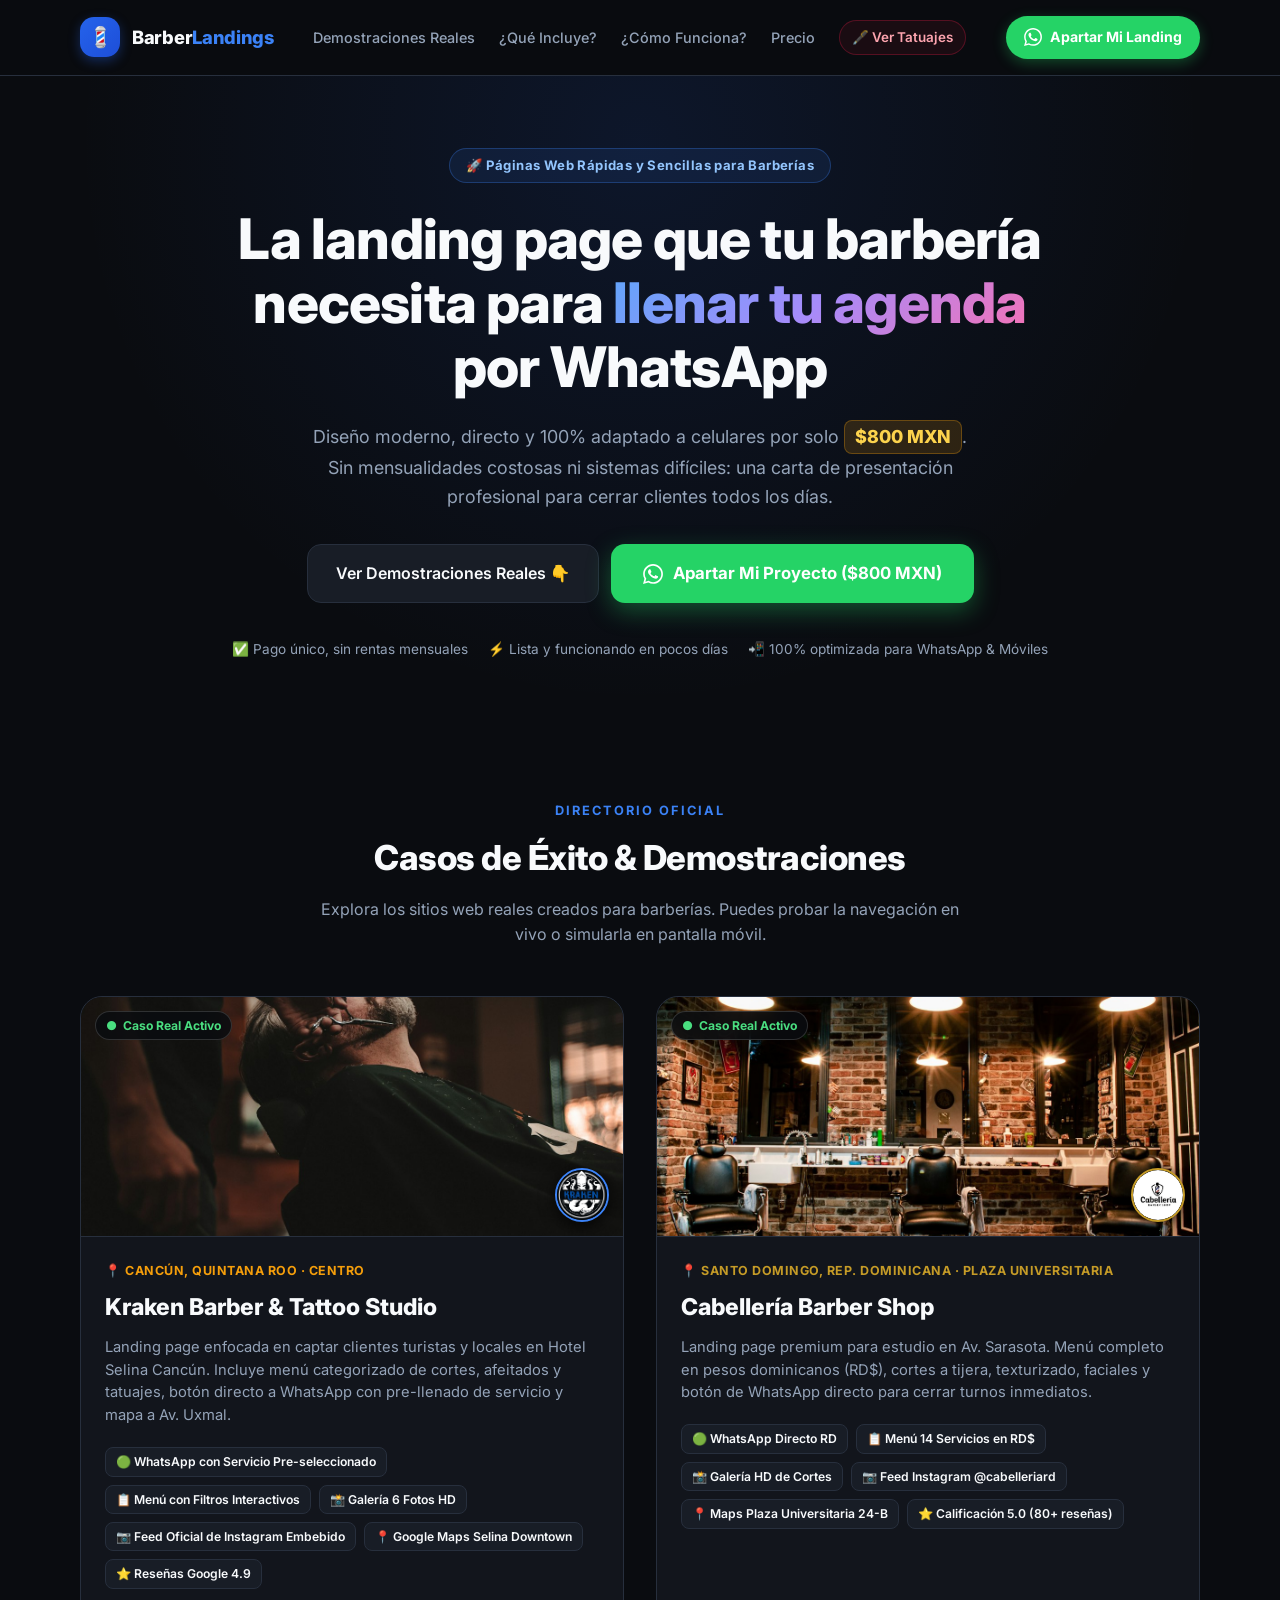
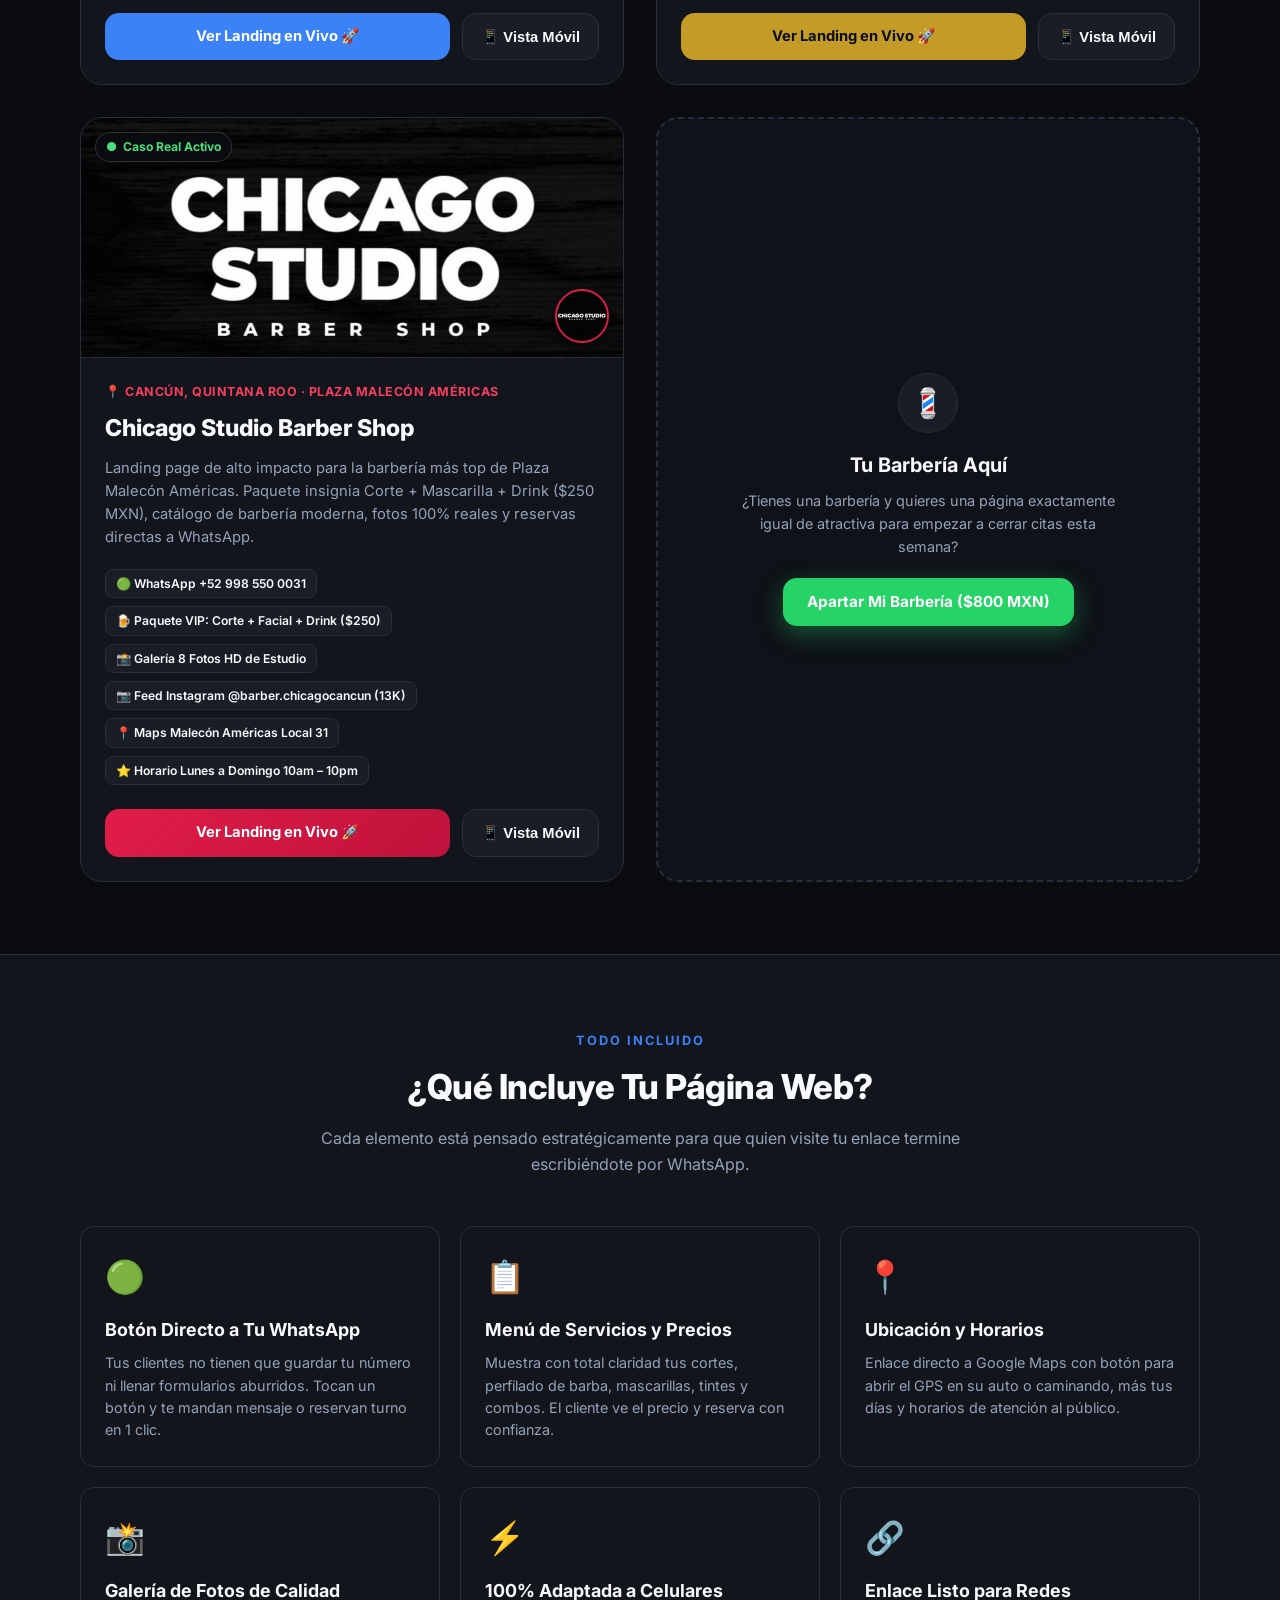
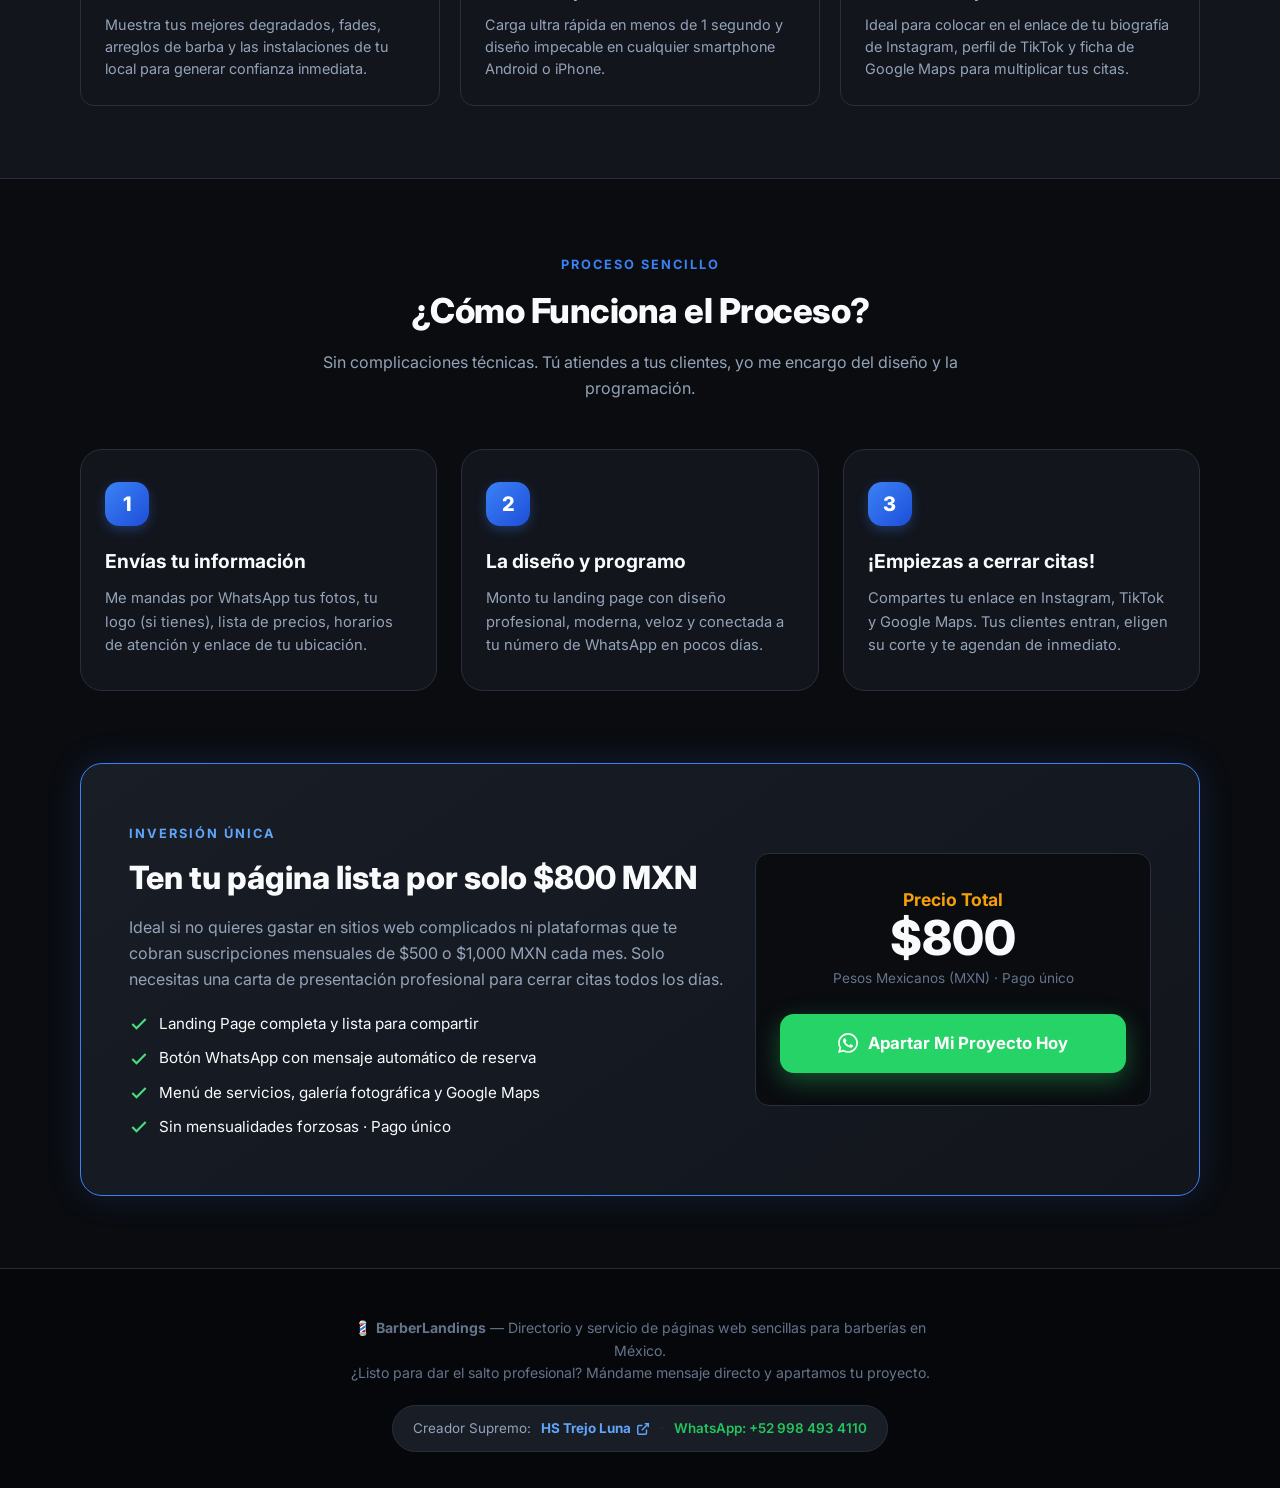
<file: index.html>
<!DOCTYPE html>
<html lang="es">
<head>
  <meta charset="UTF-8">
  <meta name="viewport" content="width=device-width, initial-scale=1.0">
  <title>Landing Pages para Barberías | Directorio de Demostraciones Reales ($800 MXN)</title>
  <meta name="description" content="Directorio de casos reales y servicio de páginas web sencillas, rápidas y modernas para barberías en México por solo $800 MXN. Cierra citas en WhatsApp todos los días.">
  <link rel="canonical" href="https://iwantdeveverything.github.io/landingbarbershops/">

  <!-- Open Graph / Facebook / WhatsApp -->
  <meta property="og:type" content="website">
  <meta property="og:url" content="https://iwantdeveverything.github.io/landingbarbershops/">
  <meta property="og:site_name" content="BarberLandings">
  <meta property="og:title" content="Landing Pages para Barberías | $800 MXN">
  <meta property="og:description" content="Páginas web sencillas y rápidas con botón directo a WhatsApp, menú de precios y Google Maps para barberías. Cierra citas todos los días.">
  <meta property="og:image" content="https://iwantdeveverything.github.io/landingbarbershops/sitios/kraken/assets/hero-barber.jpg">
  <meta property="og:image:secure_url" content="https://iwantdeveverything.github.io/landingbarbershops/sitios/kraken/assets/hero-barber.jpg">
  <meta property="og:image:type" content="image/jpeg">
  <meta property="og:image:width" content="1200">
  <meta property="og:image:height" content="675">
  <meta property="og:image:alt" content="Directorio de Landing Pages para Barberías">
  <meta property="og:locale" content="es_MX">

  <!-- Twitter / X -->
  <meta name="twitter:card" content="summary_large_image">
  <meta name="twitter:url" content="https://iwantdeveverything.github.io/landingbarbershops/">
  <meta name="twitter:title" content="Landing Pages para Barberías | $800 MXN">
  <meta name="twitter:description" content="Páginas web sencillas y rápidas con botón directo a WhatsApp, menú de precios y Google Maps para barberías.">
  <meta name="twitter:image" content="https://iwantdeveverything.github.io/landingbarbershops/sitios/kraken/assets/hero-barber.jpg">

  <!-- Favicon -->
  <link rel="icon" href="data:image/svg+xml,<svg xmlns=%22http://www.w3.org/2000/svg%22 viewBox=%220 0 100 100%22><text y=%22.9em%22 font-size=%2290%22>💈</text></svg>">
  <meta name="theme-color" content="#0a0c10">

  <!-- Google Fonts -->
  <link rel="preconnect" href="https://fonts.googleapis.com">
  <link rel="preconnect" href="https://fonts.gstatic.com" crossorigin>
  <link href="https://fonts.googleapis.com/css2?family=Inter:wght@400;500;600;700;800&family=Plus+Jakarta+Sans:wght@700;800&display=swap" rel="stylesheet">

  <link rel="stylesheet" href="css/style.css">
</head>
<body>

  <!-- Navigation -->
  <header class="site-nav">
    <div class="container nav-inner">
      <a href="#" class="nav-brand">
        <div class="brand-badge-icon">💈</div>
        <div class="nav-brand-title">Barber<span>Landings</span></div>
      </a>

      <nav class="nav-links">
        <a href="#demostraciones" class="nav-link">Demostraciones Reales</a>
        <a href="#que-incluye" class="nav-link">¿Qué Incluye?</a>
        <a href="#como-funciona" class="nav-link">¿Cómo Funciona?</a>
        <a href="#precio" class="nav-link">Precio</a>
        <a href="tatuajes/index.html" class="nav-switch-link">🖋️ Ver Tatuajes</a>
      </nav>

      <div class="nav-actions">
        <a href="https://wa.me/529984934110?text=Hola!%20Vi%20tu%20anuncio%20de%20Landings%20para%20Barber%C3%ADas%20por%20$800%20MXN%20y%20quiero%20hacer%20la%20m%C3%ADa." target="_blank" rel="noopener noreferrer" class="btn-nav-order">
          <svg width="18" height="18" viewBox="0 0 24 24" fill="currentColor">
            <path d="M.057 24l1.687-6.163c-1.041-1.804-1.588-3.849-1.587-5.946.003-6.556 5.338-11.891 11.893-11.891 3.181.001 6.167 1.24 8.413 3.488 2.245 2.248 3.481 5.236 3.48 8.414-.003 6.557-5.338 11.892-11.893 11.892-1.99-.001-3.951-.5-5.688-1.448l-6.305 1.654zm6.597-3.807c1.676.995 3.276 1.591 5.392 1.592 5.448 0 9.886-4.434 9.889-9.885.002-5.462-4.415-9.89-9.881-9.892-5.452 0-9.887 4.434-9.889 9.884-.001 2.225.651 3.891 1.746 5.634l-.999 3.648 3.742-.981zm11.387-5.464c-.074-.124-.272-.198-.57-.347-.297-.149-1.758-.868-2.031-.967-.272-.099-.47-.149-.669.149-.198.297-.768.967-.941 1.165-.173.198-.347.223-.644.074-.297-.149-1.255-.462-2.39-1.475-.883-.788-1.48-1.761-1.653-2.059-.173-.297-.018-.458.13-.606.134-.133.297-.347.446-.521.151-.172.2-.296.3-.495.099-.198.05-.372-.025-.521-.075-.148-.669-1.611-.916-2.206-.242-.579-.487-.501-.669-.51l-.57-.01c-.198 0-.52.074-.792.372s-1.04 1.016-1.04 2.479 1.065 2.876 1.213 3.074c.149.198 2.095 3.2 5.076 4.487.709.306 1.263.489 1.694.626.712.226 1.36.194 1.872.118.571-.085 1.758-.719 2.006-1.413.248-.695.248-1.29.173-1.414z"/>
          </svg>
          <span>Apartar Mi Landing</span>
        </a>
      </div>
    </div>
  </header>

  <!-- Hero Section -->
  <section class="hub-hero">
    <div class="container">
      <div class="hero-pill-badge">
        🚀 Páginas Web Rápidas y Sencillas para Barberías
      </div>

      <h1 class="hub-hero-title">
        La landing page que tu barbería necesita para <span class="gradient-text">llenar tu agenda</span> por WhatsApp
      </h1>

      <p class="hub-hero-desc">
        Diseño moderno, directo y 100% adaptado a celulares por solo <span class="price-callout">$800 MXN</span>. Sin mensualidades costosas ni sistemas difíciles: una carta de presentación profesional para cerrar clientes todos los días.
      </p>

      <div class="hero-btn-group">
        <a href="#demostraciones" class="btn-hero-demo">
          <span>Ver Demostraciones Reales 👇</span>
        </a>
        <a href="https://wa.me/529984934110?text=Hola!%20Quiero%20apartar%20mi%20landing%20page%20para%20barber%C3%ADa%20por%20$800%20MXN.%20%C2%BFMe%20das%20informaci%C3%B3n?" target="_blank" rel="noopener noreferrer" class="btn-hero-cta">
          <svg width="20" height="20" viewBox="0 0 24 24" fill="currentColor">
            <path d="M.057 24l1.687-6.163c-1.041-1.804-1.588-3.849-1.587-5.946.003-6.556 5.338-11.891 11.893-11.891 3.181.001 6.167 1.24 8.413 3.488 2.245 2.248 3.481 5.236 3.48 8.414-.003 6.557-5.338 11.892-11.893 11.892-1.99-.001-3.951-.5-5.688-1.448l-6.305 1.654zm6.597-3.807c1.676.995 3.276 1.591 5.392 1.592 5.448 0 9.886-4.434 9.889-9.885.002-5.462-4.415-9.89-9.881-9.892-5.452 0-9.887 4.434-9.889 9.884-.001 2.225.651 3.891 1.746 5.634l-.999 3.648 3.742-.981zm11.387-5.464c-.074-.124-.272-.198-.57-.347-.297-.149-1.758-.868-2.031-.967-.272-.099-.47-.149-.669.149-.198.297-.768.967-.941 1.165-.173.198-.347.223-.644.074-.297-.149-1.255-.462-2.39-1.475-.883-.788-1.48-1.761-1.653-2.059-.173-.297-.018-.458.13-.606.134-.133.297-.347.446-.521.151-.172.2-.296.3-.495.099-.198.05-.372-.025-.521-.075-.148-.669-1.611-.916-2.206-.242-.579-.487-.501-.669-.51l-.57-.01c-.198 0-.52.074-.792.372s-1.04 1.016-1.04 2.479 1.065 2.876 1.213 3.074c.149.198 2.095 3.2 5.076 4.487.709.306 1.263.489 1.694.626.712.226 1.36.194 1.872.118.571-.085 1.758-.719 2.006-1.413.248-.695.248-1.29.173-1.414z"/>
          </svg>
          <span>Apartar Mi Proyecto ($800 MXN)</span>
        </a>
      </div>

      <div class="hero-guarantees">
        <span>✅ Pago único, sin rentas mensuales</span>
        <span>⚡ Lista y funcionando en pocos días</span>
        <span>📲 100% optimizada para WhatsApp & Móviles</span>
      </div>
    </div>
  </section>

  <!-- Showcase / Demonstrations Section -->
  <section id="demostraciones" class="section">
    <div class="container">
      <div class="section-head">
        <span class="section-tag">Directorio Oficial</span>
        <h2 class="section-headline">Casos de Éxito & Demostraciones</h2>
        <p class="section-subtext">
          Explora los sitios web reales creados para barberías. Puedes probar la navegación en vivo o simularla en pantalla móvil.
        </p>
      </div>

      <div class="showcase-grid">
        <!-- Showcase Card 1: Kraken Barber & Tattoo Studio -->
        <article class="showcase-card">
          <div class="showcase-preview-wrap">
            <img src="sitios/kraken/assets/hero-barber.jpg" alt="Kraken Barber Studio en Cancún" class="showcase-preview-img">
            <div class="showcase-status-badge">
              <span>●</span> Caso Real Activo
            </div>
            <div class="showcase-logo-stamp">
              <img src="sitios/kraken/assets/logo.jpg" alt="Logo Oficial Kraken" class="showcase-logo-img">
            </div>
          </div>

          <div class="showcase-body">
            <div class="showcase-meta">
              <span>📍 Cancún, Quintana Roo · Centro</span>
            </div>
            <h3 class="showcase-title">Kraken Barber & Tattoo Studio</h3>
            <p class="showcase-desc">
              Landing page enfocada en captar clientes turistas y locales en Hotel Selina Cancún. Incluye menú categorizado de cortes, afeitados y tatuajes, botón directo a WhatsApp con pre-llenado de servicio y mapa a Av. Uxmal.
            </p>

            <div class="showcase-features-list">
              <span class="feature-tag">🟢 WhatsApp con Servicio Pre-seleccionado</span>
              <span class="feature-tag">📋 Menú con Filtros Interactivos</span>
              <span class="feature-tag">📸 Galería 6 Fotos HD</span>
              <span class="feature-tag">📷 Feed Oficial de Instagram Embebido</span>
              <span class="feature-tag">📍 Google Maps Selina Downtown</span>
              <span class="feature-tag">⭐ Reseñas Google 4.9</span>
            </div>

            <div class="showcase-actions">
              <a href="sitios/kraken/index.html" class="btn-view-demo" target="_blank">
                <span>Ver Landing en Vivo 🚀</span>
              </a>
              <button class="btn-simulate-mobile" data-demo-url="sitios/kraken/index.html" title="Probar en simulador de teléfono">
                <span>📱 Vista Móvil</span>
              </button>
            </div>
          </div>
        </article>

        <!-- Showcase Card 2: Cabellería Barber Shop -->
        <article class="showcase-card">
          <div class="showcase-preview-wrap">
            <img src="sitios/cabelleria/assets/hero-cabelleria.jpg" alt="Cabellería Barber Shop Santo Domingo" class="showcase-preview-img">
            <div class="showcase-status-badge">
              <span>●</span> Caso Real Activo
            </div>
            <div class="showcase-logo-stamp" style="border-color: #c59b27;">
              <img src="sitios/cabelleria/assets/logo.jpg" alt="Logo Cabellería" class="showcase-logo-img">
            </div>
          </div>

          <div class="showcase-body">
            <div class="showcase-meta" style="color: #c59b27;">
              <span>📍 Santo Domingo, Rep. Dominicana · Plaza Universitaria</span>
            </div>
            <h3 class="showcase-title">Cabellería Barber Shop</h3>
            <p class="showcase-desc">
              Landing page premium para estudio en Av. Sarasota. Menú completo en pesos dominicanos (RD$), cortes a tijera, texturizado, faciales y botón de WhatsApp directo para cerrar turnos inmediatos.
            </p>

            <div class="showcase-features-list">
              <span class="feature-tag">🟢 WhatsApp Directo RD</span>
              <span class="feature-tag">📋 Menú 14 Servicios en RD$</span>
              <span class="feature-tag">📸 Galería HD de Cortes</span>
              <span class="feature-tag">📷 Feed Instagram @cabelleriard</span>
              <span class="feature-tag">📍 Maps Plaza Universitaria 24-B</span>
              <span class="feature-tag">⭐ Calificación 5.0 (80+ reseñas)</span>
            </div>

            <div class="showcase-actions">
              <a href="sitios/cabelleria/index.html" class="btn-view-demo" target="_blank" style="background: #c59b27; color: #080e1a;">
                <span>Ver Landing en Vivo 🚀</span>
              </a>
              <button class="btn-simulate-mobile" data-demo-url="sitios/cabelleria/index.html" title="Probar en simulador de teléfono">
                <span>📱 Vista Móvil</span>
              </button>
            </div>
          </div>
        </article>

        <!-- Showcase Card 3: Chicago Studio Barber Shop Cancún -->
        <article class="showcase-card">
          <div class="showcase-preview-wrap">
            <img src="sitios/barberchicago/assets/hero-barber.jpg" alt="Chicago Studio Barber Shop Malecón Américas Cancún" class="showcase-preview-img">
            <div class="showcase-status-badge">
              <span>●</span> Caso Real Activo
            </div>
            <div class="showcase-logo-stamp" style="border-color: #e11d48;">
              <img src="sitios/barberchicago/assets/logo.jpg" alt="Logo Chicago Studio Barber Shop" class="showcase-logo-img">
            </div>
          </div>

          <div class="showcase-body">
            <div class="showcase-meta" style="color: #f43f5e;">
              <span>📍 Cancún, Quintana Roo · Plaza Malecón Américas</span>
            </div>
            <h3 class="showcase-title">Chicago Studio Barber Shop</h3>
            <p class="showcase-desc">
              Landing page de alto impacto para la barbería más top de Plaza Malecón Américas. Paquete insignia Corte + Mascarilla + Drink ($250 MXN), catálogo de barbería moderna, fotos 100% reales y reservas directas a WhatsApp.
            </p>

            <div class="showcase-features-list">
              <span class="feature-tag">🟢 WhatsApp +52 998 550 0031</span>
              <span class="feature-tag">🍺 Paquete VIP: Corte + Facial + Drink ($250)</span>
              <span class="feature-tag">📸 Galería 8 Fotos HD de Estudio</span>
              <span class="feature-tag">📷 Feed Instagram @barber.chicagocancun (13K)</span>
              <span class="feature-tag">📍 Maps Malecón Américas Local 31</span>
              <span class="feature-tag">⭐ Horario Lunes a Domingo 10am – 10pm</span>
            </div>

            <div class="showcase-actions">
              <a href="sitios/barberchicago/index.html" class="btn-view-demo" target="_blank" style="background: linear-gradient(135deg, #e11d48, #be123c); color: #ffffff;">
                <span>Ver Landing en Vivo 🚀</span>
              </a>
              <button class="btn-simulate-mobile" data-demo-url="sitios/barberchicago/index.html" title="Probar en simulador de teléfono">
                <span>📱 Vista Móvil</span>
              </button>
            </div>
          </div>
        </article>

        <!-- Placeholder Card 3: Upcoming Slot -->
        <article class="showcase-card placeholder">
          <div class="placeholder-icon">💈</div>
          <h4>Tu Barbería Aquí</h4>
          <p>
            ¿Tienes una barbería y quieres una página exactamente igual de atractiva para empezar a cerrar citas esta semana?
          </p>
          <a href="https://wa.me/529984934110?text=Hola!%20Quiero%20apartar%20el%20siguiente%20espacio%20para%20la%20landing%20page%20de%20mi%20barber%C3%ADa." target="_blank" rel="noopener noreferrer" class="btn-hero-cta" style="font-size: 0.95rem; padding: 12px 24px;">
            <span>Apartar Mi Barbería ($800 MXN)</span>
          </a>
        </article>
      </div>
    </div>
  </section>

  <!-- What's Included Section -->
  <section id="que-incluye" class="section" style="background: var(--bg-secondary); border-top: 1px solid var(--border-subtle); border-bottom: 1px solid var(--border-subtle);">
    <div class="container">
      <div class="section-head">
        <span class="section-tag">Todo Incluido</span>
        <h2 class="section-headline">¿Qué Incluye Tu Página Web?</h2>
        <p class="section-subtext">
          Cada elemento está pensado estratégicamente para que quien visite tu enlace termine escribiéndote por WhatsApp.
        </p>
      </div>

      <div class="features-grid-5">
        <div class="feature-box">
          <div class="feature-box-icon">🟢</div>
          <h4>Botón Directo a Tu WhatsApp</h4>
          <p>Tus clientes no tienen que guardar tu número ni llenar formularios aburridos. Tocan un botón y te mandan mensaje o reservan turno en 1 clic.</p>
        </div>

        <div class="feature-box">
          <div class="feature-box-icon">📋</div>
          <h4>Menú de Servicios y Precios</h4>
          <p>Muestra con total claridad tus cortes, perfilado de barba, mascarillas, tintes y combos. El cliente ve el precio y reserva con confianza.</p>
        </div>

        <div class="feature-box">
          <div class="feature-box-icon">📍</div>
          <h4>Ubicación y Horarios</h4>
          <p>Enlace directo a Google Maps con botón para abrir el GPS en su auto o caminando, más tus días y horarios de atención al público.</p>
        </div>

        <div class="feature-box">
          <div class="feature-box-icon">📸</div>
          <h4>Galería de Fotos de Calidad</h4>
          <p>Muestra tus mejores degradados, fades, arreglos de barba y las instalaciones de tu local para generar confianza inmediata.</p>
        </div>

        <div class="feature-box">
          <div class="feature-box-icon">⚡</div>
          <h4>100% Adaptada a Celulares</h4>
          <p>Carga ultra rápida en menos de 1 segundo y diseño impecable en cualquier smartphone Android o iPhone.</p>
        </div>

        <div class="feature-box">
          <div class="feature-box-icon">🔗</div>
          <h4>Enlace Listo para Redes</h4>
          <p>Ideal para colocar en el enlace de tu biografía de Instagram, perfil de TikTok y ficha de Google Maps para multiplicar tus citas.</p>
        </div>
      </div>
    </div>
  </section>

  <!-- How It Works Section -->
  <section id="como-funciona" class="section">
    <div class="container">
      <div class="section-head">
        <span class="section-tag">Proceso Sencillo</span>
        <h2 class="section-headline">¿Cómo Funciona el Proceso?</h2>
        <p class="section-subtext">
          Sin complicaciones técnicas. Tú atiendes a tus clientes, yo me encargo del diseño y la programación.
        </p>
      </div>

      <div class="steps-row">
        <div class="step-card">
          <div class="step-num">1</div>
          <h4>Envías tu información</h4>
          <p>Me mandas por WhatsApp tus fotos, tu logo (si tienes), lista de precios, horarios de atención y enlace de tu ubicación.</p>
        </div>

        <div class="step-card">
          <div class="step-num">2</div>
          <h4>La diseño y programo</h4>
          <p>Monto tu landing page con diseño profesional, moderna, veloz y conectada a tu número de WhatsApp en pocos días.</p>
        </div>

        <div class="step-card">
          <div class="step-num">3</div>
          <h4>¡Empiezas a cerrar citas!</h4>
          <p>Compartes tu enlace en Instagram, TikTok y Google Maps. Tus clientes entran, eligen su corte y te agendan de inmediato.</p>
        </div>
      </div>
    </div>
  </section>

  <!-- Pricing Offer Box -->
  <section id="precio" class="section" style="padding-top: 0;">
    <div class="container">
      <div class="pricing-banner">
        <div class="pricing-info">
          <span class="section-tag" style="color: #60a5fa;">Inversión Única</span>
          <h3>Ten tu página lista por solo $800 MXN</h3>
          <p>
            Ideal si no quieres gastar en sitios web complicados ni plataformas que te cobran suscripciones mensuales de $500 o $1,000 MXN cada mes. Solo necesitas una carta de presentación profesional para cerrar citas todos los días.
          </p>

          <ul class="pricing-checklist">
            <li>
              <svg width="20" height="20" viewBox="0 0 24 24" fill="none" stroke="currentColor" stroke-width="2.5">
                <polyline points="20 6 9 17 4 12"></polyline>
              </svg>
              <span>Landing Page completa y lista para compartir</span>
            </li>
            <li>
              <svg width="20" height="20" viewBox="0 0 24 24" fill="none" stroke="currentColor" stroke-width="2.5">
                <polyline points="20 6 9 17 4 12"></polyline>
              </svg>
              <span>Botón WhatsApp con mensaje automático de reserva</span>
            </li>
            <li>
              <svg width="20" height="20" viewBox="0 0 24 24" fill="none" stroke="currentColor" stroke-width="2.5">
                <polyline points="20 6 9 17 4 12"></polyline>
              </svg>
              <span>Menú de servicios, galería fotográfica y Google Maps</span>
            </li>
            <li>
              <svg width="20" height="20" viewBox="0 0 24 24" fill="none" stroke="currentColor" stroke-width="2.5">
                <polyline points="20 6 9 17 4 12"></polyline>
              </svg>
              <span>Sin mensualidades forzosas · Pago único</span>
            </li>
          </ul>
        </div>

        <div class="pricing-card-action">
          <div class="price-currency">Precio Total</div>
          <div class="price-tag-big">$800</div>
          <div class="price-sub">Pesos Mexicanos (MXN) · Pago único</div>

          <a href="https://wa.me/529984934110?text=Hola!%20Quiero%20apartar%20mi%20landing%20page%20para%20barber%C3%ADa%20por%20$800%20MXN." target="_blank" rel="noopener noreferrer" class="btn-hero-cta" style="width: 100%;">
            <svg width="20" height="20" viewBox="0 0 24 24" fill="currentColor">
              <path d="M.057 24l1.687-6.163c-1.041-1.804-1.588-3.849-1.587-5.946.003-6.556 5.338-11.891 11.893-11.891 3.181.001 6.167 1.24 8.413 3.488 2.245 2.248 3.481 5.236 3.48 8.414-.003 6.557-5.338 11.892-11.893 11.892-1.99-.001-3.951-.5-5.688-1.448l-6.305 1.654zm6.597-3.807c1.676.995 3.276 1.591 5.392 1.592 5.448 0 9.886-4.434 9.889-9.885.002-5.462-4.415-9.89-9.881-9.892-5.452 0-9.887 4.434-9.889 9.884-.001 2.225.651 3.891 1.746 5.634l-.999 3.648 3.742-.981zm11.387-5.464c-.074-.124-.272-.198-.57-.347-.297-.149-1.758-.868-2.031-.967-.272-.099-.47-.149-.669.149-.198.297-.768.967-.941 1.165-.173.198-.347.223-.644.074-.297-.149-1.255-.462-2.39-1.475-.883-.788-1.48-1.761-1.653-2.059-.173-.297-.018-.458.13-.606.134-.133.297-.347.446-.521.151-.172.2-.296.3-.495.099-.198.05-.372-.025-.521-.075-.148-.669-1.611-.916-2.206-.242-.579-.487-.501-.669-.51l-.57-.01c-.198 0-.52.074-.792.372s-1.04 1.016-1.04 2.479 1.065 2.876 1.213 3.074c.149.198 2.095 3.2 5.076 4.487.709.306 1.263.489 1.694.626.712.226 1.36.194 1.872.118.571-.085 1.758-.719 2.006-1.413.248-.695.248-1.29.173-1.414z"/>
            </svg>
            <span>Apartar Mi Proyecto Hoy</span>
          </a>
        </div>
      </div>
    </div>
  </section>

  <!-- Footer -->
  <footer class="hub-footer">
    <div class="container">
      <p class="footer-hub-text">
        💈 <strong>BarberLandings</strong> — Directorio y servicio de páginas web sencillas para barberías en México.<br>
        ¿Listo para dar el salto profesional? Mándame mensaje directo y apartamos tu proyecto.
      </p>
      <div class="footer-creator">
        <span>Creador Supremo:</span>
        <a href="https://hstrejoluna-monorepo-portfolio.vercel.app/es" target="_blank" rel="noopener noreferrer" class="creator-link">
          <strong>HS Trejo Luna</strong>
          <svg width="14" height="14" viewBox="0 0 24 24" fill="none" stroke="currentColor" stroke-width="2.5">
            <path d="M18 13v6a2 2 0 0 1-2 2H5a2 2 0 0 1-2-2V8a2 2 0 0 1 2-2h6"></path>
            <polyline points="15 3 21 3 21 9"></polyline>
            <line x1="10" y1="14" x2="21" y2="3"></line>
          </svg>
        </a>
        <span class="creator-sep">·</span>
        <a href="https://wa.me/529984934110" target="_blank" rel="noopener noreferrer" class="creator-whatsapp">
          WhatsApp: +52 998 493 4110
        </a>
      </div>
    </div>
  </footer>

  <!-- Phone Mockup Simulator Modal -->
  <div id="mobileModal" class="modal-overlay">
    <button id="closeModal" class="btn-close-modal" aria-label="Cerrar modal">&times;</button>
    <div class="phone-mockup-frame">
      <div class="phone-notch"></div>
      <iframe id="modalIframe" class="phone-iframe" title="Simulador Móvil de Landing"></iframe>
    </div>
  </div>

  <script src="js/main.js"></script>
</body>
</html>
</file>
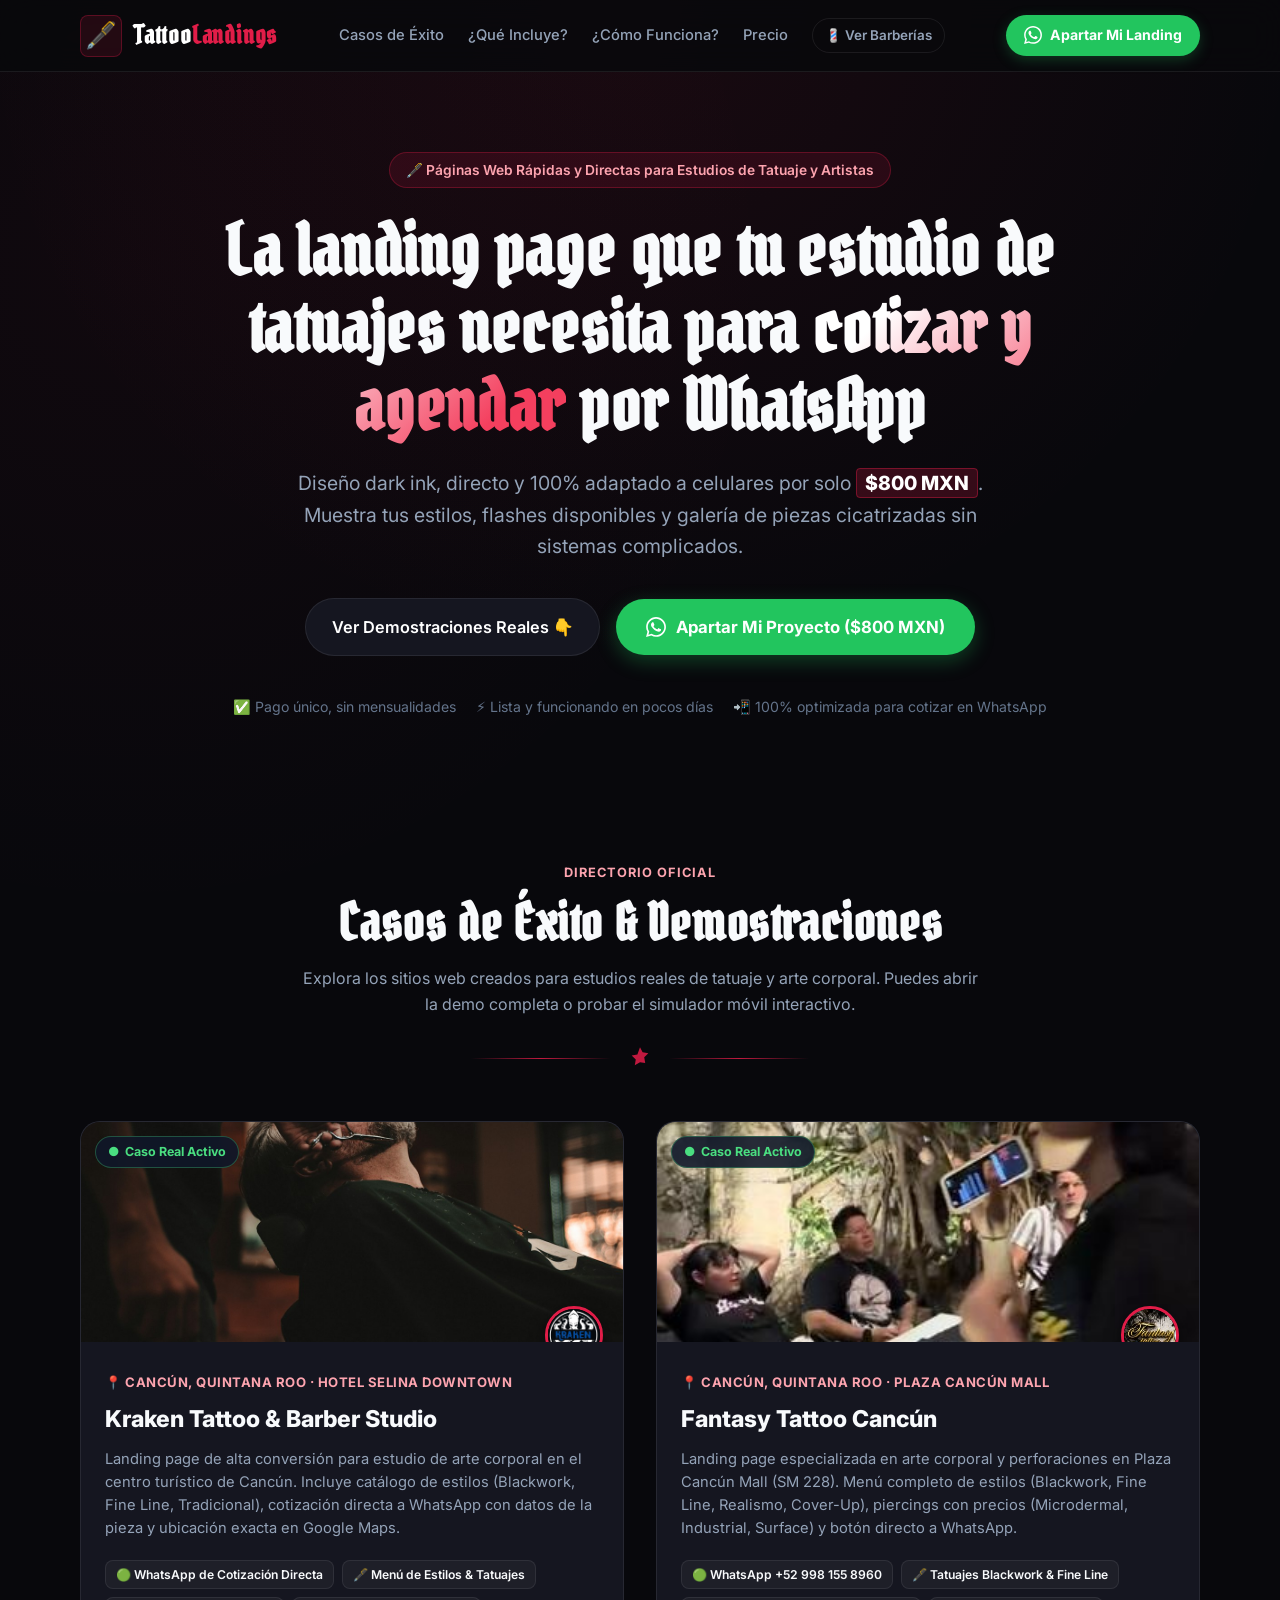
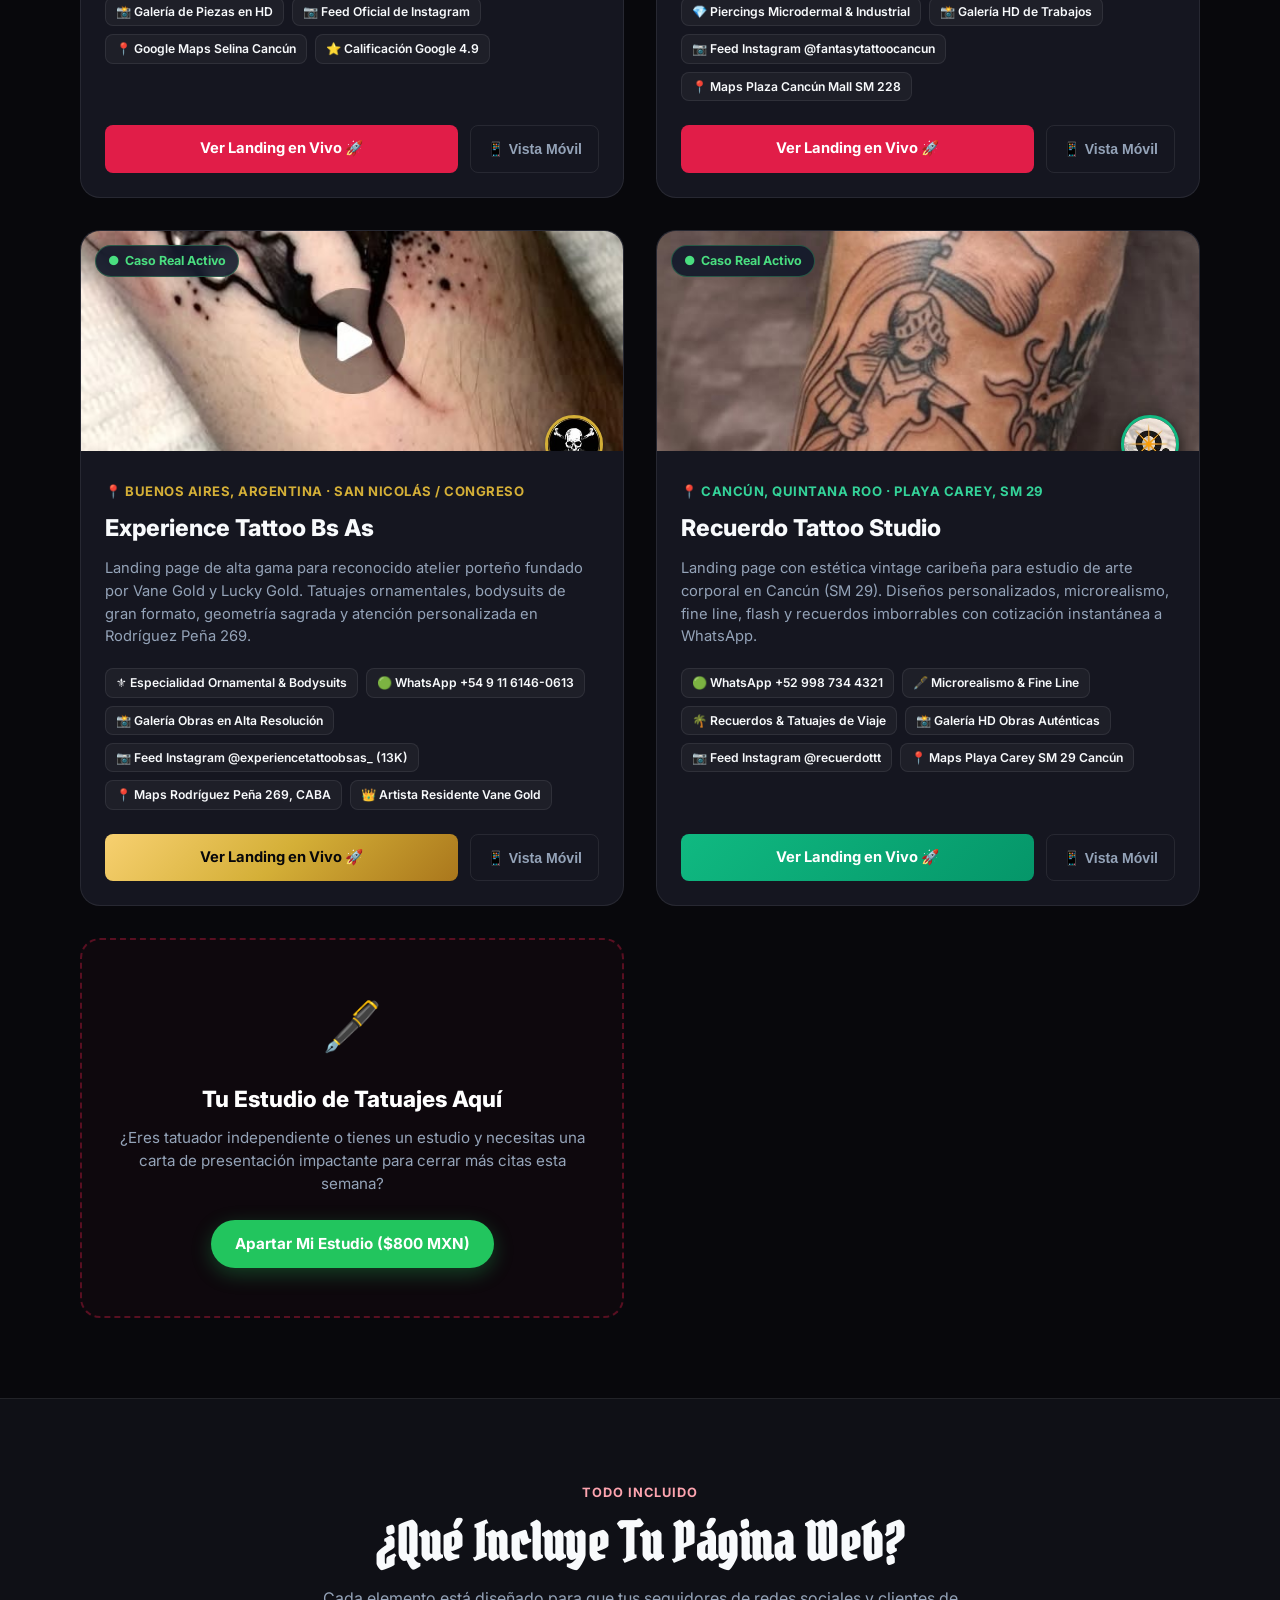
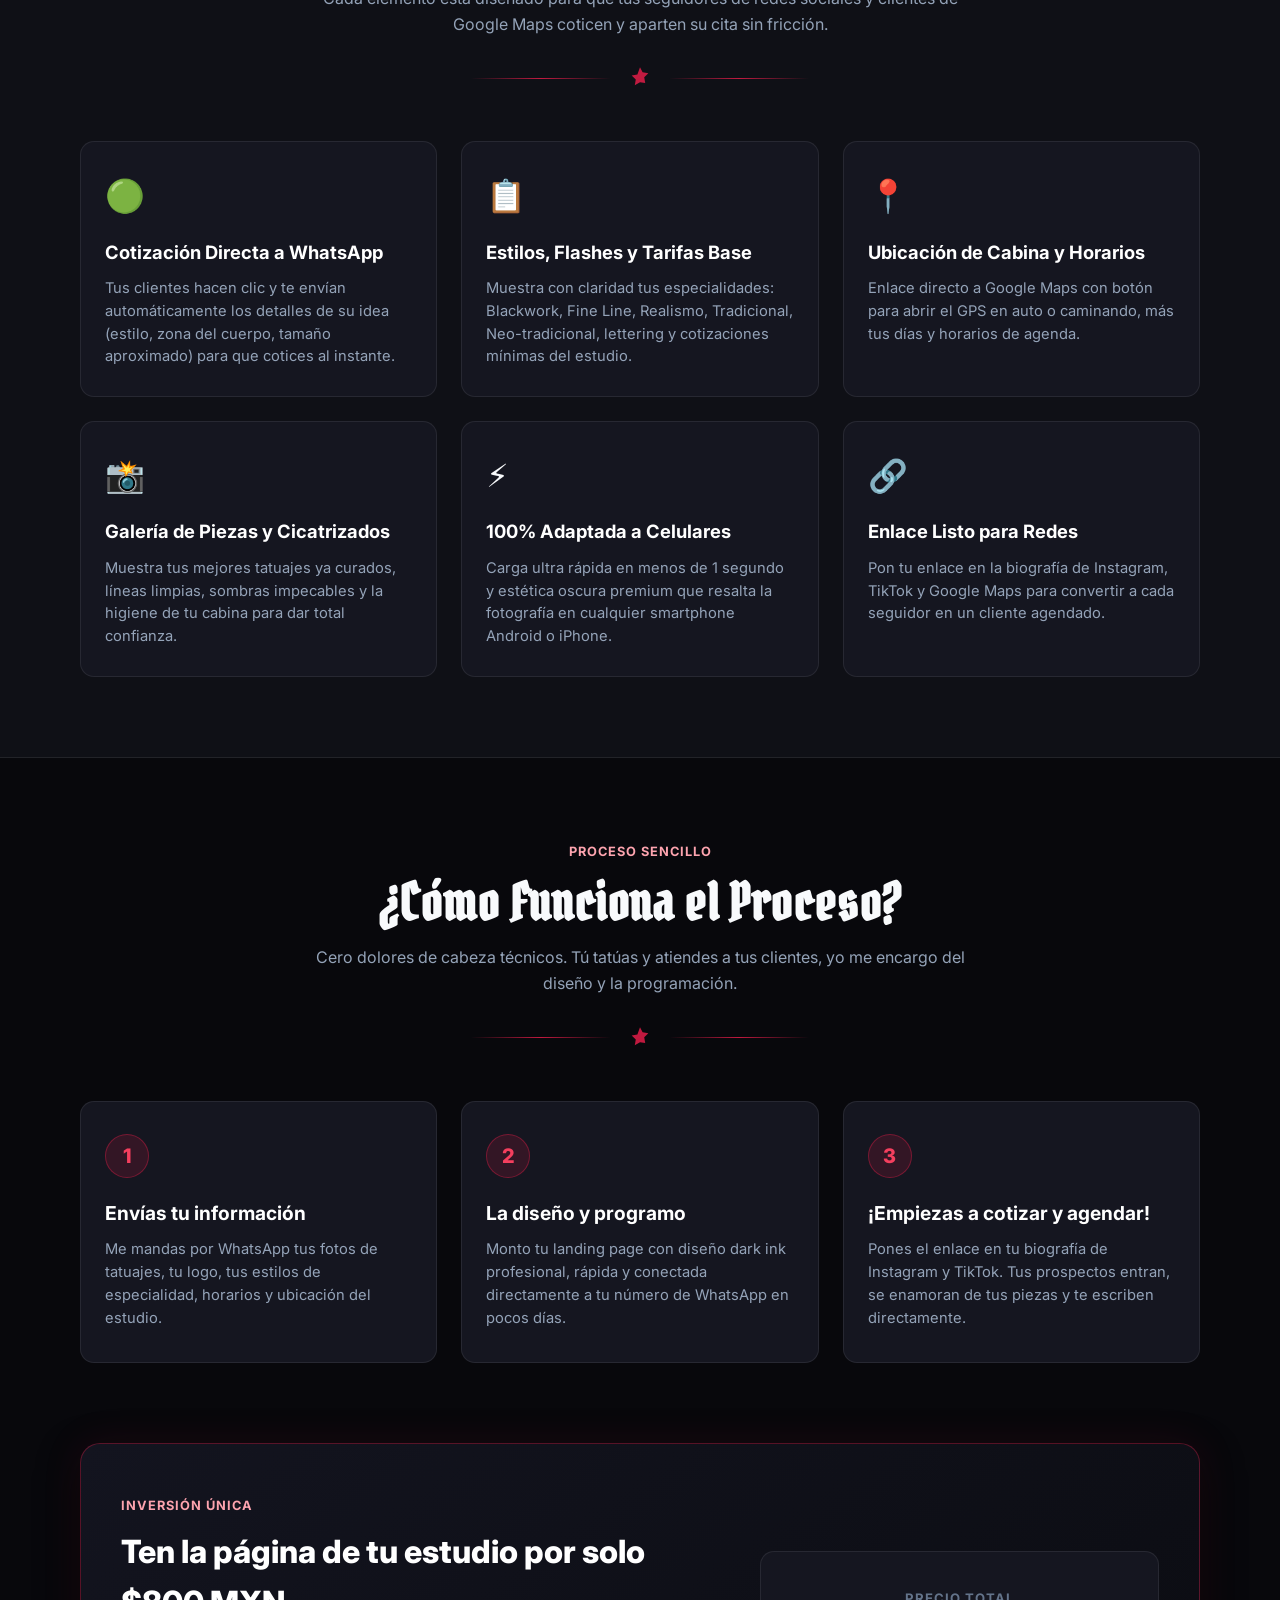
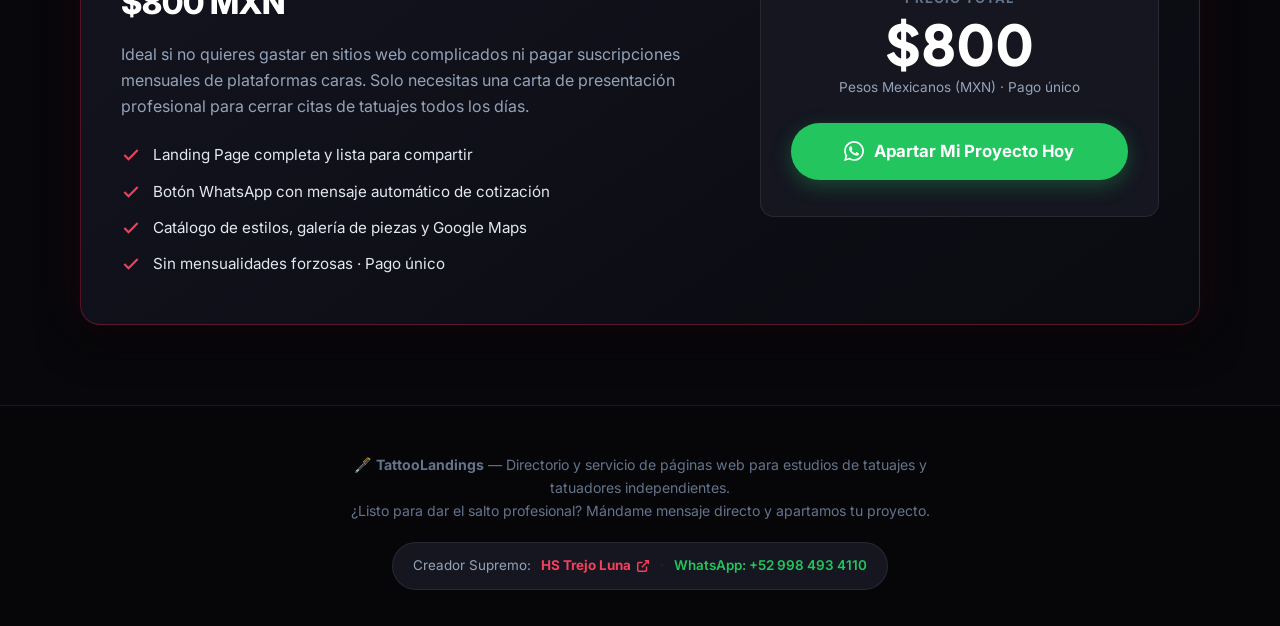
<file: tatuajes/index.html>
<!DOCTYPE html>
<html lang="es">
<head>
  <meta charset="UTF-8">
  <meta name="viewport" content="width=device-width, initial-scale=1.0">
  <title>Landing Pages para Estudios de Tatuaje | Directorio de Demostraciones Reales ($800 MXN)</title>
  <meta name="description" content="Directorio de casos reales y servicio de páginas web sencillas, rápidas y modernas para estudios de tatuajes y tatuadores por solo $800 MXN. Cotiza y cierra citas en WhatsApp todos los días.">
  <link rel="canonical" href="https://iwantdeveverything.github.io/landingbarbershops/tatuajes/">

  <!-- Open Graph / Facebook / WhatsApp -->
  <meta property="og:type" content="website">
  <meta property="og:url" content="https://iwantdeveverything.github.io/landingbarbershops/tatuajes/">
  <meta property="og:site_name" content="TattooLandings">
  <meta property="og:title" content="Landing Pages para Estudios de Tatuaje | $800 MXN">
  <meta property="og:description" content="Páginas web sencillas y rápidas para tatuadores: botón directo a WhatsApp para cotizar piezas, menú de estilos/flashes y Google Maps.">
  <meta property="og:image" content="https://iwantdeveverything.github.io/landingbarbershops/sitios/kraken/assets/hero-barber.jpg">
  <meta property="og:image:secure_url" content="https://iwantdeveverything.github.io/landingbarbershops/sitios/kraken/assets/hero-barber.jpg">
  <meta property="og:image:type" content="image/jpeg">
  <meta property="og:image:width" content="1200">
  <meta property="og:image:height" content="675">
  <meta property="og:image:alt" content="Directorio de Landing Pages para Estudios de Tatuaje">
  <meta property="og:locale" content="es_MX">

  <!-- Twitter / X -->
  <meta name="twitter:card" content="summary_large_image">
  <meta name="twitter:url" content="https://iwantdeveverything.github.io/landingbarbershops/tatuajes/">
  <meta name="twitter:title" content="Landing Pages para Estudios de Tatuaje | $800 MXN">
  <meta name="twitter:description" content="Páginas web sencillas y directas para cerrar citas de tatuajes por WhatsApp. Sin mensualidades.">
  <meta name="twitter:image" content="https://iwantdeveverything.github.io/landingbarbershops/sitios/kraken/assets/hero-barber.jpg">

  <!-- Favicon -->
  <link rel="icon" href="data:image/svg+xml,<svg xmlns=%22http://www.w3.org/2000/svg%22 viewBox=%220 0 100 100%22><text y=%22.9em%22 font-size=%2290%22>🖋️</text></svg>">
  <meta name="theme-color" content="#08080c">

  <!-- Google Fonts -->
  <link rel="preconnect" href="https://fonts.googleapis.com">
  <link rel="preconnect" href="https://fonts.gstatic.com" crossorigin>
  <link href="https://fonts.googleapis.com/css2?family=Cinzel+Decorative:wght@700;900&family=Pirata+One&family=Inter:wght@400;500;600;700;800&family=Plus+Jakarta+Sans:wght@700;800&display=swap" rel="stylesheet">

  <link rel="stylesheet" href="css/style.css">
</head>
<body>

  <!-- Navigation -->
  <header class="site-nav">
    <div class="container nav-inner">
      <a href="#" class="nav-brand">
        <div class="brand-badge-icon">🖋️</div>
        <div class="nav-brand-title">Tattoo<span>Landings</span></div>
      </a>

      <nav class="nav-links">
        <a href="#demostraciones" class="nav-link">Casos de Éxito</a>
        <a href="#que-incluye" class="nav-link">¿Qué Incluye?</a>
        <a href="#como-funciona" class="nav-link">¿Cómo Funciona?</a>
        <a href="#precio" class="nav-link">Precio</a>
        <a href="../index.html" class="nav-switch-link">💈 Ver Barberías</a>
      </nav>

      <div class="nav-actions">
        <a href="https://wa.me/529984934110?text=Hola!%20Vi%20tu%20anuncio%20de%20Landings%20para%20Estudios%20de%20Tatuaje%20por%20$800%20MXN%20y%20quiero%20hacer%20la%20m%C3%ADa." target="_blank" rel="noopener noreferrer" class="btn-nav-order">
          <svg width="18" height="18" viewBox="0 0 24 24" fill="currentColor">
            <path d="M.057 24l1.687-6.163c-1.041-1.804-1.588-3.849-1.587-5.946.003-6.556 5.338-11.891 11.893-11.891 3.181.001 6.167 1.24 8.413 3.488 2.245 2.248 3.481 5.236 3.48 8.414-.003 6.557-5.338 11.892-11.893 11.892-1.99-.001-3.951-.5-5.688-1.448l-6.305 1.654zm6.597-3.807c1.676.995 3.276 1.591 5.392 1.592 5.448 0 9.886-4.434 9.889-9.885.002-5.462-4.415-9.89-9.881-9.892-5.452 0-9.887 4.434-9.889 9.884-.001 2.225.651 3.891 1.746 5.634l-.999 3.648 3.742-.981zm11.387-5.464c-.074-.124-.272-.198-.57-.347-.297-.149-1.758-.868-2.031-.967-.272-.099-.47-.149-.669.149-.198.297-.768.967-.941 1.165-.173.198-.347.223-.644.074-.297-.149-1.255-.462-2.39-1.475-.883-.788-1.48-1.761-1.653-2.059-.173-.297-.018-.458.13-.606.134-.133.297-.347.446-.521.151-.172.2-.296.3-.495.099-.198.05-.372-.025-.521-.075-.148-.669-1.611-.916-2.206-.242-.579-.487-.501-.669-.51l-.57-.01c-.198 0-.52.074-.792.372s-1.04 1.016-1.04 2.479 1.065 2.876 1.213 3.074c.149.198 2.095 3.2 5.076 4.487.709.306 1.263.489 1.694.626.712.226 1.36.194 1.872.118.571-.085 1.758-.719 2.006-1.413.248-.695.248-1.29.173-1.414z"/>
          </svg>
          <span>Apartar Mi Landing</span>
        </a>
      </div>
    </div>
  </header>

  <!-- Hero Section -->
  <section class="hub-hero">
    <div class="container">
      <div class="hero-pill-badge">
        🖋️ Páginas Web Rápidas y Directas para Estudios de Tatuaje y Artistas
      </div>

      <h1 class="hub-hero-title">
        La landing page que tu estudio de tatuajes necesita para <span class="gradient-text">cotizar y agendar</span> por WhatsApp
      </h1>

      <p class="hub-hero-desc">
        Diseño dark ink, directo y 100% adaptado a celulares por solo <span class="price-callout">$800 MXN</span>. Muestra tus estilos, flashes disponibles y galería de piezas cicatrizadas sin sistemas complicados.
      </p>

      <div class="hero-btn-group">
        <a href="#demostraciones" class="btn-hero-demo">
          <span>Ver Demostraciones Reales 👇</span>
        </a>
        <a href="https://wa.me/529984934110?text=Hola!%20Quiero%20apartar%20mi%20landing%20page%20para%20estudio%20de%20tatuajes%20por%20$800%20MXN.%20%C2%BFMe%20das%20informaci%C3%B3n?" target="_blank" rel="noopener noreferrer" class="btn-hero-cta">
          <svg width="20" height="20" viewBox="0 0 24 24" fill="currentColor">
            <path d="M.057 24l1.687-6.163c-1.041-1.804-1.588-3.849-1.587-5.946.003-6.556 5.338-11.891 11.893-11.891 3.181.001 6.167 1.24 8.413 3.488 2.245 2.248 3.481 5.236 3.48 8.414-.003 6.557-5.338 11.892-11.893 11.892-1.99-.001-3.951-.5-5.688-1.448l-6.305 1.654zm6.597-3.807c1.676.995 3.276 1.591 5.392 1.592 5.448 0 9.886-4.434 9.889-9.885.002-5.462-4.415-9.89-9.881-9.892-5.452 0-9.887 4.434-9.889 9.884-.001 2.225.651 3.891 1.746 5.634l-.999 3.648 3.742-.981zm11.387-5.464c-.074-.124-.272-.198-.57-.347-.297-.149-1.758-.868-2.031-.967-.272-.099-.47-.149-.669.149-.198.297-.768.967-.941 1.165-.173.198-.347.223-.644.074-.297-.149-1.255-.462-2.39-1.475-.883-.788-1.48-1.761-1.653-2.059-.173-.297-.018-.458.13-.606.134-.133.297-.347.446-.521.151-.172.2-.296.3-.495.099-.198.05-.372-.025-.521-.075-.148-.669-1.611-.916-2.206-.242-.579-.487-.501-.669-.51l-.57-.01c-.198 0-.52.074-.792.372s-1.04 1.016-1.04 2.479 1.065 2.876 1.213 3.074c.149.198 2.095 3.2 5.076 4.487.709.306 1.263.489 1.694.626.712.226 1.36.194 1.872.118.571-.085 1.758-.719 2.006-1.413.248-.695.248-1.29.173-1.414z"/>
          </svg>
          <span>Apartar Mi Proyecto ($800 MXN)</span>
        </a>
      </div>

      <div class="hero-guarantees">
        <span>✅ Pago único, sin mensualidades</span>
        <span>⚡ Lista y funcionando en pocos días</span>
        <span>📲 100% optimizada para cotizar en WhatsApp</span>
      </div>
    </div>
  </section>

  <!-- Showcase / Demonstrations Section -->
  <section id="demostraciones" class="section">
    <div class="container">
      <div class="section-head">
        <span class="section-tag">Directorio Oficial</span>
        <h2 class="section-headline">Casos de Éxito & Demostraciones</h2>
        <p class="section-subtext">
          Explora los sitios web creados para estudios reales de tatuaje y arte corporal. Puedes abrir la demo completa o probar el simulador móvil interactivo.
        </p>
        <div class="tattoo-divider">
          <span class="tattoo-divider-line"></span>
          <svg class="tattoo-divider-icon" viewBox="0 0 24 24" fill="currentColor">
            <path d="M12 2l2.4 4.8 5.3.8-3.8 3.7.9 5.3L12 16l-4.8 2.6.9-5.3-3.8-3.7 5.3-.8L12 2z"/>
          </svg>
          <span class="tattoo-divider-line"></span>
        </div>
      </div>

      <div class="showcase-grid">
        <!-- Showcase Card 1: Kraken Tattoo & Barber Studio -->
        <article class="showcase-card">
          <div class="showcase-preview-wrap">
            <img src="../sitios/kraken/assets/hero-barber.jpg" alt="Kraken Tattoo Studio en Cancún" class="showcase-preview-img">
            <div class="showcase-status-badge">
              <span>●</span> Caso Real Activo
            </div>
            <div class="showcase-logo-stamp">
              <img src="../sitios/kraken/assets/logo.jpg" alt="Logo Oficial Kraken" class="showcase-logo-img">
            </div>
          </div>

          <div class="showcase-body">
            <div class="showcase-meta">
              <span>📍 Cancún, Quintana Roo · Hotel Selina Downtown</span>
            </div>
            <h3 class="showcase-title">Kraken Tattoo & Barber Studio</h3>
            <p class="showcase-desc">
              Landing page de alta conversión para estudio de arte corporal en el centro turístico de Cancún. Incluye catálogo de estilos (Blackwork, Fine Line, Tradicional), cotización directa a WhatsApp con datos de la pieza y ubicación exacta en Google Maps.
            </p>

            <div class="showcase-features-list">
              <span class="feature-tag">🟢 WhatsApp de Cotización Directa</span>
              <span class="feature-tag">🖋️ Menú de Estilos & Tatuajes</span>
              <span class="feature-tag">📸 Galería de Piezas en HD</span>
              <span class="feature-tag">📷 Feed Oficial de Instagram</span>
              <span class="feature-tag">📍 Google Maps Selina Cancún</span>
              <span class="feature-tag">⭐ Calificación Google 4.9</span>
            </div>

            <div class="showcase-actions">
              <a href="../sitios/kraken/index.html" class="btn-view-demo" target="_blank">
                <span>Ver Landing en Vivo 🚀</span>
              </a>
              <button class="btn-simulate-mobile" data-demo-url="../sitios/kraken/index.html" title="Probar en simulador de teléfono">
                <span>📱 Vista Móvil</span>
              </button>
            </div>
          </div>
        </article>

        <!-- Showcase Card 2: Fantasy Tattoo Cancún -->
        <article class="showcase-card">
          <div class="showcase-preview-wrap">
            <img src="../sitios/fantasytattoo/assets/hero-tattoo.jpg" alt="Fantasy Tattoo Cancún Mall" class="showcase-preview-img">
            <div class="showcase-status-badge">
              <span>●</span> Caso Real Activo
            </div>
            <div class="showcase-logo-stamp">
              <img src="../sitios/fantasytattoo/assets/logo.jpg" alt="Logo Fantasy Tattoo Cancún" class="showcase-logo-img">
            </div>
          </div>

          <div class="showcase-body">
            <div class="showcase-meta">
              <span>📍 Cancún, Quintana Roo · Plaza Cancún Mall</span>
            </div>
            <h3 class="showcase-title">Fantasy Tattoo Cancún</h3>
            <p class="showcase-desc">
              Landing page especializada en arte corporal y perforaciones en Plaza Cancún Mall (SM 228). Menú completo de estilos (Blackwork, Fine Line, Realismo, Cover-Up), piercings con precios (Microdermal, Industrial, Surface) y botón directo a WhatsApp.
            </p>

            <div class="showcase-features-list">
              <span class="feature-tag">🟢 WhatsApp +52 998 155 8960</span>
              <span class="feature-tag">🖋️ Tatuajes Blackwork & Fine Line</span>
              <span class="feature-tag">💎 Piercings Microdermal & Industrial</span>
              <span class="feature-tag">📸 Galería HD de Trabajos</span>
              <span class="feature-tag">📷 Feed Instagram @fantasytattoocancun</span>
              <span class="feature-tag">📍 Maps Plaza Cancún Mall SM 228</span>
            </div>

            <div class="showcase-actions">
              <a href="../sitios/fantasytattoo/index.html" class="btn-view-demo" target="_blank">
                <span>Ver Landing en Vivo 🚀</span>
              </a>
              <button class="btn-simulate-mobile" data-demo-url="../sitios/fantasytattoo/index.html" title="Probar en simulador de teléfono">
                <span>📱 Vista Móvil</span>
              </button>
            </div>
          </div>
        </article>

        <!-- Showcase Card 3: Experience Tattoo Bs As -->
        <article class="showcase-card">
          <div class="showcase-preview-wrap">
            <img src="../sitios/experiencetattoo/assets/hero-tattoo.jpg" alt="Experience Tattoo Bs As" class="showcase-preview-img">
            <div class="showcase-status-badge">
              <span>●</span> Caso Real Activo
            </div>
            <div class="showcase-logo-stamp" style="border-color: #d4af37;">
              <img src="../sitios/experiencetattoo/assets/logo.jpg" alt="Logo Experience Tattoo Bs As" class="showcase-logo-img">
            </div>
          </div>

          <div class="showcase-body">
            <div class="showcase-meta" style="color: #d4af37;">
              <span>📍 Buenos Aires, Argentina · San Nicolás / Congreso</span>
            </div>
            <h3 class="showcase-title">Experience Tattoo Bs As</h3>
            <p class="showcase-desc">
              Landing page de alta gama para reconocido atelier porteño fundado por Vane Gold y Lucky Gold. Tatuajes ornamentales, bodysuits de gran formato, geometría sagrada y atención personalizada en Rodríguez Peña 269.
            </p>

            <div class="showcase-features-list">
              <span class="feature-tag">⚜️ Especialidad Ornamental & Bodysuits</span>
              <span class="feature-tag">🟢 WhatsApp +54 9 11 6146-0613</span>
              <span class="feature-tag">📸 Galería Obras en Alta Resolución</span>
              <span class="feature-tag">📷 Feed Instagram @experiencetattoobsas_ (13K)</span>
              <span class="feature-tag">📍 Maps Rodríguez Peña 269, CABA</span>
              <span class="feature-tag">👑 Artista Residente Vane Gold</span>
            </div>

            <div class="showcase-actions">
              <a href="../sitios/experiencetattoo/index.html" class="btn-view-demo" target="_blank" style="background: linear-gradient(135deg, #f7d070, #d4af37, #aa771c); color: #07070a;">
                <span>Ver Landing en Vivo 🚀</span>
              </a>
              <button class="btn-simulate-mobile" data-demo-url="../sitios/experiencetattoo/index.html" title="Probar en simulador de teléfono">
                <span>📱 Vista Móvil</span>
              </button>
            </div>
          </div>
        </article>

        <!-- Showcase Card 4: Recuerdo Tattoo Studio Cancún -->
        <article class="showcase-card">
          <div class="showcase-preview-wrap">
            <img src="../sitios/recuerdotattoo/assets/hero-tattoo.jpg" alt="Recuerdo Tattoo Studio Cancún" class="showcase-preview-img">
            <div class="showcase-status-badge">
              <span>●</span> Caso Real Activo
            </div>
            <div class="showcase-logo-stamp" style="border-color: #10b981;">
              <img src="../sitios/recuerdotattoo/assets/logo.jpg" alt="Logo Recuerdo Tattoo Studio Cancún" class="showcase-logo-img">
            </div>
          </div>

          <div class="showcase-body">
            <div class="showcase-meta" style="color: #34d399;">
              <span>📍 Cancún, Quintana Roo · Playa Carey, SM 29</span>
            </div>
            <h3 class="showcase-title">Recuerdo Tattoo Studio</h3>
            <p class="showcase-desc">
              Landing page con estética vintage caribeña para estudio de arte corporal en Cancún (SM 29). Diseños personalizados, microrealismo, fine line, flash y recuerdos imborrables con cotización instantánea a WhatsApp.
            </p>

            <div class="showcase-features-list">
              <span class="feature-tag">🟢 WhatsApp +52 998 734 4321</span>
              <span class="feature-tag">🖋️ Microrealismo & Fine Line</span>
              <span class="feature-tag">🌴 Recuerdos & Tatuajes de Viaje</span>
              <span class="feature-tag">📸 Galería HD Obras Auténticas</span>
              <span class="feature-tag">📷 Feed Instagram @recuerdottt</span>
              <span class="feature-tag">📍 Maps Playa Carey SM 29 Cancún</span>
            </div>

            <div class="showcase-actions">
              <a href="../sitios/recuerdotattoo/index.html" class="btn-view-demo" target="_blank" style="background: linear-gradient(135deg, #10b981, #059669); color: #ffffff;">
                <span>Ver Landing en Vivo 🚀</span>
              </a>
              <button class="btn-simulate-mobile" data-demo-url="../sitios/recuerdotattoo/index.html" title="Probar en simulador de teléfono">
                <span>📱 Vista Móvil</span>
              </button>
            </div>
          </div>
        </article>

        <!-- Placeholder Card 4: Upcoming Slot -->
        <article class="showcase-card placeholder">
          <div class="placeholder-icon">🖋️</div>
          <h4>Tu Estudio de Tatuajes Aquí</h4>
          <p>
            ¿Eres tatuador independiente o tienes un estudio y necesitas una carta de presentación impactante para cerrar más citas esta semana?
          </p>
          <a href="https://wa.me/529984934110?text=Hola!%20Quiero%20apartar%20el%20siguiente%20espacio%20para%20la%20landing%20page%20de%20mi%20estudio%20de%20tatuajes." target="_blank" rel="noopener noreferrer" class="btn-hero-cta" style="font-size: 0.95rem; padding: 12px 24px;">
            <span>Apartar Mi Estudio ($800 MXN)</span>
          </a>
        </article>
      </div>
    </div>
  </section>

  <!-- What's Included Section -->
  <section id="que-incluye" class="section" style="background: var(--bg-secondary); border-top: 1px solid var(--border-subtle); border-bottom: 1px solid var(--border-subtle);">
    <div class="container">
      <div class="section-head">
        <span class="section-tag">Todo Incluido</span>
        <h2 class="section-headline">¿Qué Incluye Tu Página Web?</h2>
        <p class="section-subtext">
          Cada elemento está diseñado para que tus seguidores de redes sociales y clientes de Google Maps coticen y aparten su cita sin fricción.
        </p>
        <div class="tattoo-divider">
          <span class="tattoo-divider-line"></span>
          <svg class="tattoo-divider-icon" viewBox="0 0 24 24" fill="currentColor">
            <path d="M12 2l2.4 4.8 5.3.8-3.8 3.7.9 5.3L12 16l-4.8 2.6.9-5.3-3.8-3.7 5.3-.8L12 2z"/>
          </svg>
          <span class="tattoo-divider-line"></span>
        </div>
      </div>

      <div class="features-grid-5">
        <div class="feature-box">
          <div class="feature-box-icon">🟢</div>
          <h4>Cotización Directa a WhatsApp</h4>
          <p>Tus clientes hacen clic y te envían automáticamente los detalles de su idea (estilo, zona del cuerpo, tamaño aproximado) para que cotices al instante.</p>
        </div>

        <div class="feature-box">
          <div class="feature-box-icon">📋</div>
          <h4>Estilos, Flashes y Tarifas Base</h4>
          <p>Muestra con claridad tus especialidades: Blackwork, Fine Line, Realismo, Tradicional, Neo-tradicional, lettering y cotizaciones mínimas del estudio.</p>
        </div>

        <div class="feature-box">
          <div class="feature-box-icon">📍</div>
          <h4>Ubicación de Cabina y Horarios</h4>
          <p>Enlace directo a Google Maps con botón para abrir el GPS en auto o caminando, más tus días y horarios de agenda.</p>
        </div>

        <div class="feature-box">
          <div class="feature-box-icon">📸</div>
          <h4>Galería de Piezas y Cicatrizados</h4>
          <p>Muestra tus mejores tatuajes ya curados, líneas limpias, sombras impecables y la higiene de tu cabina para dar total confianza.</p>
        </div>

        <div class="feature-box">
          <div class="feature-box-icon">⚡</div>
          <h4>100% Adaptada a Celulares</h4>
          <p>Carga ultra rápida en menos de 1 segundo y estética oscura premium que resalta la fotografía en cualquier smartphone Android o iPhone.</p>
        </div>

        <div class="feature-box">
          <div class="feature-box-icon">🔗</div>
          <h4>Enlace Listo para Redes</h4>
          <p>Pon tu enlace en la biografía de Instagram, TikTok y Google Maps para convertir a cada seguidor en un cliente agendado.</p>
        </div>
      </div>
    </div>
  </section>

  <!-- How It Works Section -->
  <section id="como-funciona" class="section">
    <div class="container">
      <div class="section-head">
        <span class="section-tag">Proceso Sencillo</span>
        <h2 class="section-headline">¿Cómo Funciona el Proceso?</h2>
        <p class="section-subtext">
          Cero dolores de cabeza técnicos. Tú tatúas y atiendes a tus clientes, yo me encargo del diseño y la programación.
        </p>
        <div class="tattoo-divider">
          <span class="tattoo-divider-line"></span>
          <svg class="tattoo-divider-icon" viewBox="0 0 24 24" fill="currentColor">
            <path d="M12 2l2.4 4.8 5.3.8-3.8 3.7.9 5.3L12 16l-4.8 2.6.9-5.3-3.8-3.7 5.3-.8L12 2z"/>
          </svg>
          <span class="tattoo-divider-line"></span>
        </div>
      </div>

      <div class="steps-row">
        <div class="step-card">
          <div class="step-num">1</div>
          <h4>Envías tu información</h4>
          <p>Me mandas por WhatsApp tus fotos de tatuajes, tu logo, tus estilos de especialidad, horarios y ubicación del estudio.</p>
        </div>

        <div class="step-card">
          <div class="step-num">2</div>
          <h4>La diseño y programo</h4>
          <p>Monto tu landing page con diseño dark ink profesional, rápida y conectada directamente a tu número de WhatsApp en pocos días.</p>
        </div>

        <div class="step-card">
          <div class="step-num">3</div>
          <h4>¡Empiezas a cotizar y agendar!</h4>
          <p>Pones el enlace en tu biografía de Instagram y TikTok. Tus prospectos entran, se enamoran de tus piezas y te escriben directamente.</p>
        </div>
      </div>
    </div>
  </section>

  <!-- Pricing Offer Box -->
  <section id="precio" class="section" style="padding-top: 0;">
    <div class="container">
      <div class="pricing-banner">
        <div class="pricing-info">
          <span class="section-tag">Inversión Única</span>
          <h3>Ten la página de tu estudio por solo $800 MXN</h3>
          <p>
            Ideal si no quieres gastar en sitios web complicados ni pagar suscripciones mensuales de plataformas caras. Solo necesitas una carta de presentación profesional para cerrar citas de tatuajes todos los días.
          </p>

          <ul class="pricing-checklist">
            <li>
              <svg width="20" height="20" viewBox="0 0 24 24" fill="none" stroke="currentColor" stroke-width="2.5">
                <polyline points="20 6 9 17 4 12"></polyline>
              </svg>
              <span>Landing Page completa y lista para compartir</span>
            </li>
            <li>
              <svg width="20" height="20" viewBox="0 0 24 24" fill="none" stroke="currentColor" stroke-width="2.5">
                <polyline points="20 6 9 17 4 12"></polyline>
              </svg>
              <span>Botón WhatsApp con mensaje automático de cotización</span>
            </li>
            <li>
              <svg width="20" height="20" viewBox="0 0 24 24" fill="none" stroke="currentColor" stroke-width="2.5">
                <polyline points="20 6 9 17 4 12"></polyline>
              </svg>
              <span>Catálogo de estilos, galería de piezas y Google Maps</span>
            </li>
            <li>
              <svg width="20" height="20" viewBox="0 0 24 24" fill="none" stroke="currentColor" stroke-width="2.5">
                <polyline points="20 6 9 17 4 12"></polyline>
              </svg>
              <span>Sin mensualidades forzosas · Pago único</span>
            </li>
          </ul>
        </div>

        <div class="pricing-card-action">
          <div class="price-currency">Precio Total</div>
          <div class="price-tag-big">$800</div>
          <div class="price-sub">Pesos Mexicanos (MXN) · Pago único</div>

          <a href="https://wa.me/529984934110?text=Hola!%20Quiero%20apartar%20mi%20landing%20page%20para%20estudio%20de%20tatuajes%20por%20$800%20MXN." target="_blank" rel="noopener noreferrer" class="btn-hero-cta" style="width: 100%;">
            <svg width="20" height="20" viewBox="0 0 24 24" fill="currentColor">
              <path d="M.057 24l1.687-6.163c-1.041-1.804-1.588-3.849-1.587-5.946.003-6.556 5.338-11.891 11.893-11.891 3.181.001 6.167 1.24 8.413 3.488 2.245 2.248 3.481 5.236 3.48 8.414-.003 6.557-5.338 11.892-11.893 11.892-1.99-.001-3.951-.5-5.688-1.448l-6.305 1.654zm6.597-3.807c1.676.995 3.276 1.591 5.392 1.592 5.448 0 9.886-4.434 9.889-9.885.002-5.462-4.415-9.89-9.881-9.892-5.452 0-9.887 4.434-9.889 9.884-.001 2.225.651 3.891 1.746 5.634l-.999 3.648 3.742-.981zm11.387-5.464c-.074-.124-.272-.198-.57-.347-.297-.149-1.758-.868-2.031-.967-.272-.099-.47-.149-.669.149-.198.297-.768.967-.941 1.165-.173.198-.347.223-.644.074-.297-.149-1.255-.462-2.39-1.475-.883-.788-1.48-1.761-1.653-2.059-.173-.297-.018-.458.13-.606.134-.133.297-.347.446-.521.151-.172.2-.296.3-.495.099-.198.05-.372-.025-.521-.075-.148-.669-1.611-.916-2.206-.242-.579-.487-.501-.669-.51l-.57-.01c-.198 0-.52.074-.792.372s-1.04 1.016-1.04 2.479 1.065 2.876 1.213 3.074c.149.198 2.095 3.2 5.076 4.487.709.306 1.263.489 1.694.626.712.226 1.36.194 1.872.118.571-.085 1.758-.719 2.006-1.413.248-.695.248-1.29.173-1.414z"/>
            </svg>
            <span>Apartar Mi Proyecto Hoy</span>
          </a>
        </div>
      </div>
    </div>
  </section>

  <!-- Footer -->
  <footer class="hub-footer">
    <div class="container">
      <p class="footer-hub-text">
        🖋️ <strong>TattooLandings</strong> — Directorio y servicio de páginas web para estudios de tatuajes y tatuadores independientes.<br>
        ¿Listo para dar el salto profesional? Mándame mensaje directo y apartamos tu proyecto.
      </p>
      <div class="footer-creator">
        <span>Creador Supremo:</span>
        <a href="https://hstrejoluna-monorepo-portfolio.vercel.app/es" target="_blank" rel="noopener noreferrer" class="creator-link">
          <strong>HS Trejo Luna</strong>
          <svg width="14" height="14" viewBox="0 0 24 24" fill="none" stroke="currentColor" stroke-width="2.5">
            <path d="M18 13v6a2 2 0 0 1-2 2H5a2 2 0 0 1-2-2V8a2 2 0 0 1 2-2h6"></path>
            <polyline points="15 3 21 3 21 9"></polyline>
            <line x1="10" y1="14" x2="21" y2="3"></line>
          </svg>
        </a>
        <span class="creator-sep">·</span>
        <a href="https://wa.me/529984934110" target="_blank" rel="noopener noreferrer" class="creator-whatsapp">
          WhatsApp: +52 998 493 4110
        </a>
      </div>
    </div>
  </footer>

  <!-- Phone Mockup Simulator Modal -->
  <div id="mobileModal" class="modal-overlay">
    <button id="closeModal" class="btn-close-modal" aria-label="Cerrar modal">&times;</button>
    <div class="phone-mockup-frame">
      <div class="phone-notch"></div>
      <iframe id="modalIframe" class="phone-iframe" title="Simulador Móvil de Landing"></iframe>
    </div>
  </div>

  <script src="js/main.js"></script>
</body>
</html>
</file>
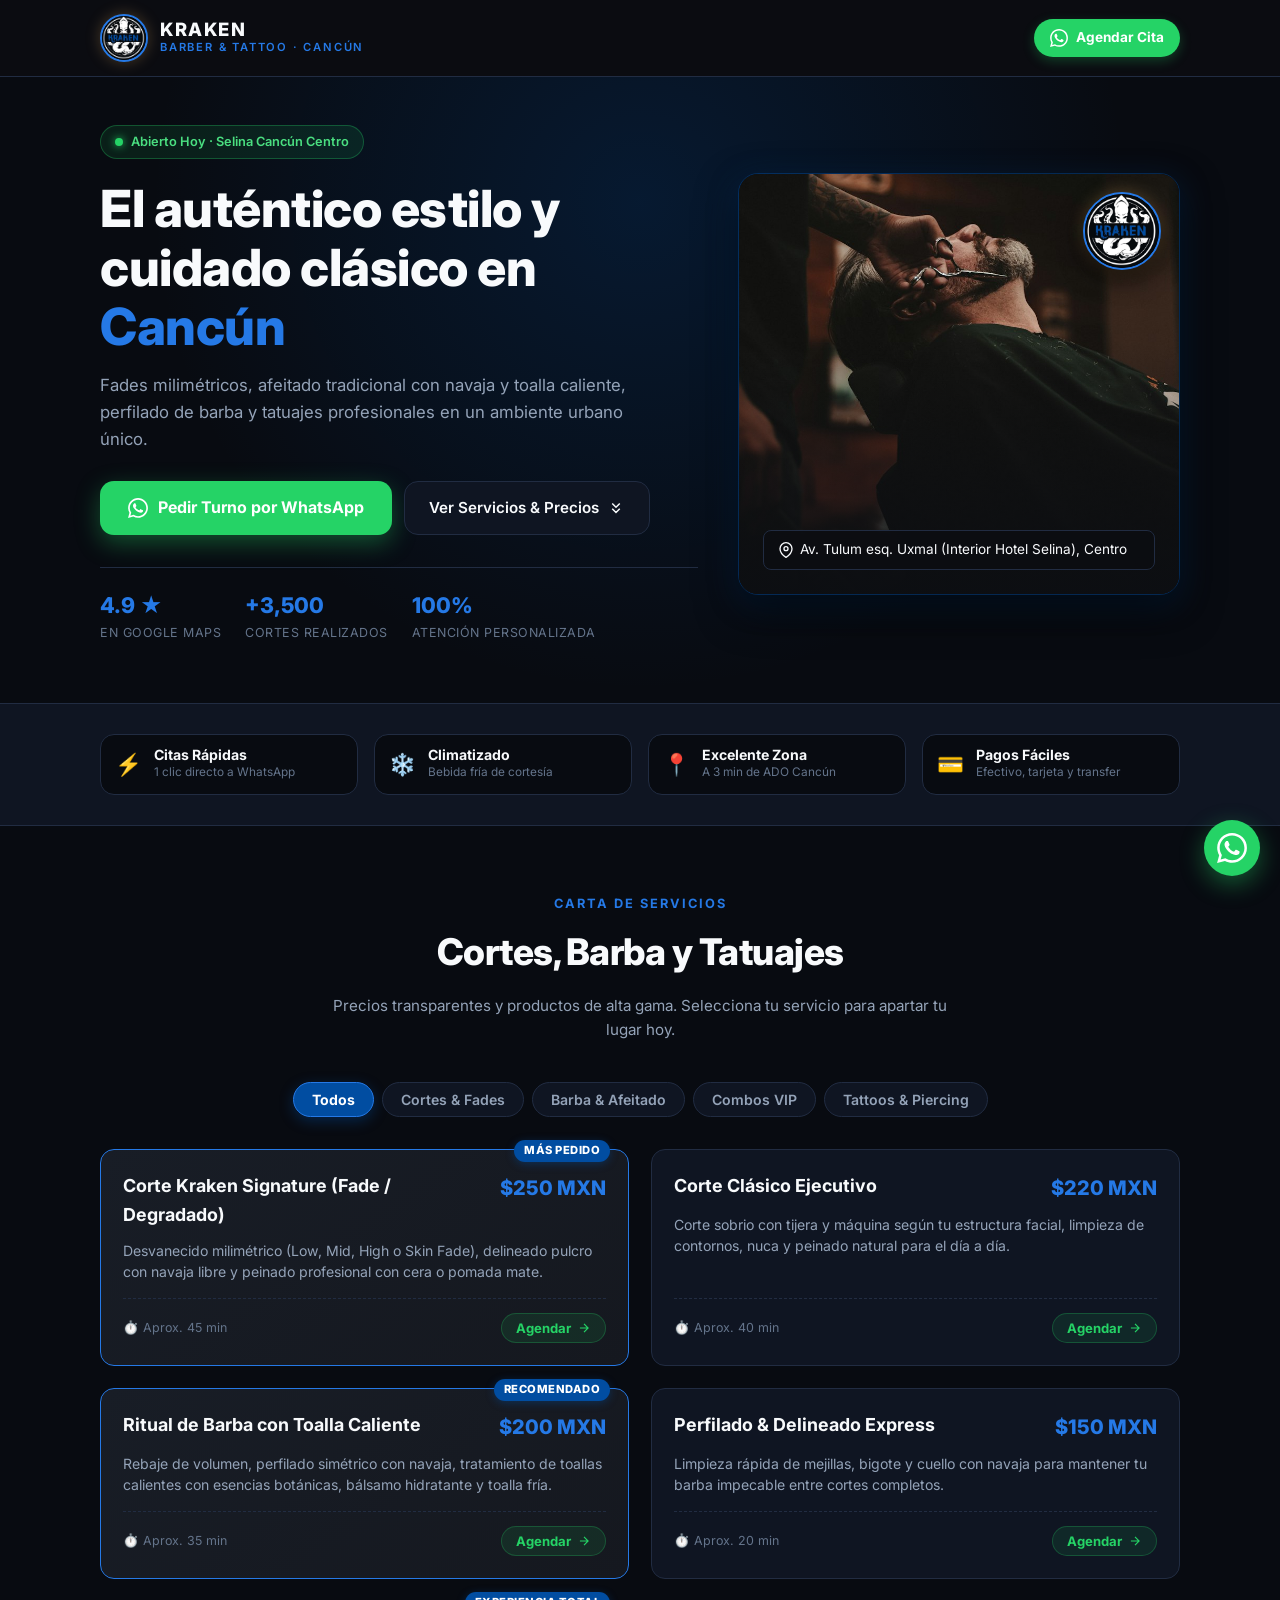
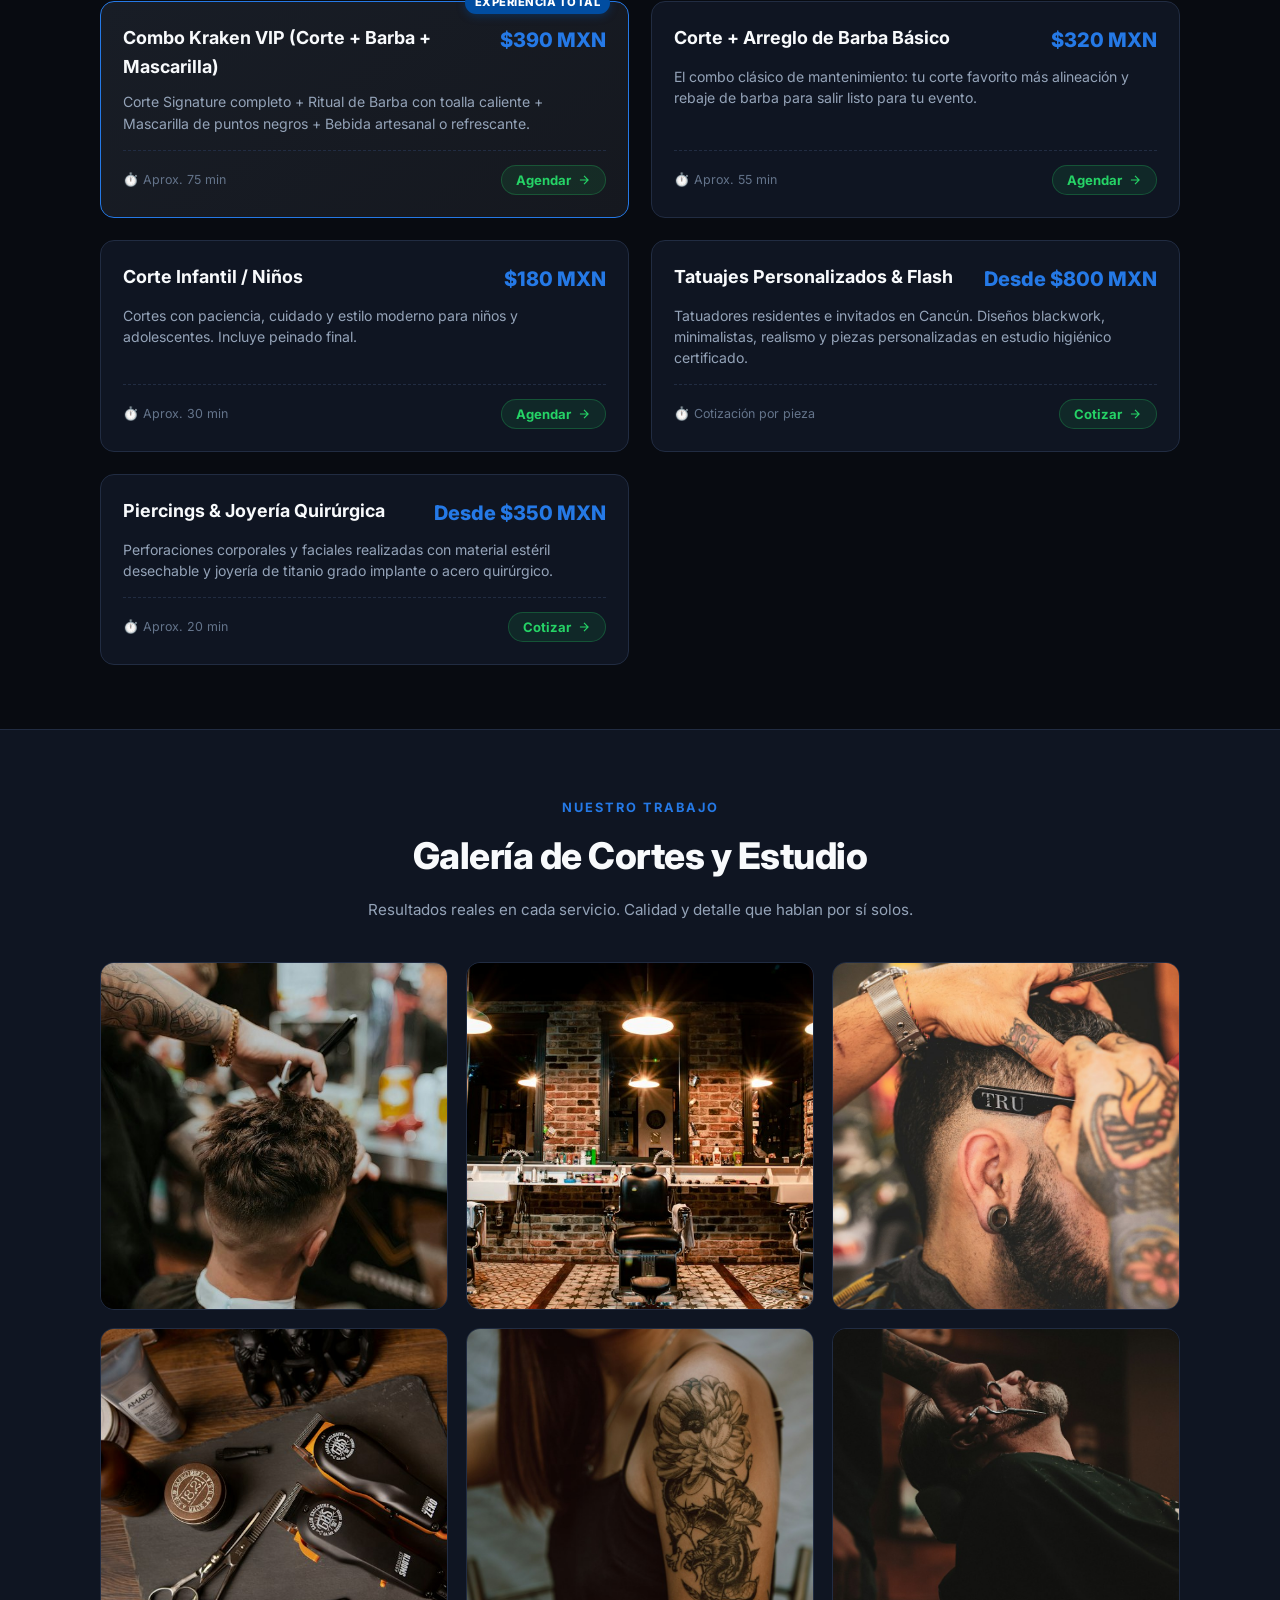
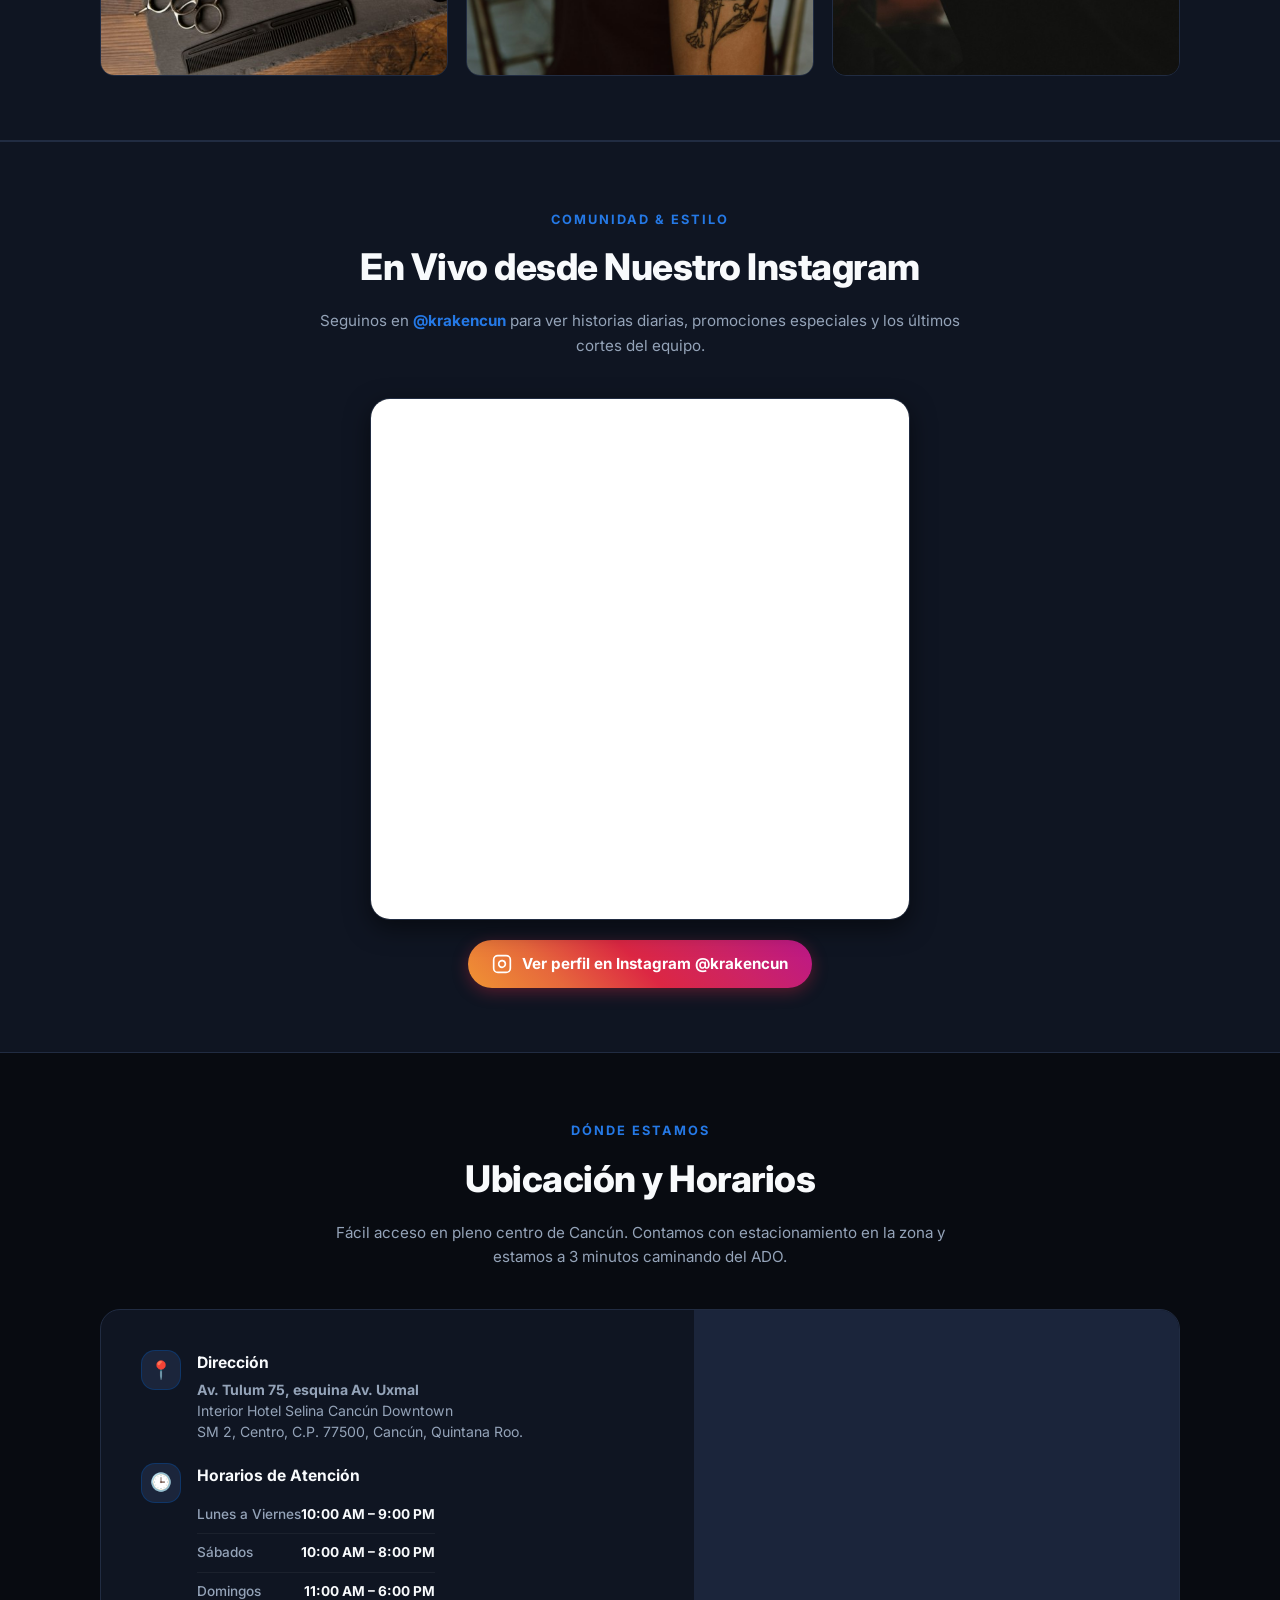
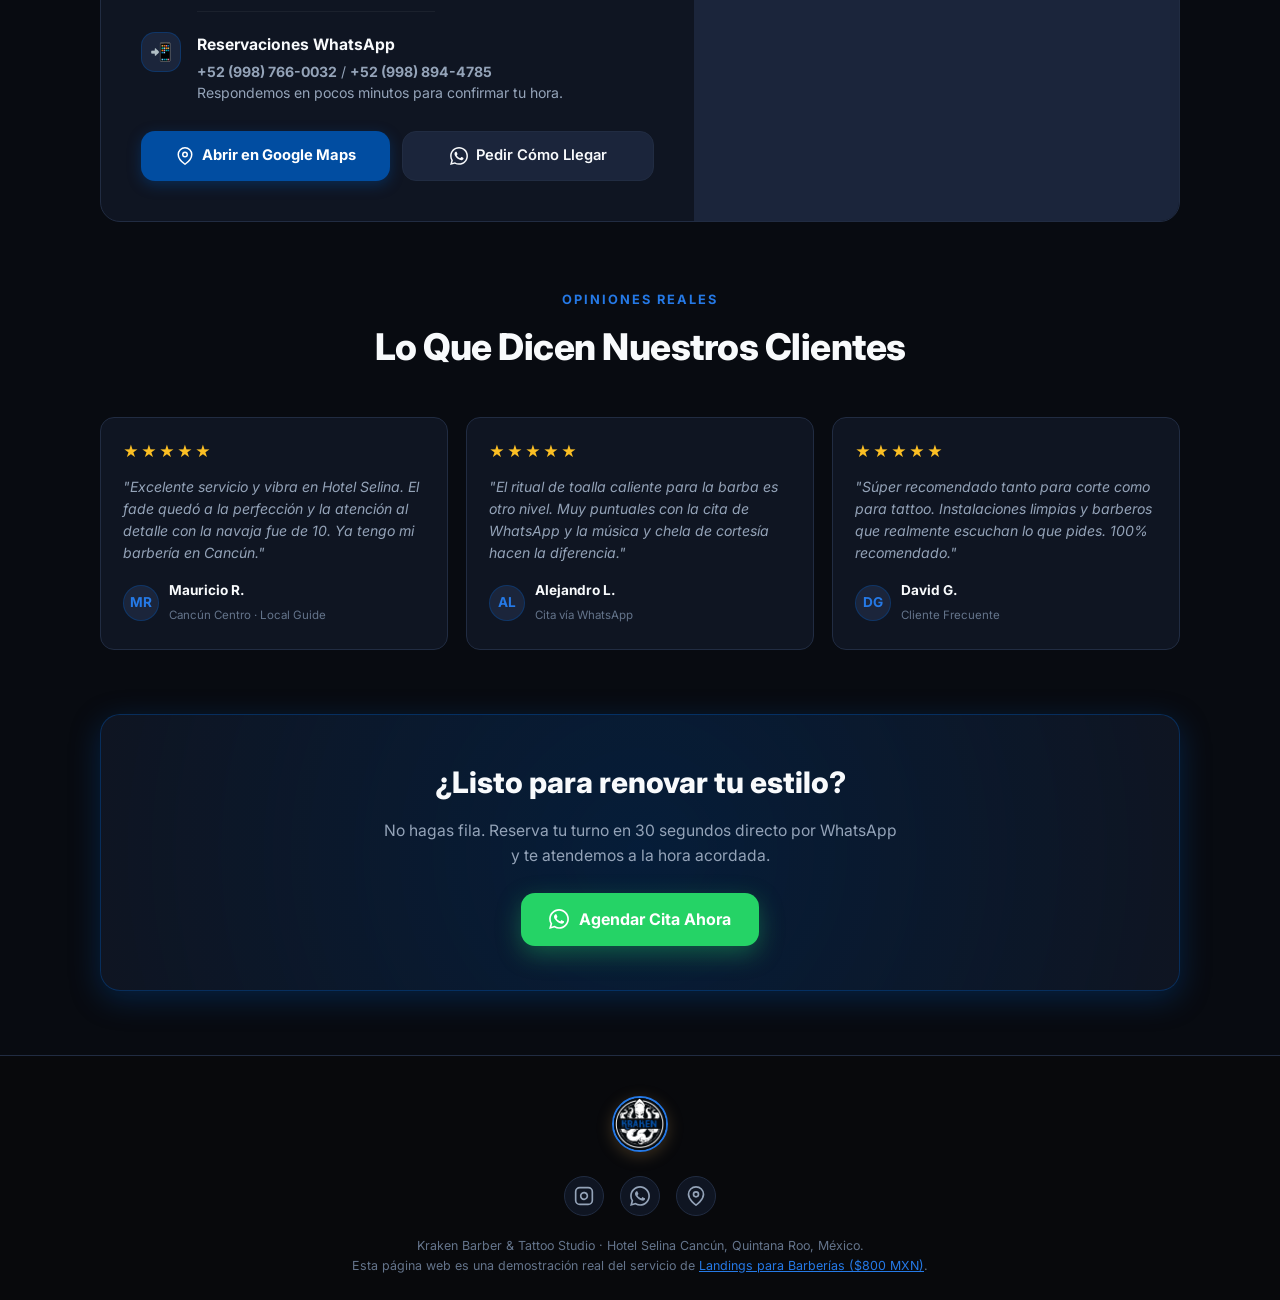
<file: demos/kraken/index.html>
<!DOCTYPE html>
<html lang="es">
<head>
  <meta charset="UTF-8">
  <meta name="viewport" content="width=device-width, initial-scale=1.0, maximum-scale=1.0, user-scalable=no">
  <title>Kraken Barber & Tattoo Studio | Cancún Centro</title>
  <meta name="description" content="Barbería y estudio de tatuajes en Cancún. Cortes de cabello, diseño de barba tradicional y arte corporal en Hotel Selina Cancún. Agenda tu cita por WhatsApp.">
  <meta property="og:title" content="Kraken Barber & Tattoo Studio | Cancún">
  <meta property="og:description" content="Cortes clásicos, fades modernos, perfilado de barba y tatuajes en el corazón de Cancún.">
  <meta property="og:image" content="assets/logo.jpg">
  <link rel="icon" type="image/jpeg" href="assets/logo.jpg">
  <meta name="theme-color" content="#0c0e12">

  <!-- Google Fonts -->
  <link rel="preconnect" href="https://fonts.googleapis.com">
  <link rel="preconnect" href="https://fonts.gstatic.com" crossorigin>
  <link href="https://fonts.googleapis.com/css2?family=Inter:wght@400;500;600;700;800&family=Plus+Jakarta+Sans:wght@700;800&display=swap" rel="stylesheet">

  <link rel="stylesheet" href="css/style.css">
</head>
<body>

  <!-- Header -->
  <header class="site-header">
    <div class="container header-inner">
      <a href="#" class="brand-logo">
        <div class="brand-icon">
          <img src="assets/logo.jpg" alt="Logo Oficial Kraken Barber & Tattoo Studio" class="brand-logo-img">
        </div>
        <div class="brand-text">
          <h1>Kraken</h1>
          <span>Barber & Tattoo · Cancún</span>
        </div>
      </a>

      <div class="header-actions">
        <a href="https://wa.me/529987660032?text=Hola%20Kraken%20Barber%20Studio!%20Quisiera%20agendar%20una%20cita.%20%C2%BFQu%C3%A9%20horarios%20tienen%20disponibles?" target="_blank" rel="noopener noreferrer" class="btn-header-wa">
          <svg width="18" height="18" viewBox="0 0 24 24" fill="currentColor">
            <path d="M.057 24l1.687-6.163c-1.041-1.804-1.588-3.849-1.587-5.946.003-6.556 5.338-11.891 11.893-11.891 3.181.001 6.167 1.24 8.413 3.488 2.245 2.248 3.481 5.236 3.48 8.414-.003 6.557-5.338 11.892-11.893 11.892-1.99-.001-3.951-.5-5.688-1.448l-6.305 1.654zm6.597-3.807c1.676.995 3.276 1.591 5.392 1.592 5.448 0 9.886-4.434 9.889-9.885.002-5.462-4.415-9.89-9.881-9.892-5.452 0-9.887 4.434-9.889 9.884-.001 2.225.651 3.891 1.746 5.634l-.999 3.648 3.742-.981zm11.387-5.464c-.074-.124-.272-.198-.57-.347-.297-.149-1.758-.868-2.031-.967-.272-.099-.47-.149-.669.149-.198.297-.768.967-.941 1.165-.173.198-.347.223-.644.074-.297-.149-1.255-.462-2.39-1.475-.883-.788-1.48-1.761-1.653-2.059-.173-.297-.018-.458.13-.606.134-.133.297-.347.446-.521.151-.172.2-.296.3-.495.099-.198.05-.372-.025-.521-.075-.148-.669-1.611-.916-2.206-.242-.579-.487-.501-.669-.51l-.57-.01c-.198 0-.52.074-.792.372s-1.04 1.016-1.04 2.479 1.065 2.876 1.213 3.074c.149.198 2.095 3.2 5.076 4.487.709.306 1.263.489 1.694.626.712.226 1.36.194 1.872.118.571-.085 1.758-.719 2.006-1.413.248-.695.248-1.29.173-1.414z"/>
          </svg>
          <span>Agendar Cita</span>
        </a>
      </div>
    </div>
  </header>

  <!-- Hero Section -->
  <section class="hero">
    <div class="container">
      <div class="hero-grid">
        <div class="hero-text-content">
          <div class="hero-status-tag">
            <span class="status-dot"></span>
            <span>Abierto Hoy · Selina Cancún Centro</span>
          </div>

          <h2 class="hero-title">
            El auténtico estilo y cuidado clásico en <span class="text-gold">Cancún</span>
          </h2>

          <p class="hero-description">
            Fades milimétricos, afeitado tradicional con navaja y toalla caliente, perfilado de barba y tatuajes profesionales en un ambiente urbano único.
          </p>

          <div class="hero-cta-group">
            <a href="https://wa.me/529987660032?text=Hola%20Kraken%20Barber%20Studio!%20Quisiera%20agendar%20una%20cita.%20%C2%BFQu%C3%A9%20horarios%20tienen%20disponibles?" target="_blank" rel="noopener noreferrer" class="btn-primary-wa">
              <svg width="20" height="20" viewBox="0 0 24 24" fill="currentColor">
                <path d="M.057 24l1.687-6.163c-1.041-1.804-1.588-3.849-1.587-5.946.003-6.556 5.338-11.891 11.893-11.891 3.181.001 6.167 1.24 8.413 3.488 2.245 2.248 3.481 5.236 3.48 8.414-.003 6.557-5.338 11.892-11.893 11.892-1.99-.001-3.951-.5-5.688-1.448l-6.305 1.654zm6.597-3.807c1.676.995 3.276 1.591 5.392 1.592 5.448 0 9.886-4.434 9.889-9.885.002-5.462-4.415-9.89-9.881-9.892-5.452 0-9.887 4.434-9.889 9.884-.001 2.225.651 3.891 1.746 5.634l-.999 3.648 3.742-.981zm11.387-5.464c-.074-.124-.272-.198-.57-.347-.297-.149-1.758-.868-2.031-.967-.272-.099-.47-.149-.669.149-.198.297-.768.967-.941 1.165-.173.198-.347.223-.644.074-.297-.149-1.255-.462-2.39-1.475-.883-.788-1.48-1.761-1.653-2.059-.173-.297-.018-.458.13-.606.134-.133.297-.347.446-.521.151-.172.2-.296.3-.495.099-.198.05-.372-.025-.521-.075-.148-.669-1.611-.916-2.206-.242-.579-.487-.501-.669-.51l-.57-.01c-.198 0-.52.074-.792.372s-1.04 1.016-1.04 2.479 1.065 2.876 1.213 3.074c.149.198 2.095 3.2 5.076 4.487.709.306 1.263.489 1.694.626.712.226 1.36.194 1.872.118.571-.085 1.758-.719 2.006-1.413.248-.695.248-1.29.173-1.414z"/>
              </svg>
              <span>Pedir Turno por WhatsApp</span>
            </a>

            <a href="#servicios" class="btn-secondary">
              <span>Ver Servicios & Precios</span>
              <svg width="18" height="18" viewBox="0 0 24 24" fill="none" stroke="currentColor" stroke-width="2">
                <path d="M7 13l5 5 5-5M7 6l5 5 5-5"/>
              </svg>
            </a>
          </div>

          <div class="hero-metrics">
            <div class="metric-item">
              <span class="metric-value">4.9 ★</span>
              <span class="metric-label">En Google Maps</span>
            </div>
            <div class="metric-item">
              <span class="metric-value">+3,500</span>
              <span class="metric-label">Cortes Realizados</span>
            </div>
            <div class="metric-item">
              <span class="metric-value">100%</span>
              <span class="metric-label">Atención Personalizada</span>
            </div>
          </div>
        </div>

        <div class="hero-visual-card">
          <img src="assets/hero-barber.jpg" alt="Kraken Barber Studio en Hotel Selina Cancún" class="hero-visual-img">
          <div class="hero-logo-stamp">
            <img src="assets/logo.jpg" alt="Logo Kraken Barber & Tattoo Studio" class="hero-logo-stamp-img">
          </div>
          <div class="hero-visual-overlay">
            <div class="hero-badge-location">
              <svg width="16" height="16" viewBox="0 0 24 24" fill="none" stroke="currentColor" stroke-width="2">
                <path d="M21 10c0 7-9 13-9 13s-9-6-9-13a9 9 0 0 1 18 0z"></path>
                <circle cx="12" cy="10" r="3"></circle>
              </svg>
              <span>Av. Tulum esq. Uxmal (Interior Hotel Selina), Centro</span>
            </div>
          </div>
        </div>
      </div>
    </div>
  </section>

  <!-- Features Strip -->
  <section class="features-strip">
    <div class="container">
      <div class="features-grid">
        <div class="feature-pill">
          <div class="feature-pill-icon">⚡</div>
          <div class="feature-pill-text">
            <h4>Citas Rápidas</h4>
            <p>1 clic directo a WhatsApp</p>
          </div>
        </div>
        <div class="feature-pill">
          <div class="feature-pill-icon">❄️</div>
          <div class="feature-pill-text">
            <h4>Climatizado</h4>
            <p>Bebida fría de cortesía</p>
          </div>
        </div>
        <div class="feature-pill">
          <div class="feature-pill-icon">📍</div>
          <div class="feature-pill-text">
            <h4>Excelente Zona</h4>
            <p>A 3 min de ADO Cancún</p>
          </div>
        </div>
        <div class="feature-pill">
          <div class="feature-pill-icon">💳</div>
          <div class="feature-pill-text">
            <h4>Pagos Fáciles</h4>
            <p>Efectivo, tarjeta y transfer</p>
          </div>
        </div>
      </div>
    </div>
  </section>

  <!-- Services & Menu Section -->
  <section id="servicios" class="section">
    <div class="container">
      <div class="section-header">
        <span class="section-eyebrow">Carta de Servicios</span>
        <h3 class="section-title">Cortes, Barba y Tatuajes</h3>
        <p class="section-subtitle">
          Precios transparentes y productos de alta gama. Selecciona tu servicio para apartar tu lugar hoy.
        </p>
      </div>

      <!-- Category Filter Tabs -->
      <div class="services-tabs">
        <button class="tab-btn active" data-filter="all">Todos</button>
        <button class="tab-btn" data-filter="cortes">Cortes & Fades</button>
        <button class="tab-btn" data-filter="barba">Barba & Afeitado</button>
        <button class="tab-btn" data-filter="combos">Combos VIP</button>
        <button class="tab-btn" data-filter="tattoos">Tattoos & Piercing</button>
      </div>

      <!-- Services Grid -->
      <div class="services-grid">
        <!-- Service 1 -->
        <div class="service-card highlight" data-category="cortes">
          <span class="service-highlight-badge">Más pedido</span>
          <div class="service-header">
            <h4 class="service-title">Corte Kraken Signature (Fade / Degradado)</h4>
            <span class="service-price">$250 MXN</span>
          </div>
          <p class="service-desc">
            Desvanecido milimétrico (Low, Mid, High o Skin Fade), delineado pulcro con navaja libre y peinado profesional con cera o pomada mate.
          </p>
          <div class="service-footer">
            <span class="service-duration">⏱️ Aprox. 45 min</span>
            <button class="btn-book-service">
              <span>Agendar</span>
              <svg width="14" height="14" viewBox="0 0 24 24" fill="none" stroke="currentColor" stroke-width="2">
                <path d="M5 12h14M12 5l7 7-7 7"/>
              </svg>
            </button>
          </div>
        </div>

        <!-- Service 2 -->
        <div class="service-card" data-category="cortes">
          <div class="service-header">
            <h4 class="service-title">Corte Clásico Ejecutivo</h4>
            <span class="service-price">$220 MXN</span>
          </div>
          <p class="service-desc">
            Corte sobrio con tijera y máquina según tu estructura facial, limpieza de contornos, nuca y peinado natural para el día a día.
          </p>
          <div class="service-footer">
            <span class="service-duration">⏱️ Aprox. 40 min</span>
            <button class="btn-book-service">
              <span>Agendar</span>
              <svg width="14" height="14" viewBox="0 0 24 24" fill="none" stroke="currentColor" stroke-width="2">
                <path d="M5 12h14M12 5l7 7-7 7"/>
              </svg>
            </button>
          </div>
        </div>

        <!-- Service 3 -->
        <div class="service-card highlight" data-category="barba">
          <span class="service-highlight-badge">Recomendado</span>
          <div class="service-header">
            <h4 class="service-title">Ritual de Barba con Toalla Caliente</h4>
            <span class="service-price">$200 MXN</span>
          </div>
          <p class="service-desc">
            Rebaje de volumen, perfilado simétrico con navaja, tratamiento de toallas calientes con esencias botánicas, bálsamo hidratante y toalla fría.
          </p>
          <div class="service-footer">
            <span class="service-duration">⏱️ Aprox. 35 min</span>
            <button class="btn-book-service">
              <span>Agendar</span>
              <svg width="14" height="14" viewBox="0 0 24 24" fill="none" stroke="currentColor" stroke-width="2">
                <path d="M5 12h14M12 5l7 7-7 7"/>
              </svg>
            </button>
          </div>
        </div>

        <!-- Service 4 -->
        <div class="service-card" data-category="barba">
          <div class="service-header">
            <h4 class="service-title">Perfilado & Delineado Express</h4>
            <span class="service-price">$150 MXN</span>
          </div>
          <p class="service-desc">
            Limpieza rápida de mejillas, bigote y cuello con navaja para mantener tu barba impecable entre cortes completos.
          </p>
          <div class="service-footer">
            <span class="service-duration">⏱️ Aprox. 20 min</span>
            <button class="btn-book-service">
              <span>Agendar</span>
              <svg width="14" height="14" viewBox="0 0 24 24" fill="none" stroke="currentColor" stroke-width="2">
                <path d="M5 12h14M12 5l7 7-7 7"/>
              </svg>
            </button>
          </div>
        </div>

        <!-- Service 5 -->
        <div class="service-card highlight" data-category="combos">
          <span class="service-highlight-badge">Experiencia Total</span>
          <div class="service-header">
            <h4 class="service-title">Combo Kraken VIP (Corte + Barba + Mascarilla)</h4>
            <span class="service-price">$390 MXN</span>
          </div>
          <p class="service-desc">
            Corte Signature completo + Ritual de Barba con toalla caliente + Mascarilla de puntos negros + Bebida artesanal o refrescante.
          </p>
          <div class="service-footer">
            <span class="service-duration">⏱️ Aprox. 75 min</span>
            <button class="btn-book-service">
              <span>Agendar</span>
              <svg width="14" height="14" viewBox="0 0 24 24" fill="none" stroke="currentColor" stroke-width="2">
                <path d="M5 12h14M12 5l7 7-7 7"/>
              </svg>
            </button>
          </div>
        </div>

        <!-- Service 6 -->
        <div class="service-card" data-category="combos">
          <div class="service-header">
            <h4 class="service-title">Corte + Arreglo de Barba Básico</h4>
            <span class="service-price">$320 MXN</span>
          </div>
          <p class="service-desc">
            El combo clásico de mantenimiento: tu corte favorito más alineación y rebaje de barba para salir listo para tu evento.
          </p>
          <div class="service-footer">
            <span class="service-duration">⏱️ Aprox. 55 min</span>
            <button class="btn-book-service">
              <span>Agendar</span>
              <svg width="14" height="14" viewBox="0 0 24 24" fill="none" stroke="currentColor" stroke-width="2">
                <path d="M5 12h14M12 5l7 7-7 7"/>
              </svg>
            </button>
          </div>
        </div>

        <!-- Service 7 -->
        <div class="service-card" data-category="cortes">
          <div class="service-header">
            <h4 class="service-title">Corte Infantil / Niños</h4>
            <span class="service-price">$180 MXN</span>
          </div>
          <p class="service-desc">
            Cortes con paciencia, cuidado y estilo moderno para niños y adolescentes. Incluye peinado final.
          </p>
          <div class="service-footer">
            <span class="service-duration">⏱️ Aprox. 30 min</span>
            <button class="btn-book-service">
              <span>Agendar</span>
              <svg width="14" height="14" viewBox="0 0 24 24" fill="none" stroke="currentColor" stroke-width="2">
                <path d="M5 12h14M12 5l7 7-7 7"/>
              </svg>
            </button>
          </div>
        </div>

        <!-- Service 8 -->
        <div class="service-card" data-category="tattoos">
          <div class="service-header">
            <h4 class="service-title">Tatuajes Personalizados & Flash</h4>
            <span class="service-price">Desde $800 MXN</span>
          </div>
          <p class="service-desc">
            Tatuadores residentes e invitados en Cancún. Diseños blackwork, minimalistas, realismo y piezas personalizadas en estudio higiénico certificado.
          </p>
          <div class="service-footer">
            <span class="service-duration">⏱️ Cotización por pieza</span>
            <button class="btn-book-service">
              <span>Cotizar</span>
              <svg width="14" height="14" viewBox="0 0 24 24" fill="none" stroke="currentColor" stroke-width="2">
                <path d="M5 12h14M12 5l7 7-7 7"/>
              </svg>
            </button>
          </div>
        </div>

        <!-- Service 9 -->
        <div class="service-card" data-category="tattoos">
          <div class="service-header">
            <h4 class="service-title">Piercings & Joyería Quirúrgica</h4>
            <span class="service-price">Desde $350 MXN</span>
          </div>
          <p class="service-desc">
            Perforaciones corporales y faciales realizadas con material estéril desechable y joyería de titanio grado implante o acero quirúrgico.
          </p>
          <div class="service-footer">
            <span class="service-duration">⏱️ Aprox. 20 min</span>
            <button class="btn-book-service">
              <span>Cotizar</span>
              <svg width="14" height="14" viewBox="0 0 24 24" fill="none" stroke="currentColor" stroke-width="2">
                <path d="M5 12h14M12 5l7 7-7 7"/>
              </svg>
            </button>
          </div>
        </div>
      </div>
    </div>
  </section>

  <!-- Gallery Section -->
  <section class="section" style="background: var(--bg-card); border-top: 1px solid var(--border-color); border-bottom: 1px solid var(--border-color);">
    <div class="container">
      <div class="section-header">
        <span class="section-eyebrow">Nuestro Trabajo</span>
        <h3 class="section-title">Galería de Cortes y Estudio</h3>
        <p class="section-subtitle">
          Resultados reales en cada servicio. Calidad y detalle que hablan por sí solos.
        </p>
      </div>

      <div class="gallery-grid">
        <div class="gallery-item">
          <img src="assets/corte-fade.jpg" alt="Degradado y Skin Fade limpio en Kraken Barber Cancún" loading="lazy">
          <div class="gallery-caption">
            <span>Skin Fade & Textura</span>
          </div>
        </div>
        <div class="gallery-item">
          <img src="assets/barba-ritual.jpg" alt="Ritual de Toalla Caliente y Navaja en Cancún" loading="lazy">
          <div class="gallery-caption">
            <span>Afeitado & Toalla Caliente</span>
          </div>
        </div>
        <div class="gallery-item">
          <img src="assets/barberia-local.jpg" alt="Instalaciones de Kraken Barber en Hotel Selina Cancún" loading="lazy">
          <div class="gallery-caption">
            <span>Estudio Climatizado en Selina</span>
          </div>
        </div>
        <div class="gallery-item">
          <img src="assets/estilo-moderno.jpg" alt="Estilo Urbano y Pompadour en Cancún" loading="lazy">
          <div class="gallery-caption">
            <span>Estilos Modernos & Clásicos</span>
          </div>
        </div>
        <div class="gallery-item">
          <img src="assets/tattoo-piercing.jpg" alt="Estudio de Tatuajes Kraken en Cancún" loading="lazy">
          <div class="gallery-caption">
            <span>Tatuajes & Body Art</span>
          </div>
        </div>
        <div class="gallery-item">
          <img src="assets/hero-barber.jpg" alt="Barberos profesionales en Cancún" loading="lazy">
          <div class="gallery-caption">
            <span>Navaja & Detalle Fino</span>
          </div>
        </div>
      </div>
    </div>
  </section>

  <!-- Instagram Feed Embed Section -->
  <section class="section ig-section">
    <div class="container">
      <div class="section-header">
        <span class="section-eyebrow">Comunidad & Estilo</span>
        <h3 class="section-title">En Vivo desde Nuestro Instagram</h3>
        <p class="section-subtitle">
          Seguinos en <a href="https://instagram.com/krakencun" target="_blank" rel="noopener noreferrer" style="color: var(--brand-accent); font-weight: 700;">@krakencun</a> para ver historias diarias, promociones especiales y los últimos cortes del equipo.
        </p>
      </div>

      <div class="ig-embed-container">
        <div class="ig-frame-wrapper">
          <iframe 
            src="https://www.instagram.com/krakencun/embed/" 
            class="ig-iframe"
            scrolling="no" 
            allowtransparency="true" 
            frameborder="0"
            title="Instagram Feed @krakencun">
          </iframe>
        </div>
        <div class="ig-cta-wrap">
          <a href="https://instagram.com/krakencun" target="_blank" rel="noopener noreferrer" class="btn-instagram">
            <svg width="20" height="20" viewBox="0 0 24 24" fill="none" stroke="currentColor" stroke-width="2">
              <rect x="2" y="2" width="20" height="20" rx="5" ry="5"></rect>
              <path d="M16 11.37A4 4 0 1 1 12.63 8 4 4 0 0 1 16 11.37z"></path>
              <line x1="17.5" y1="6.5" x2="17.51" y2="6.5"></line>
            </svg>
            <span>Ver perfil en Instagram @krakencun</span>
          </a>
        </div>
      </div>
    </div>
  </section>

  <!-- Location & Hours Section -->
  <section id="ubicacion" class="section">
    <div class="container">
      <div class="section-header">
        <span class="section-eyebrow">Dónde Estamos</span>
        <h3 class="section-title">Ubicación y Horarios</h3>
        <p class="section-subtitle">
          Fácil acceso en pleno centro de Cancún. Contamos con estacionamiento en la zona y estamos a 3 minutos caminando del ADO.
        </p>
      </div>

      <div class="location-card">
        <div class="location-info">
          <div class="location-detail-group">
            <div class="location-item">
              <div class="location-icon">📍</div>
              <div class="location-text">
                <h4>Dirección</h4>
                <p>
                  <strong>Av. Tulum 75, esquina Av. Uxmal</strong><br>
                  Interior Hotel Selina Cancún Downtown<br>
                  SM 2, Centro, C.P. 77500, Cancún, Quintana Roo.
                </p>
              </div>
            </div>

            <div class="location-item">
              <div class="location-icon">🕒</div>
              <div class="location-text">
                <h4>Horarios de Atención</h4>
                <table class="hours-table">
                  <tbody>
                    <tr>
                      <td>Lunes a Viernes</td>
                      <td>10:00 AM – 9:00 PM</td>
                    </tr>
                    <tr>
                      <td>Sábados</td>
                      <td>10:00 AM – 8:00 PM</td>
                    </tr>
                    <tr>
                      <td>Domingos</td>
                      <td>11:00 AM – 6:00 PM</td>
                    </tr>
                  </tbody>
                </table>
              </div>
            </div>

            <div class="location-item">
              <div class="location-icon">📲</div>
              <div class="location-text">
                <h4>Reservaciones WhatsApp</h4>
                <p>
                  <strong>+52 (998) 766-0032</strong> / <strong>+52 (998) 894-4785</strong><br>
                  Respondemos en pocos minutos para confirmar tu hora.
                </p>
              </div>
            </div>
          </div>

          <div class="location-actions">
            <a href="https://maps.google.com/?q=Hotel+Selina+Cancun+Av+Tulum+Uxmal" target="_blank" rel="noopener noreferrer" class="btn-maps">
              <svg width="18" height="18" viewBox="0 0 24 24" fill="none" stroke="currentColor" stroke-width="2">
                <path d="M21 10c0 7-9 13-9 13s-9-6-9-13a9 9 0 0 1 18 0z"></path>
                <circle cx="12" cy="10" r="3"></circle>
              </svg>
              <span>Abrir en Google Maps</span>
            </a>

            <a href="https://wa.me/529987660032?text=Hola%20Kraken,%20%C2%BFc%C3%B3mo%20llego%20a%20su%20sucursal%20en%20Hotel%20Selina?" target="_blank" rel="noopener noreferrer" class="btn-call">
              <svg width="18" height="18" viewBox="0 0 24 24" fill="currentColor">
                <path d="M.057 24l1.687-6.163c-1.041-1.804-1.588-3.849-1.587-5.946.003-6.556 5.338-11.891 11.893-11.891 3.181.001 6.167 1.24 8.413 3.488 2.245 2.248 3.481 5.236 3.48 8.414-.003 6.557-5.338 11.892-11.893 11.892-1.99-.001-3.951-.5-5.688-1.448l-6.305 1.654zm6.597-3.807c1.676.995 3.276 1.591 5.392 1.592 5.448 0 9.886-4.434 9.889-9.885.002-5.462-4.415-9.89-9.881-9.892-5.452 0-9.887 4.434-9.889 9.884-.001 2.225.651 3.891 1.746 5.634l-.999 3.648 3.742-.981zm11.387-5.464c-.074-.124-.272-.198-.57-.347-.297-.149-1.758-.868-2.031-.967-.272-.099-.47-.149-.669.149-.198.297-.768.967-.941 1.165-.173.198-.347.223-.644.074-.297-.149-1.255-.462-2.39-1.475-.883-.788-1.48-1.761-1.653-2.059-.173-.297-.018-.458.13-.606.134-.133.297-.347.446-.521.151-.172.2-.296.3-.495.099-.198.05-.372-.025-.521-.075-.148-.669-1.611-.916-2.206-.242-.579-.487-.501-.669-.51l-.57-.01c-.198 0-.52.074-.792.372s-1.04 1.016-1.04 2.479 1.065 2.876 1.213 3.074c.149.198 2.095 3.2 5.076 4.487.709.306 1.263.489 1.694.626.712.226 1.36.194 1.872.118.571-.085 1.758-.719 2.006-1.413.248-.695.248-1.29.173-1.414z"/>
              </svg>
              <span>Pedir Cómo Llegar</span>
            </a>
          </div>
        </div>

        <div class="location-map-wrap">
          <iframe 
            src="https://maps.google.com/maps?q=Selina%20Cancun%20Downtown%20Avenida%20Uxmal&t=&z=16&ie=UTF8&iwloc=&output=embed" 
            loading="lazy" 
            title="Mapa Kraken Barber Selina Cancún">
          </iframe>
        </div>
      </div>
    </div>
  </section>

  <!-- Customer Reviews -->
  <section class="section" style="padding-top: 0;">
    <div class="container">
      <div class="section-header">
        <span class="section-eyebrow">Opiniones Reales</span>
        <h3 class="section-title">Lo Que Dicen Nuestros Clientes</h3>
      </div>

      <div class="reviews-grid">
        <div class="review-card">
          <div class="review-stars">★★★★★</div>
          <p class="review-text">
            "Excelente servicio y vibra en Hotel Selina. El fade quedó a la perfección y la atención al detalle con la navaja fue de 10. Ya tengo mi barbería en Cancún."
          </p>
          <div class="review-author">
            <div class="author-avatar">MR</div>
            <div class="author-info">
              <h5>Mauricio R.</h5>
              <span>Cancún Centro · Local Guide</span>
            </div>
          </div>
        </div>

        <div class="review-card">
          <div class="review-stars">★★★★★</div>
          <p class="review-text">
            "El ritual de toalla caliente para la barba es otro nivel. Muy puntuales con la cita de WhatsApp y la música y chela de cortesía hacen la diferencia."
          </p>
          <div class="review-author">
            <div class="author-avatar">AL</div>
            <div class="author-info">
              <h5>Alejandro L.</h5>
              <span>Cita vía WhatsApp</span>
            </div>
          </div>
        </div>

        <div class="review-card">
          <div class="review-stars">★★★★★</div>
          <p class="review-text">
            "Súper recomendado tanto para corte como para tattoo. Instalaciones limpias y barberos que realmente escuchan lo que pides. 100% recomendado."
          </p>
          <div class="review-author">
            <div class="author-avatar">DG</div>
            <div class="author-info">
              <h5>David G.</h5>
              <span>Cliente Frecuente</span>
            </div>
          </div>
        </div>
      </div>
    </div>
  </section>

  <!-- CTA Box -->
  <section class="section" style="padding-top: 0;">
    <div class="container">
      <div class="cta-box">
        <h3>¿Listo para renovar tu estilo?</h3>
        <p>No hagas fila. Reserva tu turno en 30 segundos directo por WhatsApp y te atendemos a la hora acordada.</p>
        <a href="https://wa.me/529987660032?text=Hola%20Kraken%20Barber%20Studio!%20Quiero%20agendar%20mi%20cita%20para%20hoy." target="_blank" rel="noopener noreferrer" class="btn-primary-wa" style="display: inline-flex;">
          <svg width="20" height="20" viewBox="0 0 24 24" fill="currentColor">
            <path d="M.057 24l1.687-6.163c-1.041-1.804-1.588-3.849-1.587-5.946.003-6.556 5.338-11.891 11.893-11.891 3.181.001 6.167 1.24 8.413 3.488 2.245 2.248 3.481 5.236 3.48 8.414-.003 6.557-5.338 11.892-11.893 11.892-1.99-.001-3.951-.5-5.688-1.448l-6.305 1.654zm6.597-3.807c1.676.995 3.276 1.591 5.392 1.592 5.448 0 9.886-4.434 9.889-9.885.002-5.462-4.415-9.89-9.881-9.892-5.452 0-9.887 4.434-9.889 9.884-.001 2.225.651 3.891 1.746 5.634l-.999 3.648 3.742-.981zm11.387-5.464c-.074-.124-.272-.198-.57-.347-.297-.149-1.758-.868-2.031-.967-.272-.099-.47-.149-.669.149-.198.297-.768.967-.941 1.165-.173.198-.347.223-.644.074-.297-.149-1.255-.462-2.39-1.475-.883-.788-1.48-1.761-1.653-2.059-.173-.297-.018-.458.13-.606.134-.133.297-.347.446-.521.151-.172.2-.296.3-.495.099-.198.05-.372-.025-.521-.075-.148-.669-1.611-.916-2.206-.242-.579-.487-.501-.669-.51l-.57-.01c-.198 0-.52.074-.792.372s-1.04 1.016-1.04 2.479 1.065 2.876 1.213 3.074c.149.198 2.095 3.2 5.076 4.487.709.306 1.263.489 1.694.626.712.226 1.36.194 1.872.118.571-.085 1.758-.719 2.006-1.413.248-.695.248-1.29.173-1.414z"/>
          </svg>
          <span>Agendar Cita Ahora</span>
        </a>
      </div>
    </div>
  </section>

  <!-- Footer -->
  <footer class="site-footer">
    <div class="container footer-inner">
      <div class="footer-logo">
        <img src="assets/logo.jpg" alt="Logo Oficial Kraken Barber Studio" class="footer-logo-img">
      </div>
      <div class="footer-socials">
        <a href="https://instagram.com/krakencun" target="_blank" rel="noopener noreferrer" class="social-link" title="Instagram @krakencun">
          <svg width="20" height="20" viewBox="0 0 24 24" fill="none" stroke="currentColor" stroke-width="2">
            <rect x="2" y="2" width="20" height="20" rx="5" ry="5"></rect>
            <path d="M16 11.37A4 4 0 1 1 12.63 8 4 4 0 0 1 16 11.37z"></path>
            <line x1="17.5" y1="6.5" x2="17.51" y2="6.5"></line>
          </svg>
        </a>
        <a href="https://wa.me/529987660032" target="_blank" rel="noopener noreferrer" class="social-link" title="WhatsApp Reservas">
          <svg width="20" height="20" viewBox="0 0 24 24" fill="currentColor">
            <path d="M.057 24l1.687-6.163c-1.041-1.804-1.588-3.849-1.587-5.946.003-6.556 5.338-11.891 11.893-11.891 3.181.001 6.167 1.24 8.413 3.488 2.245 2.248 3.481 5.236 3.48 8.414-.003 6.557-5.338 11.892-11.893 11.892-1.99-.001-3.951-.5-5.688-1.448l-6.305 1.654zm6.597-3.807c1.676.995 3.276 1.591 5.392 1.592 5.448 0 9.886-4.434 9.889-9.885.002-5.462-4.415-9.89-9.881-9.892-5.452 0-9.887 4.434-9.889 9.884-.001 2.225.651 3.891 1.746 5.634l-.999 3.648 3.742-.981zm11.387-5.464c-.074-.124-.272-.198-.57-.347-.297-.149-1.758-.868-2.031-.967-.272-.099-.47-.149-.669.149-.198.297-.768.967-.941 1.165-.173.198-.347.223-.644.074-.297-.149-1.255-.462-2.39-1.475-.883-.788-1.48-1.761-1.653-2.059-.173-.297-.018-.458.13-.606.134-.133.297-.347.446-.521.151-.172.2-.296.3-.495.099-.198.05-.372-.025-.521-.075-.148-.669-1.611-.916-2.206-.242-.579-.487-.501-.669-.51l-.57-.01c-.198 0-.52.074-.792.372s-1.04 1.016-1.04 2.479 1.065 2.876 1.213 3.074c.149.198 2.095 3.2 5.076 4.487.709.306 1.263.489 1.694.626.712.226 1.36.194 1.872.118.571-.085 1.758-.719 2.006-1.413.248-.695.248-1.29.173-1.414z"/>
          </svg>
        </a>
        <a href="https://maps.google.com/?q=Hotel+Selina+Cancun+Av+Tulum+Uxmal" target="_blank" rel="noopener noreferrer" class="social-link" title="Google Maps">
          <svg width="20" height="20" viewBox="0 0 24 24" fill="none" stroke="currentColor" stroke-width="2">
            <path d="M21 10c0 7-9 13-9 13s-9-6-9-13a9 9 0 0 1 18 0z"></path>
            <circle cx="12" cy="10" r="3"></circle>
          </svg>
        </a>
      </div>

      <p class="footer-copy">
        Kraken Barber & Tattoo Studio · Hotel Selina Cancún, Quintana Roo, México.<br>
        Esta página web es una demostración real del servicio de <a href="../../index.html">Landings para Barberías ($800 MXN)</a>.
      </p>
    </div>
  </footer>

  <!-- Floating WhatsApp Button -->
  <a href="https://wa.me/529987660032?text=Hola%20Kraken%20Barber%20Studio!%20Quisiera%20agendar%20una%20cita." target="_blank" rel="noopener noreferrer" class="floating-wa-btn" title="Agendar por WhatsApp">
    <svg width="30" height="30" viewBox="0 0 24 24" fill="currentColor">
      <path d="M.057 24l1.687-6.163c-1.041-1.804-1.588-3.849-1.587-5.946.003-6.556 5.338-11.891 11.893-11.891 3.181.001 6.167 1.24 8.413 3.488 2.245 2.248 3.481 5.236 3.48 8.414-.003 6.557-5.338 11.892-11.893 11.892-1.99-.001-3.951-.5-5.688-1.448l-6.305 1.654zm6.597-3.807c1.676.995 3.276 1.591 5.392 1.592 5.448 0 9.886-4.434 9.889-9.885.002-5.462-4.415-9.89-9.881-9.892-5.452 0-9.887 4.434-9.889 9.884-.001 2.225.651 3.891 1.746 5.634l-.999 3.648 3.742-.981zm11.387-5.464c-.074-.124-.272-.198-.57-.347-.297-.149-1.758-.868-2.031-.967-.272-.099-.47-.149-.669.149-.198.297-.768.967-.941 1.165-.173.198-.347.223-.644.074-.297-.149-1.255-.462-2.39-1.475-.883-.788-1.48-1.761-1.653-2.059-.173-.297-.018-.458.13-.606.134-.133.297-.347.446-.521.151-.172.2-.296.3-.495.099-.198.05-.372-.025-.521-.075-.148-.669-1.611-.916-2.206-.242-.579-.487-.501-.669-.51l-.57-.01c-.198 0-.52.074-.792.372s-1.04 1.016-1.04 2.479 1.065 2.876 1.213 3.074c.149.198 2.095 3.2 5.076 4.487.709.306 1.263.489 1.694.626.712.226 1.36.194 1.872.118.571-.085 1.758-.719 2.006-1.413.248-.695.248-1.29.173-1.414z"/>
    </svg>
  </a>

  <!-- Mobile Sticky Bottom Booking Bar -->
  <div class="mobile-bottom-bar">
    <a href="https://wa.me/529987660032?text=Hola%20Kraken%20Barber%20Studio!%20Quiero%20agendar%20mi%20cita." target="_blank" rel="noopener noreferrer" class="mobile-bottom-btn">
      <svg width="20" height="20" viewBox="0 0 24 24" fill="currentColor">
        <path d="M.057 24l1.687-6.163c-1.041-1.804-1.588-3.849-1.587-5.946.003-6.556 5.338-11.891 11.893-11.891 3.181.001 6.167 1.24 8.413 3.488 2.245 2.248 3.481 5.236 3.48 8.414-.003 6.557-5.338 11.892-11.893 11.892-1.99-.001-3.951-.5-5.688-1.448l-6.305 1.654zm6.597-3.807c1.676.995 3.276 1.591 5.392 1.592 5.448 0 9.886-4.434 9.889-9.885.002-5.462-4.415-9.89-9.881-9.892-5.452 0-9.887 4.434-9.889 9.884-.001 2.225.651 3.891 1.746 5.634l-.999 3.648 3.742-.981zm11.387-5.464c-.074-.124-.272-.198-.57-.347-.297-.149-1.758-.868-2.031-.967-.272-.099-.47-.149-.669.149-.198.297-.768.967-.941 1.165-.173.198-.347.223-.644.074-.297-.149-1.255-.462-2.39-1.475-.883-.788-1.48-1.761-1.653-2.059-.173-.297-.018-.458.13-.606.134-.133.297-.347.446-.521.151-.172.2-.296.3-.495.099-.198.05-.372-.025-.521-.075-.148-.669-1.611-.916-2.206-.242-.579-.487-.501-.669-.51l-.57-.01c-.198 0-.52.074-.792.372s-1.04 1.016-1.04 2.479 1.065 2.876 1.213 3.074c.149.198 2.095 3.2 5.076 4.487.709.306 1.263.489 1.694.626.712.226 1.36.194 1.872.118.571-.085 1.758-.719 2.006-1.413.248-.695.248-1.29.173-1.414z"/>
      </svg>
      <span>Agendar Cita en WhatsApp</span>
    </a>
    <a href="https://maps.google.com/?q=Hotel+Selina+Cancun+Av+Tulum+Uxmal" target="_blank" rel="noopener noreferrer" class="mobile-bottom-btn-maps" title="Ver en Maps">
      <svg width="22" height="22" viewBox="0 0 24 24" fill="none" stroke="currentColor" stroke-width="2">
        <path d="M21 10c0 7-9 13-9 13s-9-6-9-13a9 9 0 0 1 18 0z"></path>
        <circle cx="12" cy="10" r="3"></circle>
      </svg>
    </a>
  </div>

  <script src="js/script.js"></script>
</body>
</html>
</file>
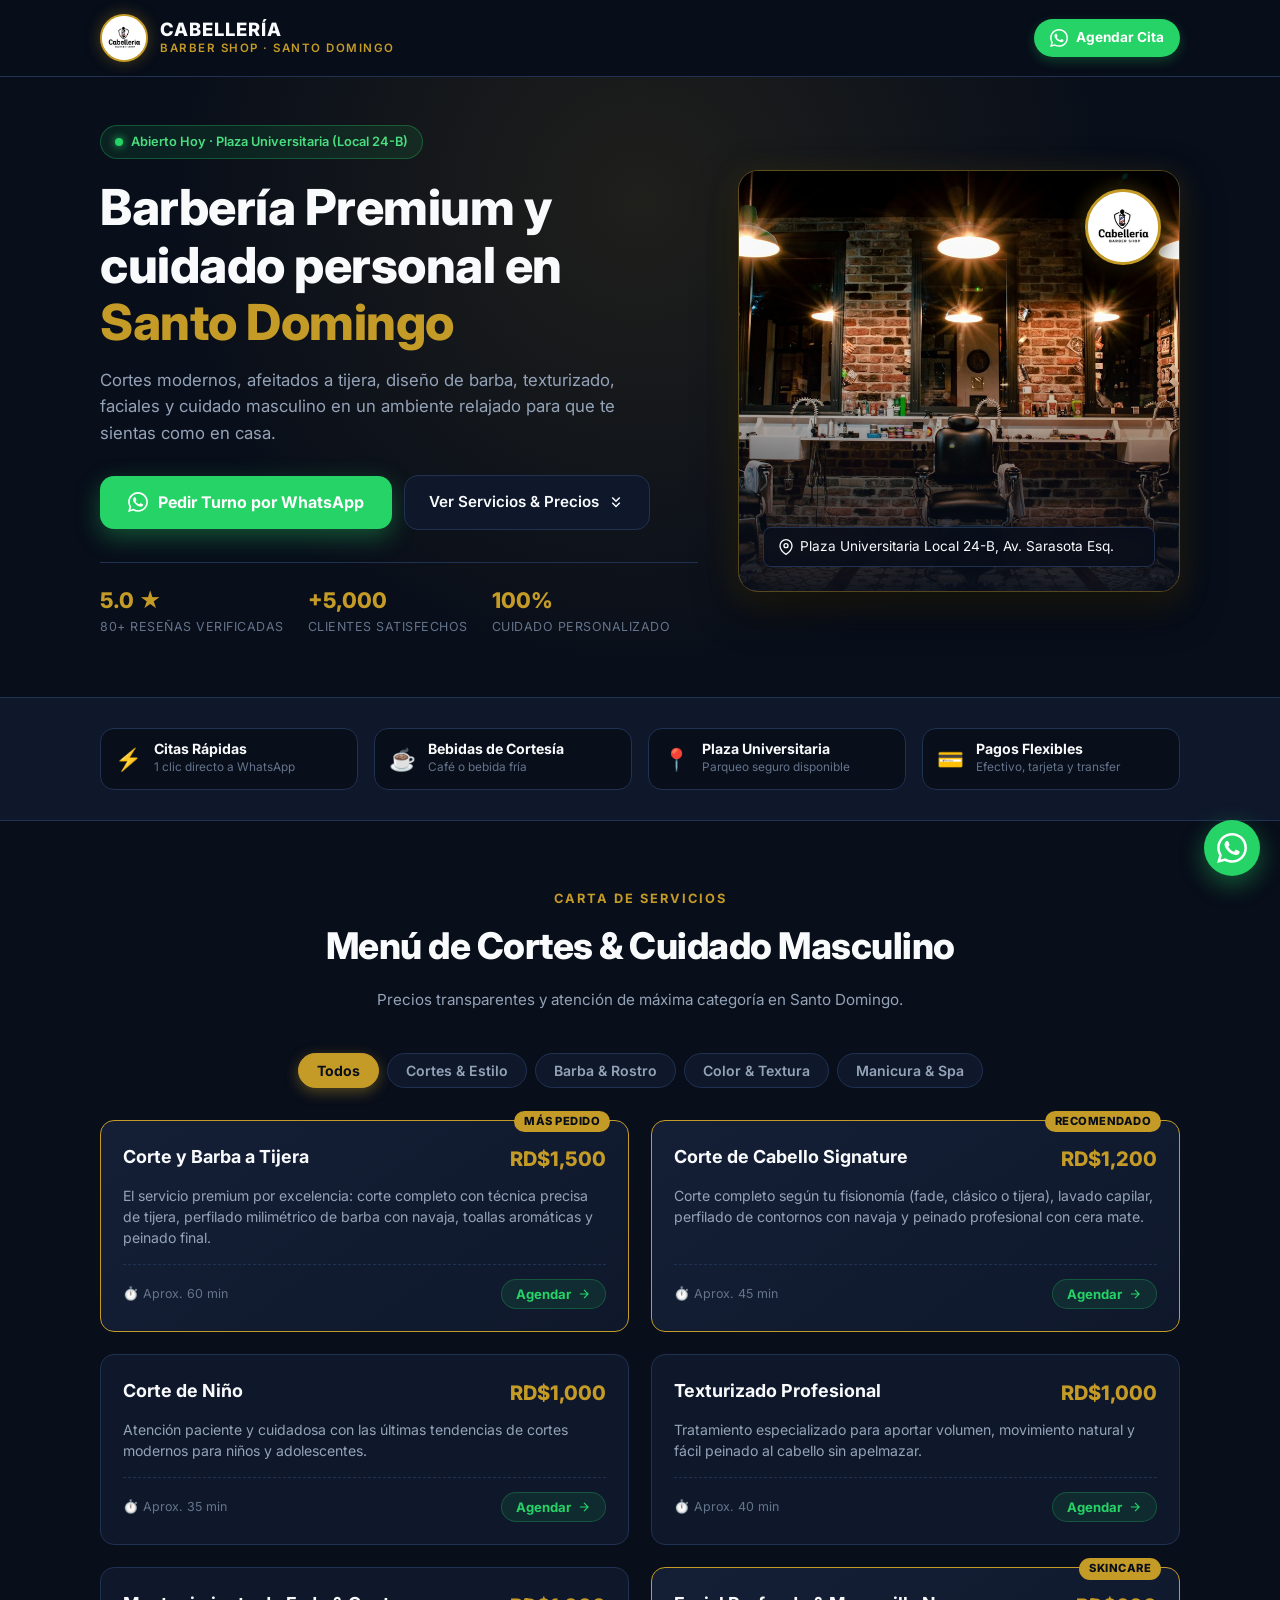
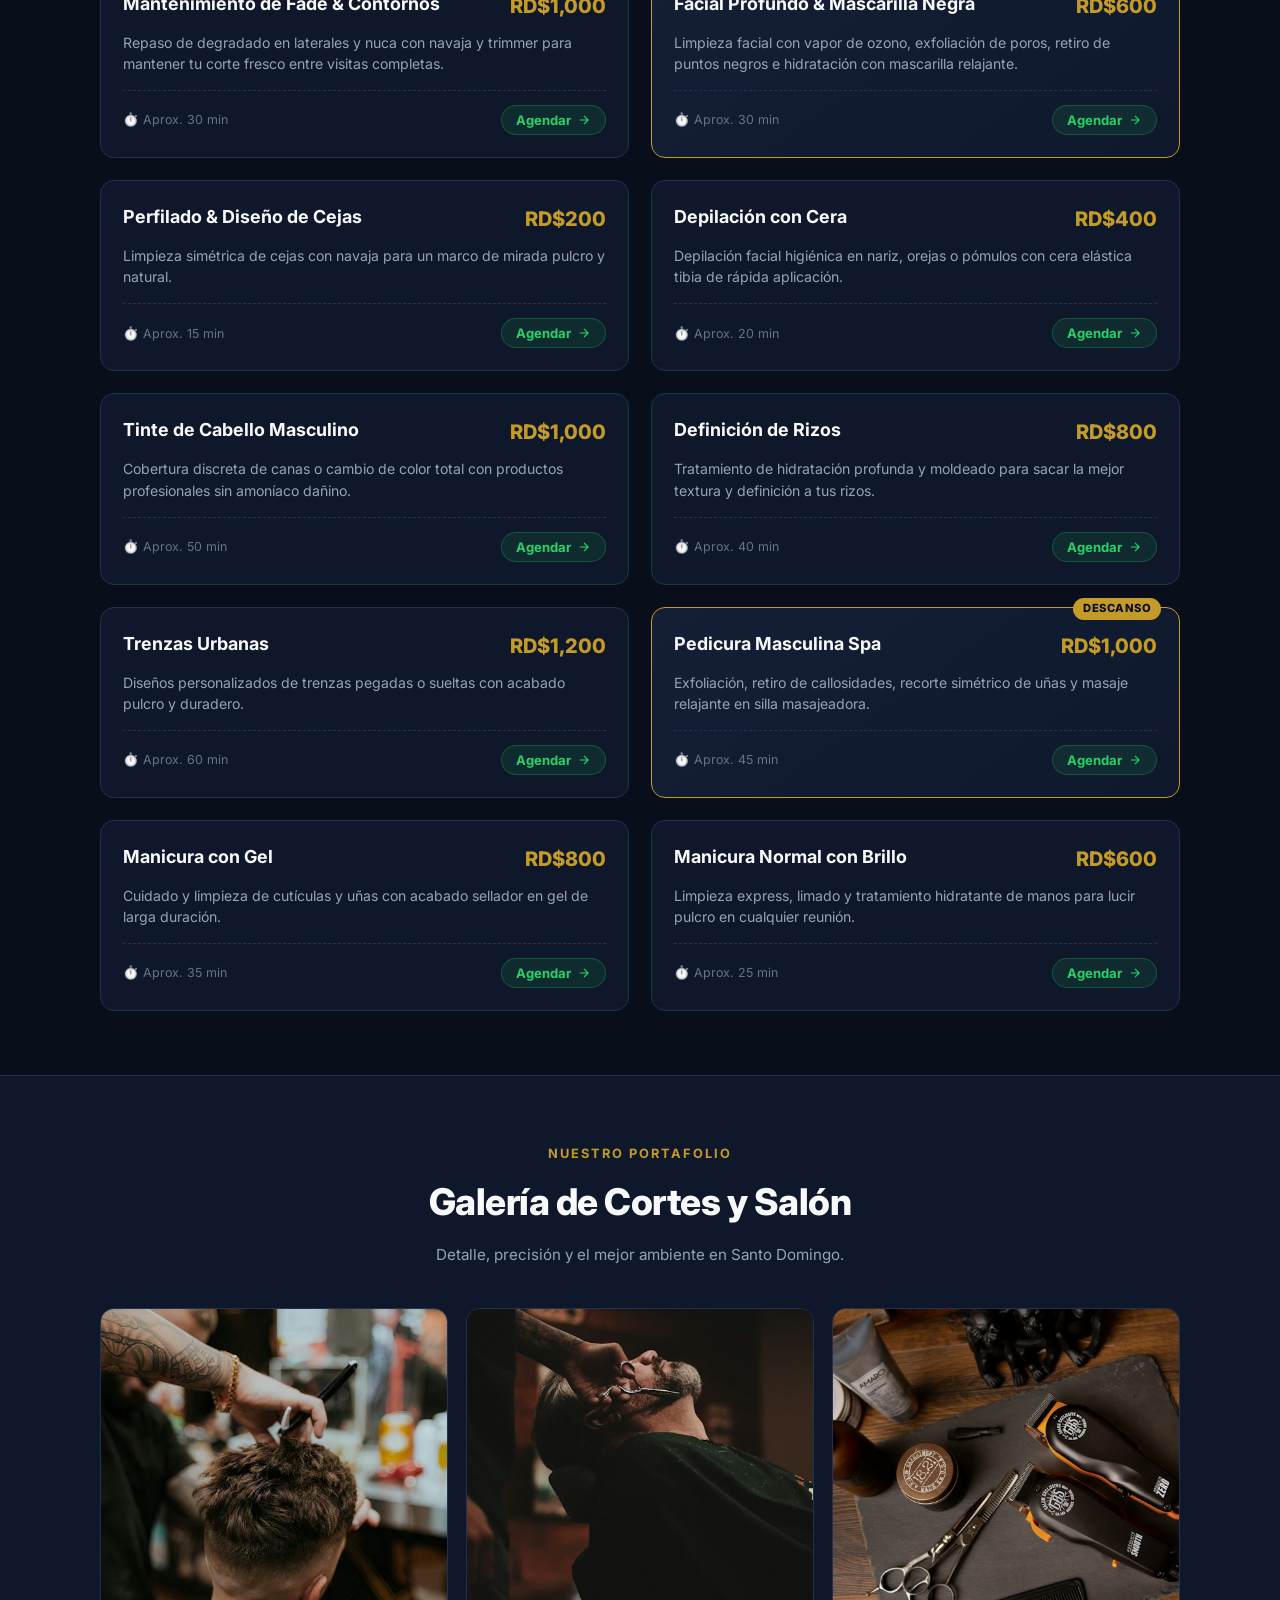
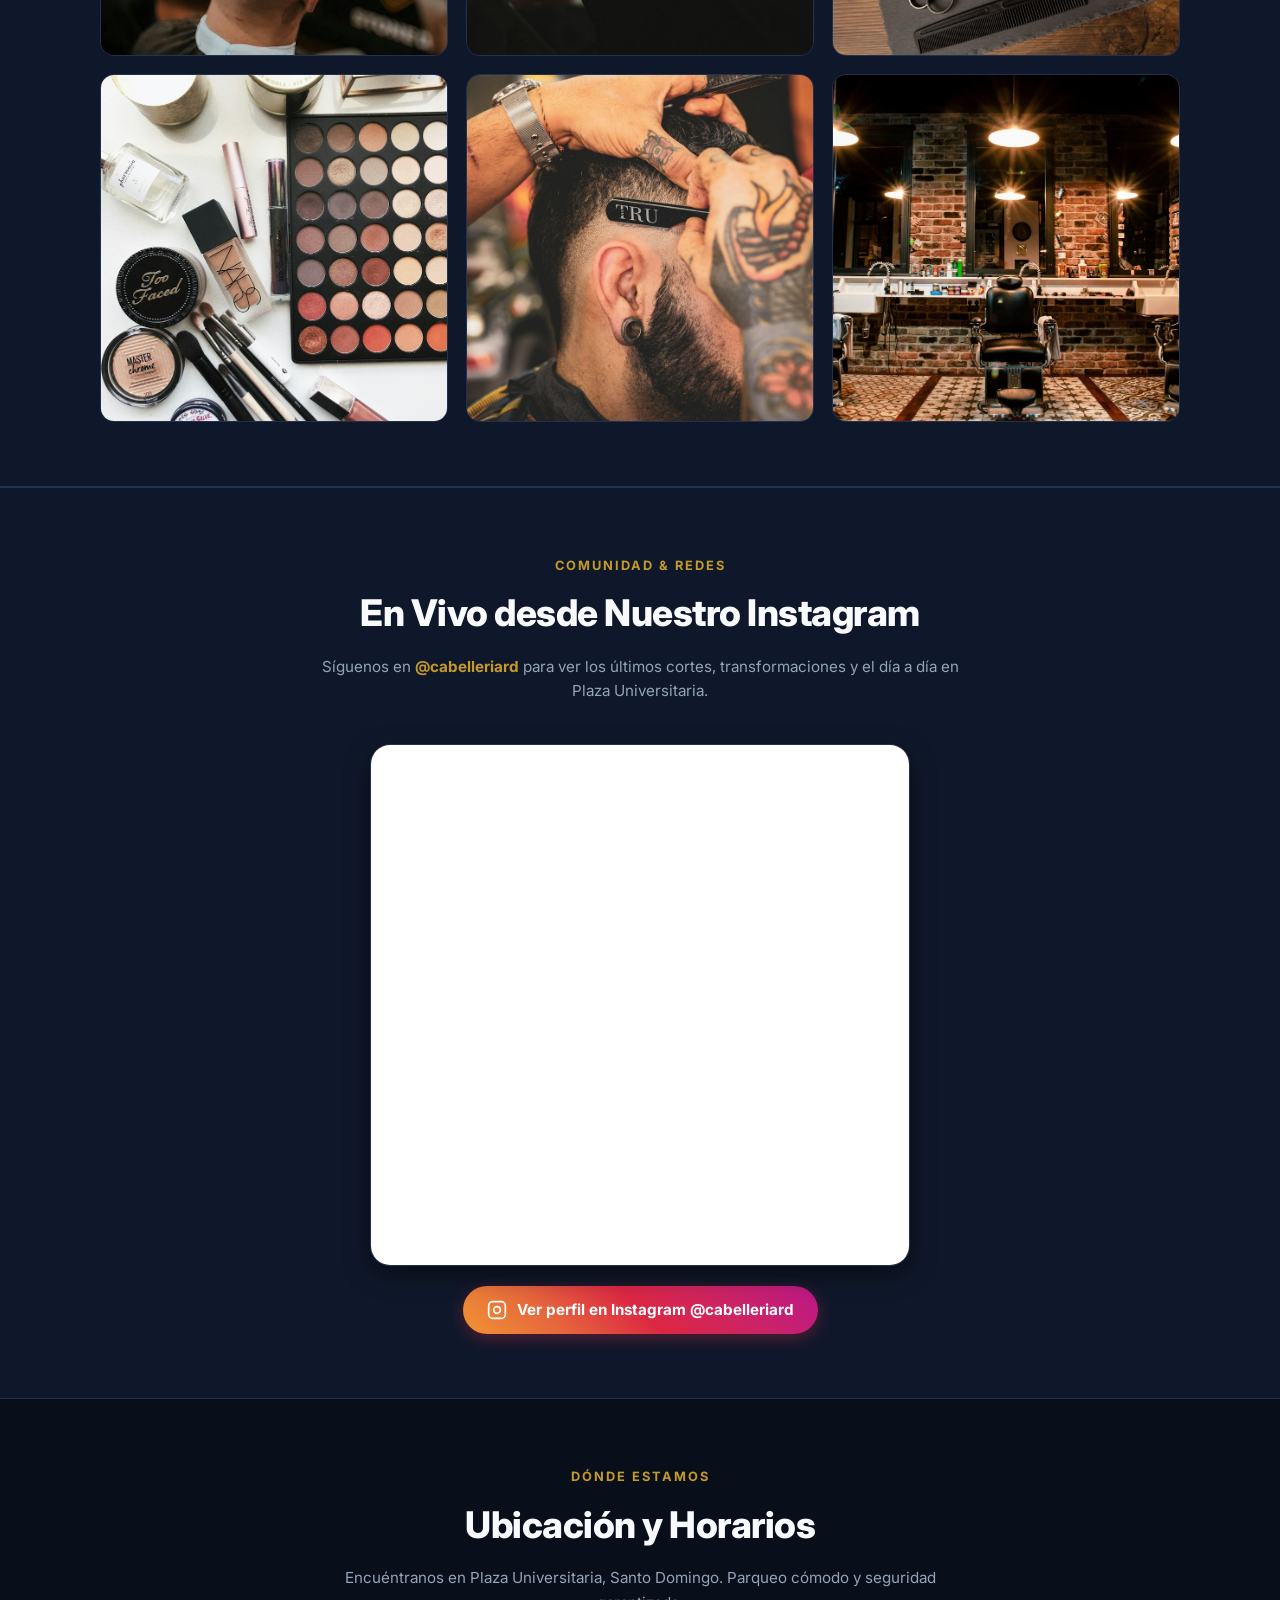
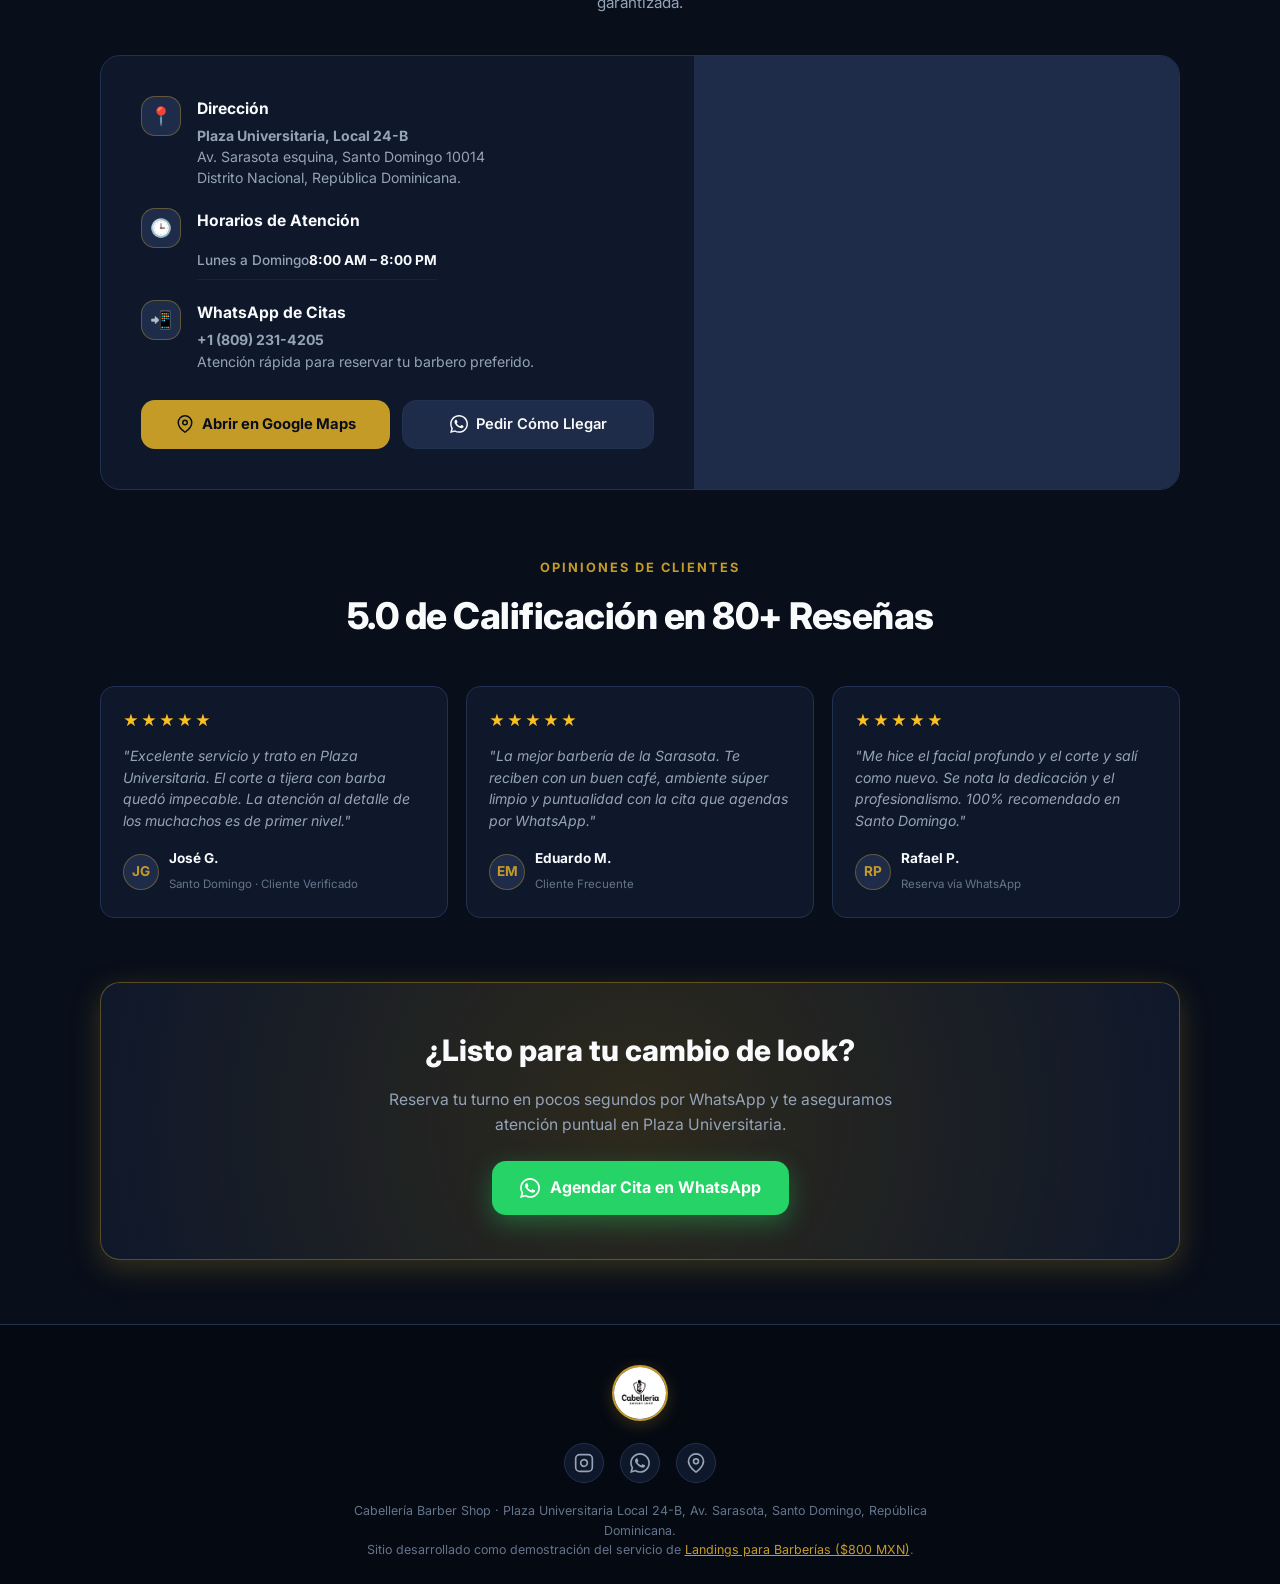
<file: sitios/cabelleria/index.html>
<!DOCTYPE html>
<html lang="es">
<head>
  <meta charset="UTF-8">
  <meta name="viewport" content="width=device-width, initial-scale=1.0, maximum-scale=1.0, user-scalable=no">
  <title>Cabellería Barber Shop | Plaza Universitaria, Santo Domingo</title>
  <meta name="description" content="Barbería premium en Santo Domingo. Cortes a tijera, diseño de barba, texturizado, faciales y cuidado masculino en Plaza Universitaria. Reserva tu turno por WhatsApp.">
  <link rel="canonical" href="https://iwantdeveverything.github.io/landingbarbershops/sitios/cabelleria/">

  <!-- Open Graph / Facebook / WhatsApp -->
  <meta property="og:type" content="website">
  <meta property="og:url" content="https://iwantdeveverything.github.io/landingbarbershops/sitios/cabelleria/">
  <meta property="og:site_name" content="Cabellería Barber Shop">
  <meta property="og:title" content="Cabellería Barber Shop | Santo Domingo">
  <meta property="og:description" content="Cortes modernos, afeitados profesionales y cuidado personal masculino en Plaza Universitaria, Santo Domingo. Reserva tu turno por WhatsApp.">
  <meta property="og:image" content="https://iwantdeveverything.github.io/landingbarbershops/sitios/cabelleria/assets/logo.jpg">
  <meta property="og:image:secure_url" content="https://iwantdeveverything.github.io/landingbarbershops/sitios/cabelleria/assets/logo.jpg">
  <meta property="og:image:type" content="image/jpeg">
  <meta property="og:image:width" content="800">
  <meta property="og:image:height" content="800">
  <meta property="og:image:alt" content="Logo Cabellería Barber Shop">
  <meta property="og:locale" content="es_DO">

  <!-- Twitter / X -->
  <meta name="twitter:card" content="summary">
  <meta name="twitter:url" content="https://iwantdeveverything.github.io/landingbarbershops/sitios/cabelleria/">
  <meta name="twitter:title" content="Cabellería Barber Shop | Santo Domingo">
  <meta name="twitter:description" content="Cortes modernos, afeitados profesionales y cuidado personal masculino en Plaza Universitaria, Santo Domingo.">
  <meta name="twitter:image" content="https://iwantdeveverything.github.io/landingbarbershops/sitios/cabelleria/assets/logo.jpg">

  <link rel="icon" type="image/jpeg" href="assets/logo.jpg">
  <meta name="theme-color" content="#080e1a">

  <!-- Google Fonts -->
  <link rel="preconnect" href="https://fonts.googleapis.com">
  <link rel="preconnect" href="https://fonts.gstatic.com" crossorigin>
  <link href="https://fonts.googleapis.com/css2?family=Inter:wght@400;500;600;700;800&family=Plus+Jakarta+Sans:wght@700;800&display=swap" rel="stylesheet">

  <link rel="stylesheet" href="css/style.css">
</head>
<body>

  <!-- Header -->
  <header class="site-header">
    <div class="container header-inner">
      <a href="#" class="brand-logo">
        <div class="brand-icon">
          <img src="assets/logo.jpg" alt="Logo Cabellería Barber Shop" class="brand-logo-img">
        </div>
        <div class="brand-text">
          <h1>Cabellería</h1>
          <span>Barber Shop · Santo Domingo</span>
        </div>
      </a>

      <div class="header-actions">
        <a href="https://wa.me/18092314205?text=Hola%20Cabeller%C3%ADa%20Barber%20Shop!%20Quisiera%20agendar%20una%20cita.%20%C2%BFQu%C3%A9%20horarios%20tienen%20disponibles?" target="_blank" rel="noopener noreferrer" class="btn-header-wa">
          <svg width="18" height="18" viewBox="0 0 24 24" fill="currentColor">
            <path d="M.057 24l1.687-6.163c-1.041-1.804-1.588-3.849-1.587-5.946.003-6.556 5.338-11.891 11.893-11.891 3.181.001 6.167 1.24 8.413 3.488 2.245 2.248 3.481 5.236 3.48 8.414-.003 6.557-5.338 11.892-11.893 11.892-1.99-.001-3.951-.5-5.688-1.448l-6.305 1.654zm6.597-3.807c1.676.995 3.276 1.591 5.392 1.592 5.448 0 9.886-4.434 9.889-9.885.002-5.462-4.415-9.89-9.881-9.892-5.452 0-9.887 4.434-9.889 9.884-.001 2.225.651 3.891 1.746 5.634l-.999 3.648 3.742-.981zm11.387-5.464c-.074-.124-.272-.198-.57-.347-.297-.149-1.758-.868-2.031-.967-.272-.099-.47-.149-.669.149-.198.297-.768.967-.941 1.165-.173.198-.347.223-.644.074-.297-.149-1.255-.462-2.39-1.475-.883-.788-1.48-1.761-1.653-2.059-.173-.297-.018-.458.13-.606.134-.133.297-.347.446-.521.151-.172.2-.296.3-.495.099-.198.05-.372-.025-.521-.075-.148-.669-1.611-.916-2.206-.242-.579-.487-.501-.669-.51l-.57-.01c-.198 0-.52.074-.792.372s-1.04 1.016-1.04 2.479 1.065 2.876 1.213 3.074c.149.198 2.095 3.2 5.076 4.487.709.306 1.263.489 1.694.626.712.226 1.36.194 1.872.118.571-.085 1.758-.719 2.006-1.413.248-.695.248-1.29.173-1.414z"/>
          </svg>
          <span>Agendar Cita</span>
        </a>
      </div>
    </div>
  </header>

  <!-- Hero Section -->
  <section class="hero">
    <div class="container">
      <div class="hero-grid">
        <div class="hero-text-content">
          <div class="hero-status-tag">
            <span class="status-dot"></span>
            <span>Abierto Hoy · Plaza Universitaria (Local 24-B)</span>
          </div>

          <h2 class="hero-title">
            Barbería Premium y cuidado personal en <span class="text-gold">Santo Domingo</span>
          </h2>

          <p class="hero-description">
            Cortes modernos, afeitados a tijera, diseño de barba, texturizado, faciales y cuidado masculino en un ambiente relajado para que te sientas como en casa.
          </p>

          <div class="hero-cta-group">
            <a href="https://wa.me/18092314205?text=Hola%20Cabeller%C3%ADa%20Barber%20Shop!%20Quisiera%20agendar%20una%20cita.%20%C2%BFQu%C3%A9%20horarios%20tienen%20disponibles?" target="_blank" rel="noopener noreferrer" class="btn-primary-wa">
              <svg width="20" height="20" viewBox="0 0 24 24" fill="currentColor">
                <path d="M.057 24l1.687-6.163c-1.041-1.804-1.588-3.849-1.587-5.946.003-6.556 5.338-11.891 11.893-11.891 3.181.001 6.167 1.24 8.413 3.488 2.245 2.248 3.481 5.236 3.48 8.414-.003 6.557-5.338 11.892-11.893 11.892-1.99-.001-3.951-.5-5.688-1.448l-6.305 1.654zm6.597-3.807c1.676.995 3.276 1.591 5.392 1.592 5.448 0 9.886-4.434 9.889-9.885.002-5.462-4.415-9.89-9.881-9.892-5.452 0-9.887 4.434-9.889 9.884-.001 2.225.651 3.891 1.746 5.634l-.999 3.648 3.742-.981zm11.387-5.464c-.074-.124-.272-.198-.57-.347-.297-.149-1.758-.868-2.031-.967-.272-.099-.47-.149-.669.149-.198.297-.768.967-.941 1.165-.173.198-.347.223-.644.074-.297-.149-1.255-.462-2.39-1.475-.883-.788-1.48-1.761-1.653-2.059-.173-.297-.018-.458.13-.606.134-.133.297-.347.446-.521.151-.172.2-.296.3-.495.099-.198.05-.372-.025-.521-.075-.148-.669-1.611-.916-2.206-.242-.579-.487-.501-.669-.51l-.57-.01c-.198 0-.52.074-.792.372s-1.04 1.016-1.04 2.479 1.065 2.876 1.213 3.074c.149.198 2.095 3.2 5.076 4.487.709.306 1.263.489 1.694.626.712.226 1.36.194 1.872.118.571-.085 1.758-.719 2.006-1.413.248-.695.248-1.29.173-1.414z"/>
              </svg>
              <span>Pedir Turno por WhatsApp</span>
            </a>

            <a href="#servicios" class="btn-secondary">
              <span>Ver Servicios & Precios</span>
              <svg width="18" height="18" viewBox="0 0 24 24" fill="none" stroke="currentColor" stroke-width="2">
                <path d="M7 13l5 5 5-5M7 6l5 5 5-5"/>
              </svg>
            </a>
          </div>

          <div class="hero-metrics">
            <div class="metric-item">
              <span class="metric-value">5.0 ★</span>
              <span class="metric-label">80+ Reseñas Verificadas</span>
            </div>
            <div class="metric-item">
              <span class="metric-value">+5,000</span>
              <span class="metric-label">Clientes Satisfechos</span>
            </div>
            <div class="metric-item">
              <span class="metric-value">100%</span>
              <span class="metric-label">Cuidado Personalizado</span>
            </div>
          </div>
        </div>

        <div class="hero-visual-card">
          <img src="assets/hero-cabelleria.jpg" alt="Cabellería Barber Shop en Santo Domingo" class="hero-visual-img">
          <div class="hero-logo-stamp">
            <img src="assets/logo.jpg" alt="Logo Cabellería Barber Shop">
          </div>
          <div class="hero-visual-overlay">
            <div class="hero-badge-location">
              <svg width="16" height="16" viewBox="0 0 24 24" fill="none" stroke="currentColor" stroke-width="2">
                <path d="M21 10c0 7-9 13-9 13s-9-6-9-13a9 9 0 0 1 18 0z"></path>
                <circle cx="12" cy="10" r="3"></circle>
              </svg>
              <span>Plaza Universitaria Local 24-B, Av. Sarasota Esq.</span>
            </div>
          </div>
        </div>
      </div>
    </div>
  </section>

  <!-- Features Strip -->
  <section class="features-strip">
    <div class="container">
      <div class="features-grid">
        <div class="feature-pill">
          <div class="feature-pill-icon">⚡</div>
          <div class="feature-pill-text">
            <h4>Citas Rápidas</h4>
            <p>1 clic directo a WhatsApp</p>
          </div>
        </div>
        <div class="feature-pill">
          <div class="feature-pill-icon">☕</div>
          <div class="feature-pill-text">
            <h4>Bebidas de Cortesía</h4>
            <p>Café o bebida fría</p>
          </div>
        </div>
        <div class="feature-pill">
          <div class="feature-pill-icon">📍</div>
          <div class="feature-pill-text">
            <h4>Plaza Universitaria</h4>
            <p>Parqueo seguro disponible</p>
          </div>
        </div>
        <div class="feature-pill">
          <div class="feature-pill-icon">💳</div>
          <div class="feature-pill-text">
            <h4>Pagos Flexibles</h4>
            <p>Efectivo, tarjeta y transfer</p>
          </div>
        </div>
      </div>
    </div>
  </section>

  <!-- Services & Menu Section -->
  <section id="servicios" class="section">
    <div class="container">
      <div class="section-header">
        <span class="section-eyebrow">Carta de Servicios</span>
        <h3 class="section-title">Menú de Cortes & Cuidado Masculino</h3>
        <p class="section-subtitle">
          Precios transparentes y atención de máxima categoría en Santo Domingo.
        </p>
      </div>

      <!-- Category Filter Tabs -->
      <div class="services-tabs">
        <button class="tab-btn active" data-filter="all">Todos</button>
        <button class="tab-btn" data-filter="cortes">Cortes & Estilo</button>
        <button class="tab-btn" data-filter="barba">Barba & Rostro</button>
        <button class="tab-btn" data-filter="color">Color & Textura</button>
        <button class="tab-btn" data-filter="spa">Manicura & Spa</button>
      </div>

      <!-- Services Grid -->
      <div class="services-grid">
        <!-- Service 1 -->
        <div class="service-card highlight" data-category="cortes">
          <span class="service-highlight-badge">Más pedido</span>
          <div class="service-header">
            <h4 class="service-title">Corte y Barba a Tijera</h4>
            <span class="service-price">RD$1,500</span>
          </div>
          <p class="service-desc">
            El servicio premium por excelencia: corte completo con técnica precisa de tijera, perfilado milimétrico de barba con navaja, toallas aromáticas y peinado final.
          </p>
          <div class="service-footer">
            <span class="service-duration">⏱️ Aprox. 60 min</span>
            <button class="btn-book-service">
              <span>Agendar</span>
              <svg width="14" height="14" viewBox="0 0 24 24" fill="none" stroke="currentColor" stroke-width="2">
                <path d="M5 12h14M12 5l7 7-7 7"/>
              </svg>
            </button>
          </div>
        </div>

        <!-- Service 2 -->
        <div class="service-card highlight" data-category="cortes">
          <span class="service-highlight-badge">Recomendado</span>
          <div class="service-header">
            <h4 class="service-title">Corte de Cabello Signature</h4>
            <span class="service-price">RD$1,200</span>
          </div>
          <p class="service-desc">
            Corte completo según tu fisionomía (fade, clásico o tijera), lavado capilar, perfilado de contornos con navaja y peinado profesional con cera mate.
          </p>
          <div class="service-footer">
            <span class="service-duration">⏱️ Aprox. 45 min</span>
            <button class="btn-book-service">
              <span>Agendar</span>
              <svg width="14" height="14" viewBox="0 0 24 24" fill="none" stroke="currentColor" stroke-width="2">
                <path d="M5 12h14M12 5l7 7-7 7"/>
              </svg>
            </button>
          </div>
        </div>

        <!-- Service 3 -->
        <div class="service-card" data-category="cortes">
          <div class="service-header">
            <h4 class="service-title">Corte de Niño</h4>
            <span class="service-price">RD$1,000</span>
          </div>
          <p class="service-desc">
            Atención paciente y cuidadosa con las últimas tendencias de cortes modernos para niños y adolescentes.
          </p>
          <div class="service-footer">
            <span class="service-duration">⏱️ Aprox. 35 min</span>
            <button class="btn-book-service">
              <span>Agendar</span>
              <svg width="14" height="14" viewBox="0 0 24 24" fill="none" stroke="currentColor" stroke-width="2">
                <path d="M5 12h14M12 5l7 7-7 7"/>
              </svg>
            </button>
          </div>
        </div>

        <!-- Service 4 -->
        <div class="service-card" data-category="color">
          <div class="service-header">
            <h4 class="service-title">Texturizado Profesional</h4>
            <span class="service-price">RD$1,000</span>
          </div>
          <p class="service-desc">
            Tratamiento especializado para aportar volumen, movimiento natural y fácil peinado al cabello sin apelmazar.
          </p>
          <div class="service-footer">
            <span class="service-duration">⏱️ Aprox. 40 min</span>
            <button class="btn-book-service">
              <span>Agendar</span>
              <svg width="14" height="14" viewBox="0 0 24 24" fill="none" stroke="currentColor" stroke-width="2">
                <path d="M5 12h14M12 5l7 7-7 7"/>
              </svg>
            </button>
          </div>
        </div>

        <!-- Service 5 -->
        <div class="service-card" data-category="cortes">
          <div class="service-header">
            <h4 class="service-title">Mantenimiento de Fade & Contornos</h4>
            <span class="service-price">RD$1,000</span>
          </div>
          <p class="service-desc">
            Repaso de degradado en laterales y nuca con navaja y trimmer para mantener tu corte fresco entre visitas completas.
          </p>
          <div class="service-footer">
            <span class="service-duration">⏱️ Aprox. 30 min</span>
            <button class="btn-book-service">
              <span>Agendar</span>
              <svg width="14" height="14" viewBox="0 0 24 24" fill="none" stroke="currentColor" stroke-width="2">
                <path d="M5 12h14M12 5l7 7-7 7"/>
              </svg>
            </button>
          </div>
        </div>

        <!-- Service 6 -->
        <div class="service-card highlight" data-category="barba">
          <span class="service-highlight-badge">Skincare</span>
          <div class="service-header">
            <h4 class="service-title">Facial Profundo & Mascarilla Negra</h4>
            <span class="service-price">RD$600</span>
          </div>
          <p class="service-desc">
            Limpieza facial con vapor de ozono, exfoliación de poros, retiro de puntos negros e hidratación con mascarilla relajante.
          </p>
          <div class="service-footer">
            <span class="service-duration">⏱️ Aprox. 30 min</span>
            <button class="btn-book-service">
              <span>Agendar</span>
              <svg width="14" height="14" viewBox="0 0 24 24" fill="none" stroke="currentColor" stroke-width="2">
                <path d="M5 12h14M12 5l7 7-7 7"/>
              </svg>
            </button>
          </div>
        </div>

        <!-- Service 7 -->
        <div class="service-card" data-category="barba">
          <div class="service-header">
            <h4 class="service-title">Perfilado & Diseño de Cejas</h4>
            <span class="service-price">RD$200</span>
          </div>
          <p class="service-desc">
            Limpieza simétrica de cejas con navaja para un marco de mirada pulcro y natural.
          </p>
          <div class="service-footer">
            <span class="service-duration">⏱️ Aprox. 15 min</span>
            <button class="btn-book-service">
              <span>Agendar</span>
              <svg width="14" height="14" viewBox="0 0 24 24" fill="none" stroke="currentColor" stroke-width="2">
                <path d="M5 12h14M12 5l7 7-7 7"/>
              </svg>
            </button>
          </div>
        </div>

        <!-- Service 8 -->
        <div class="service-card" data-category="barba">
          <div class="service-header">
            <h4 class="service-title">Depilación con Cera</h4>
            <span class="service-price">RD$400</span>
          </div>
          <p class="service-desc">
            Depilación facial higiénica en nariz, orejas o pómulos con cera elástica tibia de rápida aplicación.
          </p>
          <div class="service-footer">
            <span class="service-duration">⏱️ Aprox. 20 min</span>
            <button class="btn-book-service">
              <span>Agendar</span>
              <svg width="14" height="14" viewBox="0 0 24 24" fill="none" stroke="currentColor" stroke-width="2">
                <path d="M5 12h14M12 5l7 7-7 7"/>
              </svg>
            </button>
          </div>
        </div>

        <!-- Service 9 -->
        <div class="service-card" data-category="color">
          <div class="service-header">
            <h4 class="service-title">Tinte de Cabello Masculino</h4>
            <span class="service-price">RD$1,000</span>
          </div>
          <p class="service-desc">
            Cobertura discreta de canas o cambio de color total con productos profesionales sin amoníaco dañino.
          </p>
          <div class="service-footer">
            <span class="service-duration">⏱️ Aprox. 50 min</span>
            <button class="btn-book-service">
              <span>Agendar</span>
              <svg width="14" height="14" viewBox="0 0 24 24" fill="none" stroke="currentColor" stroke-width="2">
                <path d="M5 12h14M12 5l7 7-7 7"/>
              </svg>
            </button>
          </div>
        </div>

        <!-- Service 10 -->
        <div class="service-card" data-category="color">
          <div class="service-header">
            <h4 class="service-title">Definición de Rizos</h4>
            <span class="service-price">RD$800</span>
          </div>
          <p class="service-desc">
            Tratamiento de hidratación profunda y moldeado para sacar la mejor textura y definición a tus rizos.
          </p>
          <div class="service-footer">
            <span class="service-duration">⏱️ Aprox. 40 min</span>
            <button class="btn-book-service">
              <span>Agendar</span>
              <svg width="14" height="14" viewBox="0 0 24 24" fill="none" stroke="currentColor" stroke-width="2">
                <path d="M5 12h14M12 5l7 7-7 7"/>
              </svg>
            </button>
          </div>
        </div>

        <!-- Service 11 -->
        <div class="service-card" data-category="color">
          <div class="service-header">
            <h4 class="service-title">Trenzas Urbanas</h4>
            <span class="service-price">RD$1,200</span>
          </div>
          <p class="service-desc">
            Diseños personalizados de trenzas pegadas o sueltas con acabado pulcro y duradero.
          </p>
          <div class="service-footer">
            <span class="service-duration">⏱️ Aprox. 60 min</span>
            <button class="btn-book-service">
              <span>Agendar</span>
              <svg width="14" height="14" viewBox="0 0 24 24" fill="none" stroke="currentColor" stroke-width="2">
                <path d="M5 12h14M12 5l7 7-7 7"/>
              </svg>
            </button>
          </div>
        </div>

        <!-- Service 12 -->
        <div class="service-card highlight" data-category="spa">
          <span class="service-highlight-badge">Descanso</span>
          <div class="service-header">
            <h4 class="service-title">Pedicura Masculina Spa</h4>
            <span class="service-price">RD$1,000</span>
          </div>
          <p class="service-desc">
            Exfoliación, retiro de callosidades, recorte simétrico de uñas y masaje relajante en silla masajeadora.
          </p>
          <div class="service-footer">
            <span class="service-duration">⏱️ Aprox. 45 min</span>
            <button class="btn-book-service">
              <span>Agendar</span>
              <svg width="14" height="14" viewBox="0 0 24 24" fill="none" stroke="currentColor" stroke-width="2">
                <path d="M5 12h14M12 5l7 7-7 7"/>
              </svg>
            </button>
          </div>
        </div>

        <!-- Service 13 -->
        <div class="service-card" data-category="spa">
          <div class="service-header">
            <h4 class="service-title">Manicura con Gel</h4>
            <span class="service-price">RD$800</span>
          </div>
          <p class="service-desc">
            Cuidado y limpieza de cutículas y uñas con acabado sellador en gel de larga duración.
          </p>
          <div class="service-footer">
            <span class="service-duration">⏱️ Aprox. 35 min</span>
            <button class="btn-book-service">
              <span>Agendar</span>
              <svg width="14" height="14" viewBox="0 0 24 24" fill="none" stroke="currentColor" stroke-width="2">
                <path d="M5 12h14M12 5l7 7-7 7"/>
              </svg>
            </button>
          </div>
        </div>

        <!-- Service 14 -->
        <div class="service-card" data-category="spa">
          <div class="service-header">
            <h4 class="service-title">Manicura Normal con Brillo</h4>
            <span class="service-price">RD$600</span>
          </div>
          <p class="service-desc">
            Limpieza express, limado y tratamiento hidratante de manos para lucir pulcro en cualquier reunión.
          </p>
          <div class="service-footer">
            <span class="service-duration">⏱️ Aprox. 25 min</span>
            <button class="btn-book-service">
              <span>Agendar</span>
              <svg width="14" height="14" viewBox="0 0 24 24" fill="none" stroke="currentColor" stroke-width="2">
                <path d="M5 12h14M12 5l7 7-7 7"/>
              </svg>
            </button>
          </div>
        </div>
      </div>
    </div>
  </section>

  <!-- Gallery Section -->
  <section class="section" style="background: var(--bg-card); border-top: 1px solid var(--border-color); border-bottom: 1px solid var(--border-color);">
    <div class="container">
      <div class="section-header">
        <span class="section-eyebrow">Nuestro Portafolio</span>
        <h3 class="section-title">Galería de Cortes y Salón</h3>
        <p class="section-subtitle">
          Detalle, precisión y el mejor ambiente en Santo Domingo.
        </p>
      </div>

      <div class="gallery-grid">
        <div class="gallery-item">
          <img src="assets/corte-tijera.jpg" alt="Corte a Tijera en Cabellería Santo Domingo" loading="lazy">
          <div class="gallery-caption">
            <span>Corte & Tijera Clásico</span>
          </div>
        </div>
        <div class="gallery-item">
          <img src="assets/barba-grooming.jpg" alt="Perfilado de Barba en Plaza Universitaria" loading="lazy">
          <div class="gallery-caption">
            <span>Perfilado & Toalla Caliente</span>
          </div>
        </div>
        <div class="gallery-item">
          <img src="assets/curls-braids.jpg" alt="Texturizado y Rizos en Santo Domingo" loading="lazy">
          <div class="gallery-caption">
            <span>Rizos & Texturizado</span>
          </div>
        </div>
        <div class="gallery-item">
          <img src="assets/facial-cuidado.jpg" alt="Facial Profundo Masculino" loading="lazy">
          <div class="gallery-caption">
            <span>Limpieza Facial & Skincare</span>
          </div>
        </div>
        <div class="gallery-item">
          <img src="assets/salon-interior.jpg" alt="Instalaciones de Cabellería Barber Shop" loading="lazy">
          <div class="gallery-caption">
            <span>Ambiente en Plaza Universitaria</span>
          </div>
        </div>
        <div class="gallery-item">
          <img src="assets/hero-cabelleria.jpg" alt="Experiencia Premium en Santo Domingo" loading="lazy">
          <div class="gallery-caption">
            <span>Cuidado Personal Masculino</span>
          </div>
        </div>
      </div>
    </div>
  </section>

  <!-- Instagram Feed Embed Section -->
  <section class="section ig-section">
    <div class="container">
      <div class="section-header">
        <span class="section-eyebrow">Comunidad & Redes</span>
        <h3 class="section-title">En Vivo desde Nuestro Instagram</h3>
        <p class="section-subtitle">
          Síguenos en <a href="https://instagram.com/cabelleriard" target="_blank" rel="noopener noreferrer" style="color: var(--gold-primary); font-weight: 700;">@cabelleriard</a> para ver los últimos cortes, transformaciones y el día a día en Plaza Universitaria.
        </p>
      </div>

      <div class="ig-embed-container">
        <div class="ig-frame-wrapper">
          <iframe 
            src="https://www.instagram.com/cabelleriard/embed/" 
            class="ig-iframe"
            scrolling="no" 
            allowtransparency="true" 
            frameborder="0"
            title="Instagram Feed @cabelleriard">
          </iframe>
        </div>
        <div class="ig-cta-wrap">
          <a href="https://instagram.com/cabelleriard" target="_blank" rel="noopener noreferrer" class="btn-instagram">
            <svg width="20" height="20" viewBox="0 0 24 24" fill="none" stroke="currentColor" stroke-width="2">
              <rect x="2" y="2" width="20" height="20" rx="5" ry="5"></rect>
              <path d="M16 11.37A4 4 0 1 1 12.63 8 4 4 0 0 1 16 11.37z"></path>
              <line x1="17.5" y1="6.5" x2="17.51" y2="6.5"></line>
            </svg>
            <span>Ver perfil en Instagram @cabelleriard</span>
          </a>
        </div>
      </div>
    </div>
  </section>

  <!-- Location & Hours Section -->
  <section id="ubicacion" class="section">
    <div class="container">
      <div class="section-header">
        <span class="section-eyebrow">Dónde Estamos</span>
        <h3 class="section-title">Ubicación y Horarios</h3>
        <p class="section-subtitle">
          Encuéntranos en Plaza Universitaria, Santo Domingo. Parqueo cómodo y seguridad garantizada.
        </p>
      </div>

      <div class="location-card">
        <div class="location-info">
          <div class="location-detail-group">
            <div class="location-item">
              <div class="location-icon">📍</div>
              <div class="location-text">
                <h4>Dirección</h4>
                <p>
                  <strong>Plaza Universitaria, Local 24-B</strong><br>
                  Av. Sarasota esquina, Santo Domingo 10014<br>
                  Distrito Nacional, República Dominicana.
                </p>
              </div>
            </div>

            <div class="location-item">
              <div class="location-icon">🕒</div>
              <div class="location-text">
                <h4>Horarios de Atención</h4>
                <table class="hours-table">
                  <tbody>
                    <tr>
                      <td>Lunes a Domingo</td>
                      <td>8:00 AM – 8:00 PM</td>
                    </tr>
                  </tbody>
                </table>
              </div>
            </div>

            <div class="location-item">
              <div class="location-icon">📲</div>
              <div class="location-text">
                <h4>WhatsApp de Citas</h4>
                <p>
                  <strong>+1 (809) 231-4205</strong><br>
                  Atención rápida para reservar tu barbero preferido.
                </p>
              </div>
            </div>
          </div>

          <div class="location-actions">
            <a href="https://maps.app.goo.gl/UZyjaczhA9DPWM5y6" target="_blank" rel="noopener noreferrer" class="btn-maps">
              <svg width="18" height="18" viewBox="0 0 24 24" fill="none" stroke="currentColor" stroke-width="2">
                <path d="M21 10c0 7-9 13-9 13s-9-6-9-13a9 9 0 0 1 18 0z"></path>
                <circle cx="12" cy="10" r="3"></circle>
              </svg>
              <span>Abrir en Google Maps</span>
            </a>

            <a href="https://wa.me/18092314205?text=Hola%20Cabeller%C3%ADa,%20%C2%BFc%C3%B3mo%20llego%20a%20su%20local%20en%20Plaza%20Universitaria?" target="_blank" rel="noopener noreferrer" class="btn-call">
              <svg width="18" height="18" viewBox="0 0 24 24" fill="currentColor">
                <path d="M.057 24l1.687-6.163c-1.041-1.804-1.588-3.849-1.587-5.946.003-6.556 5.338-11.891 11.893-11.891 3.181.001 6.167 1.24 8.413 3.488 2.245 2.248 3.481 5.236 3.48 8.414-.003 6.557-5.338 11.892-11.893 11.892-1.99-.001-3.951-.5-5.688-1.448l-6.305 1.654zm6.597-3.807c1.676.995 3.276 1.591 5.392 1.592 5.448 0 9.886-4.434 9.889-9.885.002-5.462-4.415-9.89-9.881-9.892-5.452 0-9.887 4.434-9.889 9.884-.001 2.225.651 3.891 1.746 5.634l-.999 3.648 3.742-.981zm11.387-5.464c-.074-.124-.272-.198-.57-.347-.297-.149-1.758-.868-2.031-.967-.272-.099-.47-.149-.669.149-.198.297-.768.967-.941 1.165-.173.198-.347.223-.644.074-.297-.149-1.255-.462-2.39-1.475-.883-.788-1.48-1.761-1.653-2.059-.173-.297-.018-.458.13-.606.134-.133.297-.347.446-.521.151-.172.2-.296.3-.495.099-.198.05-.372-.025-.521-.075-.148-.669-1.611-.916-2.206-.242-.579-.487-.501-.669-.51l-.57-.01c-.198 0-.52.074-.792.372s-1.04 1.016-1.04 2.479 1.065 2.876 1.213 3.074c.149.198 2.095 3.2 5.076 4.487.709.306 1.263.489 1.694.626.712.226 1.36.194 1.872.118.571-.085 1.758-.719 2.006-1.413.248-.695.248-1.29.173-1.414z"/>
              </svg>
              <span>Pedir Cómo Llegar</span>
            </a>
          </div>
        </div>

        <div class="location-map-wrap">
          <iframe 
            src="https://maps.google.com/maps?q=Plaza%20Universitaria%20Avenida%20Sarasota%20Santo%20Domingo&t=&z=16&ie=UTF8&iwloc=&output=embed" 
            loading="lazy" 
            title="Mapa Cabellería Barber Shop Plaza Universitaria">
          </iframe>
        </div>
      </div>
    </div>
  </section>

  <!-- Customer Reviews -->
  <section class="section" style="padding-top: 0;">
    <div class="container">
      <div class="section-header">
        <span class="section-eyebrow">Opiniones de Clientes</span>
        <h3 class="section-title">5.0 de Calificación en 80+ Reseñas</h3>
      </div>

      <div class="reviews-grid">
        <div class="review-card">
          <div class="review-stars">★★★★★</div>
          <p class="review-text">
            "Excelente servicio y trato en Plaza Universitaria. El corte a tijera con barba quedó impecable. La atención al detalle de los muchachos es de primer nivel."
          </p>
          <div class="review-author">
            <div class="author-avatar">JG</div>
            <div class="author-info">
              <h5>José G.</h5>
              <span>Santo Domingo · Cliente Verificado</span>
            </div>
          </div>
        </div>

        <div class="review-card">
          <div class="review-stars">★★★★★</div>
          <p class="review-text">
            "La mejor barbería de la Sarasota. Te reciben con un buen café, ambiente súper limpio y puntualidad con la cita que agendas por WhatsApp."
          </p>
          <div class="review-author">
            <div class="author-avatar">EM</div>
            <div class="author-info">
              <h5>Eduardo M.</h5>
              <span>Cliente Frecuente</span>
            </div>
          </div>
        </div>

        <div class="review-card">
          <div class="review-stars">★★★★★</div>
          <p class="review-text">
            "Me hice el facial profundo y el corte y salí como nuevo. Se nota la dedicación y el profesionalismo. 100% recomendado en Santo Domingo."
          </p>
          <div class="review-author">
            <div class="author-avatar">RP</div>
            <div class="author-info">
              <h5>Rafael P.</h5>
              <span>Reserva vía WhatsApp</span>
            </div>
          </div>
        </div>
      </div>
    </div>
  </section>

  <!-- CTA Box -->
  <section class="section" style="padding-top: 0;">
    <div class="container">
      <div class="cta-box">
        <h3>¿Listo para tu cambio de look?</h3>
        <p>Reserva tu turno en pocos segundos por WhatsApp y te aseguramos atención puntual en Plaza Universitaria.</p>
        <a href="https://wa.me/18092314205?text=Hola%20Cabeller%C3%ADa%20Barber%20Shop!%20Quiero%20agendar%20mi%20cita%20para%20hoy." target="_blank" rel="noopener noreferrer" class="btn-primary-wa" style="display: inline-flex;">
          <svg width="20" height="20" viewBox="0 0 24 24" fill="currentColor">
            <path d="M.057 24l1.687-6.163c-1.041-1.804-1.588-3.849-1.587-5.946.003-6.556 5.338-11.891 11.893-11.891 3.181.001 6.167 1.24 8.413 3.488 2.245 2.248 3.481 5.236 3.48 8.414-.003 6.557-5.338 11.892-11.893 11.892-1.99-.001-3.951-.5-5.688-1.448l-6.305 1.654zm6.597-3.807c1.676.995 3.276 1.591 5.392 1.592 5.448 0 9.886-4.434 9.889-9.885.002-5.462-4.415-9.89-9.881-9.892-5.452 0-9.887 4.434-9.889 9.884-.001 2.225.651 3.891 1.746 5.634l-.999 3.648 3.742-.981zm11.387-5.464c-.074-.124-.272-.198-.57-.347-.297-.149-1.758-.868-2.031-.967-.272-.099-.47-.149-.669.149-.198.297-.768.967-.941 1.165-.173.198-.347.223-.644.074-.297-.149-1.255-.462-2.39-1.475-.883-.788-1.48-1.761-1.653-2.059-.173-.297-.018-.458.13-.606.134-.133.297-.347.446-.521.151-.172.2-.296.3-.495.099-.198.05-.372-.025-.521-.075-.148-.669-1.611-.916-2.206-.242-.579-.487-.501-.669-.51l-.57-.01c-.198 0-.52.074-.792.372s-1.04 1.016-1.04 2.479 1.065 2.876 1.213 3.074c.149.198 2.095 3.2 5.076 4.487.709.306 1.263.489 1.694.626.712.226 1.36.194 1.872.118.571-.085 1.758-.719 2.006-1.413.248-.695.248-1.29.173-1.414z"/>
          </svg>
          <span>Agendar Cita en WhatsApp</span>
        </a>
      </div>
    </div>
  </section>

  <!-- Footer -->
  <footer class="site-footer">
    <div class="container footer-inner">
      <div class="footer-logo">
        <img src="assets/logo.jpg" alt="Logo Cabellería Barber Shop" class="footer-logo-img">
      </div>
      <div class="footer-socials">
        <a href="https://instagram.com/cabelleriard" target="_blank" rel="noopener noreferrer" class="social-link" title="Instagram @cabelleriard">
          <svg width="20" height="20" viewBox="0 0 24 24" fill="none" stroke="currentColor" stroke-width="2">
            <rect x="2" y="2" width="20" height="20" rx="5" ry="5"></rect>
            <path d="M16 11.37A4 4 0 1 1 12.63 8 4 4 0 0 1 16 11.37z"></path>
            <line x1="17.5" y1="6.5" x2="17.51" y2="6.5"></line>
          </svg>
        </a>
        <a href="https://wa.me/18092314205" target="_blank" rel="noopener noreferrer" class="social-link" title="WhatsApp Reservas">
          <svg width="20" height="20" viewBox="0 0 24 24" fill="currentColor">
            <path d="M.057 24l1.687-6.163c-1.041-1.804-1.588-3.849-1.587-5.946.003-6.556 5.338-11.891 11.893-11.891 3.181.001 6.167 1.24 8.413 3.488 2.245 2.248 3.481 5.236 3.48 8.414-.003 6.557-5.338 11.892-11.893 11.892-1.99-.001-3.951-.5-5.688-1.448l-6.305 1.654zm6.597-3.807c1.676.995 3.276 1.591 5.392 1.592 5.448 0 9.886-4.434 9.889-9.885.002-5.462-4.415-9.89-9.881-9.892-5.452 0-9.887 4.434-9.889 9.884-.001 2.225.651 3.891 1.746 5.634l-.999 3.648 3.742-.981zm11.387-5.464c-.074-.124-.272-.198-.57-.347-.297-.149-1.758-.868-2.031-.967-.272-.099-.47-.149-.669.149-.198.297-.768.967-.941 1.165-.173.198-.347.223-.644.074-.297-.149-1.255-.462-2.39-1.475-.883-.788-1.48-1.761-1.653-2.059-.173-.297-.018-.458.13-.606.134-.133.297-.347.446-.521.151-.172.2-.296.3-.495.099-.198.05-.372-.025-.521-.075-.148-.669-1.611-.916-2.206-.242-.579-.487-.501-.669-.51l-.57-.01c-.198 0-.52.074-.792.372s-1.04 1.016-1.04 2.479 1.065 2.876 1.213 3.074c.149.198 2.095 3.2 5.076 4.487.709.306 1.263.489 1.694.626.712.226 1.36.194 1.872.118.571-.085 1.758-.719 2.006-1.413.248-.695.248-1.29.173-1.414z"/>
          </svg>
        </a>
        <a href="https://maps.app.goo.gl/UZyjaczhA9DPWM5y6" target="_blank" rel="noopener noreferrer" class="social-link" title="Google Maps">
          <svg width="20" height="20" viewBox="0 0 24 24" fill="none" stroke="currentColor" stroke-width="2">
            <path d="M21 10c0 7-9 13-9 13s-9-6-9-13a9 9 0 0 1 18 0z"></path>
            <circle cx="12" cy="10" r="3"></circle>
          </svg>
        </a>
      </div>

      <p class="footer-copy">
        Cabellería Barber Shop · Plaza Universitaria Local 24-B, Av. Sarasota, Santo Domingo, República Dominicana.<br>
        Sitio desarrollado como demostración del servicio de <a href="../../index.html">Landings para Barberías ($800 MXN)</a>.
      </p>
    </div>
  </footer>

  <!-- Floating WhatsApp Button -->
  <a href="https://wa.me/18092314205?text=Hola%20Cabeller%C3%ADa%20Barber%20Shop!%20Quisiera%20agendar%20una%20cita." target="_blank" rel="noopener noreferrer" class="floating-wa-btn" title="Agendar por WhatsApp">
    <svg width="30" height="30" viewBox="0 0 24 24" fill="currentColor">
      <path d="M.057 24l1.687-6.163c-1.041-1.804-1.588-3.849-1.587-5.946.003-6.556 5.338-11.891 11.893-11.891 3.181.001 6.167 1.24 8.413 3.488 2.245 2.248 3.481 5.236 3.48 8.414-.003 6.557-5.338 11.892-11.893 11.892-1.99-.001-3.951-.5-5.688-1.448l-6.305 1.654zm6.597-3.807c1.676.995 3.276 1.591 5.392 1.592 5.448 0 9.886-4.434 9.889-9.885.002-5.462-4.415-9.89-9.881-9.892-5.452 0-9.887 4.434-9.889 9.884-.001 2.225.651 3.891 1.746 5.634l-.999 3.648 3.742-.981zm11.387-5.464c-.074-.124-.272-.198-.57-.347-.297-.149-1.758-.868-2.031-.967-.272-.099-.47-.149-.669.149-.198.297-.768.967-.941 1.165-.173.198-.347.223-.644.074-.297-.149-1.255-.462-2.39-1.475-.883-.788-1.48-1.761-1.653-2.059-.173-.297-.018-.458.13-.606.134-.133.297-.347.446-.521.151-.172.2-.296.3-.495.099-.198.05-.372-.025-.521-.075-.148-.669-1.611-.916-2.206-.242-.579-.487-.501-.669-.51l-.57-.01c-.198 0-.52.074-.792.372s-1.04 1.016-1.04 2.479 1.065 2.876 1.213 3.074c.149.198 2.095 3.2 5.076 4.487.709.306 1.263.489 1.694.626.712.226 1.36.194 1.872.118.571-.085 1.758-.719 2.006-1.413.248-.695.248-1.29.173-1.414z"/>
    </svg>
  </a>

  <!-- Mobile Sticky Bottom Booking Bar -->
  <div class="mobile-bottom-bar">
    <a href="https://wa.me/18092314205?text=Hola%20Cabeller%C3%ADa%20Barber%20Shop!%20Quiero%20agendar%20mi%20cita." target="_blank" rel="noopener noreferrer" class="mobile-bottom-btn">
      <svg width="20" height="20" viewBox="0 0 24 24" fill="currentColor">
        <path d="M.057 24l1.687-6.163c-1.041-1.804-1.588-3.849-1.587-5.946.003-6.556 5.338-11.891 11.893-11.891 3.181.001 6.167 1.24 8.413 3.488 2.245 2.248 3.481 5.236 3.48 8.414-.003 6.557-5.338 11.892-11.893 11.892-1.99-.001-3.951-.5-5.688-1.448l-6.305 1.654zm6.597-3.807c1.676.995 3.276 1.591 5.392 1.592 5.448 0 9.886-4.434 9.889-9.885.002-5.462-4.415-9.89-9.881-9.892-5.452 0-9.887 4.434-9.889 9.884-.001 2.225.651 3.891 1.746 5.634l-.999 3.648 3.742-.981zm11.387-5.464c-.074-.124-.272-.198-.57-.347-.297-.149-1.758-.868-2.031-.967-.272-.099-.47-.149-.669.149-.198.297-.768.967-.941 1.165-.173.198-.347.223-.644.074-.297-.149-1.255-.462-2.39-1.475-.883-.788-1.48-1.761-1.653-2.059-.173-.297-.018-.458.13-.606.134-.133.297-.347.446-.521.151-.172.2-.296.3-.495.099-.198.05-.372-.025-.521-.075-.148-.669-1.611-.916-2.206-.242-.579-.487-.501-.669-.51l-.57-.01c-.198 0-.52.074-.792.372s-1.04 1.016-1.04 2.479 1.065 2.876 1.213 3.074c.149.198 2.095 3.2 5.076 4.487.709.306 1.263.489 1.694.626.712.226 1.36.194 1.872.118.571-.085 1.758-.719 2.006-1.413.248-.695.248-1.29.173-1.414z"/>
      </svg>
      <span>Agendar Cita en WhatsApp</span>
    </a>
    <a href="https://maps.app.goo.gl/UZyjaczhA9DPWM5y6" target="_blank" rel="noopener noreferrer" class="mobile-bottom-btn-maps" title="Ver en Maps">
      <svg width="22" height="22" viewBox="0 0 24 24" fill="none" stroke="currentColor" stroke-width="2">
        <path d="M21 10c0 7-9 13-9 13s-9-6-9-13a9 9 0 0 1 18 0z"></path>
        <circle cx="12" cy="10" r="3"></circle>
      </svg>
    </a>
  </div>

  <script src="js/script.js"></script>
</body>
</html>
</file>
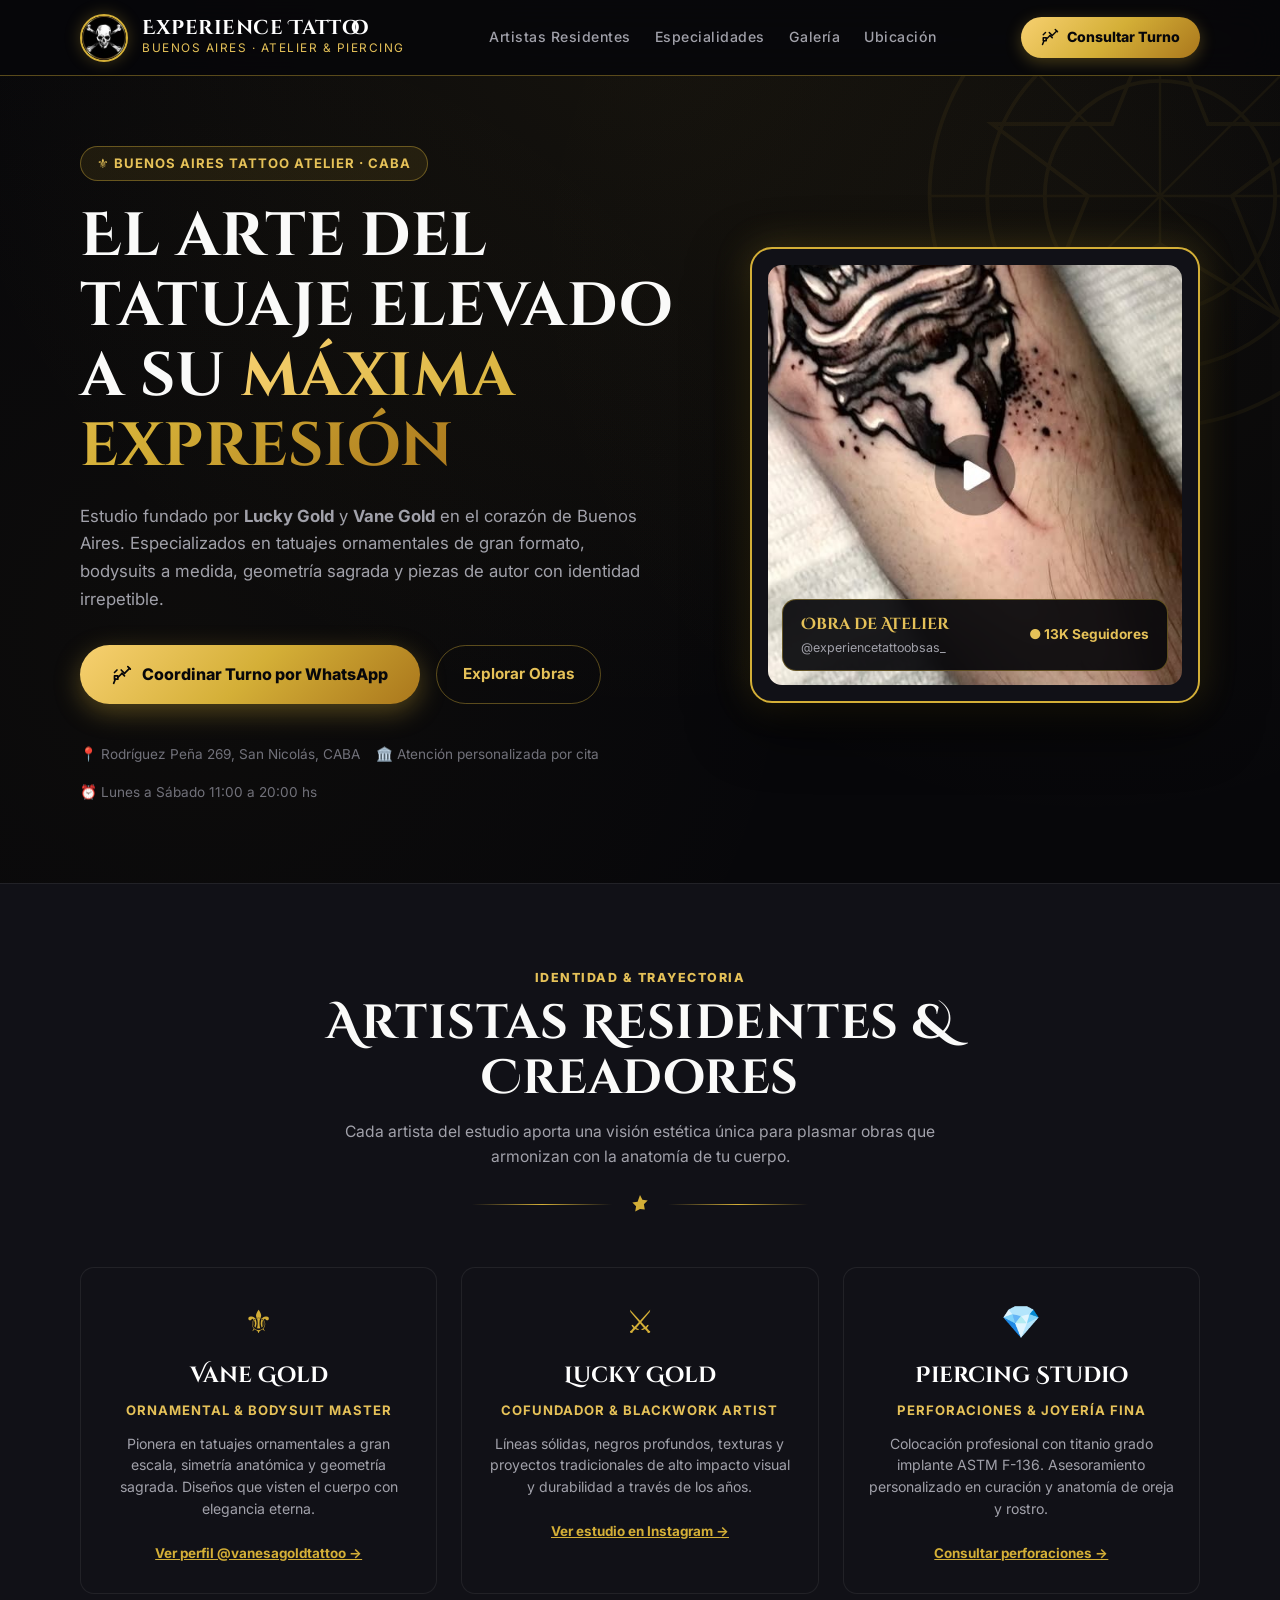
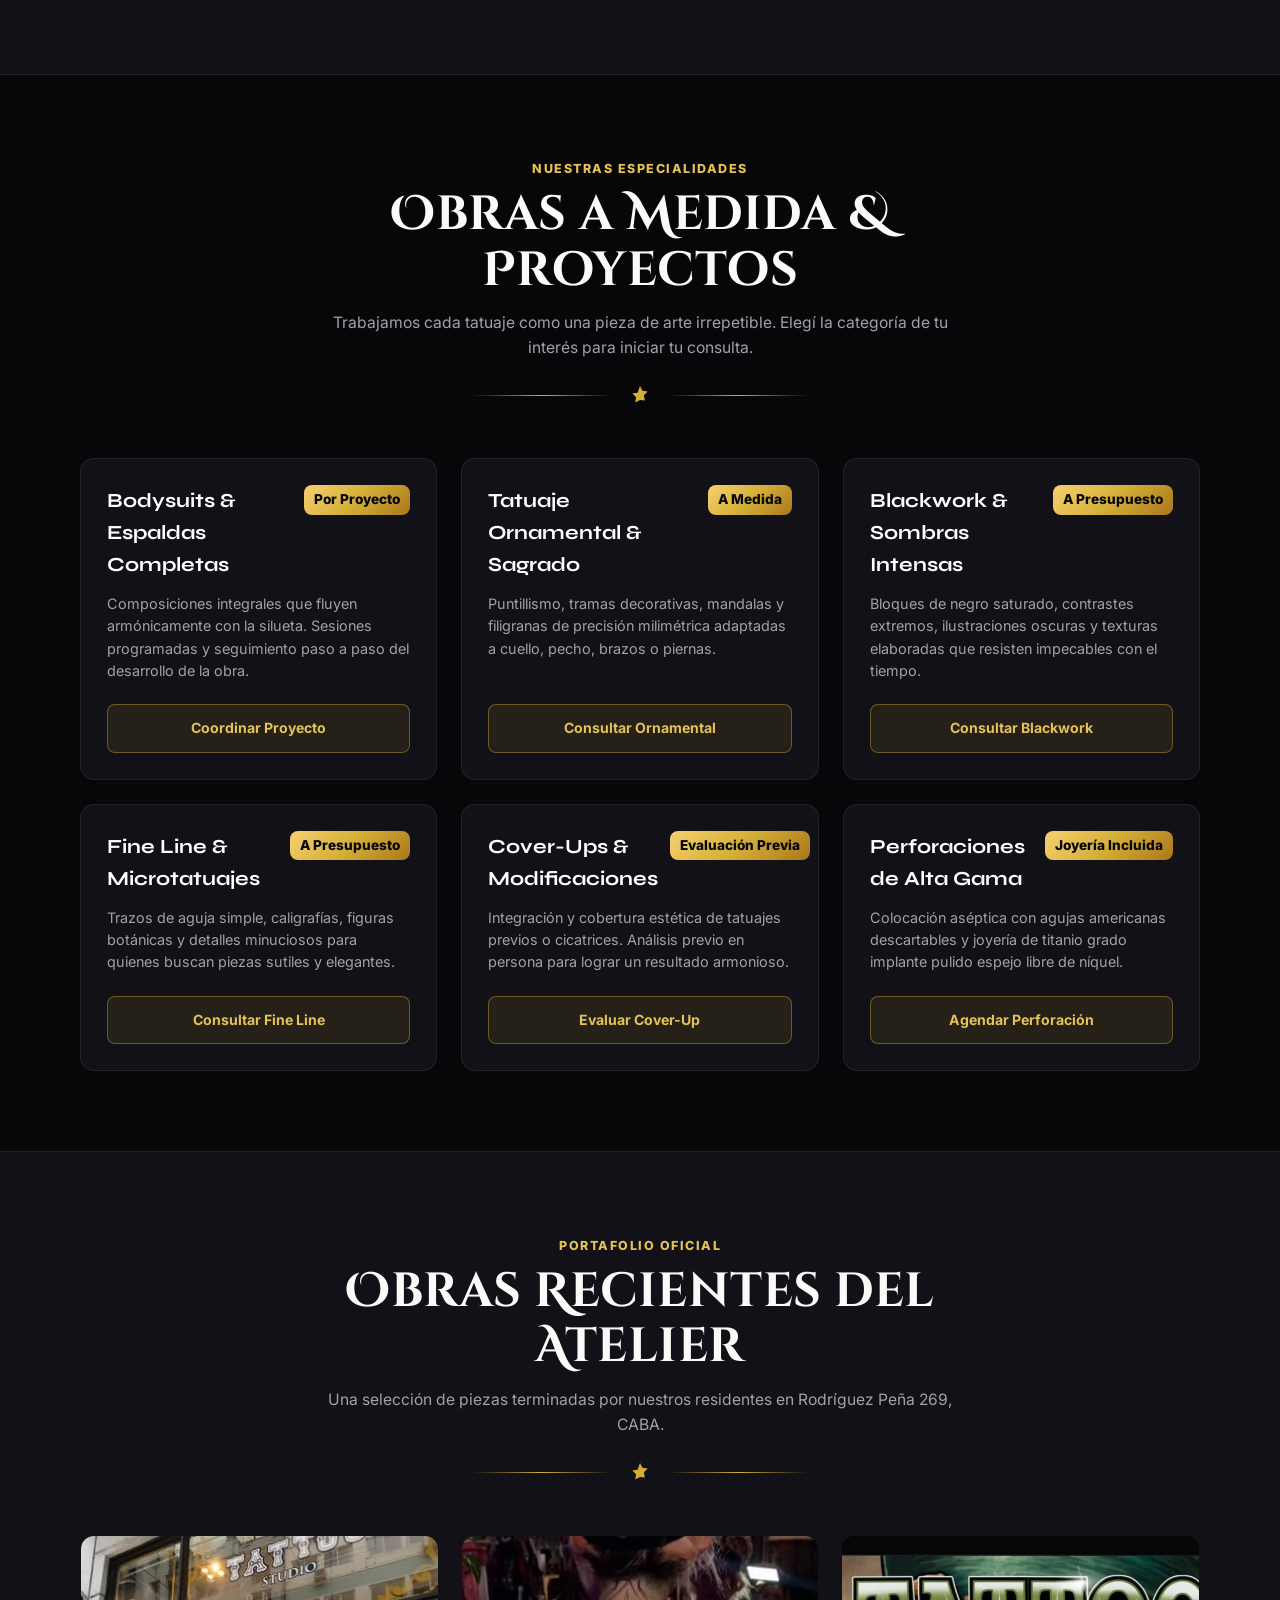
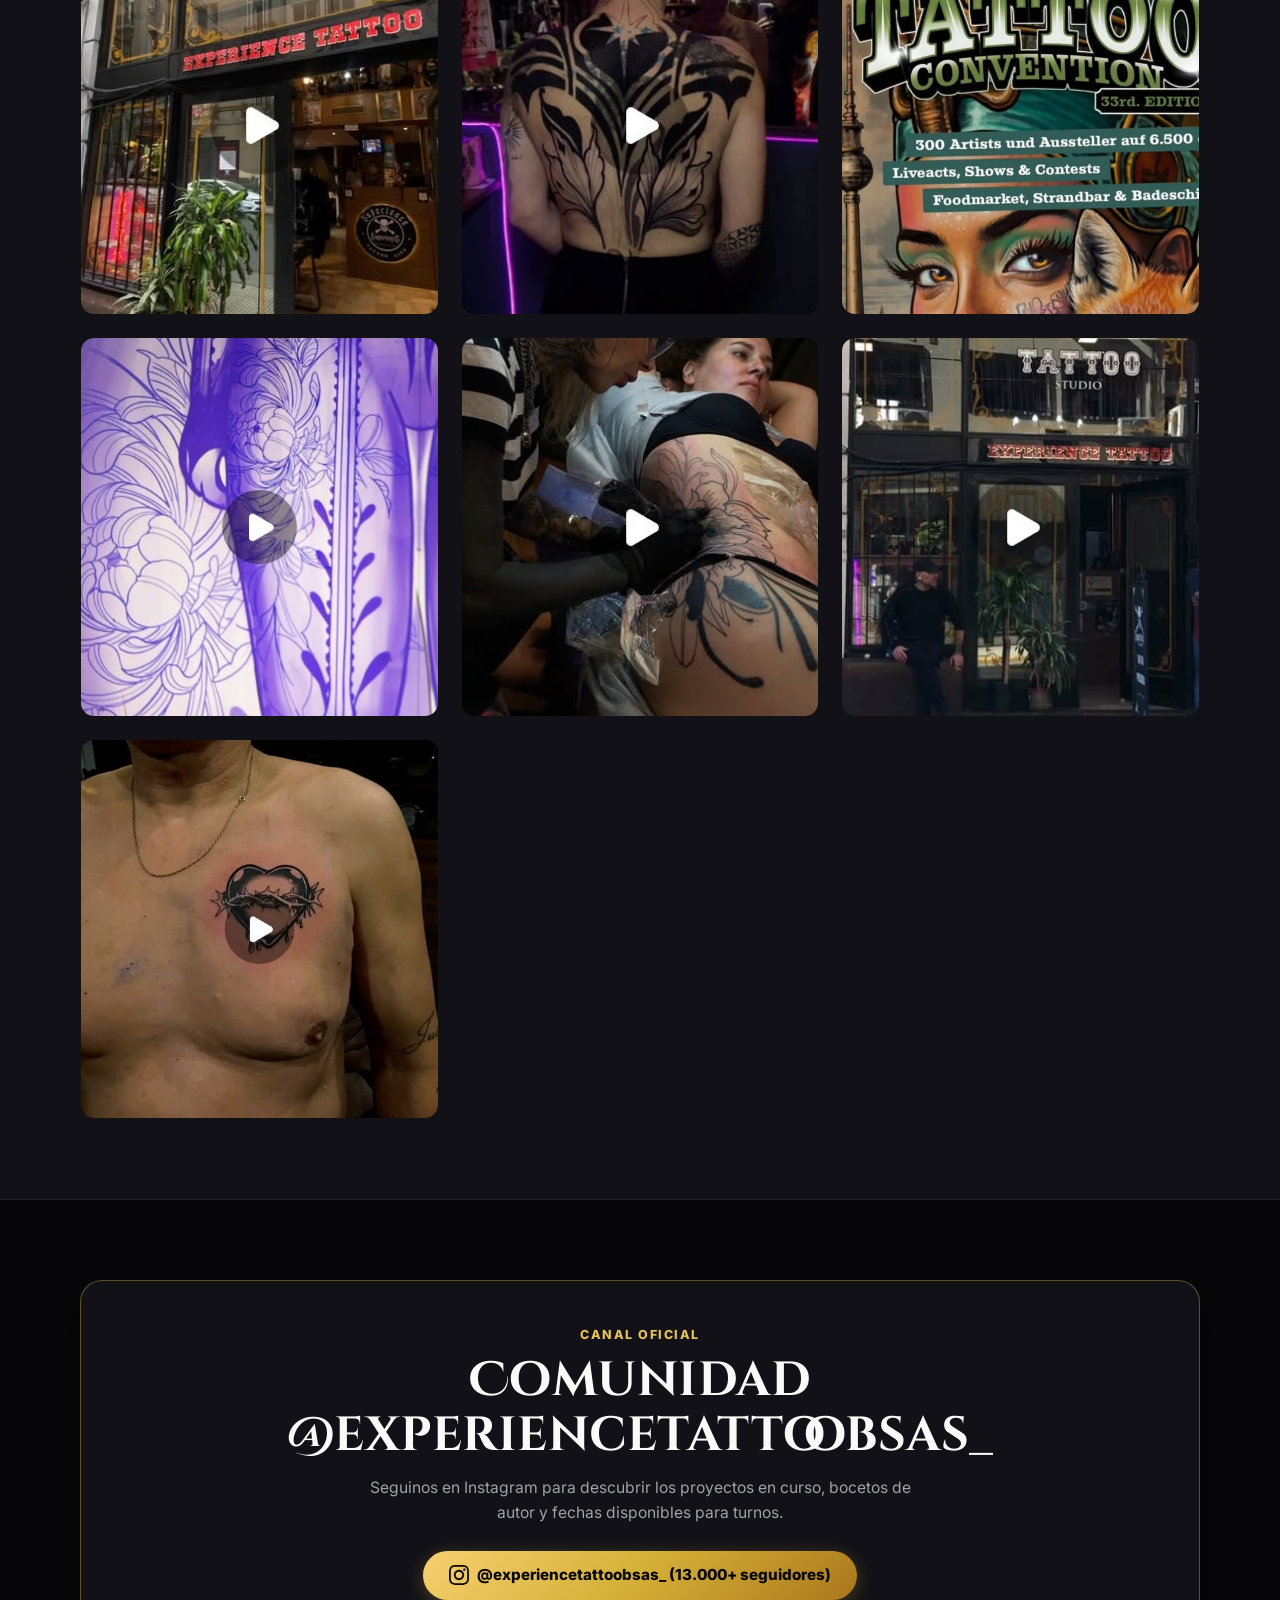
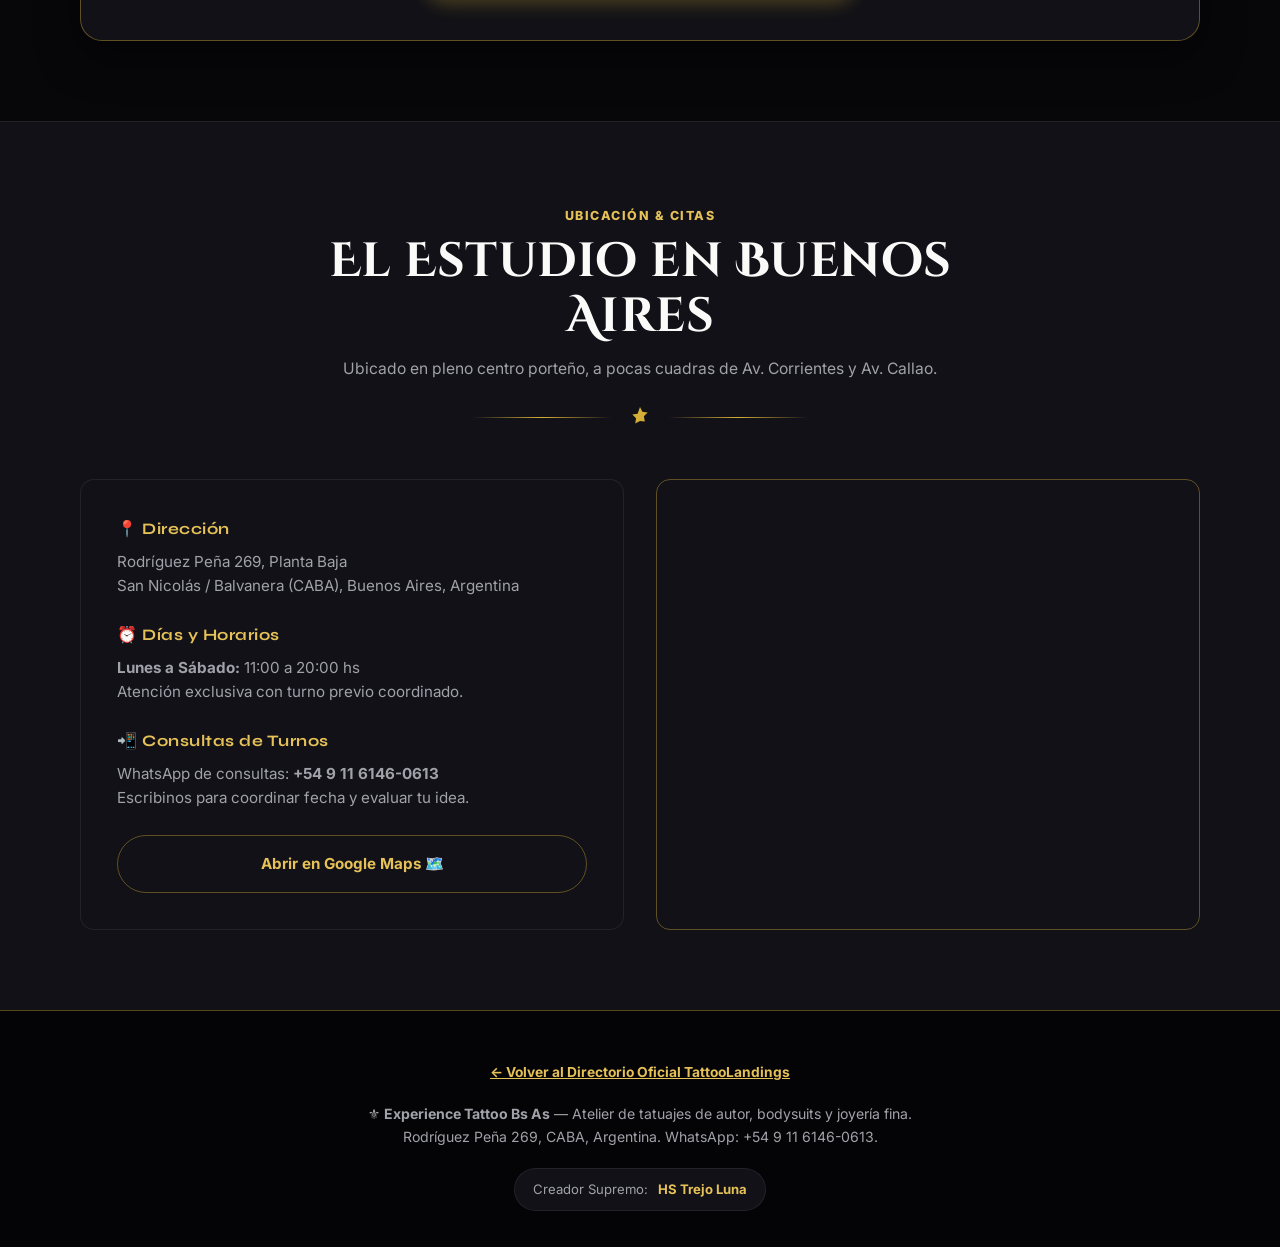
<file: sitios/experiencetattoo/index.html>
<!DOCTYPE html>
<html lang="es">
<head>
  <meta charset="UTF-8">
  <meta name="viewport" content="width=device-width, initial-scale=1.0, maximum-scale=1.0, user-scalable=no">
  <title>Experience Tattoo Bs As | Estudio de Tatuajes & Bodysuits · Buenos Aires</title>
  <meta name="description" content="Estudio de tatuajes de autor en Buenos Aires. Especialistas en tatuaje ornamental, geometría sagrada, bodysuits y blackwork en Rodríguez Peña 269, CABA.">
  <link rel="canonical" href="https://iwantdeveverything.github.io/landingbarbershops/sitios/experiencetattoo/">

  <!-- Open Graph / Facebook / WhatsApp -->
  <meta property="og:type" content="website">
  <meta property="og:url" content="https://iwantdeveverything.github.io/landingbarbershops/sitios/experiencetattoo/">
  <meta property="og:site_name" content="Experience Tattoo Bs As">
  <meta property="og:title" content="Experience Tattoo Bs As | Tatuajes & Bodysuits">
  <meta property="og:description" content="Atelier de tatuaje ornamental y de autor en Buenos Aires (Rodríguez Peña 269, CABA). Agendá tu turno o consulta por WhatsApp.">
  <meta property="og:image" content="https://iwantdeveverything.github.io/landingbarbershops/sitios/experiencetattoo/assets/hero-tattoo.jpg">
  <meta property="og:image:secure_url" content="https://iwantdeveverything.github.io/landingbarbershops/sitios/experiencetattoo/assets/hero-tattoo.jpg">
  <meta property="og:image:type" content="image/jpeg">
  <meta property="og:image:width" content="640">
  <meta property="og:image:height" content="640">
  <meta property="og:image:alt" content="Experience Tattoo Buenos Aires">
  <meta property="og:locale" content="es_AR">

  <!-- Twitter / X -->
  <meta name="twitter:card" content="summary_large_image">
  <meta name="twitter:url" content="https://iwantdeveverything.github.io/landingbarbershops/sitios/experiencetattoo/">
  <meta name="twitter:title" content="Experience Tattoo Bs As | Buenos Aires">
  <meta name="twitter:description" content="Tatuajes ornamentales, bodysuits y arte corporal en CABA. Contacto directo por WhatsApp.">
  <meta name="twitter:image" content="https://iwantdeveverything.github.io/landingbarbershops/sitios/experiencetattoo/assets/hero-tattoo.jpg">

  <link rel="icon" type="image/jpeg" href="assets/logo.jpg">
  <meta name="theme-color" content="#07070a">

  <!-- Google Fonts -->
  <link rel="preconnect" href="https://fonts.googleapis.com">
  <link rel="preconnect" href="https://fonts.gstatic.com" crossorigin>
  <link href="https://fonts.googleapis.com/css2?family=Cinzel+Decorative:wght@700;900&family=Syne:wght@700;800&family=Inter:wght@400;500;600;700&display=swap" rel="stylesheet">

  <link rel="stylesheet" href="css/style.css">
</head>
<body>

  <!-- Header -->
  <header class="site-header">
    <div class="container header-inner">
      <a href="#" class="brand-wrap">
        <div class="brand-avatar">
          <img src="assets/logo.jpg" alt="Logo Experience Tattoo Bs As">
        </div>
        <div class="brand-meta">
          <h1>Experience Tattoo</h1>
          <span>Buenos Aires · Atelier & Piercing</span>
        </div>
      </a>

      <nav class="nav-links">
        <a href="#artistas" class="nav-link">Artistas Residentes</a>
        <a href="#servicios" class="nav-link">Especialidades</a>
        <a href="#galeria" class="nav-link">Galería</a>
        <a href="#estudio" class="nav-link">Ubicación</a>
      </nav>

      <div class="header-actions">
        <a href="https://wa.me/5491161460613?text=Hola%20Experience%20Tattoo%20Bs%20As!%20Quiero%20consultar%20por%20un%20turno%20o%20presupuesto." target="_blank" rel="noopener noreferrer" class="btn-header-wa">
          <svg class="tattoo-machine-svg" width="18" height="18" viewBox="0 0 24 24" fill="none" stroke="currentColor" stroke-width="2" stroke-linecap="round" stroke-linejoin="round">
            <path d="M3 13h4v4H3z"/>
            <path d="M7 15l5-5"/>
            <path d="M12 10l3 3"/>
            <path d="M11 6l4 4"/>
            <path d="M15 10l6-6"/>
            <path d="M19 2l3 3"/>
            <path d="M3 9l3-3"/>
            <path d="M4 17l-2 5"/>
          </svg>
          <span>Consultar Turno</span>
        </a>
      </div>
    </div>
  </header>

  <!-- Hero Section -->
  <section class="hero-atelier">
    <!-- Background Rotating Mandala -->
    <svg class="mandala-bg" viewBox="0 0 100 100" fill="currentColor">
      <circle cx="50" cy="50" r="48" fill="none" stroke="currentColor" stroke-width="0.8"/>
      <circle cx="50" cy="50" r="36" fill="none" stroke="currentColor" stroke-width="0.8"/>
      <circle cx="50" cy="50" r="24" fill="none" stroke="currentColor" stroke-width="0.8"/>
      <path d="M50 2 L50 98 M2 50 L98 50 M16 16 L84 84 M16 84 L84 16" stroke="currentColor" stroke-width="0.5"/>
      <polygon points="50,10 60,35 85,35 65,50 75,75 50,60 25,75 35,50 15,35 40,35" fill="none" stroke="currentColor" stroke-width="0.8"/>
    </svg>

    <div class="container">
      <div class="hero-atelier-grid">
        <div class="hero-col-left">
          <div class="hero-pill-gold">
            ⚜️ Buenos Aires Tattoo Atelier · CABA
          </div>

          <h2 class="hero-headline">
            El arte del tatuaje elevado a su <span class="gold-gradient-text">máxima expresión</span>
          </h2>

          <p class="hero-subtitle">
            Estudio fundado por <strong>Lucky Gold</strong> y <strong>Vane Gold</strong> en el corazón de Buenos Aires. Especializados en tatuajes ornamentales de gran formato, bodysuits a medida, geometría sagrada y piezas de autor con identidad irrepetible.
          </p>

          <div class="hero-btn-row">
            <a href="https://wa.me/5491161460613?text=Hola%20Experience%20Tattoo!%20Tengo%20un%20proyecto%20de%20tatuaje%20y%20quiero%20coordinar%20una%20consulta." target="_blank" rel="noopener noreferrer" class="btn-gold-wa">
              <svg class="tattoo-machine-svg" width="20" height="20" viewBox="0 0 24 24" fill="none" stroke="currentColor" stroke-width="2" stroke-linecap="round" stroke-linejoin="round">
                <path d="M3 13h4v4H3z"/>
                <path d="M7 15l5-5"/>
                <path d="M12 10l3 3"/>
                <path d="M11 6l4 4"/>
                <path d="M15 10l6-6"/>
                <path d="M19 2l3 3"/>
                <path d="M3 9l3-3"/>
                <path d="M4 17l-2 5"/>
              </svg>
              <span>Coordinar Turno por WhatsApp</span>
            </a>
            <a href="#galeria" class="btn-outline-gold">
              <span>Explorar Obras</span>
            </a>
          </div>

          <div class="hero-location-pills">
            <span>📍 Rodríguez Peña 269, San Nicolás, CABA</span>
            <span>🏛️ Atención personalizada por cita</span>
            <span>⏰ Lunes a Sábado 11:00 a 20:00 hs</span>
          </div>
        </div>

        <div class="hero-col-right">
          <div class="hero-card-frame">
            <div class="hero-card-inner">
              <img src="assets/hero-tattoo.jpg" alt="Pieza de autor Experience Tattoo Bs As">
              <div class="hero-card-badge">
                <div>
                  <h4>Obra de Atelier</h4>
                  <p>@experiencetattoobsas_</p>
                </div>
                <div class="status-dot-gold">
                  ● 13K Seguidores
                </div>
              </div>
            </div>
          </div>
        </div>
      </div>
    </div>
  </section>

  <!-- Resident Artists Section -->
  <section id="artistas" class="section" style="background: var(--bg-card); border-top: 1px solid var(--border-subtle); border-bottom: 1px solid var(--border-subtle);">
    <div class="container">
      <div class="section-head">
        <span class="section-tag-gold">Identidad & Trayectoria</span>
        <h2 class="section-title">Artistas Residentes & Creadores</h2>
        <p class="section-subtext">
          Cada artista del estudio aporta una visión estética única para plasmar obras que armonizan con la anatomía de tu cuerpo.
        </p>
        <div class="tattoo-gold-divider">
          <span class="gold-divider-line"></span>
          <svg class="gold-divider-icon" viewBox="0 0 24 24" fill="currentColor">
            <path d="M12 2l2.4 4.8 5.3.8-3.8 3.7.9 5.3L12 16l-4.8 2.6.9-5.3-3.8-3.7 5.3-.8L12 2z"/>
          </svg>
          <span class="gold-divider-line"></span>
        </div>
      </div>

      <div class="artists-grid">
        <article class="artist-card">
          <div class="artist-crown-icon">⚜️</div>
          <h3>Vane Gold</h3>
          <div class="artist-role">Ornamental & Bodysuit Master</div>
          <p class="artist-desc">
            Pionera en tatuajes ornamentales a gran escala, simetría anatómica y geometría sagrada. Diseños que visten el cuerpo con elegancia eterna.
          </p>
          <a href="https://www.instagram.com/vanesagoldtattoo/" target="_blank" rel="noopener noreferrer" class="artist-link">
            Ver perfil @vanesagoldtattoo →
          </a>
        </article>

        <article class="artist-card">
          <div class="artist-crown-icon">⚔️</div>
          <h3>Lucky Gold</h3>
          <div class="artist-role">Cofundador & Blackwork Artist</div>
          <p class="artist-desc">
            Líneas sólidas, negros profundos, texturas y proyectos tradicionales de alto impacto visual y durabilidad a través de los años.
          </p>
          <a href="https://www.instagram.com/experiencetattoobsas_/" target="_blank" rel="noopener noreferrer" class="artist-link">
            Ver estudio en Instagram →
          </a>
        </article>

        <article class="artist-card">
          <div class="artist-crown-icon">💎</div>
          <h3>Piercing Studio</h3>
          <div class="artist-role">Perforaciones & Joyería Fina</div>
          <p class="artist-desc">
            Colocación profesional con titanio grado implante ASTM F-136. Asesoramiento personalizado en curación y anatomía de oreja y rostro.
          </p>
          <a href="https://wa.me/5491161460613?text=Hola!%20Quiero%20consultar%20por%20una%20perforaci%C3%B3n%20en%20Experience%20Tattoo." target="_blank" rel="noopener noreferrer" class="artist-link">
            Consultar perforaciones →
          </a>
        </article>
      </div>
    </div>
  </section>

  <!-- Services & Specialties Section -->
  <section id="servicios" class="section">
    <div class="container">
      <div class="section-head">
        <span class="section-tag-gold">Nuestras Especialidades</span>
        <h2 class="section-title">Obras a Medida & Proyectos</h2>
        <p class="section-subtext">
          Trabajamos cada tatuaje como una pieza de arte irrepetible. Elegí la categoría de tu interés para iniciar tu consulta.
        </p>
        <div class="tattoo-gold-divider">
          <span class="gold-divider-line"></span>
          <svg class="gold-divider-icon" viewBox="0 0 24 24" fill="currentColor">
            <path d="M12 2l2.4 4.8 5.3.8-3.8 3.7.9 5.3L12 16l-4.8 2.6.9-5.3-3.8-3.7 5.3-.8L12 2z"/>
          </svg>
          <span class="gold-divider-line"></span>
        </div>
      </div>

      <div class="services-grid">
        <article class="service-box">
          <div class="service-box-top">
            <h4>Bodysuits & Espaldas Completas</h4>
            <span class="service-tag-price">Por Proyecto</span>
          </div>
          <p>Composiciones integrales que fluyen armónicamente con la silueta. Sesiones programadas y seguimiento paso a paso del desarrollo de la obra.</p>
          <a href="https://wa.me/5491161460613?text=Hola%20Experience%20Tattoo!%20Quiero%20iniciar%20la%20consulta%20para%20un%20proyecto%20de%20Bodysuit%20o%20espalda%20completa." target="_blank" rel="noopener noreferrer" class="service-cta-btn">
            Coordinar Proyecto
          </a>
        </article>

        <article class="service-box">
          <div class="service-box-top">
            <h4>Tatuaje Ornamental & Sagrado</h4>
            <span class="service-tag-price">A Medida</span>
          </div>
          <p>Puntillismo, tramas decorativas, mandalas y filigranas de precisión milimétrica adaptadas a cuello, pecho, brazos o piernas.</p>
          <a href="https://wa.me/5491161460613?text=Hola%20Experience%20Tattoo!%20Me%20interesa%20un%20dise%C3%B1o%20ornamental%20personalizado." target="_blank" rel="noopener noreferrer" class="service-cta-btn">
            Consultar Ornamental
          </a>
        </article>

        <article class="service-box">
          <div class="service-box-top">
            <h4>Blackwork & Sombras Intensas</h4>
            <span class="service-tag-price">A Presupuesto</span>
          </div>
          <p>Bloques de negro saturado, contrastes extremos, ilustraciones oscuras y texturas elaboradas que resisten impecables con el tiempo.</p>
          <a href="https://wa.me/5491161460613?text=Hola%20Experience%20Tattoo!%20Quiero%20cotizar%20un%20tatuaje%20estilo%20Blackwork." target="_blank" rel="noopener noreferrer" class="service-cta-btn">
            Consultar Blackwork
          </a>
        </article>

        <article class="service-box">
          <div class="service-box-top">
            <h4>Fine Line & Microtatuajes</h4>
            <span class="service-tag-price">A Presupuesto</span>
          </div>
          <p>Trazos de aguja simple, caligrafías, figuras botánicas y detalles minuciosos para quienes buscan piezas sutiles y elegantes.</p>
          <a href="https://wa.me/5491161460613?text=Hola%20Experience%20Tattoo!%20Quiero%20hacerme%20un%20tatuaje%20Fine%20Line." target="_blank" rel="noopener noreferrer" class="service-cta-btn">
            Consultar Fine Line
          </a>
        </article>

        <article class="service-box">
          <div class="service-box-top">
            <h4>Cover-Ups & Modificaciones</h4>
            <span class="service-tag-price">Evaluación Previa</span>
          </div>
          <p>Integración y cobertura estética de tatuajes previos o cicatrices. Análisis previo en persona para lograr un resultado armonioso.</p>
          <a href="https://wa.me/5491161460613?text=Hola%20Experience%20Tattoo!%20Tengo%20un%20tatuaje%20que%20quiero%20cubrir%20o%20modificar." target="_blank" rel="noopener noreferrer" class="service-cta-btn">
            Evaluar Cover-Up
          </a>
        </article>

        <article class="service-box">
          <div class="service-box-top">
            <h4>Perforaciones de Alta Gama</h4>
            <span class="service-tag-price">Joyería Incluida</span>
          </div>
          <p>Colocación aséptica con agujas americanas descartables y joyería de titanio grado implante pulido espejo libre de níquel.</p>
          <a href="https://wa.me/5491161460613?text=Hola%20Experience%20Tattoo!%20Quiero%20consultar%20por%20turnos%20de%20piercing." target="_blank" rel="noopener noreferrer" class="service-cta-btn">
            Agendar Perforación
          </a>
        </article>
      </div>
    </div>
  </section>

  <!-- Gallery Section -->
  <section id="galeria" class="section" style="background: var(--bg-card); border-top: 1px solid var(--border-subtle); border-bottom: 1px solid var(--border-subtle);">
    <div class="container">
      <div class="section-head">
        <span class="section-tag-gold">Portafolio Oficial</span>
        <h2 class="section-title">Obras Recientes del Atelier</h2>
        <p class="section-subtext">
          Una selección de piezas terminadas por nuestros residentes en Rodríguez Peña 269, CABA.
        </p>
        <div class="tattoo-gold-divider">
          <span class="gold-divider-line"></span>
          <svg class="gold-divider-icon" viewBox="0 0 24 24" fill="currentColor">
            <path d="M12 2l2.4 4.8 5.3.8-3.8 3.7.9 5.3L12 16l-4.8 2.6.9-5.3-3.8-3.7 5.3-.8L12 2z"/>
          </svg>
          <span class="gold-divider-line"></span>
        </div>
      </div>

      <div class="gallery-grid">
        <article class="gallery-card">
          <img src="assets/gallery-1.jpg" alt="Tatuaje en Experience Tattoo Bs As">
          <div class="gallery-card-overlay">
            <span class="gallery-card-tag">⚜️ Pieza de Atelier · Experience Tattoo</span>
          </div>
        </article>

        <article class="gallery-card">
          <img src="assets/gallery-2.jpg" alt="Obra Ornamental Vane Gold">
          <div class="gallery-card-overlay">
            <span class="gallery-card-tag">⚜️ Ornamental Simétrico · Vane Gold</span>
          </div>
        </article>

        <article class="gallery-card">
          <img src="assets/gallery-3.jpg" alt="Bodysuit Masterpiece">
          <div class="gallery-card-overlay">
            <span class="gallery-card-tag">⚜️ Proyecto Bodysuit de Gran Formato</span>
          </div>
        </article>

        <article class="gallery-card">
          <img src="assets/gallery-4.jpg" alt="Diseño de Autor Vane Gold">
          <div class="gallery-card-overlay">
            <span class="gallery-card-tag">⚜️ Geometría & Anatomía Humana</span>
          </div>
        </article>

        <article class="gallery-card">
          <img src="assets/gallery-5.jpg" alt="Blackwork en Proceso Experience Tattoo">
          <div class="gallery-card-overlay">
            <span class="gallery-card-tag">⚜️ Blackwork & Contraste Sólido</span>
          </div>
        </article>

        <article class="gallery-card">
          <img src="assets/gallery-6.jpg" alt="Tatuaje Residentes Experience Tattoo">
          <div class="gallery-card-overlay">
            <span class="gallery-card-tag">⚜️ Obra en Piel · Buenos Aires</span>
          </div>
        </article>

        <article class="gallery-card">
          <img src="assets/gallery-7.jpg" alt="Detalle en Piel Atelier Bs As">
          <div class="gallery-card-overlay">
            <span class="gallery-card-tag">⚜️ Trazos Precisos & Textura</span>
          </div>
        </article>
      </div>
    </div>
  </section>

  <!-- Instagram Section -->
  <section class="section">
    <div class="container">
      <div class="insta-box">
        <span class="section-tag-gold">Canal Oficial</span>
        <h2 class="section-title">Comunidad @experiencetattoobsas_</h2>
        <p class="section-subtext" style="max-width: 580px; margin: 0 auto 26px;">
          Seguinos en Instagram para descubrir los proyectos en curso, bocetos de autor y fechas disponibles para turnos.
        </p>

        <a href="https://www.instagram.com/experiencetattoobsas_/" target="_blank" rel="noopener noreferrer" class="insta-pill-gold">
          <svg width="20" height="20" viewBox="0 0 24 24" fill="currentColor">
            <path d="M12 2.163c3.204 0 3.584.012 4.85.07 3.252.148 4.771 1.691 4.919 4.919.058 1.265.069 1.645.069 4.849 0 3.205-.012 3.584-.069 4.849-.149 3.225-1.664 4.771-4.919 4.919-1.266.058-1.644.07-4.85.07-3.204 0-3.584-.012-4.849-.07-3.26-.149-4.771-1.699-4.919-4.92-.058-1.265-.07-1.644-.07-4.849 0-3.204.013-3.583.07-4.849.149-3.227 1.664-4.771 4.919-4.919 1.266-.057 1.645-.069 4.849-.069zm0-2.163c-3.259 0-3.667.014-4.947.072-4.358.2-6.78 2.618-6.98 6.98-.059 1.281-.073 1.689-.073 4.948 0 3.259.014 3.668.072 4.948.2 4.358 2.618 6.78 6.98 6.98 1.281.058 1.689.072 4.948.072 3.259 0 3.668-.014 4.948-.072 4.354-.2 6.782-2.618 6.979-6.98.059-1.28.073-1.689.073-4.948 0-3.259-.014-3.667-.072-4.947-.196-4.354-2.617-6.78-6.979-6.98-1.281-.059-1.69-.073-4.949-.073zm0 5.838c-3.403 0-6.162 2.759-6.162 6.162s2.759 6.163 6.162 6.163 6.162-2.759 6.162-6.163c0-3.403-2.759-6.162-6.162-6.162zm0 10.162c-2.209 0-4-1.79-4-4 0-2.209 1.791-4 4-4s4 1.791 4 4c0 2.21-1.791 4-4 4zm6.406-11.845c-.796 0-1.441.645-1.441 1.44s.645 1.44 1.441 1.44c.795 0 1.439-.645 1.439-1.44s-.644-1.44-1.439-1.44z"/>
          </svg>
          <span>@experiencetattoobsas_ (13.000+ seguidores)</span>
        </a>
      </div>
    </div>
  </section>

  <!-- Location & Hours Section -->
  <section id="estudio" class="section" style="background: var(--bg-card); border-top: 1px solid var(--border-subtle);">
    <div class="container">
      <div class="section-head">
        <span class="section-tag-gold">Ubicación & Citas</span>
        <h2 class="section-title">El Estudio en Buenos Aires</h2>
        <p class="section-subtext">
          Ubicado en pleno centro porteño, a pocas cuadras de Av. Corrientes y Av. Callao.
        </p>
        <div class="tattoo-gold-divider">
          <span class="gold-divider-line"></span>
          <svg class="gold-divider-icon" viewBox="0 0 24 24" fill="currentColor">
            <path d="M12 2l2.4 4.8 5.3.8-3.8 3.7.9 5.3L12 16l-4.8 2.6.9-5.3-3.8-3.7 5.3-.8L12 2z"/>
          </svg>
          <span class="gold-divider-line"></span>
        </div>
      </div>

      <div class="location-grid">
        <div class="location-card">
          <div class="loc-block">
            <h4>📍 Dirección</h4>
            <p>
              Rodríguez Peña 269, Planta Baja<br>
              San Nicolás / Balvanera (CABA), Buenos Aires, Argentina
            </p>
          </div>

          <div class="loc-block">
            <h4>⏰ Días y Horarios</h4>
            <p>
              <strong>Lunes a Sábado:</strong> 11:00 a 20:00 hs<br>
              Atención exclusiva con turno previo coordinado.
            </p>
          </div>

          <div class="loc-block">
            <h4>📲 Consultas de Turnos</h4>
            <p>
              WhatsApp de consultas: <strong>+54 9 11 6146-0613</strong><br>
              Escribinos para coordinar fecha y evaluar tu idea.
            </p>
          </div>

          <a href="https://maps.google.com/?q=Rodriguez+Peña+269+Buenos+Aires+Argentina" target="_blank" rel="noopener noreferrer" class="btn-outline-gold" style="margin-top: auto;">
            <span>Abrir en Google Maps 🗺️</span>
          </a>
        </div>

        <div class="map-wrap">
          <iframe 
            src="https://www.google.com/maps/embed?pb=!1m18!1m12!1m3!1d3284.016827017637!2d-58.3912!3d-34.6037!2m3!1f0!2f0!3f0!3m2!1i1024!2i768!4f13.1!3m3!1m2!1s0x95bccac607836b85%3A0x6335123d6a337ab1!2sRodr%C3%ADguez%20Pe%C3%B1a%20269%2C%20C1020%20CABA%2C%20Argentina!5e0!3m2!1ses!2sar!4v1700000000000!5m2!1ses!2sar" 
            title="Ubicación Experience Tattoo en Buenos Aires" 
            loading="lazy">
          </iframe>
        </div>
      </div>
    </div>
  </section>

  <!-- Footer -->
  <footer class="site-footer">
    <div class="container">
      <a href="../../tatuajes/index.html" class="footer-back-link">
        ← Volver al Directorio Oficial TattooLandings
      </a>

      <p class="footer-text">
        ⚜️ <strong>Experience Tattoo Bs As</strong> — Atelier de tatuajes de autor, bodysuits y joyería fina.<br>
        Rodríguez Peña 269, CABA, Argentina. WhatsApp: +54 9 11 6146-0613.
      </p>

      <div class="footer-creator">
        <span>Creador Supremo:</span>
        <a href="https://hstrejoluna-monorepo-portfolio.vercel.app/es" target="_blank" rel="noopener noreferrer" class="creator-link">
          HS Trejo Luna
        </a>
      </div>
    </div>
  </footer>

  <!-- Sticky Mobile WhatsApp Button -->
  <div class="mobile-sticky-bar">
    <a href="https://wa.me/5491161460613?text=Hola%20Experience%20Tattoo!%20Quiero%20consultar%20por%20un%20turno%20o%20presupuesto." target="_blank" rel="noopener noreferrer" class="btn-mobile-sticky-gold">
      <svg width="20" height="20" viewBox="0 0 24 24" fill="currentColor">
        <path d="M.057 24l1.687-6.163c-1.041-1.804-1.588-3.849-1.587-5.946.003-6.556 5.338-11.891 11.893-11.891 3.181.001 6.167 1.24 8.413 3.488 2.245 2.248 3.481 5.236 3.48 8.414-.003 6.557-5.338 11.892-11.893 11.892-1.99-.001-3.951-.5-5.688-1.448l-6.305 1.654zm6.597-3.807c1.676.995 3.276 1.591 5.392 1.592 5.448 0 9.886-4.434 9.889-9.885.002-5.462-4.415-9.89-9.881-9.892-5.452 0-9.887 4.434-9.889 9.884-.001 2.225.651 3.891 1.746 5.634l-.999 3.648 3.742-.981zm11.387-5.464c-.074-.124-.272-.198-.57-.347-.297-.149-1.758-.868-2.031-.967-.272-.099-.47-.149-.669.149-.198.297-.768.967-.941 1.165-.173.198-.347.223-.644.074-.297-.149-1.255-.462-2.39-1.475-.883-.788-1.48-1.761-1.653-2.059-.173-.297-.018-.458.13-.606.134-.133.297-.347.446-.521.151-.172.2-.296.3-.495.099-.198.05-.372-.025-.521-.075-.148-.669-1.611-.916-2.206-.242-.579-.487-.501-.669-.51l-.57-.01c-.198 0-.52.074-.792.372s-1.04 1.016-1.04 2.479 1.065 2.876 1.213 3.074c.149.198 2.095 3.2 5.076 4.487.709.306 1.263.489 1.694.626.712.226 1.36.194 1.872.118.571-.085 1.758-.719 2.006-1.413.248-.695.248-1.29.173-1.414z"/>
      </svg>
      <span>Coordinar Turno por WhatsApp</span>
    </a>
  </div>

  <script src="js/main.js"></script>
</body>
</html>
</file>
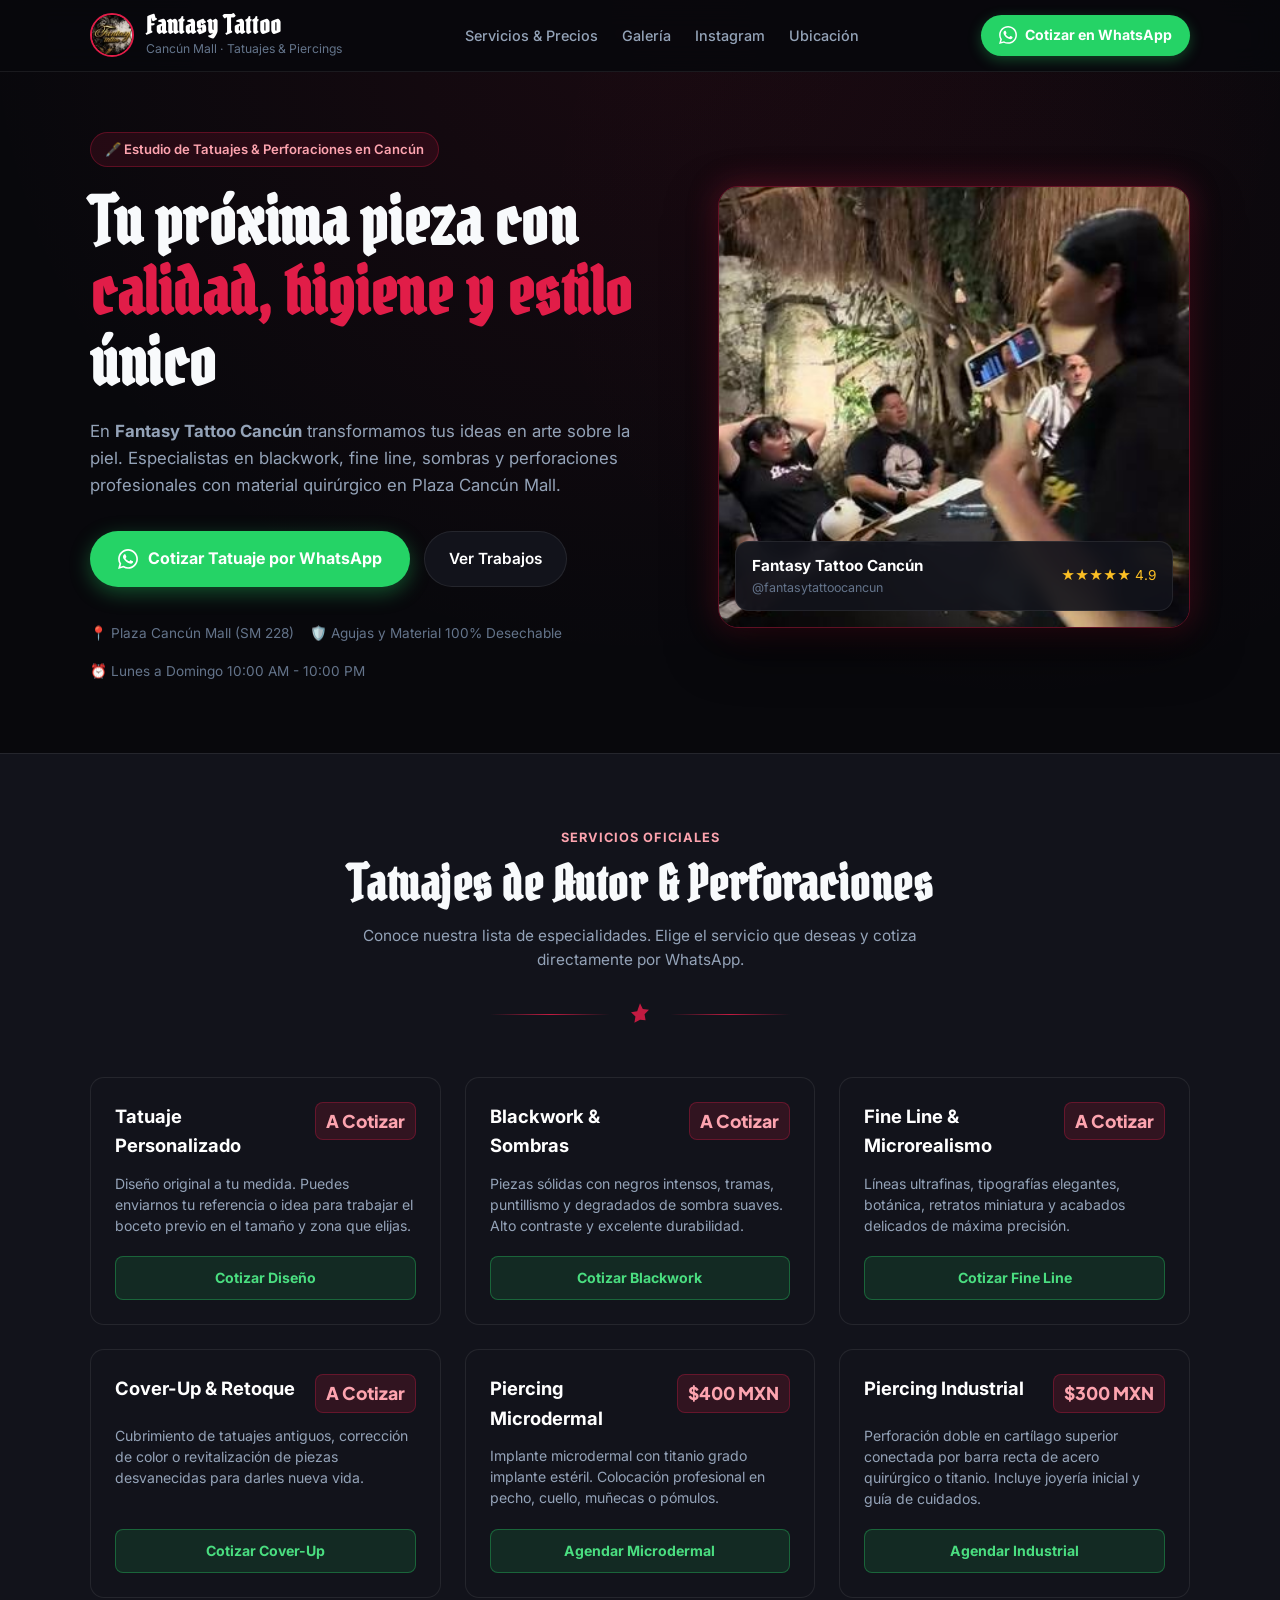
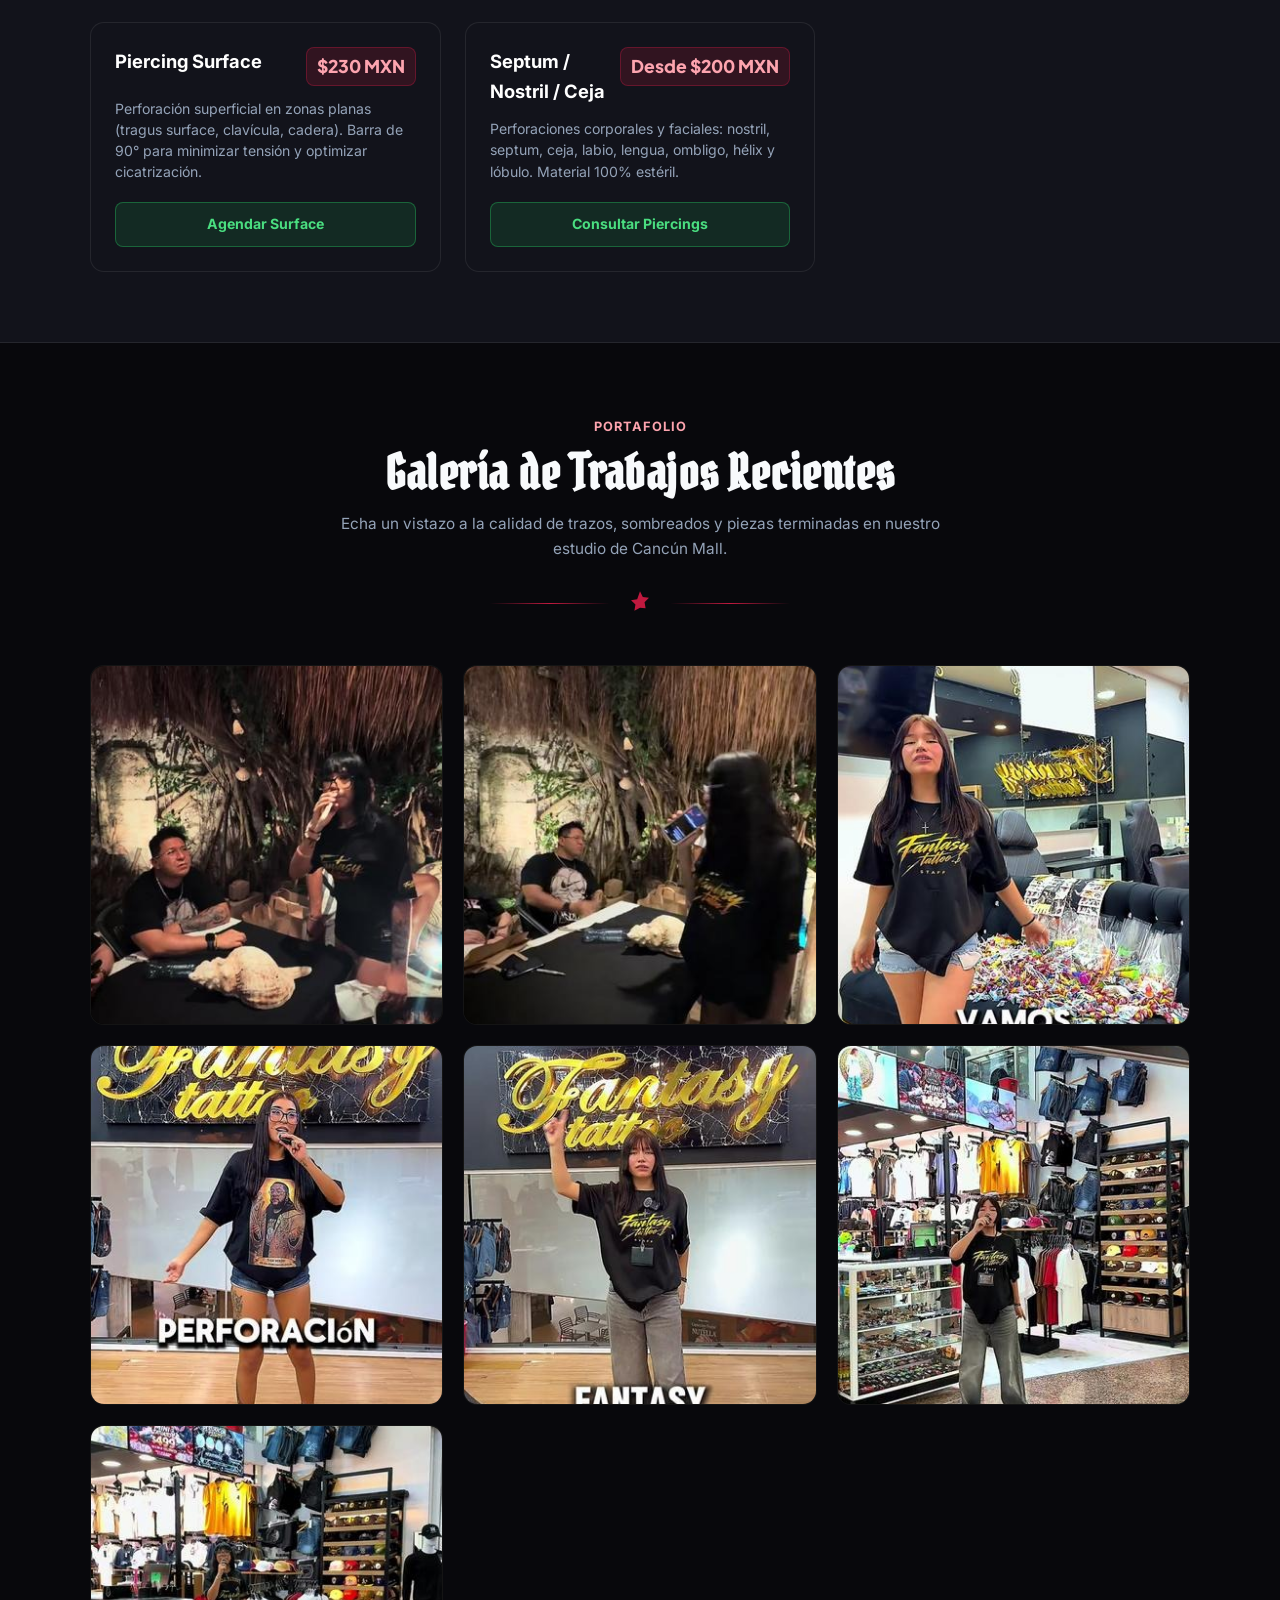
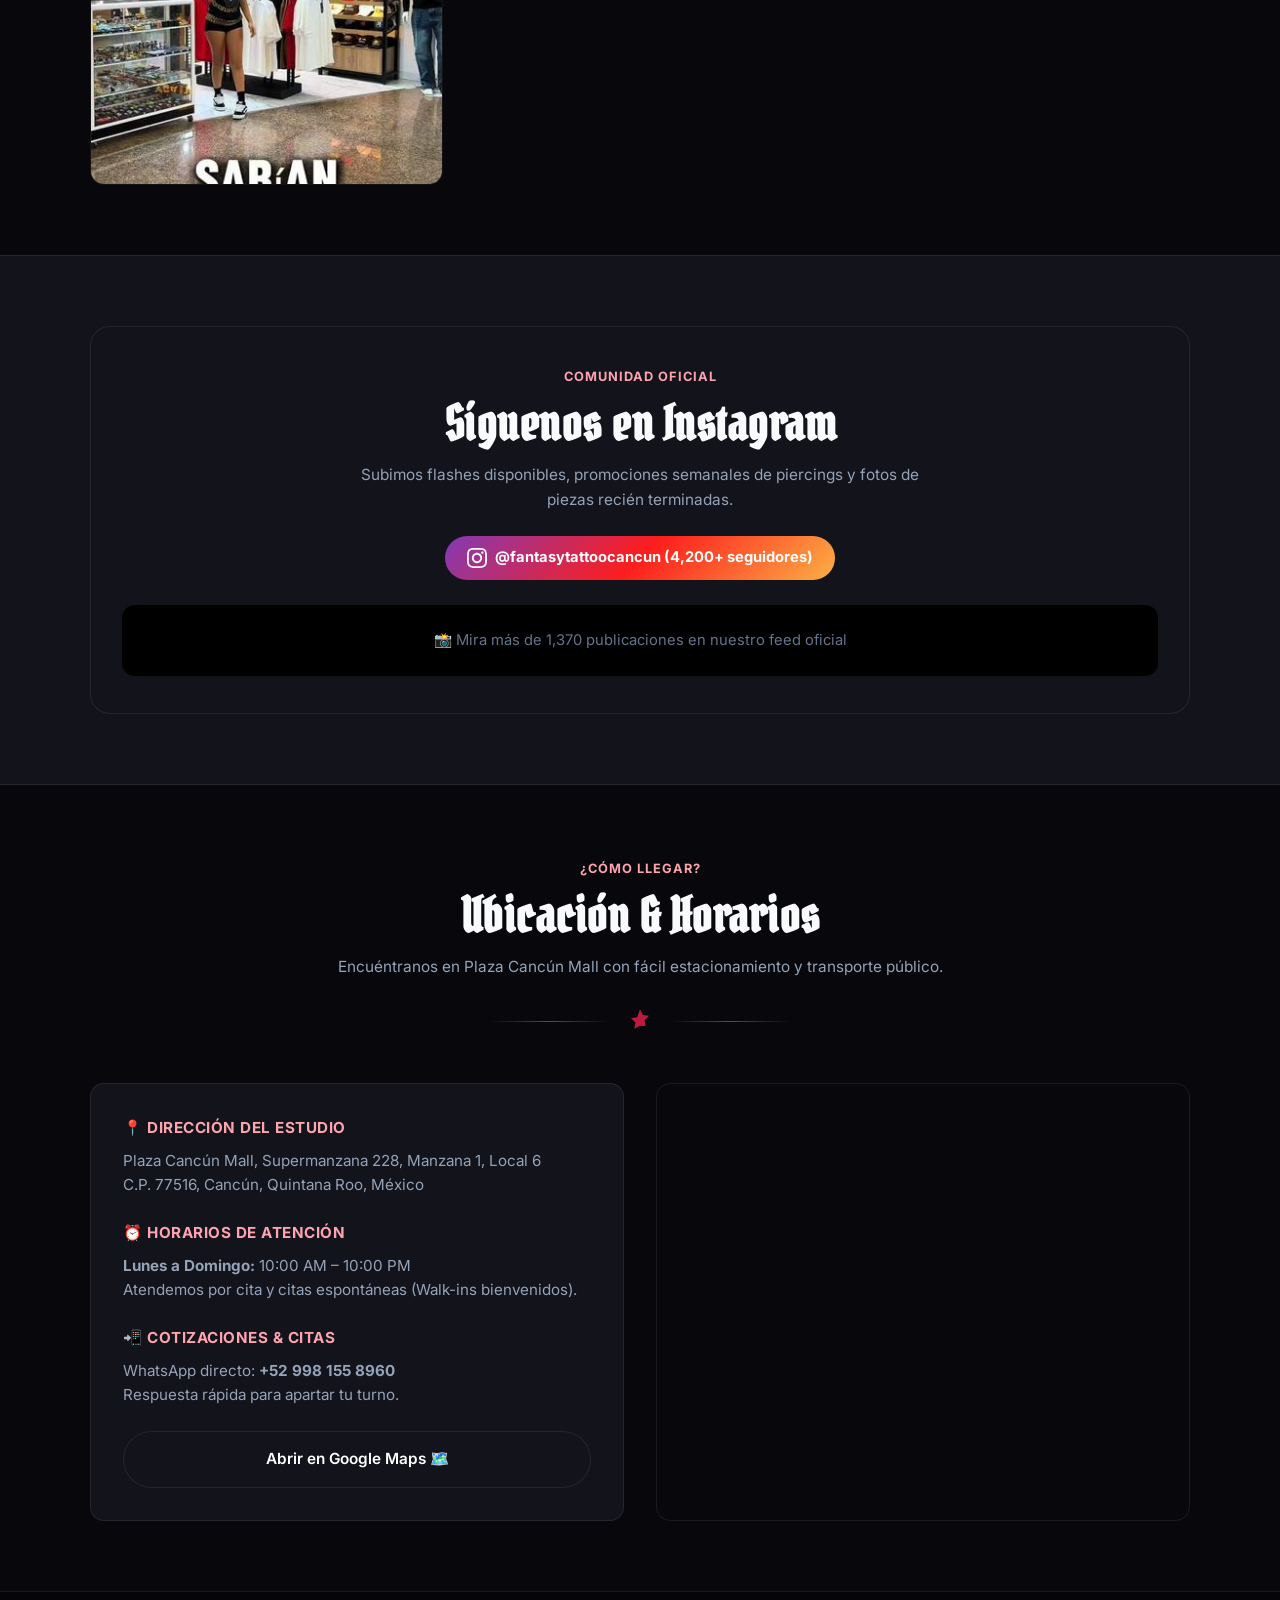
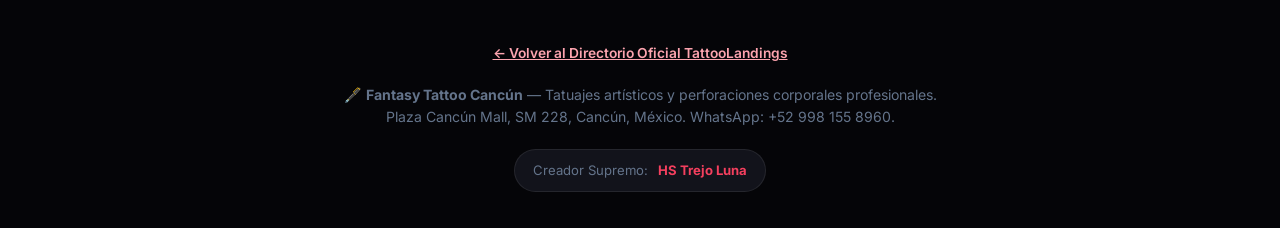
<file: sitios/fantasytattoo/index.html>
<!DOCTYPE html>
<html lang="es">
<head>
  <meta charset="UTF-8">
  <meta name="viewport" content="width=device-width, initial-scale=1.0, maximum-scale=1.0, user-scalable=no">
  <title>Fantasy Tattoo Cancún | Estudio de Tatuajes & Piercings · Plaza Cancún Mall</title>
  <meta name="description" content="Estudio profesional de tatuajes y piercings en Cancún. Diseños personalizados, blackwork, realismo, cover-ups y perforaciones en Plaza Cancún Mall. Cotiza por WhatsApp.">
  <link rel="canonical" href="https://iwantdeveverything.github.io/landingbarbershops/sitios/fantasytattoo/">

  <!-- Open Graph / Facebook / WhatsApp -->
  <meta property="og:type" content="website">
  <meta property="og:url" content="https://iwantdeveverything.github.io/landingbarbershops/sitios/fantasytattoo/">
  <meta property="og:site_name" content="Fantasy Tattoo Cancún">
  <meta property="og:title" content="Fantasy Tattoo Cancún | Tatuajes & Piercings">
  <meta property="og:description" content="Tatuajes personalizados, perforaciones con material estéril y atención personalizada en Plaza Cancún Mall. Cotiza en 1 clic por WhatsApp.">
  <meta property="og:image" content="https://iwantdeveverything.github.io/landingbarbershops/sitios/fantasytattoo/assets/hero-tattoo.jpg">
  <meta property="og:image:secure_url" content="https://iwantdeveverything.github.io/landingbarbershops/sitios/fantasytattoo/assets/hero-tattoo.jpg">
  <meta property="og:image:type" content="image/jpeg">
  <meta property="og:image:width" content="1200">
  <meta property="og:image:height" content="800">
  <meta property="og:image:alt" content="Fantasy Tattoo Cancún Estudio">
  <meta property="og:locale" content="es_MX">

  <!-- Twitter / X -->
  <meta name="twitter:card" content="summary_large_image">
  <meta name="twitter:url" content="https://iwantdeveverything.github.io/landingbarbershops/sitios/fantasytattoo/">
  <meta name="twitter:title" content="Fantasy Tattoo Cancún | Tatuajes & Piercings">
  <meta name="twitter:description" content="Tatuajes de autor y perforaciones corporales en Cancún Mall. Cotiza por WhatsApp.">
  <meta name="twitter:image" content="https://iwantdeveverything.github.io/landingbarbershops/sitios/fantasytattoo/assets/hero-tattoo.jpg">

  <link rel="icon" type="image/jpeg" href="assets/logo.jpg">
  <meta name="theme-color" content="#08080c">

  <!-- Google Fonts -->
  <link rel="preconnect" href="https://fonts.googleapis.com">
  <link rel="preconnect" href="https://fonts.gstatic.com" crossorigin>
  <link href="https://fonts.googleapis.com/css2?family=Cinzel+Decorative:wght@700;900&family=Pirata+One&family=Inter:wght@400;500;600;700;800&family=Plus+Jakarta+Sans:wght@700;800&display=swap" rel="stylesheet">

  <link rel="stylesheet" href="css/style.css">
</head>
<body>

  <!-- Header -->
  <header class="site-header">
    <div class="container header-inner">
      <a href="#" class="brand-logo">
        <div class="brand-icon">
          <img src="assets/logo.jpg" alt="Logo Fantasy Tattoo Cancún" class="brand-logo-img">
        </div>
        <div class="brand-text">
          <h1>Fantasy Tattoo</h1>
          <span>Cancún Mall · Tatuajes & Piercings</span>
        </div>
      </a>

      <nav class="nav-links">
        <a href="#servicios" class="nav-item">Servicios & Precios</a>
        <a href="#galeria" class="nav-item">Galería</a>
        <a href="#instagram" class="nav-item">Instagram</a>
        <a href="#ubicacion" class="nav-item">Ubicación</a>
      </nav>

      <div class="header-actions">
        <a href="https://wa.me/529981558960?text=Hola%20Fantasy%20Tattoo!%20Quisiera%20cotizar%20un%20tatuaje%20o%20piercing.%20%C2%BFQu%C3%A9%20horarios%20tienen%20disponibles?" target="_blank" rel="noopener noreferrer" class="btn-header-wa">
          <svg width="18" height="18" viewBox="0 0 24 24" fill="currentColor">
            <path d="M.057 24l1.687-6.163c-1.041-1.804-1.588-3.849-1.587-5.946.003-6.556 5.338-11.891 11.893-11.891 3.181.001 6.167 1.24 8.413 3.488 2.245 2.248 3.481 5.236 3.48 8.414-.003 6.557-5.338 11.892-11.893 11.892-1.99-.001-3.951-.5-5.688-1.448l-6.305 1.654zm6.597-3.807c1.676.995 3.276 1.591 5.392 1.592 5.448 0 9.886-4.434 9.889-9.885.002-5.462-4.415-9.89-9.881-9.892-5.452 0-9.887 4.434-9.889 9.884-.001 2.225.651 3.891 1.746 5.634l-.999 3.648 3.742-.981zm11.387-5.464c-.074-.124-.272-.198-.57-.347-.297-.149-1.758-.868-2.031-.967-.272-.099-.47-.149-.669.149-.198.297-.768.967-.941 1.165-.173.198-.347.223-.644.074-.297-.149-1.255-.462-2.39-1.475-.883-.788-1.48-1.761-1.653-2.059-.173-.297-.018-.458.13-.606.134-.133.297-.347.446-.521.151-.172.2-.296.3-.495.099-.198.05-.372-.025-.521-.075-.148-.669-1.611-.916-2.206-.242-.579-.487-.501-.669-.51l-.57-.01c-.198 0-.52.074-.792.372s-1.04 1.016-1.04 2.479 1.065 2.876 1.213 3.074c.149.198 2.095 3.2 5.076 4.487.709.306 1.263.489 1.694.626.712.226 1.36.194 1.872.118.571-.085 1.758-.719 2.006-1.413.248-.695.248-1.29.173-1.414z"/>
          </svg>
          <span>Cotizar en WhatsApp</span>
        </a>
      </div>
    </div>
  </header>

  <!-- Hero Section -->
  <section class="hero-section">
    <div class="container">
      <div class="hero-grid">
        <div class="hero-content">
          <div class="hero-pill">
            🖋️ Estudio de Tatuajes & Perforaciones en Cancún
          </div>

          <h2 class="hero-title">
            Tu próxima pieza con <span>calidad, higiene y estilo</span> único
          </h2>

          <p class="hero-desc">
            En <strong>Fantasy Tattoo Cancún</strong> transformamos tus ideas en arte sobre la piel. Especialistas en blackwork, fine line, sombras y perforaciones profesionales con material quirúrgico en Plaza Cancún Mall.
          </p>

          <div class="hero-actions">
            <a href="https://wa.me/529981558960?text=Hola%20Fantasy%20Tattoo!%20Quiero%20cotizar%20un%20tatuaje.%20Tengo%20una%20idea%20en%20mente." target="_blank" rel="noopener noreferrer" class="btn-cta-wa">
              <svg width="20" height="20" viewBox="0 0 24 24" fill="currentColor">
                <path d="M.057 24l1.687-6.163c-1.041-1.804-1.588-3.849-1.587-5.946.003-6.556 5.338-11.891 11.893-11.891 3.181.001 6.167 1.24 8.413 3.488 2.245 2.248 3.481 5.236 3.48 8.414-.003 6.557-5.338 11.892-11.893 11.892-1.99-.001-3.951-.5-5.688-1.448l-6.305 1.654zm6.597-3.807c1.676.995 3.276 1.591 5.392 1.592 5.448 0 9.886-4.434 9.889-9.885.002-5.462-4.415-9.89-9.881-9.892-5.452 0-9.887 4.434-9.889 9.884-.001 2.225.651 3.891 1.746 5.634l-.999 3.648 3.742-.981zm11.387-5.464c-.074-.124-.272-.198-.57-.347-.297-.149-1.758-.868-2.031-.967-.272-.099-.47-.149-.669.149-.198.297-.768.967-.941 1.165-.173.198-.347.223-.644.074-.297-.149-1.255-.462-2.39-1.475-.883-.788-1.48-1.761-1.653-2.059-.173-.297-.018-.458.13-.606.134-.133.297-.347.446-.521.151-.172.2-.296.3-.495.099-.198.05-.372-.025-.521-.075-.148-.669-1.611-.916-2.206-.242-.579-.487-.501-.669-.51l-.57-.01c-.198 0-.52.074-.792.372s-1.04 1.016-1.04 2.479 1.065 2.876 1.213 3.074c.149.198 2.095 3.2 5.076 4.487.709.306 1.263.489 1.694.626.712.226 1.36.194 1.872.118.571-.085 1.758-.719 2.006-1.413.248-.695.248-1.29.173-1.414z"/>
              </svg>
              <span>Cotizar Tatuaje por WhatsApp</span>
            </a>
            <a href="#galeria" class="btn-secondary">
              <span>Ver Trabajos</span>
            </a>
          </div>

          <div class="hero-trust-badges">
            <span class="trust-badge-item">📍 Plaza Cancún Mall (SM 228)</span>
            <span class="trust-badge-item">🛡️ Agujas y Material 100% Desechable</span>
            <span class="trust-badge-item">⏰ Lunes a Domingo 10:00 AM - 10:00 PM</span>
          </div>
        </div>

        <div class="hero-visual">
          <img src="assets/hero-tattoo.jpg" alt="Estudio Fantasy Tattoo Cancún" class="hero-img">
          <div class="hero-visual-badge">
            <div class="visual-badge-info">
              <h4>Fantasy Tattoo Cancún</h4>
              <p>@fantasytattoocancun</p>
            </div>
            <div class="visual-badge-stars">
              ★★★★★ 4.9
            </div>
          </div>
        </div>
      </div>
    </div>
  </section>

  <!-- Services & Piercings Section -->
  <section id="servicios" class="section-pad" style="background: var(--bg-card); border-top: 1px solid var(--border-color); border-bottom: 1px solid var(--border-color);">
    <div class="container">
      <div class="section-head">
        <span class="section-tag">Servicios Oficiales</span>
        <h2 class="section-title">Tatuajes de Autor & Perforaciones</h2>
        <p class="section-desc">
          Conoce nuestra lista de especialidades. Elige el servicio que deseas y cotiza directamente por WhatsApp.
        </p>
        <div class="tattoo-divider">
          <span class="tattoo-divider-line"></span>
          <svg class="tattoo-divider-icon" viewBox="0 0 24 24" fill="currentColor">
            <path d="M12 2l2.4 4.8 5.3.8-3.8 3.7.9 5.3L12 16l-4.8 2.6.9-5.3-3.8-3.7 5.3-.8L12 2z"/>
          </svg>
          <span class="tattoo-divider-line"></span>
        </div>
      </div>

      <div class="services-grid">
        <!-- Service 1 -->
        <article class="service-card">
          <div class="service-card-top">
            <h3 class="service-name">Tatuaje Personalizado</h3>
            <span class="service-price">A Cotizar</span>
          </div>
          <p class="service-desc">
            Diseño original a tu medida. Puedes enviarnos tu referencia o idea para trabajar el boceto previo en el tamaño y zona que elijas.
          </p>
          <a href="https://wa.me/529981558960?text=Hola%20Fantasy%20Tattoo!%20Quiero%20cotizar%20un%20tatuaje%20personalizado.%20Te%20comparto%20mi%20idea:" target="_blank" rel="noopener noreferrer" class="service-card-btn">
            Cotizar Diseño
          </a>
        </article>

        <!-- Service 2 -->
        <article class="service-card">
          <div class="service-card-top">
            <h3 class="service-name">Blackwork & Sombras</h3>
            <span class="service-price">A Cotizar</span>
          </div>
          <p class="service-desc">
            Piezas sólidas con negros intensos, tramas, puntillismo y degradados de sombra suaves. Alto contraste y excelente durabilidad.
          </p>
          <a href="https://wa.me/529981558960?text=Hola%20Fantasy%20Tattoo!%20Quisiera%20cotizar%20una%20pieza%20en%20Blackwork%20y%20sombras." target="_blank" rel="noopener noreferrer" class="service-card-btn">
            Cotizar Blackwork
          </a>
        </article>

        <!-- Service 3 -->
        <article class="service-card">
          <div class="service-card-top">
            <h3 class="service-name">Fine Line & Microrealismo</h3>
            <span class="service-price">A Cotizar</span>
          </div>
          <p class="service-desc">
            Líneas ultrafinas, tipografías elegantes, botánica, retratos miniatura y acabados delicados de máxima precisión.
          </p>
          <a href="https://wa.me/529981558960?text=Hola%20Fantasy%20Tattoo!%20Me%20interesa%20un%20tatuaje%20de%20l%C3%ADnea%20fina%20(Fine%20Line)." target="_blank" rel="noopener noreferrer" class="service-card-btn">
            Cotizar Fine Line
          </a>
        </article>

        <!-- Service 4 -->
        <article class="service-card">
          <div class="service-card-top">
            <h3 class="service-name">Cover-Up & Retoque</h3>
            <span class="service-price">A Cotizar</span>
          </div>
          <p class="service-desc">
            Cubrimiento de tatuajes antiguos, corrección de color o revitalización de piezas desvanecidas para darles nueva vida.
          </p>
          <a href="https://wa.me/529981558960?text=Hola%20Fantasy%20Tattoo!%20Tengo%20un%20tatuaje%20antiguo%20y%20quiero%20hacerme%20un%20Cover-Up." target="_blank" rel="noopener noreferrer" class="service-card-btn">
            Cotizar Cover-Up
          </a>
        </article>

        <!-- Service 5: Microdermal -->
        <article class="service-card">
          <div class="service-card-top">
            <h3 class="service-name">Piercing Microdermal</h3>
            <span class="service-price">$400 MXN</span>
          </div>
          <p class="service-desc">
            Implante microdermal con titanio grado implante estéril. Colocación profesional en pecho, cuello, muñecas o pómulos.
          </p>
          <a href="https://wa.me/529981558960?text=Hola%20Fantasy%20Tattoo!%20Quiero%20agendar%20mi%20perforaci%C3%B3n%20Microdermal%20($400%20MXN)." target="_blank" rel="noopener noreferrer" class="service-card-btn">
            Agendar Microdermal
          </a>
        </article>

        <!-- Service 6: Industrial -->
        <article class="service-card">
          <div class="service-card-top">
            <h3 class="service-name">Piercing Industrial</h3>
            <span class="service-price">$300 MXN</span>
          </div>
          <p class="service-desc">
            Perforación doble en cartílago superior conectada por barra recta de acero quirúrgico o titanio. Incluye joyería inicial y guía de cuidados.
          </p>
          <a href="https://wa.me/529981558960?text=Hola%20Fantasy%20Tattoo!%20Quiero%20agendar%20una%20perforaci%C3%B3n%20Industrial%20($300%20MXN)." target="_blank" rel="noopener noreferrer" class="service-card-btn">
            Agendar Industrial
          </a>
        </article>

        <!-- Service 7: Surface -->
        <article class="service-card">
          <div class="service-card-top">
            <h3 class="service-name">Piercing Surface</h3>
            <span class="service-price">$230 MXN</span>
          </div>
          <p class="service-desc">
            Perforación superficial en zonas planas (tragus surface, clavícula, cadera). Barra de 90° para minimizar tensión y optimizar cicatrización.
          </p>
          <a href="https://wa.me/529981558960?text=Hola%20Fantasy%20Tattoo!%20Quiero%20agendar%20una%20perforaci%C3%B3n%20Surface%20($230%20MXN)." target="_blank" rel="noopener noreferrer" class="service-card-btn">
            Agendar Surface
          </a>
        </article>

        <!-- Service 8: Piercings Clásicos -->
        <article class="service-card">
          <div class="service-card-top">
            <h3 class="service-name">Septum / Nostril / Ceja</h3>
            <span class="service-price">Desde $200 MXN</span>
          </div>
          <p class="service-desc">
            Perforaciones corporales y faciales: nostril, septum, ceja, labio, lengua, ombligo, hélix y lóbulo. Material 100% estéril.
          </p>
          <a href="https://wa.me/529981558960?text=Hola%20Fantasy%20Tattoo!%20Quiero%20consultar%20por%20una%20perforaci%C3%B3n%20(Septum/Nostril/Ceja)." target="_blank" rel="noopener noreferrer" class="service-card-btn">
            Consultar Piercings
          </a>
        </article>
      </div>
    </div>
  </section>

  <!-- Gallery Section -->
  <section id="galeria" class="section-pad">
    <div class="container">
      <div class="section-head">
        <span class="section-tag">Portafolio</span>
        <h2 class="section-title">Galería de Trabajos Recientes</h2>
        <p class="section-desc">
          Echa un vistazo a la calidad de trazos, sombreados y piezas terminadas en nuestro estudio de Cancún Mall.
        </p>
        <div class="tattoo-divider">
          <span class="tattoo-divider-line"></span>
          <svg class="tattoo-divider-icon" viewBox="0 0 24 24" fill="currentColor">
            <path d="M12 2l2.4 4.8 5.3.8-3.8 3.7.9 5.3L12 16l-4.8 2.6.9-5.3-3.8-3.7 5.3-.8L12 2z"/>
          </svg>
          <span class="tattoo-divider-line"></span>
        </div>
      </div>

      <div class="gallery-grid">
        <div class="gallery-item">
          <img src="assets/gallery-1.jpg" alt="Tatuaje real en Fantasy Tattoo Cancún" class="gallery-img">
          <div class="gallery-overlay"><span class="gallery-tag">Pieza Real · Fantasy Tattoo</span></div>
        </div>
        <div class="gallery-item">
          <img src="assets/gallery-2.jpg" alt="Tatuaje sombras y líneas Fantasy Tattoo" class="gallery-img">
          <div class="gallery-overlay"><span class="gallery-tag">Tinta Negra & Sombras</span></div>
        </div>
        <div class="gallery-item">
          <img src="assets/gallery-3.jpg" alt="Detalle de tatuaje en piel Cancún Mall" class="gallery-img">
          <div class="gallery-overlay"><span class="gallery-tag">Detalle en Piel · Cancún Mall</span></div>
        </div>
        <div class="gallery-item">
          <img src="assets/gallery-4.jpg" alt="Tatuaje Fine Line en Fantasy Tattoo" class="gallery-img">
          <div class="gallery-overlay"><span class="gallery-tag">Fine Line & Trazo Limpio</span></div>
        </div>
        <div class="gallery-item">
          <img src="assets/gallery-5.jpg" alt="Tatuaje Blackwork Fantasy Tattoo Cancún" class="gallery-img">
          <div class="gallery-overlay"><span class="gallery-tag">Blackwork & Textura</span></div>
        </div>
        <div class="gallery-item">
          <img src="assets/gallery-6.jpg" alt="Arte Corporal en Cancún Mall" class="gallery-img">
          <div class="gallery-overlay"><span class="gallery-tag">Arte Corporal en Cancún</span></div>
        </div>
        <div class="gallery-item">
          <img src="assets/gallery-7.jpg" alt="Pieza personalizada Fantasy Tattoo" class="gallery-img">
          <div class="gallery-overlay"><span class="gallery-tag">Pieza Personalizada</span></div>
        </div>
      </div>
    </div>
  </section>

  <!-- Instagram Section -->
  <section id="instagram" class="section-pad" style="background: var(--bg-card); border-top: 1px solid var(--border-color); border-bottom: 1px solid var(--border-color);">
    <div class="container">
      <div class="instagram-wrap">
        <span class="section-tag">Comunidad Oficial</span>
        <h2 class="section-title">Síguenos en Instagram</h2>
        <p class="section-desc" style="max-width: 580px; margin: 0 auto 24px;">
          Subimos flashes disponibles, promociones semanales de piercings y fotos de piezas recién terminadas.
        </p>

        <a href="https://www.instagram.com/fantasytattoocancun/" target="_blank" rel="noopener noreferrer" class="insta-pill">
          <svg width="20" height="20" viewBox="0 0 24 24" fill="currentColor">
            <path d="M12 2.163c3.204 0 3.584.012 4.85.07 3.252.148 4.771 1.691 4.919 4.919.058 1.265.069 1.645.069 4.849 0 3.205-.012 3.584-.069 4.849-.149 3.225-1.664 4.771-4.919 4.919-1.266.058-1.644.07-4.85.07-3.204 0-3.584-.012-4.849-.07-3.26-.149-4.771-1.699-4.919-4.92-.058-1.265-.07-1.644-.07-4.849 0-3.204.013-3.583.07-4.849.149-3.227 1.664-4.771 4.919-4.919 1.266-.057 1.645-.069 4.849-.069zm0-2.163c-3.259 0-3.667.014-4.947.072-4.358.2-6.78 2.618-6.98 6.98-.059 1.281-.073 1.689-.073 4.948 0 3.259.014 3.668.072 4.948.2 4.358 2.618 6.78 6.98 6.98 1.281.058 1.689.072 4.948.072 3.259 0 3.668-.014 4.948-.072 4.354-.2 6.782-2.618 6.979-6.98.059-1.28.073-1.689.073-4.948 0-3.259-.014-3.667-.072-4.947-.196-4.354-2.617-6.78-6.979-6.98-1.281-.059-1.69-.073-4.949-.073zm0 5.838c-3.403 0-6.162 2.759-6.162 6.162s2.759 6.163 6.162 6.163 6.162-2.759 6.162-6.163c0-3.403-2.759-6.162-6.162-6.162zm0 10.162c-2.209 0-4-1.79-4-4 0-2.209 1.791-4 4-4s4 1.791 4 4c0 2.21-1.791 4-4 4zm6.406-11.845c-.796 0-1.441.645-1.441 1.44s.645 1.44 1.441 1.44c.795 0 1.439-.645 1.439-1.44s-.644-1.44-1.439-1.44z"/>
          </svg>
          <span>@fantasytattoocancun (4,200+ seguidores)</span>
        </a>

        <div class="instagram-feed-mock">
          <p style="color: var(--text-muted); font-size: 0.92rem;">
            📸 Mira más de 1,370 publicaciones en nuestro feed oficial
          </p>
        </div>
      </div>
    </div>
  </section>

  <!-- Location & Hours Section -->
  <section id="ubicacion" class="section-pad">
    <div class="container">
      <div class="section-head">
        <span class="section-tag">¿Cómo Llegar?</span>
        <h2 class="section-title">Ubicación & Horarios</h2>
        <p class="section-desc">
          Encuéntranos en Plaza Cancún Mall con fácil estacionamiento y transporte público.
        </p>
        <div class="tattoo-divider">
          <span class="tattoo-divider-line"></span>
          <svg class="tattoo-divider-icon" viewBox="0 0 24 24" fill="currentColor">
            <path d="M12 2l2.4 4.8 5.3.8-3.8 3.7.9 5.3L12 16l-4.8 2.6.9-5.3-3.8-3.7 5.3-.8L12 2z"/>
          </svg>
          <span class="tattoo-divider-line"></span>
        </div>
      </div>

      <div class="location-grid">
        <div class="location-info-card">
          <div class="info-block">
            <h4>📍 Dirección del Estudio</h4>
            <p>
              Plaza Cancún Mall, Supermanzana 228, Manzana 1, Local 6<br>
              C.P. 77516, Cancún, Quintana Roo, México
            </p>
          </div>

          <div class="info-block">
            <h4>⏰ Horarios de Atención</h4>
            <p>
              <strong>Lunes a Domingo:</strong> 10:00 AM – 10:00 PM<br>
              Atendemos por cita y citas espontáneas (Walk-ins bienvenidos).
            </p>
          </div>

          <div class="info-block">
            <h4>📲 Cotizaciones & Citas</h4>
            <p>
              WhatsApp directo: <strong>+52 998 155 8960</strong><br>
              Respuesta rápida para apartar tu turno.
            </p>
          </div>

          <a href="https://maps.google.com/?q=Plaza+Cancun+Mall+Supermanzana+228+Cancun" target="_blank" rel="noopener noreferrer" class="btn-secondary" style="margin-top: auto;">
            <span>Abrir en Google Maps 🗺️</span>
          </a>
        </div>

        <div class="map-frame-wrap">
          <iframe 
            src="https://www.google.com/maps/embed?pb=!1m18!1m12!1m3!1d14886.136458514088!2d-86.8647!3d21.1718!2m3!1f0!2f0!3f0!3m2!1i1024!2i768!4f13.1!3m3!1m2!1s0x8f4c2c31e21b069d%3A0x9597ef6a72e73740!2sCancun%20Mall!5e0!3m2!1ses!2smx!4v1700000000000!5m2!1ses!2smx" 
            title="Ubicación Fantasy Tattoo Cancún en Cancún Mall" 
            loading="lazy">
          </iframe>
        </div>
      </div>
    </div>
  </section>

  <!-- Footer -->
  <footer class="site-footer">
    <div class="container">
      <a href="../../tatuajes/index.html" class="footer-back-link">
        ← Volver al Directorio Oficial TattooLandings
      </a>

      <p class="footer-text">
        🖋️ <strong>Fantasy Tattoo Cancún</strong> — Tatuajes artísticos y perforaciones corporales profesionales.<br>
        Plaza Cancún Mall, SM 228, Cancún, México. WhatsApp: +52 998 155 8960.
      </p>

      <div class="footer-creator">
        <span>Creador Supremo:</span>
        <a href="https://hstrejoluna-monorepo-portfolio.vercel.app/es" target="_blank" rel="noopener noreferrer" class="creator-link">
          HS Trejo Luna
        </a>
      </div>
    </div>
  </footer>

  <!-- Sticky Mobile WhatsApp Button -->
  <div class="mobile-sticky-bar">
    <a href="https://wa.me/529981558960?text=Hola%20Fantasy%20Tattoo!%20Quiero%20cotizar%20un%20tatuaje%20o%20piercing." target="_blank" rel="noopener noreferrer" class="btn-mobile-sticky-wa">
      <svg width="20" height="20" viewBox="0 0 24 24" fill="currentColor">
        <path d="M.057 24l1.687-6.163c-1.041-1.804-1.588-3.849-1.587-5.946.003-6.556 5.338-11.891 11.893-11.891 3.181.001 6.167 1.24 8.413 3.488 2.245 2.248 3.481 5.236 3.48 8.414-.003 6.557-5.338 11.892-11.893 11.892-1.99-.001-3.951-.5-5.688-1.448l-6.305 1.654zm6.597-3.807c1.676.995 3.276 1.591 5.392 1.592 5.448 0 9.886-4.434 9.889-9.885.002-5.462-4.415-9.89-9.881-9.892-5.452 0-9.887 4.434-9.889 9.884-.001 2.225.651 3.891 1.746 5.634l-.999 3.648 3.742-.981zm11.387-5.464c-.074-.124-.272-.198-.57-.347-.297-.149-1.758-.868-2.031-.967-.272-.099-.47-.149-.669.149-.198.297-.768.967-.941 1.165-.173.198-.347.223-.644.074-.297-.149-1.255-.462-2.39-1.475-.883-.788-1.48-1.761-1.653-2.059-.173-.297-.018-.458.13-.606.134-.133.297-.347.446-.521.151-.172.2-.296.3-.495.099-.198.05-.372-.025-.521-.075-.148-.669-1.611-.916-2.206-.242-.579-.487-.501-.669-.51l-.57-.01c-.198 0-.52.074-.792.372s-1.04 1.016-1.04 2.479 1.065 2.876 1.213 3.074c.149.198 2.095 3.2 5.076 4.487.709.306 1.263.489 1.694.626.712.226 1.36.194 1.872.118.571-.085 1.758-.719 2.006-1.413.248-.695.248-1.29.173-1.414z"/>
      </svg>
      <span>Cotizar en WhatsApp</span>
    </a>
  </div>

  <script src="js/main.js"></script>
</body>
</html>
</file>
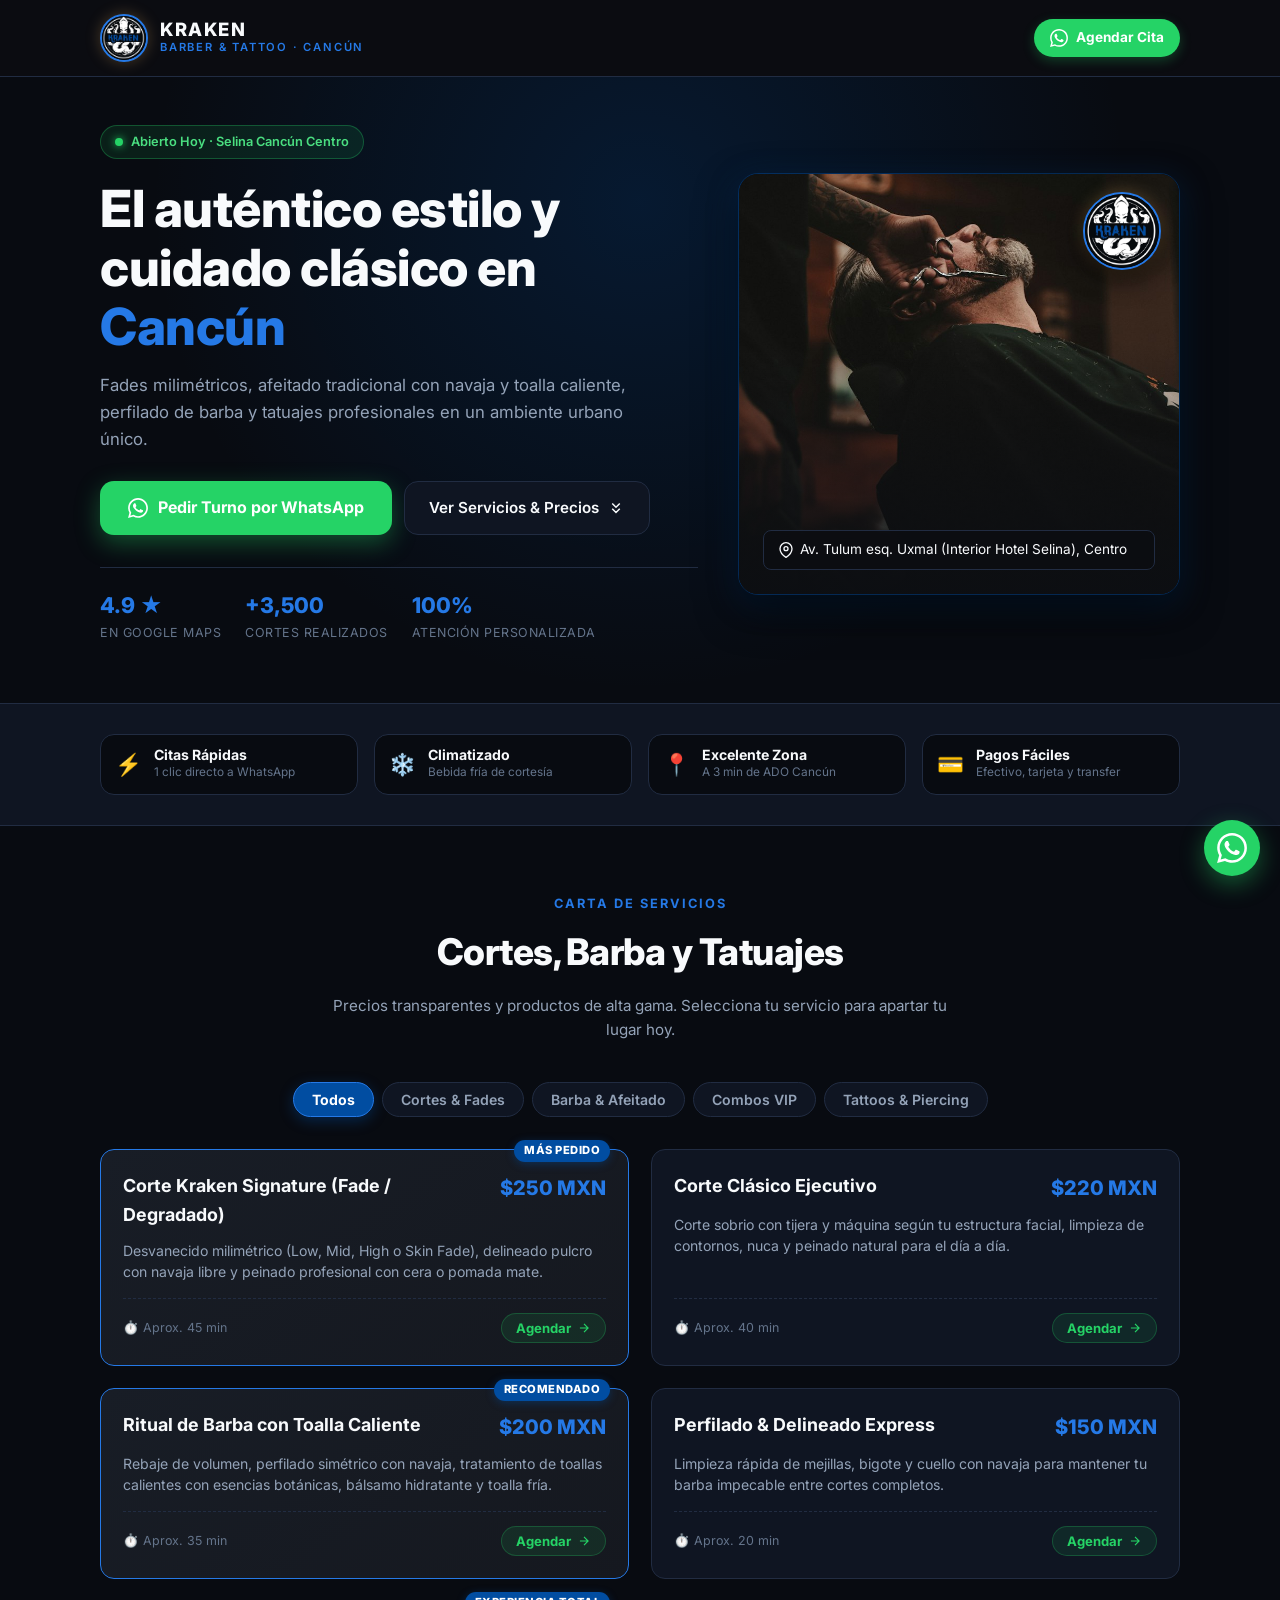
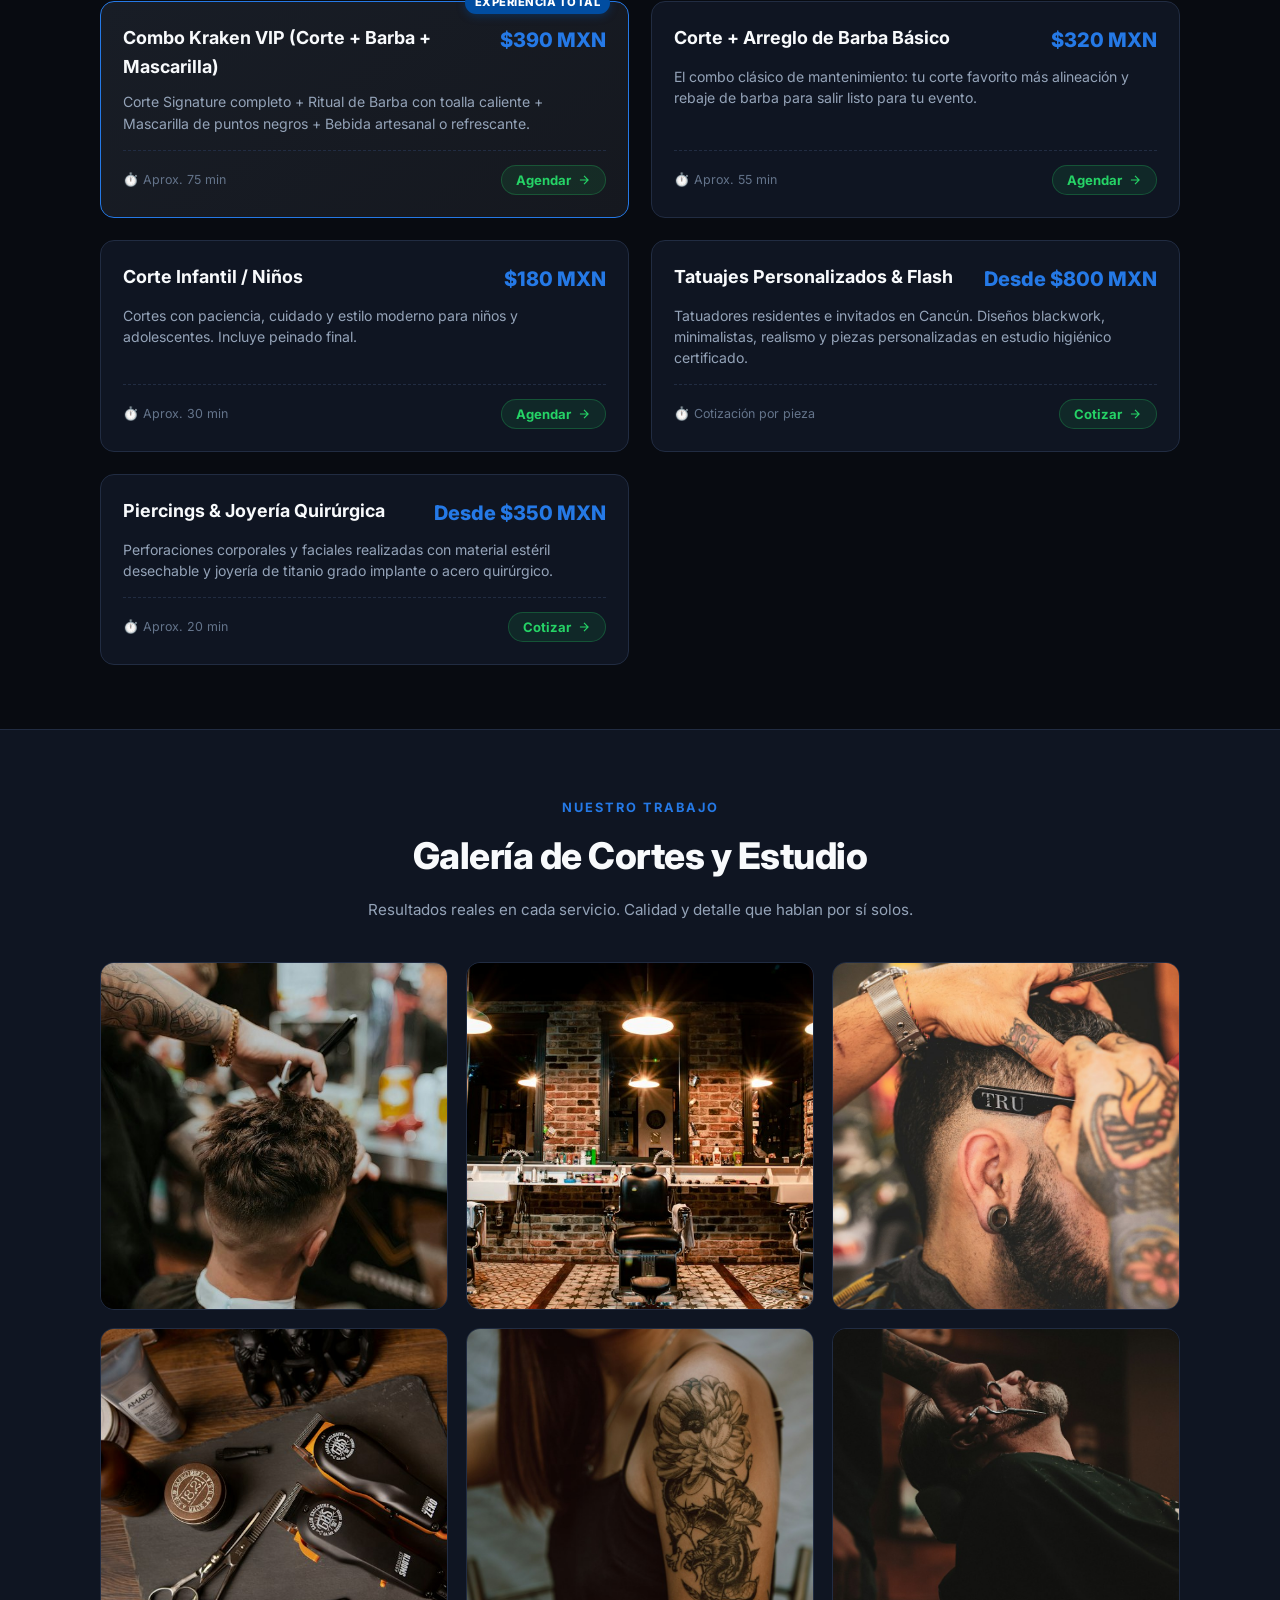
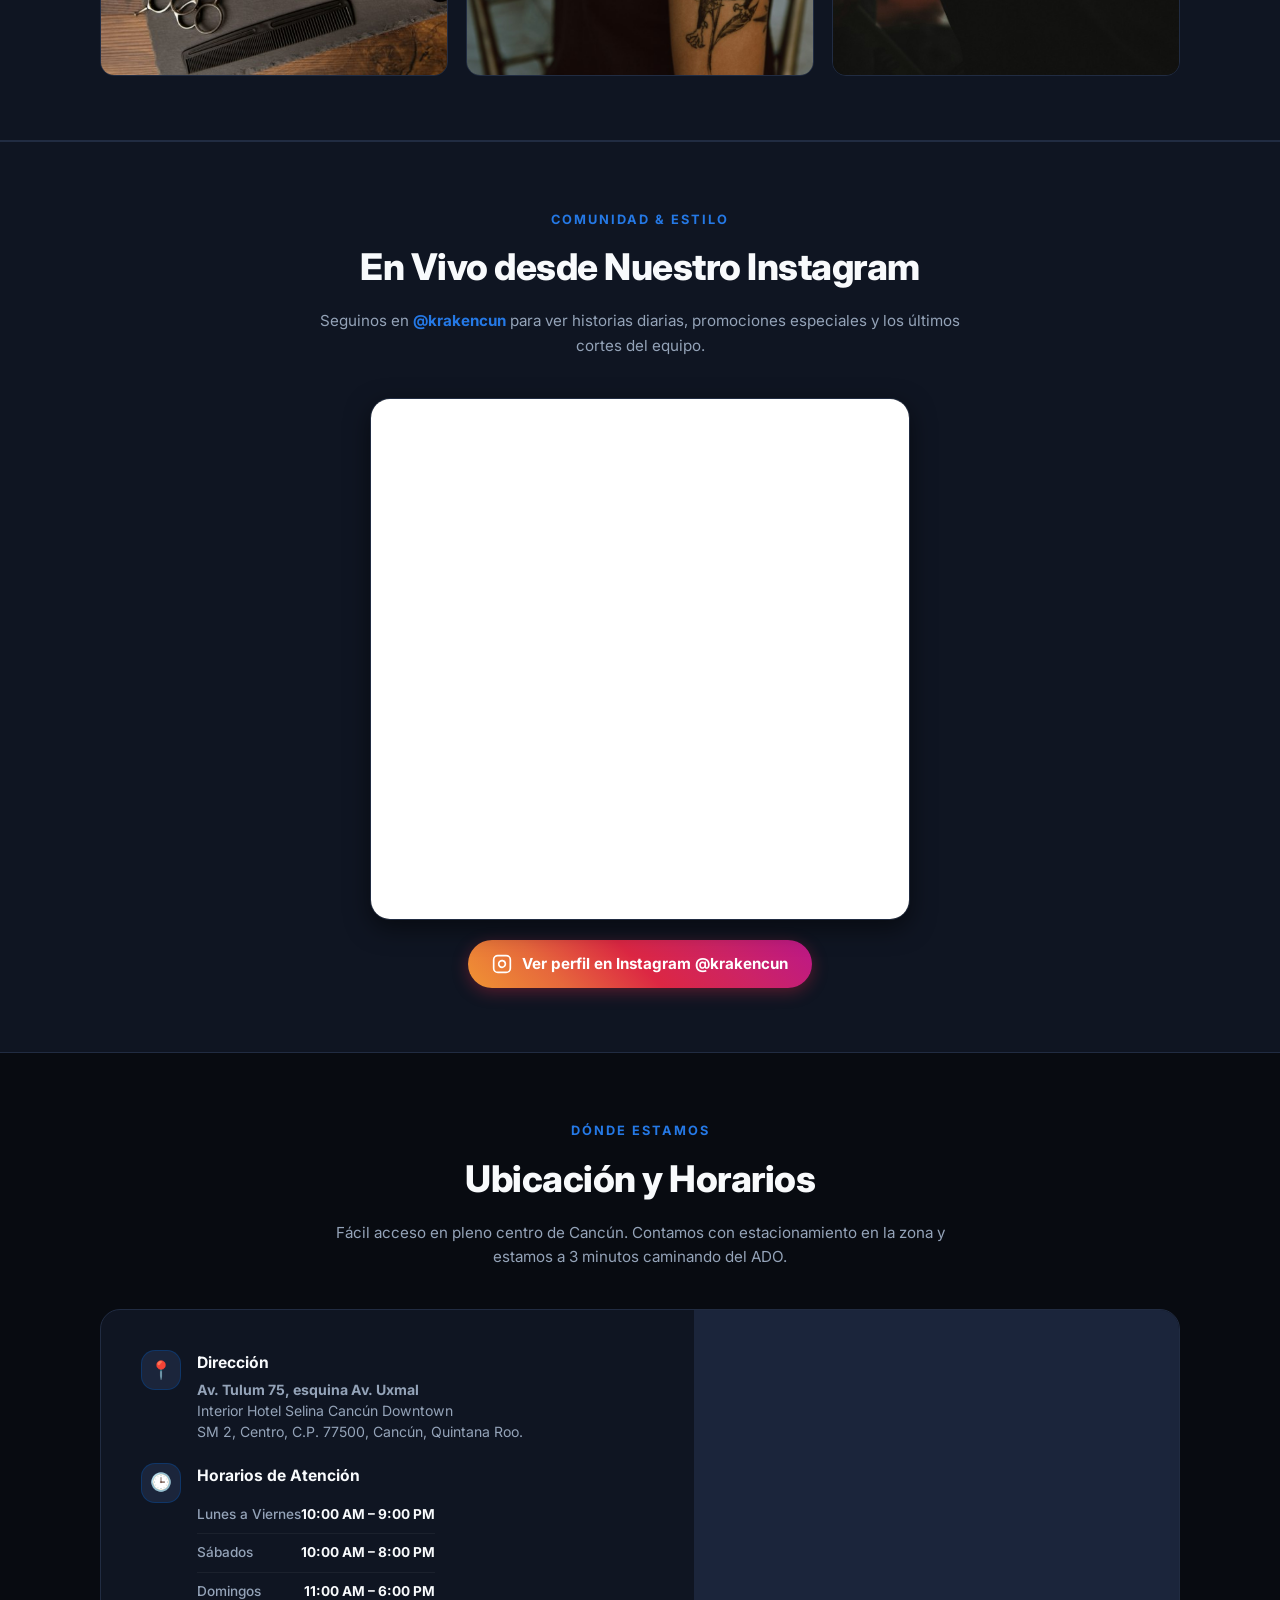
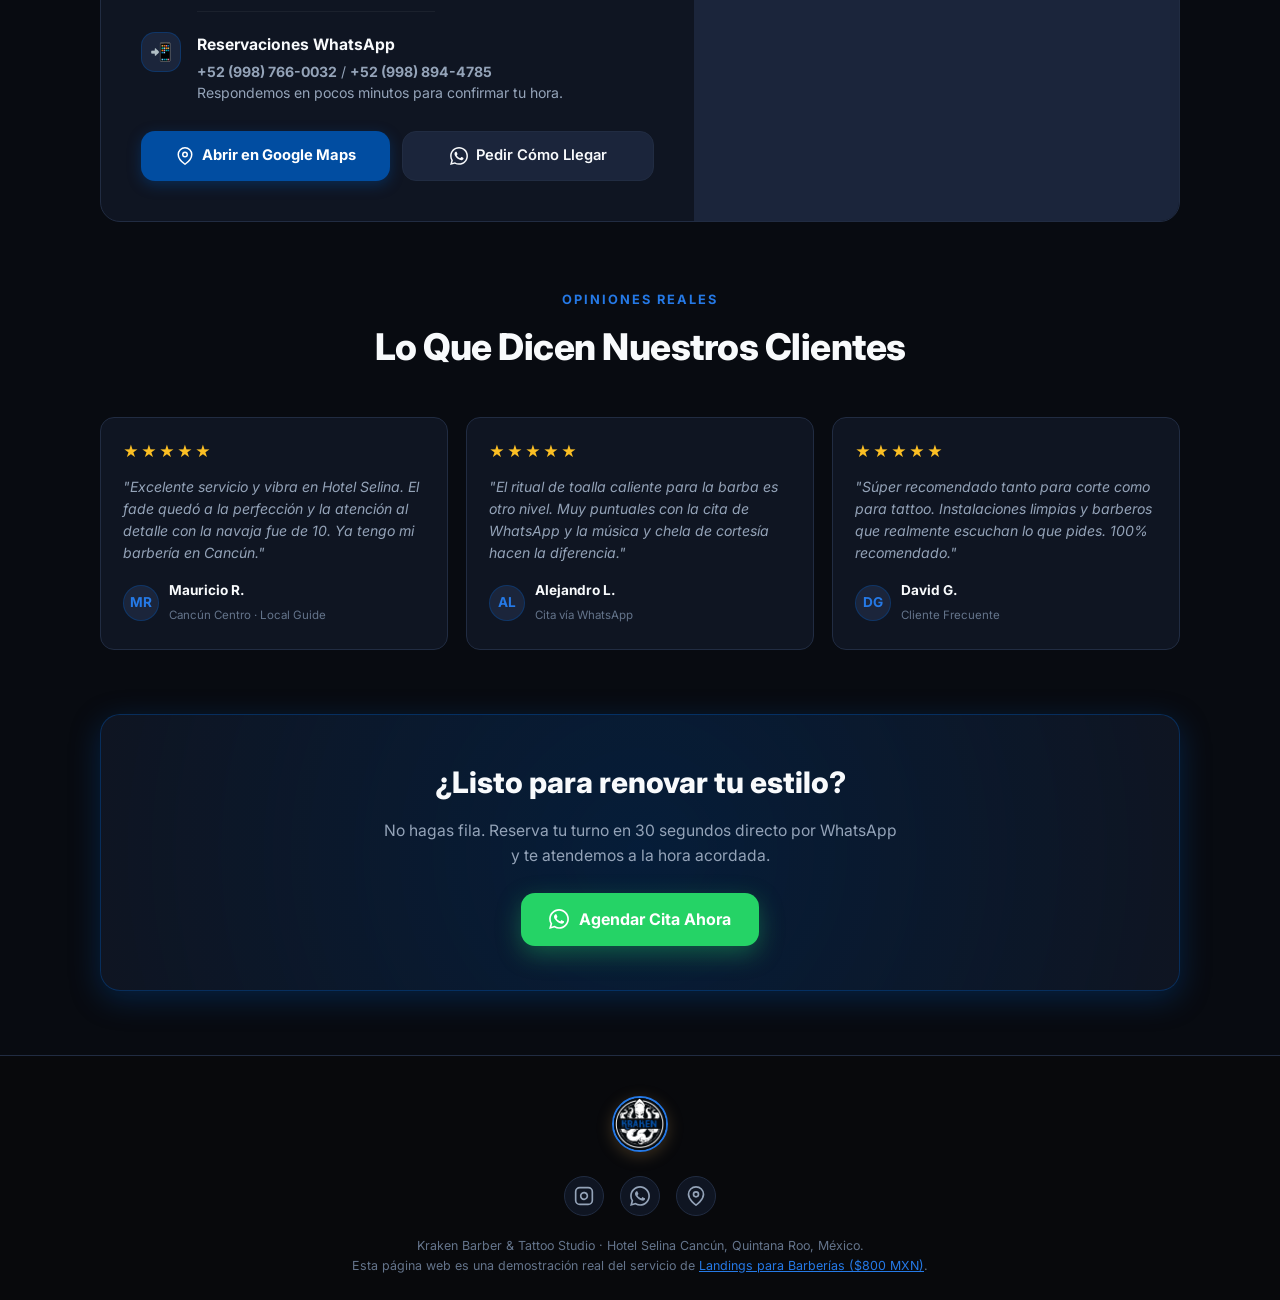
<file: sitios/kraken/index.html>
<!DOCTYPE html>
<html lang="es">
<head>
  <meta charset="UTF-8">
  <meta name="viewport" content="width=device-width, initial-scale=1.0, maximum-scale=1.0, user-scalable=no">
  <title>Kraken Barber & Tattoo Studio | Cancún Centro</title>
  <meta name="description" content="Barbería y estudio de tatuajes en Cancún. Cortes de cabello, diseño de barba tradicional y arte corporal en Hotel Selina Cancún. Agenda tu cita por WhatsApp.">
  <link rel="canonical" href="https://iwantdeveverything.github.io/landingbarbershops/sitios/kraken/">

  <!-- Open Graph / Facebook / WhatsApp -->
  <meta property="og:type" content="website">
  <meta property="og:url" content="https://iwantdeveverything.github.io/landingbarbershops/sitios/kraken/">
  <meta property="og:site_name" content="Kraken Barber & Tattoo Studio">
  <meta property="og:title" content="Kraken Barber & Tattoo Studio | Cancún">
  <meta property="og:description" content="Cortes clásicos, fades modernos, perfilado de barba y tatuajes en el corazón de Cancún. Agenda tu cita por WhatsApp con un solo clic.">
  <meta property="og:image" content="https://iwantdeveverything.github.io/landingbarbershops/sitios/kraken/assets/logo.jpg">
  <meta property="og:image:secure_url" content="https://iwantdeveverything.github.io/landingbarbershops/sitios/kraken/assets/logo.jpg">
  <meta property="og:image:type" content="image/jpeg">
  <meta property="og:image:width" content="800">
  <meta property="og:image:height" content="800">
  <meta property="og:image:alt" content="Logo Kraken Barber Studio">
  <meta property="og:locale" content="es_MX">

  <!-- Twitter / X -->
  <meta name="twitter:card" content="summary">
  <meta name="twitter:url" content="https://iwantdeveverything.github.io/landingbarbershops/sitios/kraken/">
  <meta name="twitter:title" content="Kraken Barber & Tattoo Studio | Cancún">
  <meta name="twitter:description" content="Cortes clásicos, fades modernos, perfilado de barba y tatuajes en Selina Cancún Downtown.">
  <meta name="twitter:image" content="https://iwantdeveverything.github.io/landingbarbershops/sitios/kraken/assets/logo.jpg">

  <link rel="icon" type="image/jpeg" href="assets/logo.jpg">
  <meta name="theme-color" content="#0c0e12">

  <!-- Google Fonts -->
  <link rel="preconnect" href="https://fonts.googleapis.com">
  <link rel="preconnect" href="https://fonts.gstatic.com" crossorigin>
  <link href="https://fonts.googleapis.com/css2?family=Inter:wght@400;500;600;700;800&family=Plus+Jakarta+Sans:wght@700;800&display=swap" rel="stylesheet">

  <link rel="stylesheet" href="css/style.css">
</head>
<body>

  <!-- Header -->
  <header class="site-header">
    <div class="container header-inner">
      <a href="#" class="brand-logo">
        <div class="brand-icon">
          <img src="assets/logo.jpg" alt="Logo Oficial Kraken Barber & Tattoo Studio" class="brand-logo-img">
        </div>
        <div class="brand-text">
          <h1>Kraken</h1>
          <span>Barber & Tattoo · Cancún</span>
        </div>
      </a>

      <div class="header-actions">
        <a href="https://wa.me/529987660032?text=Hola%20Kraken%20Barber%20Studio!%20Quisiera%20agendar%20una%20cita.%20%C2%BFQu%C3%A9%20horarios%20tienen%20disponibles?" target="_blank" rel="noopener noreferrer" class="btn-header-wa">
          <svg width="18" height="18" viewBox="0 0 24 24" fill="currentColor">
            <path d="M.057 24l1.687-6.163c-1.041-1.804-1.588-3.849-1.587-5.946.003-6.556 5.338-11.891 11.893-11.891 3.181.001 6.167 1.24 8.413 3.488 2.245 2.248 3.481 5.236 3.48 8.414-.003 6.557-5.338 11.892-11.893 11.892-1.99-.001-3.951-.5-5.688-1.448l-6.305 1.654zm6.597-3.807c1.676.995 3.276 1.591 5.392 1.592 5.448 0 9.886-4.434 9.889-9.885.002-5.462-4.415-9.89-9.881-9.892-5.452 0-9.887 4.434-9.889 9.884-.001 2.225.651 3.891 1.746 5.634l-.999 3.648 3.742-.981zm11.387-5.464c-.074-.124-.272-.198-.57-.347-.297-.149-1.758-.868-2.031-.967-.272-.099-.47-.149-.669.149-.198.297-.768.967-.941 1.165-.173.198-.347.223-.644.074-.297-.149-1.255-.462-2.39-1.475-.883-.788-1.48-1.761-1.653-2.059-.173-.297-.018-.458.13-.606.134-.133.297-.347.446-.521.151-.172.2-.296.3-.495.099-.198.05-.372-.025-.521-.075-.148-.669-1.611-.916-2.206-.242-.579-.487-.501-.669-.51l-.57-.01c-.198 0-.52.074-.792.372s-1.04 1.016-1.04 2.479 1.065 2.876 1.213 3.074c.149.198 2.095 3.2 5.076 4.487.709.306 1.263.489 1.694.626.712.226 1.36.194 1.872.118.571-.085 1.758-.719 2.006-1.413.248-.695.248-1.29.173-1.414z"/>
          </svg>
          <span>Agendar Cita</span>
        </a>
      </div>
    </div>
  </header>

  <!-- Hero Section -->
  <section class="hero">
    <div class="container">
      <div class="hero-grid">
        <div class="hero-text-content">
          <div class="hero-status-tag">
            <span class="status-dot"></span>
            <span>Abierto Hoy · Selina Cancún Centro</span>
          </div>

          <h2 class="hero-title">
            El auténtico estilo y cuidado clásico en <span class="text-gold">Cancún</span>
          </h2>

          <p class="hero-description">
            Fades milimétricos, afeitado tradicional con navaja y toalla caliente, perfilado de barba y tatuajes profesionales en un ambiente urbano único.
          </p>

          <div class="hero-cta-group">
            <a href="https://wa.me/529987660032?text=Hola%20Kraken%20Barber%20Studio!%20Quisiera%20agendar%20una%20cita.%20%C2%BFQu%C3%A9%20horarios%20tienen%20disponibles?" target="_blank" rel="noopener noreferrer" class="btn-primary-wa">
              <svg width="20" height="20" viewBox="0 0 24 24" fill="currentColor">
                <path d="M.057 24l1.687-6.163c-1.041-1.804-1.588-3.849-1.587-5.946.003-6.556 5.338-11.891 11.893-11.891 3.181.001 6.167 1.24 8.413 3.488 2.245 2.248 3.481 5.236 3.48 8.414-.003 6.557-5.338 11.892-11.893 11.892-1.99-.001-3.951-.5-5.688-1.448l-6.305 1.654zm6.597-3.807c1.676.995 3.276 1.591 5.392 1.592 5.448 0 9.886-4.434 9.889-9.885.002-5.462-4.415-9.89-9.881-9.892-5.452 0-9.887 4.434-9.889 9.884-.001 2.225.651 3.891 1.746 5.634l-.999 3.648 3.742-.981zm11.387-5.464c-.074-.124-.272-.198-.57-.347-.297-.149-1.758-.868-2.031-.967-.272-.099-.47-.149-.669.149-.198.297-.768.967-.941 1.165-.173.198-.347.223-.644.074-.297-.149-1.255-.462-2.39-1.475-.883-.788-1.48-1.761-1.653-2.059-.173-.297-.018-.458.13-.606.134-.133.297-.347.446-.521.151-.172.2-.296.3-.495.099-.198.05-.372-.025-.521-.075-.148-.669-1.611-.916-2.206-.242-.579-.487-.501-.669-.51l-.57-.01c-.198 0-.52.074-.792.372s-1.04 1.016-1.04 2.479 1.065 2.876 1.213 3.074c.149.198 2.095 3.2 5.076 4.487.709.306 1.263.489 1.694.626.712.226 1.36.194 1.872.118.571-.085 1.758-.719 2.006-1.413.248-.695.248-1.29.173-1.414z"/>
              </svg>
              <span>Pedir Turno por WhatsApp</span>
            </a>

            <a href="#servicios" class="btn-secondary">
              <span>Ver Servicios & Precios</span>
              <svg width="18" height="18" viewBox="0 0 24 24" fill="none" stroke="currentColor" stroke-width="2">
                <path d="M7 13l5 5 5-5M7 6l5 5 5-5"/>
              </svg>
            </a>
          </div>

          <div class="hero-metrics">
            <div class="metric-item">
              <span class="metric-value">4.9 ★</span>
              <span class="metric-label">En Google Maps</span>
            </div>
            <div class="metric-item">
              <span class="metric-value">+3,500</span>
              <span class="metric-label">Cortes Realizados</span>
            </div>
            <div class="metric-item">
              <span class="metric-value">100%</span>
              <span class="metric-label">Atención Personalizada</span>
            </div>
          </div>
        </div>

        <div class="hero-visual-card">
          <img src="assets/hero-barber.jpg" alt="Kraken Barber Studio en Hotel Selina Cancún" class="hero-visual-img">
          <div class="hero-logo-stamp">
            <img src="assets/logo.jpg" alt="Logo Kraken Barber & Tattoo Studio" class="hero-logo-stamp-img">
          </div>
          <div class="hero-visual-overlay">
            <div class="hero-badge-location">
              <svg width="16" height="16" viewBox="0 0 24 24" fill="none" stroke="currentColor" stroke-width="2">
                <path d="M21 10c0 7-9 13-9 13s-9-6-9-13a9 9 0 0 1 18 0z"></path>
                <circle cx="12" cy="10" r="3"></circle>
              </svg>
              <span>Av. Tulum esq. Uxmal (Interior Hotel Selina), Centro</span>
            </div>
          </div>
        </div>
      </div>
    </div>
  </section>

  <!-- Features Strip -->
  <section class="features-strip">
    <div class="container">
      <div class="features-grid">
        <div class="feature-pill">
          <div class="feature-pill-icon">⚡</div>
          <div class="feature-pill-text">
            <h4>Citas Rápidas</h4>
            <p>1 clic directo a WhatsApp</p>
          </div>
        </div>
        <div class="feature-pill">
          <div class="feature-pill-icon">❄️</div>
          <div class="feature-pill-text">
            <h4>Climatizado</h4>
            <p>Bebida fría de cortesía</p>
          </div>
        </div>
        <div class="feature-pill">
          <div class="feature-pill-icon">📍</div>
          <div class="feature-pill-text">
            <h4>Excelente Zona</h4>
            <p>A 3 min de ADO Cancún</p>
          </div>
        </div>
        <div class="feature-pill">
          <div class="feature-pill-icon">💳</div>
          <div class="feature-pill-text">
            <h4>Pagos Fáciles</h4>
            <p>Efectivo, tarjeta y transfer</p>
          </div>
        </div>
      </div>
    </div>
  </section>

  <!-- Services & Menu Section -->
  <section id="servicios" class="section">
    <div class="container">
      <div class="section-header">
        <span class="section-eyebrow">Carta de Servicios</span>
        <h3 class="section-title">Cortes, Barba y Tatuajes</h3>
        <p class="section-subtitle">
          Precios transparentes y productos de alta gama. Selecciona tu servicio para apartar tu lugar hoy.
        </p>
      </div>

      <!-- Category Filter Tabs -->
      <div class="services-tabs">
        <button class="tab-btn active" data-filter="all">Todos</button>
        <button class="tab-btn" data-filter="cortes">Cortes & Fades</button>
        <button class="tab-btn" data-filter="barba">Barba & Afeitado</button>
        <button class="tab-btn" data-filter="combos">Combos VIP</button>
        <button class="tab-btn" data-filter="tattoos">Tattoos & Piercing</button>
      </div>

      <!-- Services Grid -->
      <div class="services-grid">
        <!-- Service 1 -->
        <div class="service-card highlight" data-category="cortes">
          <span class="service-highlight-badge">Más pedido</span>
          <div class="service-header">
            <h4 class="service-title">Corte Kraken Signature (Fade / Degradado)</h4>
            <span class="service-price">$250 MXN</span>
          </div>
          <p class="service-desc">
            Desvanecido milimétrico (Low, Mid, High o Skin Fade), delineado pulcro con navaja libre y peinado profesional con cera o pomada mate.
          </p>
          <div class="service-footer">
            <span class="service-duration">⏱️ Aprox. 45 min</span>
            <button class="btn-book-service">
              <span>Agendar</span>
              <svg width="14" height="14" viewBox="0 0 24 24" fill="none" stroke="currentColor" stroke-width="2">
                <path d="M5 12h14M12 5l7 7-7 7"/>
              </svg>
            </button>
          </div>
        </div>

        <!-- Service 2 -->
        <div class="service-card" data-category="cortes">
          <div class="service-header">
            <h4 class="service-title">Corte Clásico Ejecutivo</h4>
            <span class="service-price">$220 MXN</span>
          </div>
          <p class="service-desc">
            Corte sobrio con tijera y máquina según tu estructura facial, limpieza de contornos, nuca y peinado natural para el día a día.
          </p>
          <div class="service-footer">
            <span class="service-duration">⏱️ Aprox. 40 min</span>
            <button class="btn-book-service">
              <span>Agendar</span>
              <svg width="14" height="14" viewBox="0 0 24 24" fill="none" stroke="currentColor" stroke-width="2">
                <path d="M5 12h14M12 5l7 7-7 7"/>
              </svg>
            </button>
          </div>
        </div>

        <!-- Service 3 -->
        <div class="service-card highlight" data-category="barba">
          <span class="service-highlight-badge">Recomendado</span>
          <div class="service-header">
            <h4 class="service-title">Ritual de Barba con Toalla Caliente</h4>
            <span class="service-price">$200 MXN</span>
          </div>
          <p class="service-desc">
            Rebaje de volumen, perfilado simétrico con navaja, tratamiento de toallas calientes con esencias botánicas, bálsamo hidratante y toalla fría.
          </p>
          <div class="service-footer">
            <span class="service-duration">⏱️ Aprox. 35 min</span>
            <button class="btn-book-service">
              <span>Agendar</span>
              <svg width="14" height="14" viewBox="0 0 24 24" fill="none" stroke="currentColor" stroke-width="2">
                <path d="M5 12h14M12 5l7 7-7 7"/>
              </svg>
            </button>
          </div>
        </div>

        <!-- Service 4 -->
        <div class="service-card" data-category="barba">
          <div class="service-header">
            <h4 class="service-title">Perfilado & Delineado Express</h4>
            <span class="service-price">$150 MXN</span>
          </div>
          <p class="service-desc">
            Limpieza rápida de mejillas, bigote y cuello con navaja para mantener tu barba impecable entre cortes completos.
          </p>
          <div class="service-footer">
            <span class="service-duration">⏱️ Aprox. 20 min</span>
            <button class="btn-book-service">
              <span>Agendar</span>
              <svg width="14" height="14" viewBox="0 0 24 24" fill="none" stroke="currentColor" stroke-width="2">
                <path d="M5 12h14M12 5l7 7-7 7"/>
              </svg>
            </button>
          </div>
        </div>

        <!-- Service 5 -->
        <div class="service-card highlight" data-category="combos">
          <span class="service-highlight-badge">Experiencia Total</span>
          <div class="service-header">
            <h4 class="service-title">Combo Kraken VIP (Corte + Barba + Mascarilla)</h4>
            <span class="service-price">$390 MXN</span>
          </div>
          <p class="service-desc">
            Corte Signature completo + Ritual de Barba con toalla caliente + Mascarilla de puntos negros + Bebida artesanal o refrescante.
          </p>
          <div class="service-footer">
            <span class="service-duration">⏱️ Aprox. 75 min</span>
            <button class="btn-book-service">
              <span>Agendar</span>
              <svg width="14" height="14" viewBox="0 0 24 24" fill="none" stroke="currentColor" stroke-width="2">
                <path d="M5 12h14M12 5l7 7-7 7"/>
              </svg>
            </button>
          </div>
        </div>

        <!-- Service 6 -->
        <div class="service-card" data-category="combos">
          <div class="service-header">
            <h4 class="service-title">Corte + Arreglo de Barba Básico</h4>
            <span class="service-price">$320 MXN</span>
          </div>
          <p class="service-desc">
            El combo clásico de mantenimiento: tu corte favorito más alineación y rebaje de barba para salir listo para tu evento.
          </p>
          <div class="service-footer">
            <span class="service-duration">⏱️ Aprox. 55 min</span>
            <button class="btn-book-service">
              <span>Agendar</span>
              <svg width="14" height="14" viewBox="0 0 24 24" fill="none" stroke="currentColor" stroke-width="2">
                <path d="M5 12h14M12 5l7 7-7 7"/>
              </svg>
            </button>
          </div>
        </div>

        <!-- Service 7 -->
        <div class="service-card" data-category="cortes">
          <div class="service-header">
            <h4 class="service-title">Corte Infantil / Niños</h4>
            <span class="service-price">$180 MXN</span>
          </div>
          <p class="service-desc">
            Cortes con paciencia, cuidado y estilo moderno para niños y adolescentes. Incluye peinado final.
          </p>
          <div class="service-footer">
            <span class="service-duration">⏱️ Aprox. 30 min</span>
            <button class="btn-book-service">
              <span>Agendar</span>
              <svg width="14" height="14" viewBox="0 0 24 24" fill="none" stroke="currentColor" stroke-width="2">
                <path d="M5 12h14M12 5l7 7-7 7"/>
              </svg>
            </button>
          </div>
        </div>

        <!-- Service 8 -->
        <div class="service-card" data-category="tattoos">
          <div class="service-header">
            <h4 class="service-title">Tatuajes Personalizados & Flash</h4>
            <span class="service-price">Desde $800 MXN</span>
          </div>
          <p class="service-desc">
            Tatuadores residentes e invitados en Cancún. Diseños blackwork, minimalistas, realismo y piezas personalizadas en estudio higiénico certificado.
          </p>
          <div class="service-footer">
            <span class="service-duration">⏱️ Cotización por pieza</span>
            <button class="btn-book-service">
              <span>Cotizar</span>
              <svg width="14" height="14" viewBox="0 0 24 24" fill="none" stroke="currentColor" stroke-width="2">
                <path d="M5 12h14M12 5l7 7-7 7"/>
              </svg>
            </button>
          </div>
        </div>

        <!-- Service 9 -->
        <div class="service-card" data-category="tattoos">
          <div class="service-header">
            <h4 class="service-title">Piercings & Joyería Quirúrgica</h4>
            <span class="service-price">Desde $350 MXN</span>
          </div>
          <p class="service-desc">
            Perforaciones corporales y faciales realizadas con material estéril desechable y joyería de titanio grado implante o acero quirúrgico.
          </p>
          <div class="service-footer">
            <span class="service-duration">⏱️ Aprox. 20 min</span>
            <button class="btn-book-service">
              <span>Cotizar</span>
              <svg width="14" height="14" viewBox="0 0 24 24" fill="none" stroke="currentColor" stroke-width="2">
                <path d="M5 12h14M12 5l7 7-7 7"/>
              </svg>
            </button>
          </div>
        </div>
      </div>
    </div>
  </section>

  <!-- Gallery Section -->
  <section class="section" style="background: var(--bg-card); border-top: 1px solid var(--border-color); border-bottom: 1px solid var(--border-color);">
    <div class="container">
      <div class="section-header">
        <span class="section-eyebrow">Nuestro Trabajo</span>
        <h3 class="section-title">Galería de Cortes y Estudio</h3>
        <p class="section-subtitle">
          Resultados reales en cada servicio. Calidad y detalle que hablan por sí solos.
        </p>
      </div>

      <div class="gallery-grid">
        <div class="gallery-item">
          <img src="assets/corte-fade.jpg" alt="Degradado y Skin Fade limpio en Kraken Barber Cancún" loading="lazy">
          <div class="gallery-caption">
            <span>Skin Fade & Textura</span>
          </div>
        </div>
        <div class="gallery-item">
          <img src="assets/barba-ritual.jpg" alt="Ritual de Toalla Caliente y Navaja en Cancún" loading="lazy">
          <div class="gallery-caption">
            <span>Afeitado & Toalla Caliente</span>
          </div>
        </div>
        <div class="gallery-item">
          <img src="assets/barberia-local.jpg" alt="Instalaciones de Kraken Barber en Hotel Selina Cancún" loading="lazy">
          <div class="gallery-caption">
            <span>Estudio Climatizado en Selina</span>
          </div>
        </div>
        <div class="gallery-item">
          <img src="assets/estilo-moderno.jpg" alt="Estilo Urbano y Pompadour en Cancún" loading="lazy">
          <div class="gallery-caption">
            <span>Estilos Modernos & Clásicos</span>
          </div>
        </div>
        <div class="gallery-item">
          <img src="assets/tattoo-piercing.jpg" alt="Estudio de Tatuajes Kraken en Cancún" loading="lazy">
          <div class="gallery-caption">
            <span>Tatuajes & Body Art</span>
          </div>
        </div>
        <div class="gallery-item">
          <img src="assets/hero-barber.jpg" alt="Barberos profesionales en Cancún" loading="lazy">
          <div class="gallery-caption">
            <span>Navaja & Detalle Fino</span>
          </div>
        </div>
      </div>
    </div>
  </section>

  <!-- Instagram Feed Embed Section -->
  <section class="section ig-section">
    <div class="container">
      <div class="section-header">
        <span class="section-eyebrow">Comunidad & Estilo</span>
        <h3 class="section-title">En Vivo desde Nuestro Instagram</h3>
        <p class="section-subtitle">
          Seguinos en <a href="https://instagram.com/krakencun" target="_blank" rel="noopener noreferrer" style="color: var(--brand-accent); font-weight: 700;">@krakencun</a> para ver historias diarias, promociones especiales y los últimos cortes del equipo.
        </p>
      </div>

      <div class="ig-embed-container">
        <div class="ig-frame-wrapper">
          <iframe 
            src="https://www.instagram.com/krakencun/embed/" 
            class="ig-iframe"
            scrolling="no" 
            allowtransparency="true" 
            frameborder="0"
            title="Instagram Feed @krakencun">
          </iframe>
        </div>
        <div class="ig-cta-wrap">
          <a href="https://instagram.com/krakencun" target="_blank" rel="noopener noreferrer" class="btn-instagram">
            <svg width="20" height="20" viewBox="0 0 24 24" fill="none" stroke="currentColor" stroke-width="2">
              <rect x="2" y="2" width="20" height="20" rx="5" ry="5"></rect>
              <path d="M16 11.37A4 4 0 1 1 12.63 8 4 4 0 0 1 16 11.37z"></path>
              <line x1="17.5" y1="6.5" x2="17.51" y2="6.5"></line>
            </svg>
            <span>Ver perfil en Instagram @krakencun</span>
          </a>
        </div>
      </div>
    </div>
  </section>

  <!-- Location & Hours Section -->
  <section id="ubicacion" class="section">
    <div class="container">
      <div class="section-header">
        <span class="section-eyebrow">Dónde Estamos</span>
        <h3 class="section-title">Ubicación y Horarios</h3>
        <p class="section-subtitle">
          Fácil acceso en pleno centro de Cancún. Contamos con estacionamiento en la zona y estamos a 3 minutos caminando del ADO.
        </p>
      </div>

      <div class="location-card">
        <div class="location-info">
          <div class="location-detail-group">
            <div class="location-item">
              <div class="location-icon">📍</div>
              <div class="location-text">
                <h4>Dirección</h4>
                <p>
                  <strong>Av. Tulum 75, esquina Av. Uxmal</strong><br>
                  Interior Hotel Selina Cancún Downtown<br>
                  SM 2, Centro, C.P. 77500, Cancún, Quintana Roo.
                </p>
              </div>
            </div>

            <div class="location-item">
              <div class="location-icon">🕒</div>
              <div class="location-text">
                <h4>Horarios de Atención</h4>
                <table class="hours-table">
                  <tbody>
                    <tr>
                      <td>Lunes a Viernes</td>
                      <td>10:00 AM – 9:00 PM</td>
                    </tr>
                    <tr>
                      <td>Sábados</td>
                      <td>10:00 AM – 8:00 PM</td>
                    </tr>
                    <tr>
                      <td>Domingos</td>
                      <td>11:00 AM – 6:00 PM</td>
                    </tr>
                  </tbody>
                </table>
              </div>
            </div>

            <div class="location-item">
              <div class="location-icon">📲</div>
              <div class="location-text">
                <h4>Reservaciones WhatsApp</h4>
                <p>
                  <strong>+52 (998) 766-0032</strong> / <strong>+52 (998) 894-4785</strong><br>
                  Respondemos en pocos minutos para confirmar tu hora.
                </p>
              </div>
            </div>
          </div>

          <div class="location-actions">
            <a href="https://maps.google.com/?q=Hotel+Selina+Cancun+Av+Tulum+Uxmal" target="_blank" rel="noopener noreferrer" class="btn-maps">
              <svg width="18" height="18" viewBox="0 0 24 24" fill="none" stroke="currentColor" stroke-width="2">
                <path d="M21 10c0 7-9 13-9 13s-9-6-9-13a9 9 0 0 1 18 0z"></path>
                <circle cx="12" cy="10" r="3"></circle>
              </svg>
              <span>Abrir en Google Maps</span>
            </a>

            <a href="https://wa.me/529987660032?text=Hola%20Kraken,%20%C2%BFc%C3%B3mo%20llego%20a%20su%20sucursal%20en%20Hotel%20Selina?" target="_blank" rel="noopener noreferrer" class="btn-call">
              <svg width="18" height="18" viewBox="0 0 24 24" fill="currentColor">
                <path d="M.057 24l1.687-6.163c-1.041-1.804-1.588-3.849-1.587-5.946.003-6.556 5.338-11.891 11.893-11.891 3.181.001 6.167 1.24 8.413 3.488 2.245 2.248 3.481 5.236 3.48 8.414-.003 6.557-5.338 11.892-11.893 11.892-1.99-.001-3.951-.5-5.688-1.448l-6.305 1.654zm6.597-3.807c1.676.995 3.276 1.591 5.392 1.592 5.448 0 9.886-4.434 9.889-9.885.002-5.462-4.415-9.89-9.881-9.892-5.452 0-9.887 4.434-9.889 9.884-.001 2.225.651 3.891 1.746 5.634l-.999 3.648 3.742-.981zm11.387-5.464c-.074-.124-.272-.198-.57-.347-.297-.149-1.758-.868-2.031-.967-.272-.099-.47-.149-.669.149-.198.297-.768.967-.941 1.165-.173.198-.347.223-.644.074-.297-.149-1.255-.462-2.39-1.475-.883-.788-1.48-1.761-1.653-2.059-.173-.297-.018-.458.13-.606.134-.133.297-.347.446-.521.151-.172.2-.296.3-.495.099-.198.05-.372-.025-.521-.075-.148-.669-1.611-.916-2.206-.242-.579-.487-.501-.669-.51l-.57-.01c-.198 0-.52.074-.792.372s-1.04 1.016-1.04 2.479 1.065 2.876 1.213 3.074c.149.198 2.095 3.2 5.076 4.487.709.306 1.263.489 1.694.626.712.226 1.36.194 1.872.118.571-.085 1.758-.719 2.006-1.413.248-.695.248-1.29.173-1.414z"/>
              </svg>
              <span>Pedir Cómo Llegar</span>
            </a>
          </div>
        </div>

        <div class="location-map-wrap">
          <iframe 
            src="https://maps.google.com/maps?q=Selina%20Cancun%20Downtown%20Avenida%20Uxmal&t=&z=16&ie=UTF8&iwloc=&output=embed" 
            loading="lazy" 
            title="Mapa Kraken Barber Selina Cancún">
          </iframe>
        </div>
      </div>
    </div>
  </section>

  <!-- Customer Reviews -->
  <section class="section" style="padding-top: 0;">
    <div class="container">
      <div class="section-header">
        <span class="section-eyebrow">Opiniones Reales</span>
        <h3 class="section-title">Lo Que Dicen Nuestros Clientes</h3>
      </div>

      <div class="reviews-grid">
        <div class="review-card">
          <div class="review-stars">★★★★★</div>
          <p class="review-text">
            "Excelente servicio y vibra en Hotel Selina. El fade quedó a la perfección y la atención al detalle con la navaja fue de 10. Ya tengo mi barbería en Cancún."
          </p>
          <div class="review-author">
            <div class="author-avatar">MR</div>
            <div class="author-info">
              <h5>Mauricio R.</h5>
              <span>Cancún Centro · Local Guide</span>
            </div>
          </div>
        </div>

        <div class="review-card">
          <div class="review-stars">★★★★★</div>
          <p class="review-text">
            "El ritual de toalla caliente para la barba es otro nivel. Muy puntuales con la cita de WhatsApp y la música y chela de cortesía hacen la diferencia."
          </p>
          <div class="review-author">
            <div class="author-avatar">AL</div>
            <div class="author-info">
              <h5>Alejandro L.</h5>
              <span>Cita vía WhatsApp</span>
            </div>
          </div>
        </div>

        <div class="review-card">
          <div class="review-stars">★★★★★</div>
          <p class="review-text">
            "Súper recomendado tanto para corte como para tattoo. Instalaciones limpias y barberos que realmente escuchan lo que pides. 100% recomendado."
          </p>
          <div class="review-author">
            <div class="author-avatar">DG</div>
            <div class="author-info">
              <h5>David G.</h5>
              <span>Cliente Frecuente</span>
            </div>
          </div>
        </div>
      </div>
    </div>
  </section>

  <!-- CTA Box -->
  <section class="section" style="padding-top: 0;">
    <div class="container">
      <div class="cta-box">
        <h3>¿Listo para renovar tu estilo?</h3>
        <p>No hagas fila. Reserva tu turno en 30 segundos directo por WhatsApp y te atendemos a la hora acordada.</p>
        <a href="https://wa.me/529987660032?text=Hola%20Kraken%20Barber%20Studio!%20Quiero%20agendar%20mi%20cita%20para%20hoy." target="_blank" rel="noopener noreferrer" class="btn-primary-wa" style="display: inline-flex;">
          <svg width="20" height="20" viewBox="0 0 24 24" fill="currentColor">
            <path d="M.057 24l1.687-6.163c-1.041-1.804-1.588-3.849-1.587-5.946.003-6.556 5.338-11.891 11.893-11.891 3.181.001 6.167 1.24 8.413 3.488 2.245 2.248 3.481 5.236 3.48 8.414-.003 6.557-5.338 11.892-11.893 11.892-1.99-.001-3.951-.5-5.688-1.448l-6.305 1.654zm6.597-3.807c1.676.995 3.276 1.591 5.392 1.592 5.448 0 9.886-4.434 9.889-9.885.002-5.462-4.415-9.89-9.881-9.892-5.452 0-9.887 4.434-9.889 9.884-.001 2.225.651 3.891 1.746 5.634l-.999 3.648 3.742-.981zm11.387-5.464c-.074-.124-.272-.198-.57-.347-.297-.149-1.758-.868-2.031-.967-.272-.099-.47-.149-.669.149-.198.297-.768.967-.941 1.165-.173.198-.347.223-.644.074-.297-.149-1.255-.462-2.39-1.475-.883-.788-1.48-1.761-1.653-2.059-.173-.297-.018-.458.13-.606.134-.133.297-.347.446-.521.151-.172.2-.296.3-.495.099-.198.05-.372-.025-.521-.075-.148-.669-1.611-.916-2.206-.242-.579-.487-.501-.669-.51l-.57-.01c-.198 0-.52.074-.792.372s-1.04 1.016-1.04 2.479 1.065 2.876 1.213 3.074c.149.198 2.095 3.2 5.076 4.487.709.306 1.263.489 1.694.626.712.226 1.36.194 1.872.118.571-.085 1.758-.719 2.006-1.413.248-.695.248-1.29.173-1.414z"/>
          </svg>
          <span>Agendar Cita Ahora</span>
        </a>
      </div>
    </div>
  </section>

  <!-- Footer -->
  <footer class="site-footer">
    <div class="container footer-inner">
      <div class="footer-logo">
        <img src="assets/logo.jpg" alt="Logo Oficial Kraken Barber Studio" class="footer-logo-img">
      </div>
      <div class="footer-socials">
        <a href="https://instagram.com/krakencun" target="_blank" rel="noopener noreferrer" class="social-link" title="Instagram @krakencun">
          <svg width="20" height="20" viewBox="0 0 24 24" fill="none" stroke="currentColor" stroke-width="2">
            <rect x="2" y="2" width="20" height="20" rx="5" ry="5"></rect>
            <path d="M16 11.37A4 4 0 1 1 12.63 8 4 4 0 0 1 16 11.37z"></path>
            <line x1="17.5" y1="6.5" x2="17.51" y2="6.5"></line>
          </svg>
        </a>
        <a href="https://wa.me/529987660032" target="_blank" rel="noopener noreferrer" class="social-link" title="WhatsApp Reservas">
          <svg width="20" height="20" viewBox="0 0 24 24" fill="currentColor">
            <path d="M.057 24l1.687-6.163c-1.041-1.804-1.588-3.849-1.587-5.946.003-6.556 5.338-11.891 11.893-11.891 3.181.001 6.167 1.24 8.413 3.488 2.245 2.248 3.481 5.236 3.48 8.414-.003 6.557-5.338 11.892-11.893 11.892-1.99-.001-3.951-.5-5.688-1.448l-6.305 1.654zm6.597-3.807c1.676.995 3.276 1.591 5.392 1.592 5.448 0 9.886-4.434 9.889-9.885.002-5.462-4.415-9.89-9.881-9.892-5.452 0-9.887 4.434-9.889 9.884-.001 2.225.651 3.891 1.746 5.634l-.999 3.648 3.742-.981zm11.387-5.464c-.074-.124-.272-.198-.57-.347-.297-.149-1.758-.868-2.031-.967-.272-.099-.47-.149-.669.149-.198.297-.768.967-.941 1.165-.173.198-.347.223-.644.074-.297-.149-1.255-.462-2.39-1.475-.883-.788-1.48-1.761-1.653-2.059-.173-.297-.018-.458.13-.606.134-.133.297-.347.446-.521.151-.172.2-.296.3-.495.099-.198.05-.372-.025-.521-.075-.148-.669-1.611-.916-2.206-.242-.579-.487-.501-.669-.51l-.57-.01c-.198 0-.52.074-.792.372s-1.04 1.016-1.04 2.479 1.065 2.876 1.213 3.074c.149.198 2.095 3.2 5.076 4.487.709.306 1.263.489 1.694.626.712.226 1.36.194 1.872.118.571-.085 1.758-.719 2.006-1.413.248-.695.248-1.29.173-1.414z"/>
          </svg>
        </a>
        <a href="https://maps.google.com/?q=Hotel+Selina+Cancun+Av+Tulum+Uxmal" target="_blank" rel="noopener noreferrer" class="social-link" title="Google Maps">
          <svg width="20" height="20" viewBox="0 0 24 24" fill="none" stroke="currentColor" stroke-width="2">
            <path d="M21 10c0 7-9 13-9 13s-9-6-9-13a9 9 0 0 1 18 0z"></path>
            <circle cx="12" cy="10" r="3"></circle>
          </svg>
        </a>
      </div>

      <p class="footer-copy">
        Kraken Barber & Tattoo Studio · Hotel Selina Cancún, Quintana Roo, México.<br>
        Esta página web es una demostración real del servicio de <a href="../../index.html">Landings para Barberías ($800 MXN)</a>.
      </p>
    </div>
  </footer>

  <!-- Floating WhatsApp Button -->
  <a href="https://wa.me/529987660032?text=Hola%20Kraken%20Barber%20Studio!%20Quisiera%20agendar%20una%20cita." target="_blank" rel="noopener noreferrer" class="floating-wa-btn" title="Agendar por WhatsApp">
    <svg width="30" height="30" viewBox="0 0 24 24" fill="currentColor">
      <path d="M.057 24l1.687-6.163c-1.041-1.804-1.588-3.849-1.587-5.946.003-6.556 5.338-11.891 11.893-11.891 3.181.001 6.167 1.24 8.413 3.488 2.245 2.248 3.481 5.236 3.48 8.414-.003 6.557-5.338 11.892-11.893 11.892-1.99-.001-3.951-.5-5.688-1.448l-6.305 1.654zm6.597-3.807c1.676.995 3.276 1.591 5.392 1.592 5.448 0 9.886-4.434 9.889-9.885.002-5.462-4.415-9.89-9.881-9.892-5.452 0-9.887 4.434-9.889 9.884-.001 2.225.651 3.891 1.746 5.634l-.999 3.648 3.742-.981zm11.387-5.464c-.074-.124-.272-.198-.57-.347-.297-.149-1.758-.868-2.031-.967-.272-.099-.47-.149-.669.149-.198.297-.768.967-.941 1.165-.173.198-.347.223-.644.074-.297-.149-1.255-.462-2.39-1.475-.883-.788-1.48-1.761-1.653-2.059-.173-.297-.018-.458.13-.606.134-.133.297-.347.446-.521.151-.172.2-.296.3-.495.099-.198.05-.372-.025-.521-.075-.148-.669-1.611-.916-2.206-.242-.579-.487-.501-.669-.51l-.57-.01c-.198 0-.52.074-.792.372s-1.04 1.016-1.04 2.479 1.065 2.876 1.213 3.074c.149.198 2.095 3.2 5.076 4.487.709.306 1.263.489 1.694.626.712.226 1.36.194 1.872.118.571-.085 1.758-.719 2.006-1.413.248-.695.248-1.29.173-1.414z"/>
    </svg>
  </a>

  <!-- Mobile Sticky Bottom Booking Bar -->
  <div class="mobile-bottom-bar">
    <a href="https://wa.me/529987660032?text=Hola%20Kraken%20Barber%20Studio!%20Quiero%20agendar%20mi%20cita." target="_blank" rel="noopener noreferrer" class="mobile-bottom-btn">
      <svg width="20" height="20" viewBox="0 0 24 24" fill="currentColor">
        <path d="M.057 24l1.687-6.163c-1.041-1.804-1.588-3.849-1.587-5.946.003-6.556 5.338-11.891 11.893-11.891 3.181.001 6.167 1.24 8.413 3.488 2.245 2.248 3.481 5.236 3.48 8.414-.003 6.557-5.338 11.892-11.893 11.892-1.99-.001-3.951-.5-5.688-1.448l-6.305 1.654zm6.597-3.807c1.676.995 3.276 1.591 5.392 1.592 5.448 0 9.886-4.434 9.889-9.885.002-5.462-4.415-9.89-9.881-9.892-5.452 0-9.887 4.434-9.889 9.884-.001 2.225.651 3.891 1.746 5.634l-.999 3.648 3.742-.981zm11.387-5.464c-.074-.124-.272-.198-.57-.347-.297-.149-1.758-.868-2.031-.967-.272-.099-.47-.149-.669.149-.198.297-.768.967-.941 1.165-.173.198-.347.223-.644.074-.297-.149-1.255-.462-2.39-1.475-.883-.788-1.48-1.761-1.653-2.059-.173-.297-.018-.458.13-.606.134-.133.297-.347.446-.521.151-.172.2-.296.3-.495.099-.198.05-.372-.025-.521-.075-.148-.669-1.611-.916-2.206-.242-.579-.487-.501-.669-.51l-.57-.01c-.198 0-.52.074-.792.372s-1.04 1.016-1.04 2.479 1.065 2.876 1.213 3.074c.149.198 2.095 3.2 5.076 4.487.709.306 1.263.489 1.694.626.712.226 1.36.194 1.872.118.571-.085 1.758-.719 2.006-1.413.248-.695.248-1.29.173-1.414z"/>
      </svg>
      <span>Agendar Cita en WhatsApp</span>
    </a>
    <a href="https://maps.google.com/?q=Hotel+Selina+Cancun+Av+Tulum+Uxmal" target="_blank" rel="noopener noreferrer" class="mobile-bottom-btn-maps" title="Ver en Maps">
      <svg width="22" height="22" viewBox="0 0 24 24" fill="none" stroke="currentColor" stroke-width="2">
        <path d="M21 10c0 7-9 13-9 13s-9-6-9-13a9 9 0 0 1 18 0z"></path>
        <circle cx="12" cy="10" r="3"></circle>
      </svg>
    </a>
  </div>

  <script src="js/script.js"></script>
</body>
</html>
</file>
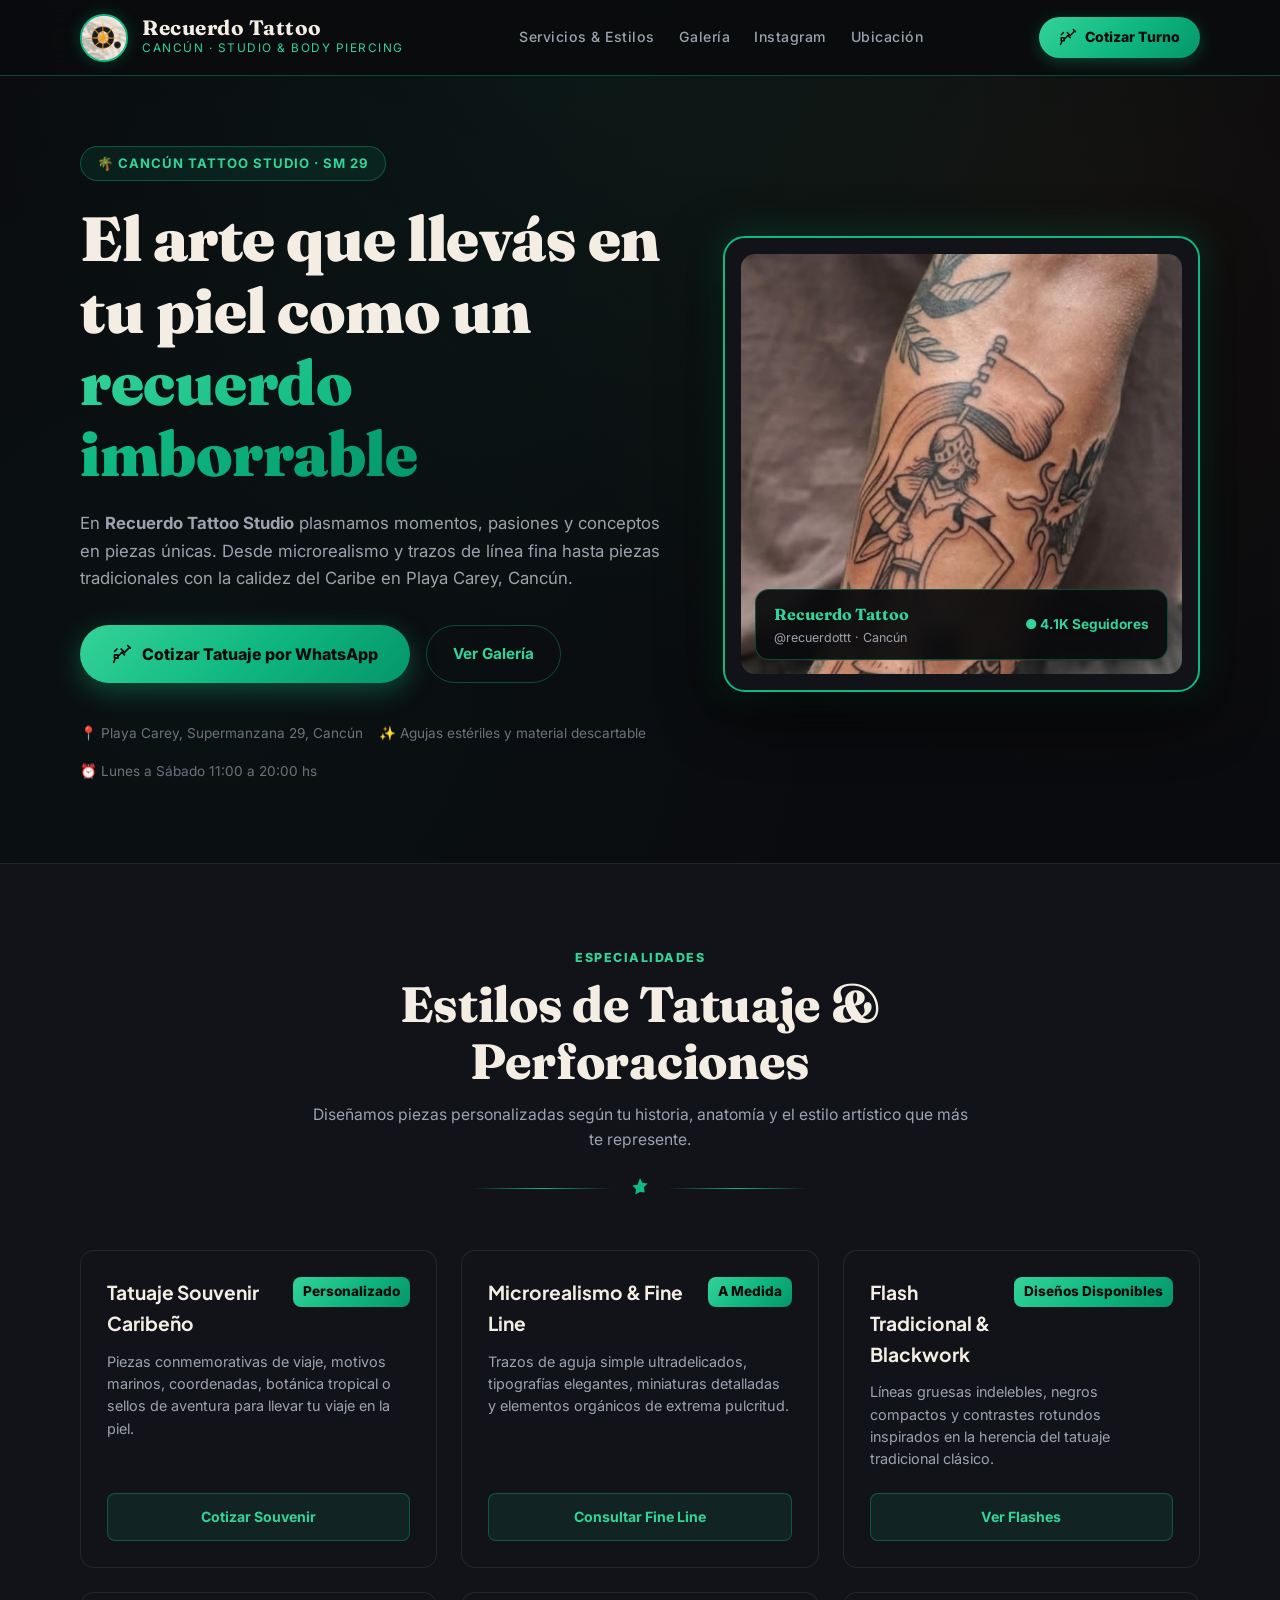
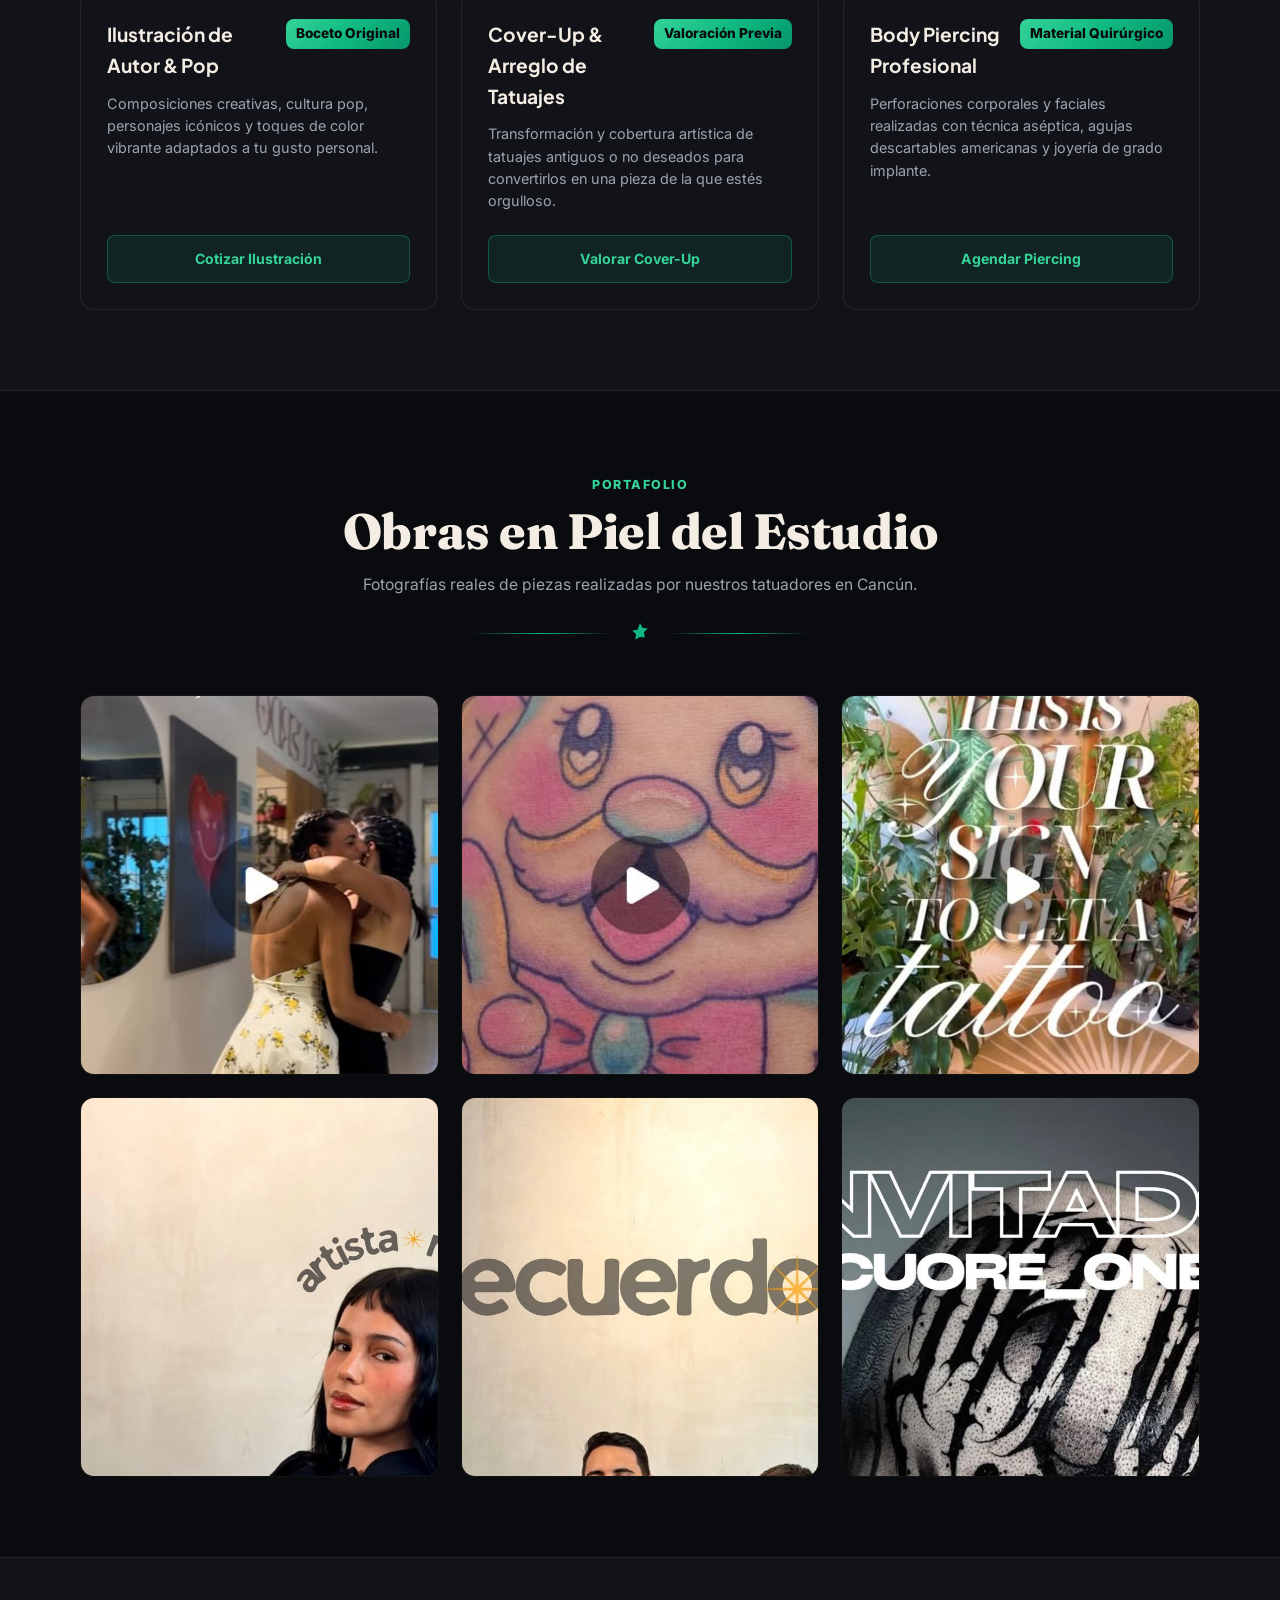
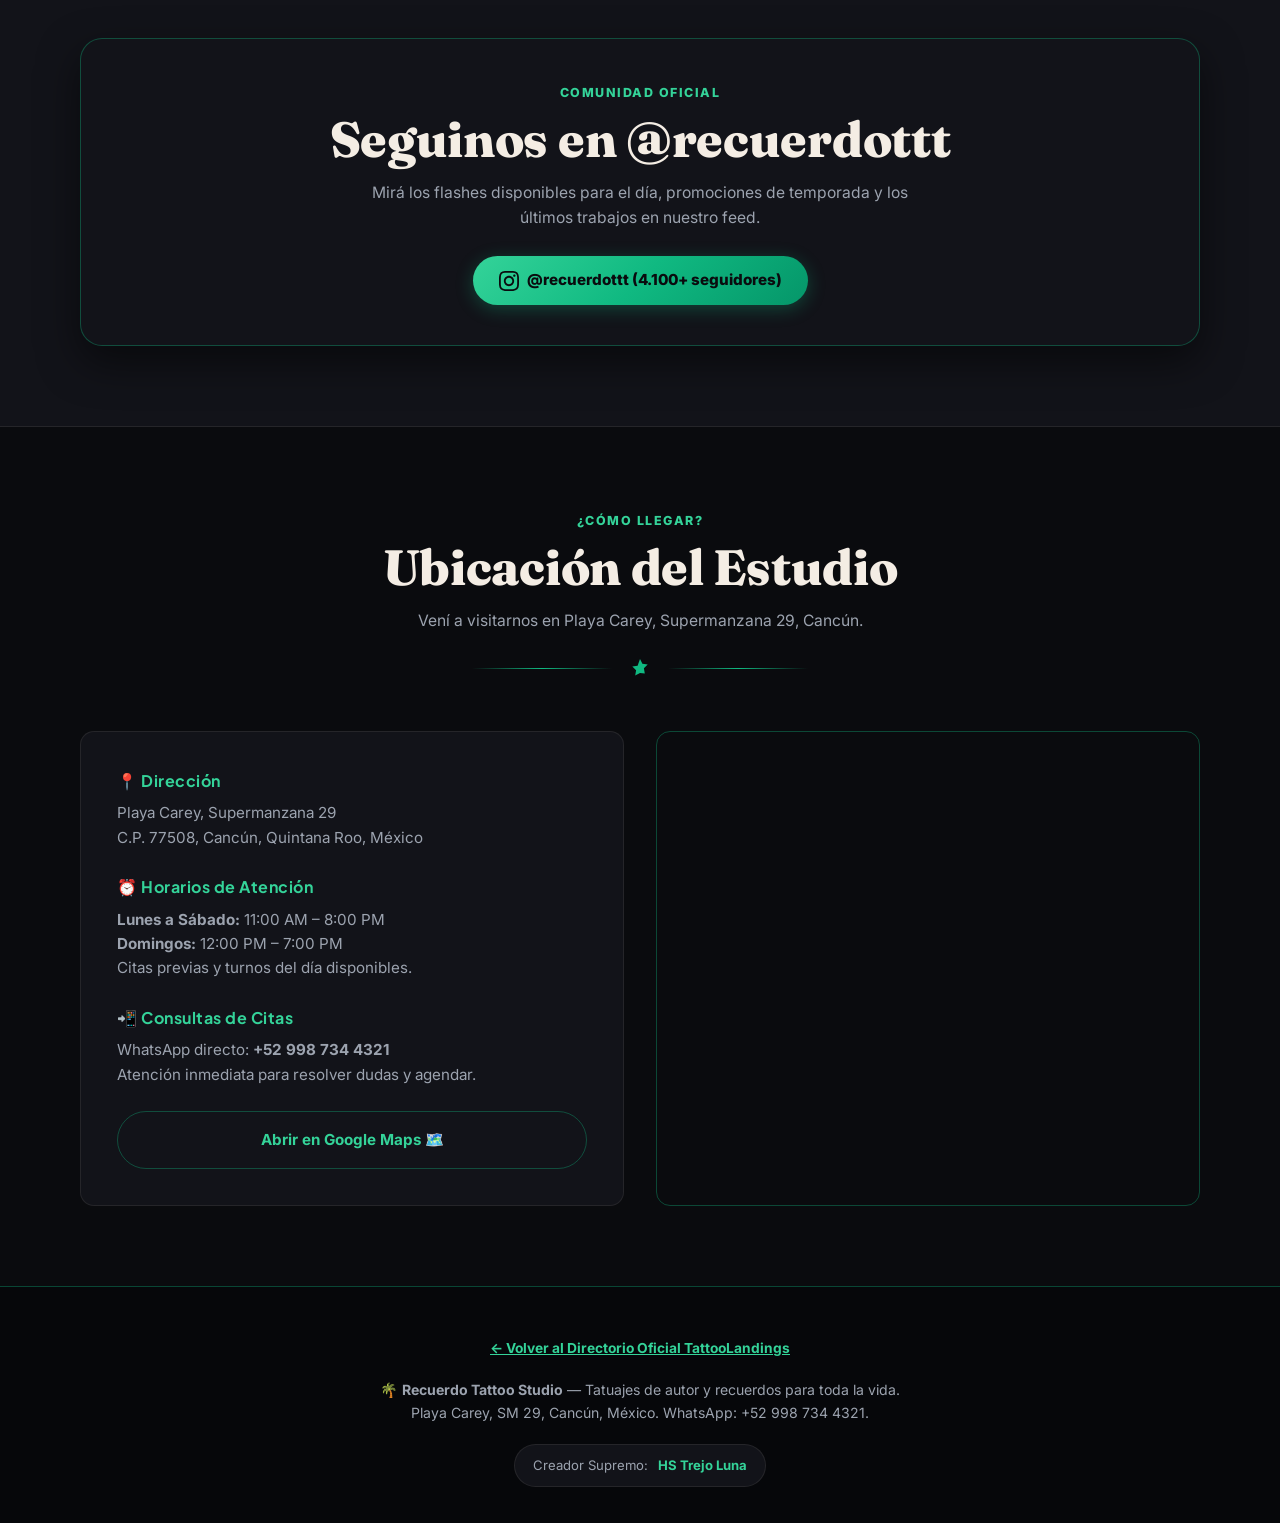
<file: sitios/recuerdotattoo/index.html>
<!DOCTYPE html>
<html lang="es">
<head>
  <meta charset="UTF-8">
  <meta name="viewport" content="width=device-width, initial-scale=1.0, maximum-scale=1.0, user-scalable=no">
  <title>Recuerdo Tattoo Studio Cancún | Tatuajes de Autor & Souvenirs en Piel</title>
  <meta name="description" content="Estudio de tatuajes en Cancún (SM 29). Diseños personalizados, microrealismo, fine line, flash tradicional y recuerdos imborrables en tu piel. Cotizá por WhatsApp.">
  <link rel="canonical" href="https://iwantdeveverything.github.io/landingbarbershops/sitios/recuerdotattoo/">

  <!-- Open Graph / Facebook / WhatsApp -->
  <meta property="og:type" content="website">
  <meta property="og:url" content="https://iwantdeveverything.github.io/landingbarbershops/sitios/recuerdotattoo/">
  <meta property="og:site_name" content="Recuerdo Tattoo Studio">
  <meta property="og:title" content="Recuerdo Tattoo Studio | Cancún">
  <meta property="og:description" content="Tatuajes que duran toda la vida. Estudio en Playa Carey, SM 29, Cancún. Cotizá tu idea en 1 clic por WhatsApp.">
  <meta property="og:image" content="https://iwantdeveverything.github.io/landingbarbershops/sitios/recuerdotattoo/assets/hero-tattoo.jpg">
  <meta property="og:image:secure_url" content="https://iwantdeveverything.github.io/landingbarbershops/sitios/recuerdotattoo/assets/hero-tattoo.jpg">
  <meta property="og:image:type" content="image/jpeg">
  <meta property="og:image:width" content="640">
  <meta property="og:image:height" content="640">
  <meta property="og:image:alt" content="Recuerdo Tattoo Studio Cancún">
  <meta property="og:locale" content="es_MX">

  <!-- Twitter / X -->
  <meta name="twitter:card" content="summary_large_image">
  <meta name="twitter:url" content="https://iwantdeveverything.github.io/landingbarbershops/sitios/recuerdotattoo/">
  <meta name="twitter:title" content="Recuerdo Tattoo Studio | Cancún">
  <meta name="twitter:description" content="Tatuajes de autor y recuerdos para toda la vida en Cancún. WhatsApp directo.">
  <meta name="twitter:image" content="https://iwantdeveverything.github.io/landingbarbershops/sitios/recuerdotattoo/assets/hero-tattoo.jpg">

  <link rel="icon" type="image/jpeg" href="assets/logo.jpg">
  <meta name="theme-color" content="#0a0b0e">

  <!-- Google Fonts -->
  <link rel="preconnect" href="https://fonts.googleapis.com">
  <link rel="preconnect" href="https://fonts.gstatic.com" crossorigin>
  <link href="https://fonts.googleapis.com/css2?family=Fraunces:opsz,wght@9..144,700;9..144,900&family=Plus+Jakarta+Sans:wght@700;800&family=Inter:wght@400;500;600;700&display=swap" rel="stylesheet">

  <link rel="stylesheet" href="css/style.css">
</head>
<body>

  <!-- Header -->
  <header class="site-header">
    <div class="container header-inner">
      <a href="#" class="brand-wrap">
        <div class="brand-avatar">
          <img src="assets/logo.jpg" alt="Logo Recuerdo Tattoo Studio Cancún">
        </div>
        <div class="brand-meta">
          <h1>Recuerdo Tattoo</h1>
          <span>Cancún · Studio & Body Piercing</span>
        </div>
      </a>

      <nav class="nav-links">
        <a href="#servicios" class="nav-link">Servicios & Estilos</a>
        <a href="#galeria" class="nav-link">Galería</a>
        <a href="#instagram" class="nav-link">Instagram</a>
        <a href="#estudio" class="nav-link">Ubicación</a>
      </nav>

      <div class="header-actions">
        <a href="https://wa.me/529987344321?text=Hola%20Recuerdo%20Tattoo!%20Quiero%20cotizar%20un%20tatuaje%20o%20turno." target="_blank" rel="noopener noreferrer" class="btn-header-wa">
          <svg class="tattoo-machine-svg" width="18" height="18" viewBox="0 0 24 24" fill="none" stroke="currentColor" stroke-width="2" stroke-linecap="round" stroke-linejoin="round">
            <path d="M3 13h4v4H3z"/>
            <path d="M7 15l5-5"/>
            <path d="M12 10l3 3"/>
            <path d="M11 6l4 4"/>
            <path d="M15 10l6-6"/>
            <path d="M19 2l3 3"/>
            <path d="M3 9l3-3"/>
            <path d="M4 17l-2 5"/>
          </svg>
          <span>Cotizar Turno</span>
        </a>
      </div>
    </div>
  </header>

  <!-- Hero Section -->
  <section class="hero-souvenir">
    <div class="container">
      <div class="hero-souvenir-grid">
        <div class="hero-content-col">
          <div class="hero-pill-emerald">
            🌴 Cancún Tattoo Studio · SM 29
          </div>

          <h2 class="hero-headline">
            El arte que llevás en tu piel como un <span class="emerald-gradient-text">recuerdo imborrable</span>
          </h2>

          <p class="hero-subtitle">
            En <strong>Recuerdo Tattoo Studio</strong> plasmamos momentos, pasiones y conceptos en piezas únicas. Desde microrealismo y trazos de línea fina hasta piezas tradicionales con la calidez del Caribe en Playa Carey, Cancún.
          </p>

          <div class="hero-btn-row">
            <a href="https://wa.me/529987344321?text=Hola%20Recuerdo%20Tattoo!%20Tengo%20una%20idea%20para%20un%20tatuaje%20y%20quiero%20cotizarla." target="_blank" rel="noopener noreferrer" class="btn-emerald-wa">
              <svg class="tattoo-machine-svg" width="20" height="20" viewBox="0 0 24 24" fill="none" stroke="currentColor" stroke-width="2" stroke-linecap="round" stroke-linejoin="round">
                <path d="M3 13h4v4H3z"/>
                <path d="M7 15l5-5"/>
                <path d="M12 10l3 3"/>
                <path d="M11 6l4 4"/>
                <path d="M15 10l6-6"/>
                <path d="M19 2l3 3"/>
                <path d="M3 9l3-3"/>
                <path d="M4 17l-2 5"/>
              </svg>
              <span>Cotizar Tatuaje por WhatsApp</span>
            </a>
            <a href="#galeria" class="btn-outline-emerald">
              <span>Ver Galería</span>
            </a>
          </div>

          <div class="hero-badges-row">
            <span>📍 Playa Carey, Supermanzana 29, Cancún</span>
            <span>✨ Agujas estériles y material descartable</span>
            <span>⏰ Lunes a Sábado 11:00 a 20:00 hs</span>
          </div>
        </div>

        <div class="hero-visual-col">
          <div class="hero-souvenir-card">
            <div class="hero-card-inner">
              <img src="assets/hero-tattoo.jpg" alt="Pieza de autor Recuerdo Tattoo Studio">
              <div class="hero-card-stamp">
                <div>
                  <h4>Recuerdo Tattoo</h4>
                  <p>@recuerdottt · Cancún</p>
                </div>
                <div class="status-dot-emerald">
                  ● 4.1K Seguidores
                </div>
              </div>
            </div>
          </div>
        </div>
      </div>
    </div>
  </section>

  <!-- Services & Styles Section -->
  <section id="servicios" class="section" style="background: var(--bg-card); border-top: 1px solid var(--border-subtle); border-bottom: 1px solid var(--border-subtle);">
    <div class="container">
      <div class="section-head">
        <span class="section-tag-emerald">Especialidades</span>
        <h2 class="section-title">Estilos de Tatuaje & Perforaciones</h2>
        <p class="section-subtext">
          Diseñamos piezas personalizadas según tu historia, anatomía y el estilo artístico que más te represente.
        </p>
        <div class="tattoo-emerald-divider">
          <span class="emerald-divider-line"></span>
          <svg class="emerald-divider-icon" viewBox="0 0 24 24" fill="currentColor">
            <path d="M12 2l2.4 4.8 5.3.8-3.8 3.7.9 5.3L12 16l-4.8 2.6.9-5.3-3.8-3.7 5.3-.8L12 2z"/>
          </svg>
          <span class="emerald-divider-line"></span>
        </div>
      </div>

      <div class="services-grid">
        <article class="service-card">
          <div class="service-card-top">
            <h4>Tatuaje Souvenir Caribeño</h4>
            <span class="service-price-pill">Personalizado</span>
          </div>
          <p>Piezas conmemorativas de viaje, motivos marinos, coordenadas, botánica tropical o sellos de aventura para llevar tu viaje en la piel.</p>
          <a href="https://wa.me/529987344321?text=Hola%20Recuerdo%20Tattoo!%20Quiero%20cotizar%20un%20tatuaje%20conmemorativo%20de%20Canc%C3%BAn." target="_blank" rel="noopener noreferrer" class="service-cta-btn">
            Cotizar Souvenir
          </a>
        </article>

        <article class="service-card">
          <div class="service-card-top">
            <h4>Microrealismo & Fine Line</h4>
            <span class="service-price-pill">A Medida</span>
          </div>
          <p>Trazos de aguja simple ultradelicados, tipografías elegantes, miniaturas detalladas y elementos orgánicos de extrema pulcritud.</p>
          <a href="https://wa.me/529987344321?text=Hola%20Recuerdo%20Tattoo!%20Me%20interesa%20un%20tatuaje%20Fine%20Line%20o%20Microrealismo." target="_blank" rel="noopener noreferrer" class="service-cta-btn">
            Consultar Fine Line
          </a>
        </article>

        <article class="service-card">
          <div class="service-card-top">
            <h4>Flash Tradicional & Blackwork</h4>
            <span class="service-price-pill">Diseños Disponibles</span>
          </div>
          <p>Líneas gruesas indelebles, negros compactos y contrastes rotundos inspirados en la herencia del tatuaje tradicional clásico.</p>
          <a href="https://wa.me/529987344321?text=Hola%20Recuerdo%20Tattoo!%20Quiero%20ver%20los%20flashes%20tradicionales%20disponibles." target="_blank" rel="noopener noreferrer" class="service-cta-btn">
            Ver Flashes
          </a>
        </article>

        <article class="service-card">
          <div class="service-card-top">
            <h4>Ilustración de Autor & Pop</h4>
            <span class="service-price-pill">Boceto Original</span>
          </div>
          <p>Composiciones creativas, cultura pop, personajes icónicos y toques de color vibrante adaptados a tu gusto personal.</p>
          <a href="https://wa.me/529987344321?text=Hola%20Recuerdo%20Tattoo!%20Quiero%20un%20dise%C3%B1o%20ilustrado%20original." target="_blank" rel="noopener noreferrer" class="service-cta-btn">
            Cotizar Ilustración
          </a>
        </article>

        <article class="service-card">
          <div class="service-card-top">
            <h4>Cover-Up & Arreglo de Tatuajes</h4>
            <span class="service-price-pill">Valoración Previa</span>
          </div>
          <p>Transformación y cobertura artística de tatuajes antiguos o no deseados para convertirlos en una pieza de la que estés orgulloso.</p>
          <a href="https://wa.me/529987344321?text=Hola%20Recuerdo%20Tattoo!%20Tengo%20un%20tatuaje%20antiguo%20y%20quiero%20un%20Cover-Up." target="_blank" rel="noopener noreferrer" class="service-cta-btn">
            Valorar Cover-Up
          </a>
        </article>

        <article class="service-card">
          <div class="service-card-top">
            <h4>Body Piercing Profesional</h4>
            <span class="service-price-pill">Material Quirúrgico</span>
          </div>
          <p>Perforaciones corporales y faciales realizadas con técnica aséptica, agujas descartables americanas y joyería de grado implante.</p>
          <a href="https://wa.me/529987344321?text=Hola%20Recuerdo%20Tattoo!%20Quiero%20agendar%20un%20turno%20para%20un%20piercing." target="_blank" rel="noopener noreferrer" class="service-cta-btn">
            Agendar Piercing
          </a>
        </article>
      </div>
    </div>
  </section>

  <!-- Gallery Section -->
  <section id="galeria" class="section">
    <div class="container">
      <div class="section-head">
        <span class="section-tag-emerald">Portafolio</span>
        <h2 class="section-title">Obras en Piel del Estudio</h2>
        <p class="section-subtext">
          Fotografías reales de piezas realizadas por nuestros tatuadores en Cancún.
        </p>
        <div class="tattoo-emerald-divider">
          <span class="emerald-divider-line"></span>
          <svg class="emerald-divider-icon" viewBox="0 0 24 24" fill="currentColor">
            <path d="M12 2l2.4 4.8 5.3.8-3.8 3.7.9 5.3L12 16l-4.8 2.6.9-5.3-3.8-3.7 5.3-.8L12 2z"/>
          </svg>
          <span class="emerald-divider-line"></span>
        </div>
      </div>

      <div class="gallery-grid">
        <article class="gallery-card">
          <img src="assets/gallery-1.jpg" alt="Tatuaje en Recuerdo Tattoo Cancún">
          <div class="gallery-card-overlay">
            <span class="gallery-card-tag">🌴 Obra de Autor · Recuerdo Tattoo</span>
          </div>
        </article>

        <article class="gallery-card">
          <img src="assets/gallery-2.jpg" alt="Tatuaje creativo y color Cancún">
          <div class="gallery-card-overlay">
            <span class="gallery-card-tag">✨ Ilustración & Color Vibrante</span>
          </div>
        </article>

        <article class="gallery-card">
          <img src="assets/gallery-3.jpg" alt="Tatuaje de línea fina Recuerdo Tattoo">
          <div class="gallery-card-overlay">
            <span class="gallery-card-tag">✒️ Trazo Fino & Detalle Minucioso</span>
          </div>
        </article>

        <article class="gallery-card">
          <img src="assets/gallery-4.jpg" alt="Pieza de autor artista residente">
          <div class="gallery-card-overlay">
            <span class="gallery-card-tag">🎨 Arte Personalizado en Cancún</span>
          </div>
        </article>

        <article class="gallery-card">
          <img src="assets/gallery-5.jpg" alt="Tatuaje en piel Cancún SM 29">
          <div class="gallery-card-overlay">
            <span class="gallery-card-tag">🖤 Blackwork & Contraste Sólido</span>
          </div>
        </article>

        <article class="gallery-card">
          <img src="assets/gallery-6.jpg" alt="Tatuaje conmemorativo Recuerdo Tattoo">
          <div class="gallery-card-overlay">
            <span class="gallery-card-tag">🌊 Pieza Conmemorativa de Viaje</span>
          </div>
        </article>
      </div>
    </div>
  </section>

  <!-- Instagram Section -->
  <section id="instagram" class="section" style="background: var(--bg-card); border-top: 1px solid var(--border-subtle); border-bottom: 1px solid var(--border-subtle);">
    <div class="container">
      <div class="insta-box">
        <span class="section-tag-emerald">Comunidad Oficial</span>
        <h2 class="section-title">Seguinos en @recuerdottt</h2>
        <p class="section-subtext" style="max-width: 580px; margin: 0 auto 26px;">
          Mirá los flashes disponibles para el día, promociones de temporada y los últimos trabajos en nuestro feed.
        </p>

        <a href="https://www.instagram.com/recuerdottt/" target="_blank" rel="noopener noreferrer" class="insta-pill-emerald">
          <svg width="20" height="20" viewBox="0 0 24 24" fill="currentColor">
            <path d="M12 2.163c3.204 0 3.584.012 4.85.07 3.252.148 4.771 1.691 4.919 4.919.058 1.265.069 1.645.069 4.849 0 3.205-.012 3.584-.069 4.849-.149 3.225-1.664 4.771-4.919 4.919-1.266.058-1.644.07-4.85.07-3.204 0-3.584-.012-4.849-.07-3.26-.149-4.771-1.699-4.919-4.92-.058-1.265-.07-1.644-.07-4.849 0-3.204.013-3.583.07-4.849.149-3.227 1.664-4.771 4.919-4.919 1.266-.057 1.645-.069 4.849-.069zm0-2.163c-3.259 0-3.667.014-4.947.072-4.358.2-6.78 2.618-6.98 6.98-.059 1.281-.073 1.689-.073 4.948 0 3.259.014 3.668.072 4.948.2 4.358 2.618 6.78 6.98 6.98 1.281.058 1.689.072 4.948.072 3.259 0 3.668-.014 4.948-.072 4.354-.2 6.782-2.618 6.979-6.98.059-1.28.073-1.689.073-4.948 0-3.259-.014-3.667-.072-4.947-.196-4.354-2.617-6.78-6.979-6.98-1.281-.059-1.69-.073-4.949-.073zm0 5.838c-3.403 0-6.162 2.759-6.162 6.162s2.759 6.163 6.162 6.163 6.162-2.759 6.162-6.163c0-3.403-2.759-6.162-6.162-6.162zm0 10.162c-2.209 0-4-1.79-4-4 0-2.209 1.791-4 4-4s4 1.791 4 4c0 2.21-1.791 4-4 4zm6.406-11.845c-.796 0-1.441.645-1.441 1.44s.645 1.44 1.441 1.44c.795 0 1.439-.645 1.439-1.44s-.644-1.44-1.439-1.44z"/>
          </svg>
          <span>@recuerdottt (4.100+ seguidores)</span>
        </a>
      </div>
    </div>
  </section>

  <!-- Location & Hours Section -->
  <section id="estudio" class="section">
    <div class="container">
      <div class="section-head">
        <span class="section-tag-emerald">¿Cómo Llegar?</span>
        <h2 class="section-title">Ubicación del Estudio</h2>
        <p class="section-subtext">
          Vení a visitarnos en Playa Carey, Supermanzana 29, Cancún.
        </p>
        <div class="tattoo-emerald-divider">
          <span class="emerald-divider-line"></span>
          <svg class="emerald-divider-icon" viewBox="0 0 24 24" fill="currentColor">
            <path d="M12 2l2.4 4.8 5.3.8-3.8 3.7.9 5.3L12 16l-4.8 2.6.9-5.3-3.8-3.7 5.3-.8L12 2z"/>
          </svg>
          <span class="emerald-divider-line"></span>
        </div>
      </div>

      <div class="location-grid">
        <div class="location-card">
          <div class="loc-block">
            <h4>📍 Dirección</h4>
            <p>
              Playa Carey, Supermanzana 29<br>
              C.P. 77508, Cancún, Quintana Roo, México
            </p>
          </div>

          <div class="loc-block">
            <h4>⏰ Horarios de Atención</h4>
            <p>
              <strong>Lunes a Sábado:</strong> 11:00 AM – 8:00 PM<br>
              <strong>Domingos:</strong> 12:00 PM – 7:00 PM<br>
              Citas previas y turnos del día disponibles.
            </p>
          </div>

          <div class="loc-block">
            <h4>📲 Consultas de Citas</h4>
            <p>
              WhatsApp directo: <strong>+52 998 734 4321</strong><br>
              Atención inmediata para resolver dudas y agendar.
            </p>
          </div>

          <a href="https://maps.google.com/?q=Playa+Carey+Supermanzana+29+Cancun" target="_blank" rel="noopener noreferrer" class="btn-outline-emerald" style="margin-top: auto;">
            <span>Abrir en Google Maps 🗺️</span>
          </a>
        </div>

        <div class="map-wrap">
          <iframe 
            src="https://www.google.com/maps/embed?pb=!1m18!1m12!1m3!1d14888.371285038814!2d-86.8378!3d21.1586!2m3!1f0!2f0!3f0!3m2!1i1024!2i768!4f13.1!3m3!1m2!1s0x8f4c2c01991d7c3b%3A0xc3cf333857d45a90!2sSupermanzana%2029%2C%20Canc%C3%BAn%2C%20Q.R.!5e0!3m2!1ses!2smx!4v1700000000000!5m2!1ses!2smx" 
            title="Ubicación Recuerdo Tattoo Studio en Cancún SM 29" 
            loading="lazy">
          </iframe>
        </div>
      </div>
    </div>
  </section>

  <!-- Footer -->
  <footer class="site-footer">
    <div class="container">
      <a href="../../tatuajes/index.html" class="footer-back-link">
        ← Volver al Directorio Oficial TattooLandings
      </a>

      <p class="footer-text">
        🌴 <strong>Recuerdo Tattoo Studio</strong> — Tatuajes de autor y recuerdos para toda la vida.<br>
        Playa Carey, SM 29, Cancún, México. WhatsApp: +52 998 734 4321.
      </p>

      <div class="footer-creator">
        <span>Creador Supremo:</span>
        <a href="https://hstrejoluna-monorepo-portfolio.vercel.app/es" target="_blank" rel="noopener noreferrer" class="creator-link">
          HS Trejo Luna
        </a>
      </div>
    </div>
  </footer>

  <!-- Sticky Mobile WhatsApp Bar -->
  <div class="mobile-sticky-bar">
    <a href="https://wa.me/529987344321?text=Hola%20Recuerdo%20Tattoo!%20Quiero%20cotizar%20un%20tatuaje%20o%20turno." target="_blank" rel="noopener noreferrer" class="btn-mobile-sticky-emerald">
      <svg width="20" height="20" viewBox="0 0 24 24" fill="currentColor">
        <path d="M.057 24l1.687-6.163c-1.041-1.804-1.588-3.849-1.587-5.946.003-6.556 5.338-11.891 11.893-11.891 3.181.001 6.167 1.24 8.413 3.488 2.245 2.248 3.481 5.236 3.48 8.414-.003 6.557-5.338 11.892-11.893 11.892-1.99-.001-3.951-.5-5.688-1.448l-6.305 1.654zm6.597-3.807c1.676.995 3.276 1.591 5.392 1.592 5.448 0 9.886-4.434 9.889-9.885.002-5.462-4.415-9.89-9.881-9.892-5.452 0-9.887 4.434-9.889 9.884-.001 2.225.651 3.891 1.746 5.634l-.999 3.648 3.742-.981zm11.387-5.464c-.074-.124-.272-.198-.57-.347-.297-.149-1.758-.868-2.031-.967-.272-.099-.47-.149-.669.149-.198.297-.768.967-.941 1.165-.173.198-.347.223-.644.074-.297-.149-1.255-.462-2.39-1.475-.883-.788-1.48-1.761-1.653-2.059-.173-.297-.018-.458.13-.606.134-.133.297-.347.446-.521.151-.172.2-.296.3-.495.099-.198.05-.372-.025-.521-.075-.148-.669-1.611-.916-2.206-.242-.579-.487-.501-.669-.51l-.57-.01c-.198 0-.52.074-.792.372s-1.04 1.016-1.04 2.479 1.065 2.876 1.213 3.074c.149.198 2.095 3.2 5.076 4.487.709.306 1.263.489 1.694.626.712.226 1.36.194 1.872.118.571-.085 1.758-.719 2.006-1.413.248-.695.248-1.29.173-1.414z"/>
      </svg>
      <span>Cotizar Turno por WhatsApp</span>
    </a>
  </div>

  <script src="js/main.js"></script>
</body>
</html>
</file>
<file: css/style.css>
/* ==========================================================================
   BarberLandings - Directory & Showcase Hub
   Modern High-Conversion Architecture
   ========================================================================== */

:root {
  --bg-primary: #0a0c10;
  --bg-secondary: #12151c;
  --bg-card: #181d26;
  --bg-card-hover: #1f2533;
  --border-subtle: #272f3d;
  --border-accent: rgba(59, 130, 246, 0.3);
  
  --accent-blue: #3b82f6;
  --accent-cyan: #06b6d4;
  --accent-amber: #f59e0b;
  --whatsapp-color: #25d366;
  --whatsapp-hover: #1eb956;
  
  --text-main: #f8fafc;
  --text-muted: #94a3b8;
  --text-dim: #64748b;
  
  --radius-sm: 8px;
  --radius-md: 14px;
  --radius-lg: 22px;
  --radius-full: 9999px;
  
  --font-sans: 'Inter', -apple-system, BlinkMacSystemFont, 'Segoe UI', Roboto, sans-serif;
  --font-heading: 'Plus Jakarta Sans', var(--font-sans);
  
  --shadow-card: 0 10px 30px -10px rgba(0, 0, 0, 0.5);
  --shadow-glow: 0 0 35px rgba(59, 130, 246, 0.15);
}

*, *::before, *::after {
  box-sizing: border-box;
  margin: 0;
  padding: 0;
}

html {
  scroll-behavior: smooth;
  font-size: 16px;
  color-scheme: dark;
}

body {
  font-family: var(--font-sans);
  background-color: var(--bg-primary);
  color: var(--text-main);
  line-height: 1.6;
  overflow-x: hidden;
}

a {
  color: inherit;
  text-decoration: none;
}

.container {
  width: 100%;
  max-width: 1160px;
  margin: 0 auto;
  padding: 0 20px;
}

/* ==========================================================================
   Navbar
   ========================================================================== */
.site-nav {
  position: sticky;
  top: 0;
  background: rgba(10, 12, 16, 0.85);
  backdrop-filter: blur(14px);
  -webkit-backdrop-filter: blur(14px);
  border-bottom: 1px solid var(--border-subtle);
  z-index: 99;
  padding: 16px 0;
}

.nav-inner {
  display: flex;
  align-items: center;
  justify-content: space-between;
}

.nav-brand {
  display: flex;
  align-items: center;
  gap: 12px;
}

.brand-badge-icon {
  width: 40px;
  height: 40px;
  background: linear-gradient(135deg, #2563eb, #1d4ed8);
  border-radius: var(--radius-md);
  display: flex;
  align-items: center;
  justify-content: center;
  font-size: 1.25rem;
  box-shadow: 0 4px 12px rgba(37, 99, 235, 0.35);
}

.nav-brand-title {
  font-size: 1.15rem;
  font-weight: 800;
  letter-spacing: -0.3px;
}

.nav-brand-title span {
  color: var(--accent-blue);
}

.nav-links {
  display: none;
  align-items: center;
  gap: 24px;
}

@media (min-width: 768px) {
  .nav-links {
    display: flex;
  }
}

.nav-link {
  font-size: 0.9rem;
  font-weight: 500;
  color: var(--text-muted);
  transition: color 0.2s ease;
}

.nav-link:hover {
  color: var(--text-main);
}

.nav-switch-link {
  display: inline-flex;
  align-items: center;
  gap: 6px;
  padding: 6px 12px;
  font-size: 0.84rem;
  font-weight: 600;
  color: #fda4af;
  border: 1px solid rgba(225, 29, 72, 0.3);
  border-radius: var(--radius-full);
  background: rgba(225, 29, 72, 0.08);
  transition: all 0.2s ease;
}

.nav-switch-link:hover {
  color: #fff;
  border-color: rgba(225, 29, 72, 0.6);
  background: rgba(225, 29, 72, 0.18);
  transform: translateY(-1px);
}

.btn-nav-order {
  display: inline-flex;
  align-items: center;
  gap: 8px;
  background: var(--whatsapp-color);
  color: #fff;
  font-weight: 700;
  font-size: 0.88rem;
  padding: 10px 18px;
  border-radius: var(--radius-full);
  transition: all 0.2s ease;
  box-shadow: 0 4px 14px rgba(37, 211, 102, 0.3);
}

.btn-nav-order:hover {
  background: var(--whatsapp-hover);
  transform: translateY(-1px);
}

/* ==========================================================================
   Hero Section
   ========================================================================== */
.hub-hero {
  position: relative;
  padding: 72px 0 64px;
  text-align: center;
  overflow: hidden;
  background: radial-gradient(circle at 50% 10%, rgba(37, 99, 235, 0.12) 0%, transparent 65%);
}

.hero-pill-badge {
  display: inline-flex;
  align-items: center;
  gap: 8px;
  background: rgba(59, 130, 246, 0.1);
  border: 1px solid rgba(59, 130, 246, 0.3);
  color: #93c5fd;
  font-size: 0.82rem;
  font-weight: 700;
  padding: 6px 16px;
  border-radius: var(--radius-full);
  margin-bottom: 24px;
  letter-spacing: 0.4px;
}

.hub-hero-title {
  font-size: 2.35rem;
  font-weight: 800;
  line-height: 1.15;
  letter-spacing: -0.8px;
  max-width: 820px;
  margin: 0 auto 20px;
}

@media (min-width: 768px) {
  .hub-hero-title {
    font-size: 3.5rem;
  }
}

.gradient-text {
  background: linear-gradient(135deg, #60a5fa 0%, #a78bfa 50%, #f472b6 100%);
  -webkit-background-clip: text;
  -webkit-text-fill-color: transparent;
}

.hub-hero-desc {
  font-size: 1.12rem;
  color: var(--text-muted);
  max-width: 660px;
  margin: 0 auto 32px;
  line-height: 1.6;
}

.price-callout {
  display: inline-block;
  background: rgba(245, 158, 11, 0.15);
  border: 1px solid rgba(245, 158, 11, 0.3);
  color: #fcd34d;
  font-weight: 800;
  padding: 2px 10px;
  border-radius: var(--radius-sm);
}

.hero-btn-group {
  display: flex;
  flex-direction: column;
  gap: 12px;
  justify-content: center;
  align-items: center;
  margin-bottom: 36px;
}

@media (min-width: 500px) {
  .hero-btn-group {
    flex-direction: row;
  }
}

.btn-hero-cta {
  display: inline-flex;
  align-items: center;
  justify-content: center;
  gap: 10px;
  background: var(--whatsapp-color);
  color: #fff;
  font-weight: 700;
  font-size: 1.05rem;
  padding: 16px 32px;
  border-radius: var(--radius-md);
  box-shadow: 0 8px 24px rgba(37, 211, 102, 0.35);
  transition: all 0.25s ease;
}

.btn-hero-cta:hover {
  background: var(--whatsapp-hover);
  transform: translateY(-2px);
  box-shadow: 0 12px 28px rgba(37, 211, 102, 0.45);
}

.btn-hero-demo {
  display: inline-flex;
  align-items: center;
  justify-content: center;
  gap: 8px;
  background: var(--bg-card);
  border: 1px solid var(--border-subtle);
  color: var(--text-main);
  font-weight: 600;
  font-size: 1rem;
  padding: 16px 28px;
  border-radius: var(--radius-md);
  transition: all 0.2s ease;
}

.btn-hero-demo:hover {
  background: var(--bg-card-hover);
  border-color: var(--accent-blue);
  color: #93c5fd;
}

.hero-guarantees {
  display: flex;
  align-items: center;
  justify-content: center;
  gap: 20px;
  font-size: 0.85rem;
  color: var(--text-muted);
  flex-wrap: wrap;
}

.hero-guarantees span {
  display: flex;
  align-items: center;
  gap: 6px;
}

/* ==========================================================================
   Showcase / Demonstrations Section
   ========================================================================== */
.section {
  padding: 72px 0;
}

.section-head {
  text-align: center;
  max-width: 640px;
  margin: 0 auto 48px;
}

.section-tag {
  font-size: 0.8rem;
  font-weight: 700;
  text-transform: uppercase;
  letter-spacing: 2px;
  color: var(--accent-blue);
  margin-bottom: 8px;
  display: inline-block;
}

.section-headline {
  font-size: 2.15rem;
  font-weight: 800;
  letter-spacing: -0.5px;
  margin-bottom: 12px;
}

.section-subtext {
  font-size: 1rem;
  color: var(--text-muted);
}

.showcase-grid {
  display: grid;
  grid-template-columns: 1fr;
  gap: 32px;
}

@media (min-width: 900px) {
  .showcase-grid {
    grid-template-columns: repeat(2, 1fr);
  }
}

.showcase-card {
  background: var(--bg-secondary);
  border: 1px solid var(--border-subtle);
  border-radius: var(--radius-lg);
  overflow: hidden;
  transition: all 0.3s ease;
  display: flex;
  flex-direction: column;
  position: relative;
}

.showcase-card:hover {
  border-color: var(--border-accent);
  transform: translateY(-4px);
  box-shadow: var(--shadow-card), var(--shadow-glow);
}

.showcase-preview-wrap {
  position: relative;
  height: 240px;
  background: #111;
  overflow: hidden;
  border-bottom: 1px solid var(--border-subtle);
}

.showcase-preview-img {
  width: 100%;
  height: 100%;
  object-fit: cover;
  transition: transform 0.5s ease;
}

.showcase-card:hover .showcase-preview-img {
  transform: scale(1.04);
}

.showcase-status-badge {
  position: absolute;
  top: 14px;
  left: 14px;
  background: rgba(10, 12, 16, 0.85);
  backdrop-filter: blur(8px);
  border: 1px solid rgba(255, 255, 255, 0.15);
  color: #4ade80;
  font-size: 0.76rem;
  font-weight: 700;
  padding: 4px 10px;
  border-radius: var(--radius-full);
  display: flex;
  align-items: center;
  gap: 6px;
}

.showcase-logo-stamp {
  position: absolute;
  bottom: 14px;
  right: 14px;
  width: 54px;
  height: 54px;
  border-radius: 50%;
  border: 2px solid #3b82f6;
  background: #000;
  box-shadow: 0 4px 16px rgba(0, 0, 0, 0.8);
  overflow: hidden;
  z-index: 5;
}

.showcase-logo-img {
  width: 100%;
  height: 100%;
  object-fit: cover;
  border-radius: 50%;
}

.showcase-body {
  padding: 24px;
  display: flex;
  flex-direction: column;
  flex: 1;
}

.showcase-meta {
  display: flex;
  align-items: center;
  gap: 8px;
  font-size: 0.78rem;
  color: var(--accent-amber);
  font-weight: 700;
  text-transform: uppercase;
  letter-spacing: 0.5px;
  margin-bottom: 8px;
}

.showcase-title {
  font-size: 1.45rem;
  font-weight: 800;
  color: var(--text-main);
  margin-bottom: 10px;
}

.showcase-desc {
  font-size: 0.92rem;
  color: var(--text-muted);
  line-height: 1.55;
  margin-bottom: 20px;
}

.showcase-features-list {
  display: flex;
  flex-wrap: wrap;
  gap: 8px;
  margin-bottom: 24px;
}

.feature-tag {
  background: var(--bg-card);
  border: 1px solid var(--border-subtle);
  color: var(--text-main);
  font-size: 0.76rem;
  font-weight: 600;
  padding: 4px 10px;
  border-radius: var(--radius-sm);
}

.showcase-actions {
  display: flex;
  gap: 12px;
  margin-top: auto;
}

.btn-view-demo {
  flex: 1;
  display: inline-flex;
  align-items: center;
  justify-content: center;
  gap: 8px;
  background: var(--accent-blue);
  color: #fff;
  font-weight: 700;
  font-size: 0.92rem;
  padding: 12px 20px;
  border-radius: var(--radius-md);
  transition: all 0.2s ease;
  text-align: center;
}

.btn-view-demo:hover {
  background: #2563eb;
  transform: translateY(-1px);
}

.btn-simulate-mobile {
  display: inline-flex;
  align-items: center;
  justify-content: center;
  gap: 6px;
  background: var(--bg-card);
  border: 1px solid var(--border-subtle);
  color: var(--text-main);
  font-weight: 600;
  font-size: 0.92rem;
  padding: 12px 18px;
  border-radius: var(--radius-md);
  transition: all 0.2s ease;
  cursor: pointer;
}

.btn-simulate-mobile:hover {
  border-color: var(--accent-blue);
  color: var(--accent-blue);
}

/* Placeholder card for upcoming demonstrations */
.showcase-card.placeholder {
  border: 2px dashed var(--border-subtle);
  background: rgba(24, 29, 38, 0.4);
  align-items: center;
  justify-content: center;
  padding: 48px 24px;
  text-align: center;
}

.placeholder-icon {
  width: 60px;
  height: 60px;
  border-radius: 50%;
  background: var(--bg-card);
  border: 1px solid var(--border-subtle);
  display: flex;
  align-items: center;
  justify-content: center;
  font-size: 1.8rem;
  margin-bottom: 16px;
  color: var(--accent-amber);
}

.showcase-card.placeholder h4 {
  font-size: 1.25rem;
  font-weight: 700;
  margin-bottom: 8px;
}

.showcase-card.placeholder p {
  font-size: 0.9rem;
  color: var(--text-muted);
  max-width: 380px;
  margin-bottom: 20px;
}

/* ==========================================================================
   Features Included ($800 MXN Package Breakdown)
   ========================================================================== */
.features-grid-5 {
  display: grid;
  grid-template-columns: 1fr;
  gap: 20px;
}

@media (min-width: 640px) {
  .features-grid-5 {
    grid-template-columns: repeat(2, 1fr);
  }
}

@media (min-width: 1024px) {
  .features-grid-5 {
    grid-template-columns: repeat(3, 1fr);
  }
}

.feature-box {
  background: var(--bg-secondary);
  border: 1px solid var(--border-subtle);
  border-radius: var(--radius-md);
  padding: 24px;
  transition: all 0.25s ease;
}

.feature-box:hover {
  border-color: var(--accent-blue);
  background: var(--bg-card);
  transform: translateY(-2px);
}

.feature-box-icon {
  font-size: 2rem;
  margin-bottom: 14px;
  display: inline-block;
}

.feature-box h4 {
  font-size: 1.12rem;
  font-weight: 700;
  margin-bottom: 8px;
}

.feature-box p {
  font-size: 0.9rem;
  color: var(--text-muted);
  line-height: 1.55;
}

/* ==========================================================================
   How It Works (1 - 2 - 3)
   ========================================================================== */
.steps-row {
  display: grid;
  grid-template-columns: 1fr;
  gap: 24px;
  position: relative;
}

@media (min-width: 768px) {
  .steps-row {
    grid-template-columns: repeat(3, 1fr);
  }
}

.step-card {
  background: var(--bg-secondary);
  border: 1px solid var(--border-subtle);
  border-radius: var(--radius-lg);
  padding: 32px 24px;
  position: relative;
}

.step-num {
  width: 44px;
  height: 44px;
  border-radius: var(--radius-md);
  background: linear-gradient(135deg, var(--accent-blue), #1d4ed8);
  color: #fff;
  font-weight: 800;
  font-size: 1.25rem;
  display: flex;
  align-items: center;
  justify-content: center;
  margin-bottom: 20px;
  box-shadow: 0 4px 12px rgba(59, 130, 246, 0.3);
}

.step-card h4 {
  font-size: 1.2rem;
  font-weight: 700;
  margin-bottom: 10px;
}

.step-card p {
  font-size: 0.92rem;
  color: var(--text-muted);
  line-height: 1.6;
}

/* ==========================================================================
   Pricing Offer Box
   ========================================================================== */
.pricing-banner {
  background: linear-gradient(145deg, #181d26 0%, #12151c 100%);
  border: 1px solid var(--accent-blue);
  border-radius: var(--radius-lg);
  padding: 48px 28px;
  box-shadow: var(--shadow-glow);
  display: grid;
  grid-template-columns: 1fr;
  gap: 32px;
  align-items: center;
}

@media (min-width: 860px) {
  .pricing-banner {
    grid-template-columns: 1.2fr 0.8fr;
    padding: 56px 48px;
  }
}

.pricing-info h3 {
  font-size: 2rem;
  font-weight: 800;
  margin-bottom: 12px;
}

.pricing-info p {
  font-size: 1rem;
  color: var(--text-muted);
  margin-bottom: 20px;
}

.pricing-checklist {
  list-style: none;
  display: flex;
  flex-direction: column;
  gap: 10px;
}

.pricing-checklist li {
  display: flex;
  align-items: center;
  gap: 10px;
  font-size: 0.95rem;
  color: var(--text-main);
}

.pricing-checklist li svg {
  color: #4ade80;
  flex-shrink: 0;
}

.pricing-card-action {
  background: var(--bg-primary);
  border: 1px solid var(--border-subtle);
  border-radius: var(--radius-md);
  padding: 32px 24px;
  text-align: center;
}

.price-tag-big {
  font-size: 3rem;
  font-weight: 800;
  color: var(--text-main);
  line-height: 1;
  margin-bottom: 6px;
}

.price-currency {
  font-size: 1.1rem;
  color: var(--accent-amber);
  font-weight: 700;
}

.price-sub {
  font-size: 0.85rem;
  color: var(--text-dim);
  margin-bottom: 24px;
}

/* ==========================================================================
   Mobile Simulator Modal
   ========================================================================== */
.modal-overlay {
  display: none;
  position: fixed;
  inset: 0;
  background: rgba(0, 0, 0, 0.85);
  backdrop-filter: blur(8px);
  z-index: 1000;
  align-items: center;
  justify-content: center;
  padding: 20px;
}

.modal-overlay.active {
  display: flex;
}

.phone-mockup-frame {
  width: 100%;
  max-width: 390px;
  height: 90vh;
  max-height: 800px;
  background: #000;
  border-radius: 46px;
  border: 12px solid #222;
  box-shadow: 0 25px 60px rgba(0, 0, 0, 0.8), 0 0 0 2px #444;
  overflow: hidden;
  position: relative;
  display: flex;
  flex-direction: column;
}

.phone-notch {
  width: 130px;
  height: 24px;
  background: #222;
  position: absolute;
  top: 0;
  left: 50%;
  transform: translateX(-50%);
  border-bottom-left-radius: 14px;
  border-bottom-right-radius: 14px;
  z-index: 10;
}

.phone-iframe {
  width: 100%;
  height: 100%;
  border: none;
  background: #0c0e12;
}

.btn-close-modal {
  position: absolute;
  top: 24px;
  right: 24px;
  width: 44px;
  height: 44px;
  background: #222;
  border: 1px solid #444;
  color: #fff;
  border-radius: 50%;
  display: flex;
  align-items: center;
  justify-content: center;
  cursor: pointer;
  font-size: 1.2rem;
  transition: all 0.2s;
  z-index: 1001;
}

.btn-close-modal:hover {
  background: #333;
  transform: scale(1.05);
}

/* ==========================================================================
   Footer
   ========================================================================== */
.hub-footer {
  background: #06070a;
  border-top: 1px solid var(--border-subtle);
  padding: 48px 0 36px;
  text-align: center;
}

.footer-hub-text {
  font-size: 0.88rem;
  color: var(--text-dim);
  max-width: 600px;
  margin: 0 auto 20px;
  line-height: 1.6;
}

.footer-creator {
  display: inline-flex;
  align-items: center;
  justify-content: center;
  flex-wrap: wrap;
  gap: 10px;
  padding: 12px 20px;
  background: var(--bg-card);
  border: 1px solid var(--border-subtle);
  border-radius: 999px;
  font-size: 0.84rem;
  color: var(--text-muted);
}

.creator-link {
  display: inline-flex;
  align-items: center;
  gap: 5px;
  color: #60a5fa;
  font-weight: 700;
  text-decoration: none;
  transition: color 0.2s ease;
}

.creator-link:hover {
  color: #93c5fd;
  text-decoration: underline;
}

.creator-sep {
  color: var(--border-subtle);
}

.creator-whatsapp {
  color: #22c55e;
  font-weight: 600;
  text-decoration: none;
  transition: color 0.2s ease;
}

.creator-whatsapp:hover {
  color: #4ade80;
  text-decoration: underline;
}
</file>
<file: tatuajes/css/style.css>
/* ==========================================================================
   Tattoo Studio Landings Directory - Dedicated Stylesheet
   Subject: Tattoo Studios & Artists Showcase Directory
   Accent: Deep Tattoo Crimson Ink (#e11d48 / #f43f5e)
   ========================================================================== */

:root {
  --bg-primary: #08080c;
  --bg-secondary: #0f1016;
  --bg-card: #151620;
  --bg-card-hover: #1c1d2b;
  --border-subtle: rgba(255, 255, 255, 0.08);
  --border-accent: rgba(225, 29, 72, 0.35);

  --accent-red: #e11d48;
  --accent-red-hover: #f43f5e;
  --accent-red-glow: rgba(225, 29, 72, 0.25);
  --accent-wa: #22c55e;
  --accent-wa-hover: #16a34a;

  --text-main: #f8fafc;
  --text-muted: #94a3b8;
  --text-dim: #64748b;

  --font-heading: 'Plus Jakarta Sans', system-ui, -apple-system, sans-serif;
  --font-body: 'Inter', system-ui, -apple-system, sans-serif;
  --font-tattoo: 'Pirata One', 'Cinzel Decorative', serif;
  --font-display: 'Cinzel Decorative', serif;

  --radius-sm: 8px;
  --radius-md: 14px;
  --radius-lg: 20px;
  --radius-pill: 9999px;

  --container-max: 1160px;
}

/* ==========================================================================
   Tattoo Animations & Visual Effects
   ========================================================================== */
@keyframes needle-buzz {
  0% { transform: translate(0, 0) rotate(0deg); }
  20% { transform: translate(-1px, 1px) rotate(-1.5deg); }
  40% { transform: translate(1px, -1px) rotate(1deg); }
  60% { transform: translate(-1px, -1px) rotate(-1deg); }
  80% { transform: translate(1px, 1px) rotate(1.5deg); }
  100% { transform: translate(0, 0) rotate(0deg); }
}

@keyframes ink-pulse {
  0%, 100% {
    opacity: 0.6;
    transform: scale(1);
    filter: drop-shadow(0 0 15px rgba(225, 29, 72, 0.4));
  }
  50% {
    opacity: 0.95;
    transform: scale(1.06);
    filter: drop-shadow(0 0 25px rgba(244, 63, 94, 0.75));
  }
}

.tattoo-divider {
  display: flex;
  align-items: center;
  justify-content: center;
  gap: 16px;
  margin: 28px auto 0;
  color: var(--accent-red);
  opacity: 0.85;
}

.tattoo-divider-line {
  flex: 1;
  max-width: 140px;
  height: 1px;
  background: linear-gradient(90deg, transparent, var(--accent-red), transparent);
}

.tattoo-divider-icon {
  width: 26px;
  height: 26px;
  animation: ink-pulse 3s infinite ease-in-out;
}

.tattoo-machine-svg {
  transition: transform 0.2s ease;
}

.btn-hero-cta:hover .tattoo-machine-svg,
.btn-nav-order:hover .tattoo-machine-svg,
.btn-view-demo:hover .tattoo-machine-svg {
  animation: needle-buzz 0.15s infinite linear;
}

*, *::before, *::after {
  box-sizing: border-box;
  margin: 0;
  padding: 0;
}

html {
  scroll-behavior: smooth;
  font-family: var(--font-body);
  background-color: var(--bg-primary);
  color: var(--text-main);
  line-height: 1.6;
}

body {
  overflow-x: hidden;
  background-color: var(--bg-primary);
  color: var(--text-main);
  background-image: 
    radial-gradient(circle at 50% 0%, rgba(225, 29, 72, 0.08) 0%, transparent 60%),
    radial-gradient(circle at 10% 30%, rgba(225, 29, 72, 0.04) 0%, transparent 50%);
  background-attachment: fixed;
}

a {
  color: inherit;
  text-decoration: none;
}

img {
  max-width: 100%;
  display: block;
}

.container {
  width: 100%;
  max-width: var(--container-max);
  margin: 0 auto;
  padding: 0 20px;
}

/* ==========================================================================
   Header & Navigation
   ========================================================================== */
.site-nav {
  position: sticky;
  top: 0;
  z-index: 100;
  background: rgba(8, 8, 12, 0.88);
  backdrop-filter: blur(16px);
  -webkit-backdrop-filter: blur(16px);
  border-bottom: 1px solid var(--border-subtle);
  height: 72px;
  display: flex;
  align-items: center;
}

.nav-inner {
  display: flex;
  align-items: center;
  justify-content: space-between;
  gap: 20px;
}

.nav-brand {
  display: flex;
  align-items: center;
  gap: 12px;
  text-decoration: none;
}

.brand-badge-icon {
  font-size: 1.6rem;
  display: flex;
  align-items: center;
  justify-content: center;
  width: 42px;
  height: 42px;
  background: rgba(225, 29, 72, 0.12);
  border: 1px solid rgba(225, 29, 72, 0.3);
  border-radius: var(--radius-sm);
}

.nav-brand-title {
  font-family: var(--font-tattoo);
  font-size: 1.55rem;
  font-weight: 700;
  letter-spacing: 0.8px;
  color: #fff;
}

.nav-brand-title span {
  color: var(--accent-red);
}

.nav-links {
  display: flex;
  align-items: center;
  gap: 24px;
}

.nav-link {
  font-size: 0.92rem;
  font-weight: 500;
  color: var(--text-muted);
  transition: color 0.2s ease;
}

.nav-link:hover {
  color: #fff;
}

.nav-switch-link {
  display: inline-flex;
  align-items: center;
  gap: 6px;
  padding: 6px 12px;
  font-size: 0.84rem;
  font-weight: 600;
  color: #94a3b8;
  border: 1px solid var(--border-subtle);
  border-radius: var(--radius-pill);
  transition: all 0.2s ease;
}

.nav-switch-link:hover {
  color: #fff;
  border-color: rgba(255, 255, 255, 0.2);
  background: rgba(255, 255, 255, 0.04);
}

.nav-actions {
  display: flex;
  align-items: center;
  gap: 12px;
}

.btn-nav-order {
  display: inline-flex;
  align-items: center;
  gap: 8px;
  background: var(--accent-wa);
  color: #fff;
  padding: 9px 18px;
  font-size: 0.88rem;
  font-weight: 700;
  border-radius: var(--radius-pill);
  transition: all 0.2s ease;
  box-shadow: 0 4px 14px rgba(34, 197, 94, 0.25);
}

.btn-nav-order:hover {
  background: var(--accent-wa-hover);
  transform: translateY(-1px);
}

/* ==========================================================================
   Hero Section
   ========================================================================== */
.hub-hero {
  padding: 80px 0 60px;
  text-align: center;
  position: relative;
}

.hero-pill-badge {
  display: inline-flex;
  align-items: center;
  gap: 8px;
  padding: 6px 16px;
  background: rgba(225, 29, 72, 0.12);
  border: 1px solid rgba(225, 29, 72, 0.3);
  border-radius: var(--radius-pill);
  color: #fda4af;
  font-size: 0.86rem;
  font-weight: 600;
  margin-bottom: 24px;
}

.hub-hero-title {
  font-family: var(--font-tattoo);
  font-size: clamp(2.8rem, 6.2vw, 4.4rem);
  font-weight: 700;
  line-height: 1.1;
  letter-spacing: 0.8px;
  max-width: 920px;
  margin: 0 auto 24px;
}

.gradient-text {
  background: linear-gradient(135deg, #fff 20%, #f43f5e 80%);
  -webkit-background-clip: text;
  -webkit-text-fill-color: transparent;
}

.hub-hero-desc {
  font-size: clamp(1.05rem, 2vw, 1.22rem);
  color: var(--text-muted);
  max-width: 720px;
  margin: 0 auto 36px;
  line-height: 1.6;
}

.price-callout {
  color: #fff;
  font-weight: 800;
  padding: 2px 8px;
  background: rgba(225, 29, 72, 0.2);
  border-radius: 4px;
  border: 1px solid rgba(225, 29, 72, 0.4);
}

.hero-btn-group {
  display: flex;
  align-items: center;
  justify-content: center;
  flex-wrap: wrap;
  gap: 16px;
  margin-bottom: 40px;
}

.btn-hero-cta {
  display: inline-flex;
  align-items: center;
  justify-content: center;
  gap: 10px;
  background: var(--accent-wa);
  color: #fff;
  font-size: 1.05rem;
  font-weight: 700;
  padding: 15px 30px;
  border-radius: var(--radius-pill);
  box-shadow: 0 6px 20px rgba(34, 197, 94, 0.3);
  transition: all 0.25s ease;
}

.btn-hero-cta:hover {
  background: var(--accent-wa-hover);
  transform: translateY(-2px);
  box-shadow: 0 8px 25px rgba(34, 197, 94, 0.4);
}

.btn-hero-demo {
  display: inline-flex;
  align-items: center;
  justify-content: center;
  gap: 10px;
  background: var(--bg-card);
  color: #fff;
  font-size: 1.02rem;
  font-weight: 600;
  padding: 15px 26px;
  border-radius: var(--radius-pill);
  border: 1px solid var(--border-subtle);
  transition: all 0.2s ease;
}

.btn-hero-demo:hover {
  background: var(--bg-card-hover);
  border-color: rgba(255, 255, 255, 0.2);
  transform: translateY(-2px);
}

.hero-guarantees {
  display: flex;
  align-items: center;
  justify-content: center;
  flex-wrap: wrap;
  gap: 20px;
  font-size: 0.88rem;
  color: var(--text-dim);
}

/* ==========================================================================
   Section Layouts & Headings
   ========================================================================== */
.section {
  padding: 80px 0;
}

.section-head {
  text-align: center;
  max-width: 680px;
  margin: 0 auto 50px;
}

.section-tag {
  display: inline-block;
  font-size: 0.8rem;
  font-weight: 700;
  letter-spacing: 1px;
  text-transform: uppercase;
  color: #fda4af;
  margin-bottom: 10px;
}

.section-headline {
  font-family: var(--font-tattoo);
  font-size: clamp(2.2rem, 4.2vw, 3.2rem);
  font-weight: 700;
  letter-spacing: 0.6px;
  line-height: 1.15;
  margin-bottom: 14px;
}

.section-subtext {
  font-size: 1rem;
  color: var(--text-muted);
  line-height: 1.6;
}

/* ==========================================================================
   Showcase Grid
   ========================================================================== */
.showcase-grid {
  display: grid;
  grid-template-columns: repeat(auto-fill, minmax(360px, 1fr));
  gap: 32px;
}

.showcase-card {
  background: var(--bg-card);
  border: 1px solid var(--border-subtle);
  border-radius: var(--radius-lg);
  overflow: hidden;
  display: flex;
  flex-direction: column;
  transition: transform 0.25s ease, border-color 0.25s ease, box-shadow 0.25s ease;
}

.showcase-card:hover {
  transform: translateY(-4px);
  border-color: var(--border-accent);
  box-shadow: 0 16px 36px rgba(0, 0, 0, 0.4), 0 0 30px var(--accent-red-glow);
}

.showcase-preview-wrap {
  position: relative;
  height: 220px;
  overflow: hidden;
  background: #000;
}

.showcase-preview-img {
  width: 100%;
  height: 100%;
  object-fit: cover;
  transition: transform 0.4s ease;
}

.showcase-card:hover .showcase-preview-img {
  transform: scale(1.04);
}

.showcase-status-badge {
  position: absolute;
  top: 14px;
  left: 14px;
  display: inline-flex;
  align-items: center;
  gap: 6px;
  background: rgba(15, 23, 42, 0.88);
  backdrop-filter: blur(8px);
  padding: 5px 12px;
  border-radius: var(--radius-pill);
  font-size: 0.78rem;
  font-weight: 700;
  color: #4ade80;
  border: 1px solid rgba(74, 222, 128, 0.3);
}

.showcase-logo-stamp {
  position: absolute;
  bottom: -22px;
  right: 20px;
  width: 58px;
  height: 58px;
  border-radius: 50%;
  overflow: hidden;
  border: 3px solid #e11d48;
  background: #000;
  box-shadow: 0 6px 16px rgba(0, 0, 0, 0.6);
  z-index: 2;
}

.showcase-logo-img {
  width: 100%;
  height: 100%;
  object-fit: cover;
}

.showcase-body {
  padding: 30px 24px 24px;
  display: flex;
  flex-direction: column;
  flex: 1;
}

.showcase-meta {
  font-size: 0.82rem;
  color: #fda4af;
  font-weight: 700;
  text-transform: uppercase;
  letter-spacing: 0.5px;
  margin-bottom: 8px;
}

.showcase-title {
  font-size: 1.45rem;
  font-weight: 800;
  color: var(--text-main);
  margin-bottom: 10px;
}

.showcase-desc {
  font-size: 0.92rem;
  color: var(--text-muted);
  line-height: 1.55;
  margin-bottom: 20px;
}

.showcase-features-list {
  display: flex;
  flex-wrap: wrap;
  gap: 8px;
  margin-bottom: 24px;
}

.feature-tag {
  background: rgba(255, 255, 255, 0.04);
  border: 1px solid var(--border-subtle);
  color: var(--text-main);
  font-size: 0.76rem;
  font-weight: 600;
  padding: 4px 10px;
  border-radius: var(--radius-sm);
}

.showcase-actions {
  display: flex;
  gap: 12px;
  margin-top: auto;
}

.btn-view-demo {
  flex: 1;
  display: inline-flex;
  align-items: center;
  justify-content: center;
  gap: 8px;
  background: var(--accent-red);
  color: #fff;
  font-size: 0.92rem;
  font-weight: 700;
  padding: 12px 18px;
  border-radius: var(--radius-sm);
  transition: all 0.2s ease;
}

.btn-view-demo:hover {
  background: var(--accent-red-hover);
  transform: translateY(-1px);
}

.btn-simulate-mobile {
  display: inline-flex;
  align-items: center;
  justify-content: center;
  gap: 6px;
  background: transparent;
  color: var(--text-muted);
  border: 1px solid var(--border-subtle);
  padding: 12px 16px;
  border-radius: var(--radius-sm);
  font-size: 0.88rem;
  font-weight: 600;
  cursor: pointer;
  transition: all 0.2s ease;
}

.btn-simulate-mobile:hover {
  color: #fff;
  border-color: rgba(255, 255, 255, 0.25);
  background: rgba(255, 255, 255, 0.05);
}

/* Placeholder Card */
.showcase-card.placeholder {
  border: 2px dashed rgba(225, 29, 72, 0.35);
  background: rgba(225, 29, 72, 0.03);
  display: flex;
  flex-direction: column;
  align-items: center;
  justify-content: center;
  text-align: center;
  padding: 48px 30px;
}

.placeholder-icon {
  font-size: 3rem;
  margin-bottom: 16px;
}

.showcase-card.placeholder h4 {
  font-size: 1.4rem;
  font-weight: 800;
  color: #fff;
  margin-bottom: 10px;
}

.showcase-card.placeholder p {
  font-size: 0.95rem;
  color: var(--text-muted);
  line-height: 1.5;
  margin-bottom: 24px;
}

/* ==========================================================================
   Features Grid
   ========================================================================== */
.features-grid-5 {
  display: grid;
  grid-template-columns: repeat(auto-fit, minmax(320px, 1fr));
  gap: 24px;
}

.feature-box {
  background: var(--bg-card);
  border: 1px solid var(--border-subtle);
  border-radius: var(--radius-md);
  padding: 28px 24px;
  transition: all 0.2s ease;
}

.feature-box:hover {
  border-color: rgba(225, 29, 72, 0.3);
  transform: translateY(-2px);
}

.feature-box-icon {
  font-size: 2rem;
  margin-bottom: 16px;
}

.feature-box h4 {
  font-size: 1.15rem;
  font-weight: 700;
  color: #fff;
  margin-bottom: 10px;
}

.feature-box p {
  font-size: 0.92rem;
  color: var(--text-muted);
  line-height: 1.55;
}

/* ==========================================================================
   Steps Row
   ========================================================================== */
.steps-row {
  display: grid;
  grid-template-columns: repeat(auto-fit, minmax(280px, 1fr));
  gap: 24px;
}

.step-card {
  background: var(--bg-card);
  border: 1px solid var(--border-subtle);
  border-radius: var(--radius-md);
  padding: 32px 24px;
  position: relative;
}

.step-num {
  width: 44px;
  height: 44px;
  background: rgba(225, 29, 72, 0.15);
  border: 1px solid rgba(225, 29, 72, 0.4);
  color: #f43f5e;
  border-radius: 50%;
  display: flex;
  align-items: center;
  justify-content: center;
  font-size: 1.25rem;
  font-weight: 800;
  margin-bottom: 20px;
}

.step-card h4 {
  font-size: 1.2rem;
  font-weight: 700;
  color: #fff;
  margin-bottom: 10px;
}

.step-card p {
  font-size: 0.92rem;
  color: var(--text-muted);
  line-height: 1.55;
}

/* ==========================================================================
   Pricing Banner
   ========================================================================== */
.pricing-banner {
  background: linear-gradient(145deg, #13141f, #0a0b10);
  border: 1px solid var(--border-accent);
  border-radius: var(--radius-lg);
  padding: 48px 40px;
  display: grid;
  grid-template-columns: 1.2fr 0.8fr;
  gap: 40px;
  align-items: center;
  box-shadow: 0 16px 40px rgba(0, 0, 0, 0.5), 0 0 40px rgba(225, 29, 72, 0.1);
}

.pricing-info h3 {
  font-size: 2rem;
  font-weight: 800;
  color: #fff;
  margin-bottom: 14px;
}

.pricing-info p {
  color: var(--text-muted);
  font-size: 1rem;
  line-height: 1.6;
  margin-bottom: 24px;
}

.pricing-checklist {
  list-style: none;
  display: flex;
  flex-direction: column;
  gap: 12px;
}

.pricing-checklist li {
  display: flex;
  align-items: center;
  gap: 12px;
  font-size: 0.95rem;
  color: #e2e8f0;
}

.pricing-checklist li svg {
  color: #f43f5e;
  flex-shrink: 0;
}

.pricing-card-action {
  background: var(--bg-card);
  border: 1px solid var(--border-subtle);
  border-radius: var(--radius-md);
  padding: 36px 30px;
  text-align: center;
}

.price-currency {
  font-size: 0.82rem;
  text-transform: uppercase;
  color: var(--text-dim);
  font-weight: 700;
  letter-spacing: 1px;
  margin-bottom: 6px;
}

.price-tag-big {
  font-family: var(--font-heading);
  font-size: 3.5rem;
  font-weight: 800;
  color: #fff;
  line-height: 1;
  margin-bottom: 6px;
}

.price-sub {
  font-size: 0.85rem;
  color: var(--text-muted);
  margin-bottom: 24px;
}

/* ==========================================================================
   Footer
   ========================================================================== */
.hub-footer {
  background: #060609;
  border-top: 1px solid var(--border-subtle);
  padding: 48px 0 36px;
  text-align: center;
}

.footer-hub-text {
  font-size: 0.88rem;
  color: var(--text-dim);
  max-width: 600px;
  margin: 0 auto 20px;
  line-height: 1.6;
}

.footer-creator {
  display: inline-flex;
  align-items: center;
  justify-content: center;
  flex-wrap: wrap;
  gap: 10px;
  padding: 12px 20px;
  background: var(--bg-card);
  border: 1px solid var(--border-subtle);
  border-radius: 999px;
  font-size: 0.84rem;
  color: var(--text-muted);
}

.creator-link {
  display: inline-flex;
  align-items: center;
  gap: 5px;
  color: #f43f5e;
  font-weight: 700;
  text-decoration: none;
  transition: color 0.2s ease;
}

.creator-link:hover {
  color: #fda4af;
  text-decoration: underline;
}

.creator-sep {
  color: var(--border-subtle);
}

.creator-whatsapp {
  color: #22c55e;
  font-weight: 600;
  text-decoration: none;
  transition: color 0.2s ease;
}

.creator-whatsapp:hover {
  color: #4ade80;
  text-decoration: underline;
}

/* ==========================================================================
   Modal Simulator
   ========================================================================== */
.modal-overlay {
  position: fixed;
  inset: 0;
  background: rgba(0, 0, 0, 0.85);
  backdrop-filter: blur(8px);
  z-index: 1000;
  display: none;
  align-items: center;
  justify-content: center;
  padding: 20px;
}

.modal-overlay.active {
  display: flex;
}

.phone-mockup-frame {
  width: 375px;
  height: 740px;
  background: #000;
  border: 10px solid #222;
  border-radius: 44px;
  position: relative;
  overflow: hidden;
  box-shadow: 0 25px 60px rgba(0, 0, 0, 0.8), 0 0 0 1px rgba(255, 255, 255, 0.1);
}

.phone-notch {
  position: absolute;
  top: 0;
  left: 50%;
  transform: translateX(-50%);
  width: 140px;
  height: 22px;
  background: #222;
  border-bottom-left-radius: 14px;
  border-bottom-right-radius: 14px;
  z-index: 10;
}

.phone-iframe {
  width: 100%;
  height: 100%;
  border: none;
  background: #0c0e12;
}

.btn-close-modal {
  position: absolute;
  top: 24px;
  right: 24px;
  width: 44px;
  height: 44px;
  background: #222;
  border: 1px solid #444;
  color: #fff;
  border-radius: 50%;
  display: flex;
  align-items: center;
  justify-content: center;
  cursor: pointer;
  font-size: 1.2rem;
  transition: all 0.2s;
  z-index: 1001;
}

.btn-close-modal:hover {
  background: #333;
  transform: scale(1.05);
}

/* ==========================================================================
   Responsive
   ========================================================================== */
@media (max-width: 900px) {
  .pricing-banner {
    grid-template-columns: 1fr;
    gap: 32px;
    padding: 36px 24px;
  }
}

@media (max-width: 768px) {
  .nav-links {
    display: none;
  }
  .showcase-grid {
    grid-template-columns: 1fr;
  }
}

@media (max-width: 640px) {
  .nav-actions .btn-nav-order {
    display: none;
  }
  .hero-btn-group {
    flex-direction: column;
    width: 100%;
  }
  .btn-hero-cta,
  .btn-hero-demo {
    width: 100%;
  }
}
</file>
<file: demos/kraken/css/style.css>
/* ==========================================================================
   Kraken Barber & Tattoo Studio - Official Showcase Landing
   Palette: Kraken Deep Abyss (#080b11), Card Dark Navy (#0f1522),
   Kraken Brand Blue (#014da1), Electric Blue Accent (#2579e6), Crisp White (#f8fafc)
   ========================================================================== */

:root {
  --bg-dark: #080b11;
  --bg-card: #0f1522;
  --bg-card-hover: #151d2f;
  --bg-surface: #1b253b;
  --border-color: #212c42;
  --border-brand: rgba(1, 77, 161, 0.45);
  --border-gold: rgba(1, 77, 161, 0.45);
  
  --brand-primary: #014da1;
  --brand-hover: #0b60c4;
  --brand-accent: #2579e6;
  --brand-glow: rgba(1, 77, 161, 0.4);

  --gold-primary: #2579e6;
  --gold-hover: #3d8cf0;
  --gold-glow: rgba(1, 77, 161, 0.35);
  
  --text-primary: #f8fafc;
  --text-secondary: #94a3b8;
  --text-muted: #64748b;
  
  --whatsapp-green: #25d366;
  --whatsapp-hover: #20bd5a;
  
  --star-gold: #fbbf24;

  --radius-sm: 8px;
  --radius-md: 14px;
  --radius-lg: 20px;
  --radius-full: 9999px;
  
  --font-sans: 'Inter', -apple-system, BlinkMacSystemFont, 'Segoe UI', Roboto, sans-serif;
  --font-heading: 'Plus Jakarta Sans', var(--font-sans);
  
  --shadow-sm: 0 2px 8px rgba(0, 0, 0, 0.4);
  --shadow-md: 0 8px 24px rgba(0, 0, 0, 0.5);
  --shadow-lg: 0 16px 40px rgba(0, 0, 0, 0.7);
  --shadow-gold: 0 8px 30px rgba(1, 77, 161, 0.35);
}

*, *::before, *::after {
  box-sizing: border-box;
  margin: 0;
  padding: 0;
}

html {
  scroll-behavior: smooth;
  font-size: 16px;
  color-scheme: dark;
}

body {
  font-family: var(--font-sans);
  background-color: var(--bg-dark);
  color: var(--text-primary);
  line-height: 1.6;
  overflow-x: hidden;
  padding-bottom: 70px; /* Space for mobile sticky CTA */
}

@media (min-width: 769px) {
  body {
    padding-bottom: 0;
  }
}

a {
  color: inherit;
  text-decoration: none;
}

img {
  max-width: 100%;
  height: auto;
  display: block;
}

button {
  cursor: pointer;
  border: none;
  background: none;
  font-family: inherit;
}

.container {
  width: 100%;
  max-width: 1120px;
  margin: 0 auto;
  padding: 0 20px;
}

/* ==========================================================================
   Showcase Top Announcement Bar
   ========================================================================== */
.demo-banner {
  background: linear-gradient(90deg, #021b3a 0%, #014da1 50%, #021b3a 100%);
  color: #e0e7ff;
  padding: 10px 16px;
  font-size: 0.85rem;
  border-bottom: 1px solid rgba(255, 255, 255, 0.1);
  position: relative;
  z-index: 100;
}

.demo-banner .container {
  display: flex;
  align-items: center;
  justify-content: space-between;
  gap: 12px;
  flex-wrap: wrap;
}

.demo-banner-content {
  display: flex;
  align-items: center;
  gap: 8px;
}

.demo-badge {
  background: #022854;
  border: 1px solid #2579e6;
  color: #fff;
  padding: 2px 8px;
  border-radius: var(--radius-full);
  font-weight: 700;
  font-size: 0.72rem;
  text-transform: uppercase;
  letter-spacing: 0.5px;
}

.demo-banner-link {
  color: #a5b4fc;
  font-weight: 600;
  display: inline-flex;
  align-items: center;
  gap: 4px;
  transition: color 0.2s ease;
}

.demo-banner-link:hover {
  color: #ffffff;
  text-decoration: underline;
}

/* ==========================================================================
   Header & Navigation
   ========================================================================== */
.site-header {
  position: sticky;
  top: 0;
  background: rgba(12, 14, 18, 0.92);
  backdrop-filter: blur(12px);
  -webkit-backdrop-filter: blur(12px);
  border-bottom: 1px solid var(--border-color);
  z-index: 90;
  padding: 14px 0;
}

.header-inner {
  display: flex;
  align-items: center;
  justify-content: space-between;
}

.brand-logo {
  display: flex;
  align-items: center;
  gap: 12px;
}

.brand-icon {
  width: 48px;
  height: 48px;
  background: #000;
  border: 2px solid var(--gold-primary);
  border-radius: 50%;
  display: flex;
  align-items: center;
  justify-content: center;
  box-shadow: 0 0 15px rgba(212, 163, 89, 0.3);
  overflow: hidden;
  flex-shrink: 0;
}

.brand-icon img,
.brand-logo-img {
  width: 100%;
  height: 100%;
  object-fit: cover;
  border-radius: 50%;
}

.brand-text h1 {
  font-size: 1.15rem;
  font-weight: 800;
  letter-spacing: 1.5px;
  text-transform: uppercase;
  color: var(--text-primary);
  line-height: 1.1;
}

.brand-text span {
  font-size: 0.7rem;
  color: var(--gold-primary);
  font-weight: 600;
  letter-spacing: 1.8px;
  text-transform: uppercase;
  display: block;
}

.header-actions {
  display: flex;
  align-items: center;
  gap: 12px;
}

.btn-header-wa {
  display: inline-flex;
  align-items: center;
  gap: 8px;
  background: var(--whatsapp-green);
  color: #ffffff;
  font-size: 0.85rem;
  font-weight: 700;
  padding: 8px 16px;
  border-radius: var(--radius-full);
  transition: all 0.2s ease;
  box-shadow: 0 4px 12px rgba(37, 211, 102, 0.25);
}

.btn-header-wa:hover {
  background: var(--whatsapp-hover);
  transform: translateY(-1px);
}

/* ==========================================================================
   Hero Section
   ========================================================================== */
.hero {
  position: relative;
  padding: 48px 0 60px;
  background: radial-gradient(circle at 50% 20%, rgba(1, 77, 161, 0.22) 0%, transparent 60%);
  overflow: hidden;
}

.hero-grid {
  display: grid;
  grid-template-columns: 1fr;
  gap: 40px;
  align-items: center;
}

@media (min-width: 900px) {
  .hero-grid {
    grid-template-columns: 1.15fr 0.85fr;
  }
}

.hero-status-tag {
  display: inline-flex;
  align-items: center;
  gap: 8px;
  background: rgba(37, 211, 102, 0.1);
  border: 1px solid rgba(37, 211, 102, 0.3);
  color: #4ade80;
  font-size: 0.8rem;
  font-weight: 600;
  padding: 6px 14px;
  border-radius: var(--radius-full);
  margin-bottom: 20px;
}

.status-dot {
  width: 8px;
  height: 8px;
  background-color: var(--whatsapp-green);
  border-radius: 50%;
  box-shadow: 0 0 8px var(--whatsapp-green);
  animation: pulse-dot 2s infinite;
}

@keyframes pulse-dot {
  0% { transform: scale(0.95); opacity: 0.8; }
  50% { transform: scale(1.2); opacity: 1; }
  100% { transform: scale(0.95); opacity: 0.8; }
}

.hero-title {
  font-size: 2.25rem;
  line-height: 1.15;
  font-weight: 800;
  letter-spacing: -0.5px;
  color: var(--text-primary);
  margin-bottom: 16px;
}

.hero-title .text-gold,
.hero-title .text-brand {
  color: var(--brand-accent);
  display: inline-block;
}

@media (min-width: 768px) {
  .hero-title {
    font-size: 3.2rem;
  }
}

.hero-description {
  font-size: 1.05rem;
  color: var(--text-secondary);
  margin-bottom: 28px;
  max-width: 540px;
  line-height: 1.6;
}

.hero-cta-group {
  display: flex;
  flex-direction: column;
  gap: 12px;
  margin-bottom: 32px;
}

@media (min-width: 480px) {
  .hero-cta-group {
    flex-direction: row;
    align-items: center;
  }
}

.btn-primary-wa {
  display: inline-flex;
  align-items: center;
  justify-content: center;
  gap: 10px;
  background: var(--whatsapp-green);
  color: #ffffff;
  font-weight: 700;
  font-size: 1rem;
  padding: 14px 28px;
  border-radius: var(--radius-md);
  transition: all 0.25s ease;
  box-shadow: 0 8px 24px rgba(37, 211, 102, 0.35);
  text-align: center;
}

.btn-primary-wa:hover {
  background: var(--whatsapp-hover);
  transform: translateY(-2px);
  box-shadow: 0 12px 28px rgba(37, 211, 102, 0.45);
}

.btn-secondary {
  display: inline-flex;
  align-items: center;
  justify-content: center;
  gap: 8px;
  background: var(--bg-card);
  color: var(--text-primary);
  border: 1px solid var(--border-color);
  font-weight: 600;
  font-size: 0.95rem;
  padding: 14px 24px;
  border-radius: var(--radius-md);
  transition: all 0.2s ease;
  text-align: center;
}

.btn-secondary:hover {
  background: var(--bg-card-hover);
  border-color: var(--gold-primary);
  color: var(--gold-primary);
}

.hero-metrics {
  display: flex;
  align-items: center;
  gap: 24px;
  padding-top: 20px;
  border-top: 1px solid var(--border-color);
  flex-wrap: wrap;
}

.metric-item {
  display: flex;
  flex-direction: column;
}

.metric-item .metric-value {
  font-size: 1.35rem;
  font-weight: 800;
  color: var(--gold-primary);
  display: flex;
  align-items: center;
  gap: 4px;
}

.metric-item .metric-label {
  font-size: 0.78rem;
  color: var(--text-muted);
  text-transform: uppercase;
  letter-spacing: 0.5px;
}

/* Hero Visual Card */
.hero-visual-card {
  position: relative;
  border-radius: var(--radius-lg);
  overflow: hidden;
  border: 1px solid var(--border-gold);
  box-shadow: var(--shadow-lg), var(--shadow-gold);
}

.hero-logo-stamp {
  position: absolute;
  top: 18px;
  right: 18px;
  width: 78px;
  height: 78px;
  border-radius: 50%;
  border: 2px solid var(--gold-primary);
  background: #000;
  box-shadow: 0 8px 24px rgba(0, 0, 0, 0.8), 0 0 15px rgba(212, 163, 89, 0.4);
  overflow: hidden;
  z-index: 10;
  animation: float-stamp 5s ease-in-out infinite;
}

@keyframes float-stamp {
  0%, 100% { transform: translateY(0); }
  50% { transform: translateY(-5px); }
}

.hero-logo-stamp-img {
  width: 100%;
  height: 100%;
  object-fit: cover;
  border-radius: 50%;
}

.hero-visual-img {
  width: 100%;
  height: 420px;
  object-fit: cover;
  transition: transform 0.6s ease;
}

.hero-visual-overlay {
  position: absolute;
  inset: 0;
  background: linear-gradient(180deg, transparent 40%, rgba(12, 14, 18, 0.95) 100%);
  display: flex;
  flex-direction: column;
  justify-content: flex-end;
  padding: 24px;
}

.hero-badge-location {
  display: inline-flex;
  align-items: center;
  gap: 6px;
  background: rgba(12, 14, 18, 0.85);
  backdrop-filter: blur(8px);
  border: 1px solid var(--border-color);
  padding: 8px 14px;
  border-radius: var(--radius-sm);
  font-size: 0.85rem;
  color: var(--text-primary);
}

/* ==========================================================================
   Trust / Value Strip
   ========================================================================== */
.features-strip {
  padding: 30px 0;
  background: var(--bg-card);
  border-top: 1px solid var(--border-color);
  border-bottom: 1px solid var(--border-color);
}

.features-grid {
  display: grid;
  grid-template-columns: repeat(2, 1fr);
  gap: 16px;
}

@media (min-width: 768px) {
  .features-grid {
    grid-template-columns: repeat(4, 1fr);
  }
}

.feature-pill {
  display: flex;
  align-items: center;
  gap: 12px;
  padding: 12px 14px;
  background: var(--bg-dark);
  border: 1px solid var(--border-color);
  border-radius: var(--radius-md);
}

.feature-pill-icon {
  font-size: 1.35rem;
  color: var(--gold-primary);
  flex-shrink: 0;
}

.feature-pill-text h4 {
  font-size: 0.88rem;
  font-weight: 700;
  color: var(--text-primary);
  line-height: 1.2;
}

.feature-pill-text p {
  font-size: 0.74rem;
  color: var(--text-muted);
}

/* ==========================================================================
   Section Generic Styles
   ========================================================================== */
.section {
  padding: 64px 0;
}

.section-header {
  text-align: center;
  max-width: 650px;
  margin: 0 auto 40px;
}

.section-eyebrow {
  display: inline-block;
  font-size: 0.8rem;
  font-weight: 700;
  letter-spacing: 2px;
  text-transform: uppercase;
  color: var(--gold-primary);
  margin-bottom: 8px;
}

.section-title {
  font-size: 1.85rem;
  font-weight: 800;
  letter-spacing: -0.5px;
  color: var(--text-primary);
  margin-bottom: 12px;
}

@media (min-width: 768px) {
  .section-title {
    font-size: 2.3rem;
  }
}

.section-subtitle {
  font-size: 0.95rem;
  color: var(--text-secondary);
}

/* ==========================================================================
   Services & Menu Section
   ========================================================================== */
.services-tabs {
  display: flex;
  align-items: center;
  justify-content: center;
  gap: 8px;
  margin-bottom: 32px;
  flex-wrap: wrap;
}

.tab-btn {
  padding: 8px 18px;
  border-radius: var(--radius-full);
  font-size: 0.88rem;
  font-weight: 600;
  background: var(--bg-card);
  color: var(--text-secondary);
  border: 1px solid var(--border-color);
  transition: all 0.2s ease;
}

.tab-btn:hover {
  color: var(--text-primary);
  border-color: var(--gold-primary);
}

.tab-btn.active {
  background: var(--brand-primary);
  color: #ffffff;
  border-color: var(--brand-accent);
  font-weight: 700;
  box-shadow: 0 4px 14px rgba(1, 77, 161, 0.4);
}

.services-grid {
  display: grid;
  grid-template-columns: 1fr;
  gap: 18px;
}

@media (min-width: 640px) {
  .services-grid {
    grid-template-columns: repeat(2, 1fr);
  }
}

@media (min-width: 1024px) {
  .services-grid {
    grid-template-columns: repeat(2, 1fr);
    gap: 22px;
  }
}

.service-card {
  background: var(--bg-card);
  border: 1px solid var(--border-color);
  border-radius: var(--radius-md);
  padding: 22px;
  display: flex;
  flex-direction: column;
  justify-content: space-between;
  transition: all 0.25s ease;
  position: relative;
}

.service-card:hover {
  border-color: var(--gold-primary);
  background: var(--bg-card-hover);
  transform: translateY(-2px);
  box-shadow: var(--shadow-md);
}

.service-card.highlight {
  border-color: var(--gold-primary);
  background: linear-gradient(145deg, #181d26 0%, #15181f 100%);
}

.service-highlight-badge {
  position: absolute;
  top: -10px;
  right: 18px;
  background: var(--brand-primary);
  color: #ffffff;
  font-size: 0.7rem;
  font-weight: 800;
  padding: 2px 10px;
  border-radius: var(--radius-full);
  text-transform: uppercase;
  letter-spacing: 0.5px;
  box-shadow: 0 2px 8px rgba(1, 77, 161, 0.4);
}

.service-header {
  display: flex;
  justify-content: space-between;
  align-items: flex-start;
  gap: 12px;
  margin-bottom: 10px;
}

.service-title {
  font-size: 1.12rem;
  font-weight: 700;
  color: var(--text-primary);
}

.service-price {
  font-size: 1.25rem;
  font-weight: 800;
  color: var(--gold-primary);
  white-space: nowrap;
}

.service-desc {
  font-size: 0.88rem;
  color: var(--text-secondary);
  margin-bottom: 16px;
  line-height: 1.5;
}

.service-footer {
  display: flex;
  align-items: center;
  justify-content: space-between;
  padding-top: 14px;
  border-top: 1px dashed var(--border-color);
  margin-top: auto;
}

.service-duration {
  font-size: 0.78rem;
  color: var(--text-muted);
  display: flex;
  align-items: center;
  gap: 5px;
}

.btn-book-service {
  display: inline-flex;
  align-items: center;
  gap: 6px;
  font-size: 0.82rem;
  font-weight: 700;
  color: var(--whatsapp-green);
  background: rgba(37, 211, 102, 0.1);
  border: 1px solid rgba(37, 211, 102, 0.25);
  padding: 6px 14px;
  border-radius: var(--radius-full);
  transition: all 0.2s ease;
}

.btn-book-service:hover {
  background: var(--whatsapp-green);
  color: #fff;
}

/* ==========================================================================
   Gallery Section
   ========================================================================== */
.gallery-grid {
  display: grid;
  grid-template-columns: repeat(2, 1fr);
  gap: 14px;
}

@media (min-width: 768px) {
  .gallery-grid {
    grid-template-columns: repeat(3, 1fr);
    gap: 18px;
  }
}

.gallery-item {
  position: relative;
  border-radius: var(--radius-md);
  overflow: hidden;
  aspect-ratio: 4 / 4;
  border: 1px solid var(--border-color);
  cursor: pointer;
  background: var(--bg-card);
}

.gallery-item img {
  width: 100%;
  height: 100%;
  object-fit: cover;
  transition: transform 0.4s ease;
}

.gallery-item:hover img {
  transform: scale(1.05);
}

.gallery-caption {
  position: absolute;
  inset: 0;
  background: linear-gradient(0deg, rgba(12, 14, 18, 0.9) 0%, transparent 60%);
  display: flex;
  align-items: flex-end;
  padding: 14px;
  opacity: 0;
  transition: opacity 0.3s ease;
}

.gallery-item:hover .gallery-caption {
  opacity: 1;
}

.gallery-caption span {
  font-size: 0.82rem;
  font-weight: 700;
  color: var(--text-primary);
}

/* ==========================================================================
   Location & Hours Section
   ========================================================================== */
.location-card {
  background: var(--bg-card);
  border: 1px solid var(--border-color);
  border-radius: var(--radius-lg);
  overflow: hidden;
  display: grid;
  grid-template-columns: 1fr;
}

@media (min-width: 900px) {
  .location-card {
    grid-template-columns: 1.1fr 0.9fr;
  }
}

.location-info {
  padding: 32px 24px;
}

@media (min-width: 768px) {
  .location-info {
    padding: 40px;
  }
}

.location-detail-group {
  margin-bottom: 28px;
}

.location-item {
  display: flex;
  gap: 16px;
  margin-bottom: 20px;
}

.location-icon {
  width: 40px;
  height: 40px;
  background: var(--bg-surface);
  border: 1px solid var(--border-gold);
  border-radius: var(--radius-md);
  display: flex;
  align-items: center;
  justify-content: center;
  color: var(--gold-primary);
  font-size: 1.1rem;
  flex-shrink: 0;
}

.location-text h4 {
  font-size: 0.98rem;
  font-weight: 700;
  color: var(--text-primary);
  margin-bottom: 4px;
}

.location-text p {
  font-size: 0.88rem;
  color: var(--text-secondary);
  line-height: 1.5;
}

.hours-table {
  width: 100%;
  margin-top: 8px;
  border-collapse: collapse;
}

.hours-table tr {
  border-bottom: 1px solid rgba(255, 255, 255, 0.05);
}

.hours-table td {
  padding: 8px 0;
  font-size: 0.85rem;
}

.hours-table td:first-child {
  color: var(--text-secondary);
  font-weight: 500;
}

.hours-table td:last-child {
  color: var(--text-primary);
  font-weight: 700;
  text-align: right;
}

.location-actions {
  display: flex;
  flex-direction: column;
  gap: 12px;
}

@media (min-width: 480px) {
  .location-actions {
    flex-direction: row;
  }
}

.btn-maps {
  display: inline-flex;
  align-items: center;
  justify-content: center;
  gap: 8px;
  background: var(--brand-primary);
  color: #ffffff;
  font-weight: 700;
  font-size: 0.92rem;
  padding: 12px 22px;
  border-radius: var(--radius-md);
  transition: all 0.2s ease;
  flex: 1;
  text-align: center;
  box-shadow: 0 4px 14px rgba(1, 77, 161, 0.4);
}

.btn-maps:hover {
  background: var(--brand-hover);
  transform: translateY(-1px);
  color: #ffffff;
}

.btn-call {
  display: inline-flex;
  align-items: center;
  justify-content: center;
  gap: 8px;
  background: var(--bg-surface);
  color: var(--text-primary);
  border: 1px solid var(--border-color);
  font-weight: 600;
  font-size: 0.92rem;
  padding: 12px 22px;
  border-radius: var(--radius-md);
  transition: all 0.2s ease;
  flex: 1;
  text-align: center;
}

.btn-call:hover {
  border-color: var(--gold-primary);
  color: var(--gold-primary);
}

.location-map-wrap {
  position: relative;
  min-height: 320px;
  background: var(--bg-surface);
}

.location-map-wrap iframe {
  width: 100%;
  height: 100%;
  min-height: 320px;
  border: none;
  filter: grayscale(80%) invert(90%) contrast(85%);
}

/* ==========================================================================
   Reviews / Testimonials
   ========================================================================== */
.reviews-grid {
  display: grid;
  grid-template-columns: 1fr;
  gap: 18px;
}

@media (min-width: 768px) {
  .reviews-grid {
    grid-template-columns: repeat(3, 1fr);
  }
}

.review-card {
  background: var(--bg-card);
  border: 1px solid var(--border-color);
  border-radius: var(--radius-md);
  padding: 22px;
  display: flex;
  flex-direction: column;
  justify-content: space-between;
}

.review-stars {
  color: var(--star-gold);
  font-size: 0.95rem;
  margin-bottom: 12px;
  letter-spacing: 2px;
}

.review-text {
  font-size: 0.88rem;
  color: var(--text-secondary);
  line-height: 1.55;
  margin-bottom: 16px;
  font-style: italic;
}

.review-author {
  display: flex;
  align-items: center;
  gap: 10px;
}

.author-avatar {
  width: 36px;
  height: 36px;
  border-radius: 50%;
  background: var(--bg-surface);
  border: 1px solid var(--border-gold);
  display: flex;
  align-items: center;
  justify-content: center;
  font-weight: 700;
  font-size: 0.85rem;
  color: var(--gold-primary);
}

.author-info h5 {
  font-size: 0.85rem;
  font-weight: 700;
  color: var(--text-primary);
}

.author-info span {
  font-size: 0.72rem;
  color: var(--text-muted);
}

/* ==========================================================================
   CTA Banner
   ========================================================================== */
.cta-box {
  background: radial-gradient(circle at 50% 50%, rgba(1, 77, 161, 0.28) 0%, rgba(15, 21, 34, 1) 100%);
  border: 1px solid var(--border-brand);
  border-radius: var(--radius-lg);
  padding: 44px 24px;
  text-align: center;
  box-shadow: var(--shadow-gold);
}

.cta-box h3 {
  font-size: 1.85rem;
  font-weight: 800;
  color: var(--text-primary);
  margin-bottom: 12px;
}

.cta-box p {
  color: var(--text-secondary);
  font-size: 0.98rem;
  max-width: 520px;
  margin: 0 auto 24px;
}

/* ==========================================================================
   Footer
   ========================================================================== */
.site-footer {
  background: #08090c;
  border-top: 1px solid var(--border-color);
  padding: 40px 0 24px;
}

.footer-inner {
  display: flex;
  flex-direction: column;
  align-items: center;
  text-align: center;
  gap: 20px;
}

.footer-logo {
  margin-bottom: 4px;
}

.footer-logo-img {
  width: 56px;
  height: 56px;
  border-radius: 50%;
  border: 2px solid var(--gold-primary);
  box-shadow: 0 4px 16px rgba(212, 163, 89, 0.25);
}

.footer-socials {
  display: flex;
  align-items: center;
  gap: 16px;
}

.social-link {
  width: 40px;
  height: 40px;
  background: var(--bg-card);
  border: 1px solid var(--border-color);
  border-radius: 50%;
  display: flex;
  align-items: center;
  justify-content: center;
  color: var(--text-secondary);
  transition: all 0.2s ease;
}

.social-link:hover {
  background: var(--gold-primary);
  color: #0c0e12;
  border-color: var(--gold-primary);
  transform: translateY(-2px);
}

.footer-copy {
  font-size: 0.78rem;
  color: var(--text-muted);
  max-width: 600px;
}

.footer-copy a {
  color: var(--gold-primary);
  text-decoration: underline;
}

/* ==========================================================================
   Floating WhatsApp Button & Mobile Bar
   ========================================================================== */
.floating-wa-btn {
  position: fixed;
  bottom: 84px;
  right: 20px;
  width: 56px;
  height: 56px;
  background: var(--whatsapp-green);
  color: #fff;
  border-radius: 50%;
  display: flex;
  align-items: center;
  justify-content: center;
  box-shadow: 0 8px 24px rgba(37, 211, 102, 0.4);
  z-index: 80;
  transition: all 0.3s ease;
}

.floating-wa-btn:hover {
  transform: scale(1.08);
  background: var(--whatsapp-hover);
}

@media (min-width: 769px) {
  .floating-wa-btn {
    bottom: 24px;
  }
}

.mobile-bottom-bar {
  position: fixed;
  bottom: 0;
  left: 0;
  width: 100%;
  background: rgba(12, 14, 18, 0.95);
  backdrop-filter: blur(12px);
  -webkit-backdrop-filter: blur(12px);
  border-top: 1px solid var(--border-color);
  padding: 10px 16px;
  display: flex;
  gap: 10px;
  z-index: 85;
}

@media (min-width: 769px) {
  .mobile-bottom-bar {
    display: none;
  }
}

.mobile-bottom-btn {
  flex: 1;
  display: flex;
  align-items: center;
  justify-content: center;
  gap: 8px;
  background: var(--whatsapp-green);
  color: #fff;
  font-weight: 700;
  font-size: 0.92rem;
  padding: 12px;
  border-radius: var(--radius-md);
  box-shadow: 0 4px 14px rgba(37, 211, 102, 0.3);
}

.mobile-bottom-btn-maps {
  width: 48px;
  display: flex;
  align-items: center;
  justify-content: center;
  background: var(--bg-card);
  border: 1px solid var(--border-color);
  color: var(--gold-primary);
  border-radius: var(--radius-md);
}

/* ==========================================================================
   Instagram Section & Embed
   ========================================================================== */
.ig-section {
  background: var(--bg-card);
  border-top: 1px solid var(--border-color);
  border-bottom: 1px solid var(--border-color);
}

.ig-embed-container {
  max-width: 540px;
  margin: 0 auto;
  display: flex;
  flex-direction: column;
  align-items: center;
  gap: 20px;
}

.ig-frame-wrapper {
  width: 100%;
  border-radius: var(--radius-lg);
  overflow: hidden;
  border: 1px solid var(--border-color);
  background: #000;
  box-shadow: var(--shadow-md);
  position: relative;
  min-height: 480px;
}

.ig-iframe {
  width: 100%;
  min-height: 480px;
  height: 520px;
  border: none;
  display: block;
}

.ig-cta-wrap {
  width: 100%;
  display: flex;
  justify-content: center;
}

.btn-instagram {
  display: inline-flex;
  align-items: center;
  justify-content: center;
  gap: 10px;
  background: linear-gradient(45deg, #f09433 0%, #e6683c 25%, #dc2743 50%, #cc2366 75%, #bc1888 100%);
  color: #fff;
  font-weight: 700;
  font-size: 0.95rem;
  padding: 12px 24px;
  border-radius: var(--radius-full);
  box-shadow: 0 4px 16px rgba(220, 39, 67, 0.35);
  transition: all 0.25s ease;
}

.btn-instagram:hover {
  transform: translateY(-2px);
  box-shadow: 0 8px 24px rgba(220, 39, 67, 0.5);
  color: #fff;
}
</file>
<file: sitios/cabelleria/css/style.css>
/* ==========================================================================
   Cabellería Barber Shop - Official Showcase Landing
   Palette: Midnight Navy (#080e1a), Champagne Bronze (#c59b27), Crisp White (#f8fafc)
   ========================================================================== */

:root {
  --bg-dark: #080e1a;
  --bg-card: #0f182b;
  --bg-card-hover: #16233d;
  --bg-surface: #1e2c4a;
  --border-color: #203152;
  --border-gold: rgba(197, 155, 39, 0.4);
  
  --gold-primary: #c59b27;
  --gold-hover: #dfb743;
  --gold-glow: rgba(197, 155, 39, 0.3);
  
  --text-primary: #f8fafc;
  --text-secondary: #94a3b8;
  --text-muted: #64748b;
  
  --whatsapp-green: #25d366;
  --whatsapp-hover: #20bd5a;
  
  --star-gold: #fbbf24;

  --radius-sm: 8px;
  --radius-md: 14px;
  --radius-lg: 20px;
  --radius-full: 9999px;
  
  --font-sans: 'Inter', -apple-system, BlinkMacSystemFont, 'Segoe UI', Roboto, sans-serif;
  --font-heading: 'Plus Jakarta Sans', var(--font-sans);
  
  --shadow-sm: 0 2px 8px rgba(0, 0, 0, 0.4);
  --shadow-md: 0 8px 24px rgba(0, 0, 0, 0.5);
  --shadow-lg: 0 16px 40px rgba(0, 0, 0, 0.7);
  --shadow-gold: 0 8px 30px rgba(197, 155, 39, 0.25);
}

*, *::before, *::after {
  box-sizing: border-box;
  margin: 0;
  padding: 0;
}

html {
  scroll-behavior: smooth;
  font-size: 16px;
  color-scheme: dark;
}

body {
  font-family: var(--font-sans);
  background-color: var(--bg-dark);
  color: var(--text-primary);
  line-height: 1.6;
  overflow-x: hidden;
  padding-bottom: 70px;
}

@media (min-width: 769px) {
  body {
    padding-bottom: 0;
  }
}

a {
  color: inherit;
  text-decoration: none;
}

img {
  max-width: 100%;
  height: auto;
  display: block;
}

button {
  cursor: pointer;
  border: none;
  background: none;
  font-family: inherit;
}

.container {
  width: 100%;
  max-width: 1120px;
  margin: 0 auto;
  padding: 0 20px;
}

/* ==========================================================================
   Header & Navigation
   ========================================================================== */
.site-header {
  position: sticky;
  top: 0;
  background: rgba(8, 14, 26, 0.92);
  backdrop-filter: blur(14px);
  -webkit-backdrop-filter: blur(14px);
  border-bottom: 1px solid var(--border-color);
  z-index: 90;
  padding: 14px 0;
}

.header-inner {
  display: flex;
  align-items: center;
  justify-content: space-between;
}

.brand-logo {
  display: flex;
  align-items: center;
  gap: 12px;
}

.brand-icon {
  width: 48px;
  height: 48px;
  background: #ffffff;
  border: 2px solid var(--gold-primary);
  border-radius: 50%;
  display: flex;
  align-items: center;
  justify-content: center;
  box-shadow: 0 0 15px rgba(197, 155, 39, 0.35);
  overflow: hidden;
  flex-shrink: 0;
}

.brand-icon img {
  width: 100%;
  height: 100%;
  object-fit: cover;
  border-radius: 50%;
}

.brand-text h1 {
  font-size: 1.15rem;
  font-weight: 800;
  letter-spacing: 1px;
  text-transform: uppercase;
  color: var(--text-primary);
  line-height: 1.1;
}

.brand-text span {
  font-size: 0.72rem;
  color: var(--gold-primary);
  font-weight: 600;
  letter-spacing: 1.5px;
  text-transform: uppercase;
  display: block;
}

.header-actions {
  display: flex;
  align-items: center;
  gap: 12px;
}

.btn-header-wa {
  display: none;
}

@media (min-width: 640px) {
  .btn-header-wa {
    display: inline-flex;
    align-items: center;
    gap: 8px;
    background: var(--whatsapp-green);
    color: #ffffff;
    font-size: 0.85rem;
    font-weight: 700;
    padding: 8px 16px;
    border-radius: var(--radius-full);
    transition: all 0.2s ease;
    box-shadow: 0 4px 12px rgba(37, 211, 102, 0.25);
  }

  .btn-header-wa:hover {
    background: var(--whatsapp-hover);
    transform: translateY(-1px);
  }
}

/* ==========================================================================
   Hero Section
   ========================================================================== */
.hero {
  position: relative;
  padding: 48px 0 60px;
  background: radial-gradient(circle at 50% 20%, rgba(197, 155, 39, 0.12) 0%, transparent 60%);
  overflow: hidden;
}

.hero-grid {
  display: grid;
  grid-template-columns: 1fr;
  gap: 40px;
  align-items: center;
}

@media (min-width: 900px) {
  .hero-grid {
    grid-template-columns: 1.15fr 0.85fr;
  }
}

.hero-status-tag {
  display: inline-flex;
  align-items: center;
  gap: 8px;
  background: rgba(37, 211, 102, 0.1);
  border: 1px solid rgba(37, 211, 102, 0.3);
  color: #4ade80;
  font-size: 0.8rem;
  font-weight: 600;
  padding: 6px 14px;
  border-radius: var(--radius-full);
  margin-bottom: 20px;
}

.status-dot {
  width: 8px;
  height: 8px;
  background-color: var(--whatsapp-green);
  border-radius: 50%;
  box-shadow: 0 0 8px var(--whatsapp-green);
  animation: pulse-dot 2s infinite;
}

@keyframes pulse-dot {
  0% { transform: scale(0.95); opacity: 0.8; }
  50% { transform: scale(1.2); opacity: 1; }
  100% { transform: scale(0.95); opacity: 0.8; }
}

.hero-title {
  font-size: 2.25rem;
  line-height: 1.15;
  font-weight: 800;
  letter-spacing: -0.5px;
  color: var(--text-primary);
  margin-bottom: 16px;
}

.hero-title .text-gold {
  color: var(--gold-primary);
  display: inline-block;
}

@media (min-width: 768px) {
  .hero-title {
    font-size: 3.1rem;
  }
}

.hero-description {
  font-size: 1.05rem;
  color: var(--text-secondary);
  margin-bottom: 28px;
  max-width: 540px;
  line-height: 1.6;
}

.hero-cta-group {
  display: flex;
  flex-direction: column;
  gap: 12px;
  margin-bottom: 32px;
}

@media (min-width: 480px) {
  .hero-cta-group {
    flex-direction: row;
    align-items: center;
  }
}

.btn-primary-wa {
  display: inline-flex;
  align-items: center;
  justify-content: center;
  gap: 10px;
  background: var(--whatsapp-green);
  color: #ffffff;
  font-weight: 700;
  font-size: 1rem;
  padding: 14px 28px;
  border-radius: var(--radius-md);
  transition: all 0.25s ease;
  box-shadow: 0 8px 24px rgba(37, 211, 102, 0.35);
  text-align: center;
}

.btn-primary-wa:hover {
  background: var(--whatsapp-hover);
  transform: translateY(-2px);
  box-shadow: 0 12px 28px rgba(37, 211, 102, 0.45);
}

.btn-secondary {
  display: inline-flex;
  align-items: center;
  justify-content: center;
  gap: 8px;
  background: var(--bg-card);
  color: var(--text-primary);
  border: 1px solid var(--border-color);
  font-weight: 600;
  font-size: 0.95rem;
  padding: 14px 24px;
  border-radius: var(--radius-md);
  transition: all 0.2s ease;
  text-align: center;
}

.btn-secondary:hover {
  background: var(--bg-card-hover);
  border-color: var(--gold-primary);
  color: var(--gold-primary);
}

.hero-metrics {
  display: flex;
  align-items: center;
  gap: 24px;
  padding-top: 20px;
  border-top: 1px solid var(--border-color);
  flex-wrap: wrap;
}

.metric-item {
  display: flex;
  flex-direction: column;
}

.metric-item .metric-value {
  font-size: 1.35rem;
  font-weight: 800;
  color: var(--gold-primary);
  display: flex;
  align-items: center;
  gap: 4px;
}

.metric-item .metric-label {
  font-size: 0.78rem;
  color: var(--text-muted);
  text-transform: uppercase;
  letter-spacing: 0.5px;
}

/* Hero Visual Card */
.hero-visual-card {
  position: relative;
  border-radius: var(--radius-lg);
  overflow: hidden;
  border: 1px solid var(--border-gold);
  box-shadow: var(--shadow-lg), var(--shadow-gold);
}

.hero-logo-stamp {
  position: absolute;
  top: 18px;
  right: 18px;
  width: 76px;
  height: 76px;
  border-radius: 50%;
  border: 3px solid var(--gold-primary);
  background: #ffffff;
  box-shadow: 0 8px 24px rgba(0, 0, 0, 0.8), 0 0 20px rgba(197, 155, 39, 0.4);
  overflow: hidden;
  z-index: 10;
  animation: float-stamp 5s ease-in-out infinite;
}

@keyframes float-stamp {
  0%, 100% { transform: translateY(0); }
  50% { transform: translateY(-5px); }
}

.hero-logo-stamp img {
  width: 100%;
  height: 100%;
  object-fit: cover;
  border-radius: 50%;
}

.hero-visual-img {
  width: 100%;
  height: 420px;
  object-fit: cover;
  transition: transform 0.6s ease;
}

.hero-visual-overlay {
  position: absolute;
  inset: 0;
  background: linear-gradient(180deg, transparent 40%, rgba(8, 14, 26, 0.95) 100%);
  display: flex;
  flex-direction: column;
  justify-content: flex-end;
  padding: 24px;
}

.hero-badge-location {
  display: inline-flex;
  align-items: center;
  gap: 6px;
  background: rgba(8, 14, 26, 0.85);
  backdrop-filter: blur(8px);
  border: 1px solid var(--border-color);
  padding: 8px 14px;
  border-radius: var(--radius-sm);
  font-size: 0.85rem;
  color: var(--text-primary);
}

/* ==========================================================================
   Trust / Value Strip
   ========================================================================== */
.features-strip {
  padding: 30px 0;
  background: var(--bg-card);
  border-top: 1px solid var(--border-color);
  border-bottom: 1px solid var(--border-color);
}

.features-grid {
  display: grid;
  grid-template-columns: repeat(2, 1fr);
  gap: 16px;
}

@media (min-width: 768px) {
  .features-grid {
    grid-template-columns: repeat(4, 1fr);
  }
}

.feature-pill {
  display: flex;
  align-items: center;
  gap: 12px;
  padding: 12px 14px;
  background: var(--bg-dark);
  border: 1px solid var(--border-color);
  border-radius: var(--radius-md);
}

.feature-pill-icon {
  font-size: 1.35rem;
  color: var(--gold-primary);
  flex-shrink: 0;
}

.feature-pill-text h4 {
  font-size: 0.88rem;
  font-weight: 700;
  color: var(--text-primary);
  line-height: 1.2;
}

.feature-pill-text p {
  font-size: 0.74rem;
  color: var(--text-muted);
}

/* ==========================================================================
   Section Generic Styles
   ========================================================================== */
.section {
  padding: 64px 0;
}

.section-header {
  text-align: center;
  max-width: 650px;
  margin: 0 auto 40px;
}

.section-eyebrow {
  display: inline-block;
  font-size: 0.8rem;
  font-weight: 700;
  letter-spacing: 2px;
  text-transform: uppercase;
  color: var(--gold-primary);
  margin-bottom: 8px;
}

.section-title {
  font-size: 1.85rem;
  font-weight: 800;
  letter-spacing: -0.5px;
  color: var(--text-primary);
  margin-bottom: 12px;
}

@media (min-width: 768px) {
  .section-title {
    font-size: 2.3rem;
  }
}

.section-subtitle {
  font-size: 0.95rem;
  color: var(--text-secondary);
}

/* ==========================================================================
   Services & Menu Section
   ========================================================================== */
.services-tabs {
  display: flex;
  align-items: center;
  justify-content: center;
  gap: 8px;
  margin-bottom: 32px;
  flex-wrap: wrap;
}

.tab-btn {
  padding: 8px 18px;
  border-radius: var(--radius-full);
  font-size: 0.88rem;
  font-weight: 600;
  background: var(--bg-card);
  color: var(--text-secondary);
  border: 1px solid var(--border-color);
  transition: all 0.2s ease;
}

.tab-btn:hover {
  color: var(--text-primary);
  border-color: var(--gold-primary);
}

.tab-btn.active {
  background: var(--gold-primary);
  color: #080e1a;
  border-color: var(--gold-primary);
  font-weight: 700;
  box-shadow: 0 4px 14px rgba(197, 155, 39, 0.4);
}

.services-grid {
  display: grid;
  grid-template-columns: 1fr;
  gap: 18px;
}

@media (min-width: 640px) {
  .services-grid {
    grid-template-columns: repeat(2, 1fr);
  }
}

@media (min-width: 1024px) {
  .services-grid {
    grid-template-columns: repeat(2, 1fr);
    gap: 22px;
  }
}

.service-card {
  background: var(--bg-card);
  border: 1px solid var(--border-color);
  border-radius: var(--radius-md);
  padding: 22px;
  display: flex;
  flex-direction: column;
  justify-content: space-between;
  transition: all 0.25s ease;
  position: relative;
}

.service-card:hover {
  border-color: var(--gold-primary);
  background: var(--bg-card-hover);
  transform: translateY(-2px);
  box-shadow: var(--shadow-md);
}

.service-card.highlight {
  border-color: var(--gold-primary);
  background: linear-gradient(145deg, #141f36 0%, #0f182b 100%);
}

.service-highlight-badge {
  position: absolute;
  top: -10px;
  right: 18px;
  background: var(--gold-primary);
  color: #080e1a;
  font-size: 0.7rem;
  font-weight: 800;
  padding: 2px 10px;
  border-radius: var(--radius-full);
  text-transform: uppercase;
  letter-spacing: 0.5px;
}

.service-header {
  display: flex;
  justify-content: space-between;
  align-items: flex-start;
  gap: 12px;
  margin-bottom: 10px;
}

.service-title {
  font-size: 1.12rem;
  font-weight: 700;
  color: var(--text-primary);
}

.service-price {
  font-size: 1.25rem;
  font-weight: 800;
  color: var(--gold-primary);
  white-space: nowrap;
}

.service-desc {
  font-size: 0.88rem;
  color: var(--text-secondary);
  margin-bottom: 16px;
  line-height: 1.5;
}

.service-footer {
  display: flex;
  align-items: center;
  justify-content: space-between;
  padding-top: 14px;
  border-top: 1px dashed var(--border-color);
  margin-top: auto;
}

.service-duration {
  font-size: 0.78rem;
  color: var(--text-muted);
  display: flex;
  align-items: center;
  gap: 5px;
}

.btn-book-service {
  display: inline-flex;
  align-items: center;
  gap: 6px;
  font-size: 0.82rem;
  font-weight: 700;
  color: var(--whatsapp-green);
  background: rgba(37, 211, 102, 0.1);
  border: 1px solid rgba(37, 211, 102, 0.25);
  padding: 6px 14px;
  border-radius: var(--radius-full);
  transition: all 0.2s ease;
}

.btn-book-service:hover {
  background: var(--whatsapp-green);
  color: #fff;
}

/* ==========================================================================
   Gallery Section
   ========================================================================== */
.gallery-grid {
  display: grid;
  grid-template-columns: repeat(2, 1fr);
  gap: 14px;
}

@media (min-width: 768px) {
  .gallery-grid {
    grid-template-columns: repeat(3, 1fr);
    gap: 18px;
  }
}

.gallery-item {
  position: relative;
  border-radius: var(--radius-md);
  overflow: hidden;
  aspect-ratio: 4 / 4;
  border: 1px solid var(--border-color);
  cursor: pointer;
  background: var(--bg-card);
}

.gallery-item img {
  width: 100%;
  height: 100%;
  object-fit: cover;
  transition: transform 0.4s ease;
}

.gallery-item:hover img {
  transform: scale(1.05);
}

.gallery-caption {
  position: absolute;
  inset: 0;
  background: linear-gradient(0deg, rgba(8, 14, 26, 0.9) 0%, transparent 60%);
  display: flex;
  align-items: flex-end;
  padding: 14px;
  opacity: 0;
  transition: opacity 0.3s ease;
}

.gallery-item:hover .gallery-caption {
  opacity: 1;
}

.gallery-caption span {
  font-size: 0.82rem;
  font-weight: 700;
  color: var(--text-primary);
}

/* ==========================================================================
   Instagram Section & Embed
   ========================================================================== */
.ig-section {
  background: var(--bg-card);
  border-top: 1px solid var(--border-color);
  border-bottom: 1px solid var(--border-color);
}

.ig-embed-container {
  max-width: 540px;
  margin: 0 auto;
  display: flex;
  flex-direction: column;
  align-items: center;
  gap: 20px;
}

.ig-frame-wrapper {
  width: 100%;
  border-radius: var(--radius-lg);
  overflow: hidden;
  border: 1px solid var(--border-color);
  background: #000;
  box-shadow: var(--shadow-md);
  position: relative;
  min-height: 480px;
}

.ig-iframe {
  width: 100%;
  min-height: 480px;
  height: 520px;
  border: none;
  display: block;
}

.ig-cta-wrap {
  width: 100%;
  display: flex;
  justify-content: center;
}

.btn-instagram {
  display: inline-flex;
  align-items: center;
  justify-content: center;
  gap: 10px;
  background: linear-gradient(45deg, #f09433 0%, #e6683c 25%, #dc2743 50%, #cc2366 75%, #bc1888 100%);
  color: #fff;
  font-weight: 700;
  font-size: 0.95rem;
  padding: 12px 24px;
  border-radius: var(--radius-full);
  box-shadow: 0 4px 16px rgba(220, 39, 67, 0.35);
  transition: all 0.25s ease;
}

.btn-instagram:hover {
  transform: translateY(-2px);
  box-shadow: 0 8px 24px rgba(220, 39, 67, 0.5);
  color: #fff;
}

/* ==========================================================================
   Location & Hours Section
   ========================================================================== */
.location-card {
  background: var(--bg-card);
  border: 1px solid var(--border-color);
  border-radius: var(--radius-lg);
  overflow: hidden;
  display: grid;
  grid-template-columns: 1fr;
}

@media (min-width: 900px) {
  .location-card {
    grid-template-columns: 1.1fr 0.9fr;
  }
}

.location-info {
  padding: 32px 24px;
}

@media (min-width: 768px) {
  .location-info {
    padding: 40px;
  }
}

.location-detail-group {
  margin-bottom: 28px;
}

.location-item {
  display: flex;
  gap: 16px;
  margin-bottom: 20px;
}

.location-icon {
  width: 40px;
  height: 40px;
  background: var(--bg-surface);
  border: 1px solid var(--border-gold);
  border-radius: var(--radius-md);
  display: flex;
  align-items: center;
  justify-content: center;
  color: var(--gold-primary);
  font-size: 1.1rem;
  flex-shrink: 0;
}

.location-text h4 {
  font-size: 0.98rem;
  font-weight: 700;
  color: var(--text-primary);
  margin-bottom: 4px;
}

.location-text p {
  font-size: 0.88rem;
  color: var(--text-secondary);
  line-height: 1.5;
}

.hours-table {
  width: 100%;
  margin-top: 8px;
  border-collapse: collapse;
}

.hours-table tr {
  border-bottom: 1px solid rgba(255, 255, 255, 0.05);
}

.hours-table td {
  padding: 8px 0;
  font-size: 0.85rem;
}

.hours-table td:first-child {
  color: var(--text-secondary);
  font-weight: 500;
}

.hours-table td:last-child {
  color: var(--text-primary);
  font-weight: 700;
  text-align: right;
}

.location-actions {
  display: flex;
  flex-direction: column;
  gap: 12px;
}

@media (min-width: 480px) {
  .location-actions {
    flex-direction: row;
  }
}

.btn-maps {
  display: inline-flex;
  align-items: center;
  justify-content: center;
  gap: 8px;
  background: var(--gold-primary);
  color: #080e1a;
  font-weight: 700;
  font-size: 0.92rem;
  padding: 12px 22px;
  border-radius: var(--radius-md);
  transition: all 0.2s ease;
  flex: 1;
  text-align: center;
}

.btn-maps:hover {
  background: var(--gold-hover);
  transform: translateY(-1px);
}

.btn-call {
  display: inline-flex;
  align-items: center;
  justify-content: center;
  gap: 8px;
  background: var(--bg-surface);
  color: var(--text-primary);
  border: 1px solid var(--border-color);
  font-weight: 600;
  font-size: 0.92rem;
  padding: 12px 22px;
  border-radius: var(--radius-md);
  transition: all 0.2s ease;
  flex: 1;
  text-align: center;
}

.btn-call:hover {
  border-color: var(--gold-primary);
  color: var(--gold-primary);
}

.location-map-wrap {
  position: relative;
  min-height: 320px;
  background: var(--bg-surface);
}

.location-map-wrap iframe {
  width: 100%;
  height: 100%;
  min-height: 320px;
  border: none;
  filter: grayscale(80%) invert(90%) contrast(85%);
}

/* ==========================================================================
   Reviews / Testimonials
   ========================================================================== */
.reviews-grid {
  display: grid;
  grid-template-columns: 1fr;
  gap: 18px;
}

@media (min-width: 768px) {
  .reviews-grid {
    grid-template-columns: repeat(3, 1fr);
  }
}

.review-card {
  background: var(--bg-card);
  border: 1px solid var(--border-color);
  border-radius: var(--radius-md);
  padding: 22px;
  display: flex;
  flex-direction: column;
  justify-content: space-between;
}

.review-stars {
  color: var(--star-gold);
  font-size: 0.95rem;
  margin-bottom: 12px;
  letter-spacing: 2px;
}

.review-text {
  font-size: 0.88rem;
  color: var(--text-secondary);
  line-height: 1.55;
  margin-bottom: 16px;
  font-style: italic;
}

.review-author {
  display: flex;
  align-items: center;
  gap: 10px;
}

.author-avatar {
  width: 36px;
  height: 36px;
  border-radius: 50%;
  background: var(--bg-surface);
  border: 1px solid var(--border-gold);
  display: flex;
  align-items: center;
  justify-content: center;
  font-weight: 700;
  font-size: 0.85rem;
  color: var(--gold-primary);
}

.author-info h5 {
  font-size: 0.85rem;
  font-weight: 700;
  color: var(--text-primary);
}

.author-info span {
  font-size: 0.72rem;
  color: var(--text-muted);
}

/* ==========================================================================
   CTA Banner
   ========================================================================== */
.cta-box {
  background: radial-gradient(circle at 50% 50%, rgba(197, 155, 39, 0.2) 0%, rgba(15, 24, 43, 1) 100%);
  border: 1px solid var(--border-gold);
  border-radius: var(--radius-lg);
  padding: 44px 24px;
  text-align: center;
  box-shadow: var(--shadow-gold);
}

.cta-box h3 {
  font-size: 1.85rem;
  font-weight: 800;
  color: var(--text-primary);
  margin-bottom: 12px;
}

.cta-box p {
  color: var(--text-secondary);
  font-size: 0.98rem;
  max-width: 520px;
  margin: 0 auto 24px;
}

/* ==========================================================================
   Footer
   ========================================================================== */
.site-footer {
  background: #050912;
  border-top: 1px solid var(--border-color);
  padding: 40px 0 24px;
}

.footer-inner {
  display: flex;
  flex-direction: column;
  align-items: center;
  text-align: center;
  gap: 18px;
}

.footer-logo {
  margin-bottom: 4px;
}

.footer-logo-img {
  width: 56px;
  height: 56px;
  border-radius: 50%;
  border: 2px solid var(--gold-primary);
  box-shadow: 0 4px 16px rgba(197, 155, 39, 0.25);
  background: #fff;
}

.footer-socials {
  display: flex;
  align-items: center;
  gap: 16px;
}

.social-link {
  width: 40px;
  height: 40px;
  background: var(--bg-card);
  border: 1px solid var(--border-color);
  border-radius: 50%;
  display: flex;
  align-items: center;
  justify-content: center;
  color: var(--text-secondary);
  transition: all 0.2s ease;
}

.social-link:hover {
  background: var(--gold-primary);
  color: #080e1a;
  border-color: var(--gold-primary);
  transform: translateY(-2px);
}

.footer-copy {
  font-size: 0.78rem;
  color: var(--text-muted);
  max-width: 600px;
}

.footer-copy a {
  color: var(--gold-primary);
  text-decoration: underline;
}

/* ==========================================================================
   Floating WhatsApp Button & Mobile Bar
   ========================================================================== */
.floating-wa-btn {
  position: fixed;
  bottom: 84px;
  right: 20px;
  width: 56px;
  height: 56px;
  background: var(--whatsapp-green);
  color: #fff;
  border-radius: 50%;
  display: flex;
  align-items: center;
  justify-content: center;
  box-shadow: 0 8px 24px rgba(37, 211, 102, 0.4);
  z-index: 80;
  transition: all 0.3s ease;
}

.floating-wa-btn:hover {
  transform: scale(1.08);
  background: var(--whatsapp-hover);
}

@media (min-width: 769px) {
  .floating-wa-btn {
    bottom: 24px;
  }
}

.mobile-bottom-bar {
  position: fixed;
  bottom: 0;
  left: 0;
  width: 100%;
  background: rgba(8, 14, 26, 0.95);
  backdrop-filter: blur(12px);
  -webkit-backdrop-filter: blur(12px);
  border-top: 1px solid var(--border-color);
  padding: 10px 16px;
  display: flex;
  gap: 10px;
  z-index: 85;
}

@media (min-width: 769px) {
  .mobile-bottom-bar {
    display: none;
  }
}

.mobile-bottom-btn {
  flex: 1;
  display: flex;
  align-items: center;
  justify-content: center;
  gap: 8px;
  background: var(--whatsapp-green);
  color: #fff;
  font-weight: 700;
  font-size: 0.92rem;
  padding: 12px;
  border-radius: var(--radius-md);
  box-shadow: 0 4px 14px rgba(37, 211, 102, 0.3);
}

.mobile-bottom-btn-maps {
  width: 48px;
  display: flex;
  align-items: center;
  justify-content: center;
  background: var(--bg-card);
  border: 1px solid var(--border-color);
  color: var(--gold-primary);
  border-radius: var(--radius-md);
}
</file>
<file: sitios/experiencetattoo/css/style.css>
/* ==========================================================================
   Experience Tattoo Bs As - Official Landing Page
   Aesthetic: Buenos Aires High-End Ornamental Tattoo Atelier
   Palette: Deep Obsidian (#07070a), Antique Gold (#d4af37 / #e5c158),
   Rich Bronze (#c59b27), Silver Charcoal (#1c1c24), Ivory White (#fafaf9)
   Typography: 'Cinzel Decorative' (ornamental display) + 'Syne' (avant-garde) + 'Inter'
   ========================================================================== */

:root {
  --bg-dark: #07070a;
  --bg-card: #111117;
  --bg-card-hover: #171822;
  --bg-surface: #1e1f2b;

  --border-subtle: rgba(255, 255, 255, 0.07);
  --border-gold: rgba(212, 175, 55, 0.4);
  --border-gold-light: rgba(229, 193, 88, 0.6);

  --gold-primary: #d4af37;
  --gold-light: #e5c158;
  --gold-dark: #b8860b;
  --gold-glow: rgba(212, 175, 55, 0.28);
  --gold-gradient: linear-gradient(135deg, #f7d070 0%, #d4af37 50%, #aa771c 100%);

  --whatsapp-green: #25d366;
  --whatsapp-hover: #20bd5a;

  --text-main: #fafaf9;
  --text-muted: #a1a1aa;
  --text-dim: #71717a;

  --font-serif: 'Cinzel Decorative', Georgia, serif;
  --font-display: 'Syne', -apple-system, sans-serif;
  --font-body: 'Inter', system-ui, -apple-system, sans-serif;

  --radius-sm: 8px;
  --radius-md: 14px;
  --radius-lg: 22px;
  --radius-full: 9999px;
}

*, *::before, *::after {
  box-sizing: border-box;
  margin: 0;
  padding: 0;
}

html {
  scroll-behavior: smooth;
  font-size: 16px;
  color-scheme: dark;
}

body {
  font-family: var(--font-body);
  background-color: var(--bg-dark);
  color: var(--text-main);
  line-height: 1.6;
  overflow-x: hidden;
  padding-bottom: 76px;
  background-image:
    radial-gradient(circle at 50% 0%, rgba(212, 175, 55, 0.07) 0%, transparent 65%),
    radial-gradient(circle at 85% 30%, rgba(212, 175, 55, 0.04) 0%, transparent 45%),
    radial-gradient(circle at 15% 70%, rgba(212, 175, 55, 0.03) 0%, transparent 50%);
  background-attachment: fixed;
}

@media (min-width: 769px) {
  body {
    padding-bottom: 0;
  }
}

a {
  color: inherit;
  text-decoration: none;
}

img {
  max-width: 100%;
  display: block;
}

.container {
  width: 100%;
  max-width: 1160px;
  margin: 0 auto;
  padding: 0 20px;
}

/* ==========================================================================
   Animations & Tattoo Effects
   ========================================================================== */
@keyframes needle-buzz {
  0% { transform: translate(0, 0) rotate(0deg); }
  20% { transform: translate(-1px, 1px) rotate(-1.5deg); }
  40% { transform: translate(1px, -1px) rotate(1deg); }
  60% { transform: translate(-1px, -1px) rotate(-1deg); }
  80% { transform: translate(1px, 1px) rotate(1.5deg); }
  100% { transform: translate(0, 0) rotate(0deg); }
}

@keyframes gold-shimmer {
  0% { background-position: -200% 0; }
  100% { background-position: 200% 0; }
}

@keyframes rotate-slow {
  from { transform: rotate(0deg); }
  to { transform: rotate(360deg); }
}

@keyframes float-subtle {
  0%, 100% { transform: translateY(0); }
  50% { transform: translateY(-6px); }
}

.btn-gold-wa:hover .tattoo-machine-svg,
.btn-header-wa:hover .tattoo-machine-svg,
.service-cta-btn:hover .tattoo-machine-svg {
  animation: needle-buzz 0.14s infinite linear;
}

/* Ornamental Mandala Background */
.mandala-bg {
  position: absolute;
  top: -120px;
  right: -120px;
  width: 480px;
  height: 480px;
  opacity: 0.06;
  pointer-events: none;
  animation: rotate-slow 90s infinite linear;
  color: var(--gold-primary);
}

/* ==========================================================================
   Header & Nav
   ========================================================================== */
.site-header {
  position: sticky;
  top: 0;
  z-index: 100;
  background: rgba(7, 7, 10, 0.92);
  backdrop-filter: blur(16px);
  -webkit-backdrop-filter: blur(16px);
  border-bottom: 1px solid var(--border-gold);
  height: 76px;
  display: flex;
  align-items: center;
}

.header-inner {
  display: flex;
  align-items: center;
  justify-content: space-between;
  gap: 20px;
}

.brand-wrap {
  display: flex;
  align-items: center;
  gap: 14px;
}

.brand-avatar {
  width: 48px;
  height: 48px;
  border-radius: 50%;
  overflow: hidden;
  border: 2px solid var(--gold-primary);
  box-shadow: 0 0 16px var(--gold-glow);
  background: #000;
  flex-shrink: 0;
}

.brand-avatar img {
  width: 100%;
  height: 100%;
  object-fit: cover;
}

.brand-meta h1 {
  font-family: var(--font-serif);
  font-size: 1.25rem;
  font-weight: 700;
  color: #fff;
  letter-spacing: 0.5px;
  line-height: 1.1;
}

.brand-meta span {
  font-size: 0.74rem;
  color: var(--gold-light);
  text-transform: uppercase;
  letter-spacing: 1.5px;
  display: block;
}

.nav-links {
  display: none;
  align-items: center;
  gap: 24px;
}

@media (min-width: 900px) {
  .nav-links {
    display: flex;
  }
}

.nav-link {
  font-size: 0.88rem;
  font-weight: 500;
  color: var(--text-muted);
  transition: color 0.2s;
  letter-spacing: 0.5px;
}

.nav-link:hover {
  color: var(--gold-light);
}

.btn-header-wa {
  display: inline-flex;
  align-items: center;
  gap: 8px;
  background: var(--gold-gradient);
  color: #07070a;
  padding: 9px 20px;
  border-radius: var(--radius-full);
  font-size: 0.88rem;
  font-weight: 800;
  transition: all 0.25s;
  box-shadow: 0 4px 16px rgba(212, 175, 55, 0.3);
}

.btn-header-wa:hover {
  transform: translateY(-2px);
  box-shadow: 0 6px 22px rgba(212, 175, 55, 0.45);
}

@media (max-width: 639px) {
  .btn-header-wa {
    display: none !important;
  }
}

/* ==========================================================================
   Hero Section - Asymmetrical Editorial Split
   ========================================================================== */
.hero-atelier {
  position: relative;
  padding: 70px 0 80px;
  overflow: hidden;
}

.hero-atelier-grid {
  display: grid;
  grid-template-columns: 1fr;
  gap: 48px;
  align-items: center;
}

@media (min-width: 900px) {
  .hero-atelier-grid {
    grid-template-columns: 1.15fr 0.85fr;
    gap: 60px;
  }
}

.hero-pill-gold {
  display: inline-flex;
  align-items: center;
  gap: 8px;
  padding: 6px 16px;
  background: rgba(212, 175, 55, 0.1);
  border: 1px solid var(--border-gold);
  border-radius: var(--radius-full);
  font-size: 0.82rem;
  font-weight: 700;
  color: var(--gold-light);
  letter-spacing: 1px;
  text-transform: uppercase;
  margin-bottom: 22px;
}

.hero-headline {
  font-family: var(--font-serif);
  font-size: clamp(2.4rem, 5.2vw, 3.8rem);
  font-weight: 700;
  line-height: 1.15;
  letter-spacing: 0.5px;
  margin-bottom: 20px;
}

.gold-gradient-text {
  background: var(--gold-gradient);
  -webkit-background-clip: text;
  -webkit-text-fill-color: transparent;
}

.hero-subtitle {
  font-size: 1.05rem;
  color: var(--text-muted);
  line-height: 1.65;
  margin-bottom: 32px;
  max-width: 580px;
}

.hero-btn-row {
  display: flex;
  flex-wrap: wrap;
  gap: 16px;
  margin-bottom: 40px;
}

.btn-gold-wa {
  display: inline-flex;
  align-items: center;
  justify-content: center;
  gap: 10px;
  background: var(--gold-gradient);
  color: #07070a;
  font-size: 1rem;
  font-weight: 800;
  padding: 16px 32px;
  border-radius: var(--radius-full);
  box-shadow: 0 8px 26px rgba(212, 175, 55, 0.35);
  transition: all 0.25s ease;
}

.btn-gold-wa:hover {
  transform: translateY(-2px);
  box-shadow: 0 12px 32px rgba(212, 175, 55, 0.5);
}

.btn-outline-gold {
  display: inline-flex;
  align-items: center;
  justify-content: center;
  gap: 8px;
  background: transparent;
  color: var(--gold-light);
  border: 1px solid var(--border-gold);
  font-size: 0.95rem;
  font-weight: 700;
  padding: 16px 26px;
  border-radius: var(--radius-full);
  transition: all 0.2s ease;
}

.btn-outline-gold:hover {
  background: rgba(212, 175, 55, 0.12);
  border-color: var(--gold-light);
  transform: translateY(-2px);
}

.hero-location-pills {
  display: flex;
  flex-wrap: wrap;
  gap: 16px;
  font-size: 0.85rem;
  color: var(--text-dim);
}

.hero-location-pills span {
  display: flex;
  align-items: center;
  gap: 6px;
}

/* Hero Showcase Card */
.hero-card-frame {
  position: relative;
  background: var(--bg-card);
  border: 2px solid var(--gold-primary);
  border-radius: var(--radius-lg);
  padding: 16px;
  box-shadow: 0 20px 60px rgba(0, 0, 0, 0.8), 0 0 35px var(--gold-glow);
  animation: float-subtle 6s infinite ease-in-out;
}

.hero-card-inner {
  position: relative;
  border-radius: var(--radius-md);
  overflow: hidden;
  height: 420px;
  background: #000;
}

.hero-card-inner img {
  width: 100%;
  height: 100%;
  object-fit: cover;
  transition: transform 0.6s ease;
}

.hero-card-frame:hover .hero-card-inner img {
  transform: scale(1.04);
}

.hero-card-badge {
  position: absolute;
  bottom: 14px;
  left: 14px;
  right: 14px;
  background: rgba(7, 7, 10, 0.92);
  backdrop-filter: blur(10px);
  border: 1px solid var(--border-gold);
  border-radius: var(--radius-md);
  padding: 12px 18px;
  display: flex;
  align-items: center;
  justify-content: space-between;
}

.hero-card-badge h4 {
  font-family: var(--font-serif);
  font-size: 1rem;
  color: var(--gold-light);
}

.hero-card-badge p {
  font-size: 0.78rem;
  color: var(--text-muted);
}

.status-dot-gold {
  color: var(--gold-light);
  font-size: 0.85rem;
  font-weight: 700;
}

/* ==========================================================================
   Resident Artists Section
   ========================================================================== */
.artists-grid {
  display: grid;
  grid-template-columns: repeat(auto-fit, minmax(280px, 1fr));
  gap: 24px;
  margin-top: 40px;
}

.artist-card {
  background: var(--bg-card);
  border: 1px solid var(--border-subtle);
  border-radius: var(--radius-md);
  padding: 28px 24px;
  text-align: center;
  transition: all 0.25s ease;
  position: relative;
  overflow: hidden;
}

.artist-card:hover {
  border-color: var(--border-gold);
  transform: translateY(-4px);
  box-shadow: 0 12px 30px rgba(0, 0, 0, 0.6), 0 0 25px var(--gold-glow);
}

.artist-crown-icon {
  font-size: 2rem;
  margin-bottom: 12px;
  color: var(--gold-primary);
}

.artist-card h3 {
  font-family: var(--font-serif);
  font-size: 1.35rem;
  color: #fff;
  margin-bottom: 6px;
}

.artist-role {
  font-size: 0.82rem;
  color: var(--gold-light);
  text-transform: uppercase;
  letter-spacing: 1px;
  font-weight: 700;
  margin-bottom: 12px;
}

.artist-desc {
  font-size: 0.88rem;
  color: var(--text-muted);
  line-height: 1.55;
  margin-bottom: 20px;
}

.artist-link {
  display: inline-flex;
  align-items: center;
  gap: 6px;
  font-size: 0.84rem;
  font-weight: 700;
  color: var(--gold-primary);
  text-decoration: underline;
}

/* ==========================================================================
   Section Headers & Dividers
   ========================================================================== */
.section {
  padding: 80px 0;
}

.section-head {
  text-align: center;
  max-width: 660px;
  margin: 0 auto 50px;
}

.section-tag-gold {
  display: inline-block;
  font-size: 0.78rem;
  font-weight: 800;
  letter-spacing: 1.5px;
  text-transform: uppercase;
  color: var(--gold-light);
  margin-bottom: 8px;
}

.section-title {
  font-family: var(--font-serif);
  font-size: clamp(2rem, 4vw, 3rem);
  font-weight: 700;
  letter-spacing: 0.5px;
  line-height: 1.15;
  margin-bottom: 12px;
}

.section-subtext {
  font-size: 0.98rem;
  color: var(--text-muted);
  line-height: 1.6;
}

.tattoo-gold-divider {
  display: flex;
  align-items: center;
  justify-content: center;
  gap: 16px;
  margin: 24px auto 0;
  color: var(--gold-primary);
}

.gold-divider-line {
  flex: 1;
  max-width: 140px;
  height: 1px;
  background: linear-gradient(90deg, transparent, var(--gold-primary), transparent);
}

.gold-divider-icon {
  width: 24px;
  height: 24px;
}

/* ==========================================================================
   Services Grid
   ========================================================================== */
.services-grid {
  display: grid;
  grid-template-columns: repeat(auto-fill, minmax(320px, 1fr));
  gap: 24px;
}

.service-box {
  background: var(--bg-card);
  border: 1px solid var(--border-subtle);
  border-radius: var(--radius-md);
  padding: 26px;
  display: flex;
  flex-direction: column;
  transition: all 0.25s ease;
}

.service-box:hover {
  transform: translateY(-4px);
  border-color: var(--border-gold);
  box-shadow: 0 14px 34px rgba(0, 0, 0, 0.6), 0 0 25px var(--gold-glow);
}

.service-box-top {
  display: flex;
  justify-content: space-between;
  align-items: flex-start;
  gap: 12px;
  margin-bottom: 12px;
}

.service-box h4 {
  font-family: var(--font-display);
  font-size: 1.25rem;
  font-weight: 700;
  color: #fff;
}

.service-tag-price {
  font-size: 0.85rem;
  font-weight: 800;
  color: #07070a;
  background: var(--gold-gradient);
  padding: 4px 10px;
  border-radius: var(--radius-sm);
  white-space: nowrap;
}

.service-box p {
  font-size: 0.9rem;
  color: var(--text-muted);
  line-height: 1.55;
  margin-bottom: 22px;
  flex: 1;
}

.service-cta-btn {
  display: inline-flex;
  align-items: center;
  justify-content: center;
  gap: 8px;
  width: 100%;
  padding: 12px 18px;
  background: rgba(212, 175, 55, 0.1);
  border: 1px solid var(--border-gold);
  color: var(--gold-light);
  font-size: 0.88rem;
  font-weight: 700;
  border-radius: var(--radius-sm);
  transition: all 0.25s;
}

.service-cta-btn:hover {
  background: var(--gold-gradient);
  color: #07070a;
  border-color: transparent;
}

/* ==========================================================================
   Gallery Grid
   ========================================================================== */
.gallery-grid {
  display: grid;
  grid-template-columns: repeat(auto-fill, minmax(280px, 1fr));
  gap: 22px;
}

.gallery-card {
  position: relative;
  height: 380px;
  border-radius: var(--radius-md);
  overflow: hidden;
  border: 1px solid var(--border-subtle);
  background: #000;
}

.gallery-card img {
  width: 100%;
  height: 100%;
  object-fit: cover;
  transition: transform 0.5s ease;
}

.gallery-card:hover img {
  transform: scale(1.06);
}

.gallery-card-overlay {
  position: absolute;
  inset: 0;
  background: linear-gradient(to top, rgba(7, 7, 10, 0.9) 0%, transparent 60%);
  display: flex;
  align-items: flex-end;
  padding: 18px;
  opacity: 0;
  transition: opacity 0.3s ease;
}

.gallery-card:hover .gallery-card-overlay {
  opacity: 1;
}

.gallery-card-tag {
  font-size: 0.84rem;
  font-weight: 700;
  color: var(--gold-light);
  letter-spacing: 0.5px;
}

/* ==========================================================================
   Instagram Section
   ========================================================================== */
.insta-box {
  background: var(--bg-card);
  border: 1px solid var(--border-gold);
  border-radius: var(--radius-lg);
  padding: 40px 30px;
  text-align: center;
  box-shadow: 0 16px 40px rgba(0, 0, 0, 0.5);
}

.insta-pill-gold {
  display: inline-flex;
  align-items: center;
  gap: 8px;
  background: var(--gold-gradient);
  color: #07070a;
  padding: 12px 26px;
  border-radius: var(--radius-full);
  font-weight: 800;
  font-size: 0.95rem;
  transition: transform 0.2s;
  box-shadow: 0 4px 18px rgba(212, 175, 55, 0.3);
}

.insta-pill-gold:hover {
  transform: scale(1.03);
}

/* ==========================================================================
   Location & Studio Hours
   ========================================================================== */
.location-grid {
  display: grid;
  grid-template-columns: 1fr;
  gap: 32px;
}

@media (min-width: 800px) {
  .location-grid {
    grid-template-columns: 1fr 1fr;
  }
}

.location-card {
  background: var(--bg-card);
  border: 1px solid var(--border-subtle);
  border-radius: var(--radius-md);
  padding: 36px;
  display: flex;
  flex-direction: column;
  gap: 24px;
}

.loc-block h4 {
  font-family: var(--font-display);
  font-size: 1rem;
  color: var(--gold-light);
  margin-bottom: 8px;
  letter-spacing: 0.5px;
}

.loc-block p {
  color: var(--text-muted);
  font-size: 0.95rem;
  line-height: 1.6;
}

.map-wrap {
  border-radius: var(--radius-md);
  overflow: hidden;
  border: 1px solid var(--border-gold);
  min-height: 340px;
}

.map-wrap iframe {
  width: 100%;
  height: 100%;
  min-height: 340px;
  border: none;
}

/* ==========================================================================
   Footer
   ========================================================================== */
.site-footer {
  background: #040406;
  border-top: 1px solid var(--border-gold);
  padding: 48px 0 36px;
  text-align: center;
}

.footer-text {
  font-size: 0.88rem;
  color: var(--text-muted);
  max-width: 600px;
  margin: 0 auto 20px;
  line-height: 1.6;
}

.footer-back-link {
  display: inline-flex;
  align-items: center;
  gap: 6px;
  color: var(--gold-light);
  font-size: 0.86rem;
  font-weight: 700;
  margin-bottom: 20px;
  text-decoration: underline;
}

.footer-creator {
  display: inline-flex;
  align-items: center;
  justify-content: center;
  flex-wrap: wrap;
  gap: 10px;
  padding: 10px 18px;
  background: var(--bg-card);
  border: 1px solid var(--border-subtle);
  border-radius: var(--radius-full);
  font-size: 0.82rem;
  color: var(--text-muted);
}

.creator-link {
  color: var(--gold-light);
  font-weight: 700;
}

/* ==========================================================================
   Sticky Mobile WhatsApp Bar
   ========================================================================== */
.mobile-sticky-bar {
  position: fixed;
  bottom: 0;
  left: 0;
  right: 0;
  z-index: 99;
  background: rgba(7, 7, 10, 0.96);
  backdrop-filter: blur(12px);
  -webkit-backdrop-filter: blur(12px);
  border-top: 1px solid var(--border-gold);
  padding: 10px 16px;
  display: flex;
  align-items: center;
  justify-content: center;
}

@media (min-width: 769px) {
  .mobile-sticky-bar {
    display: none;
  }
}

.btn-mobile-sticky-gold {
  display: flex;
  align-items: center;
  justify-content: center;
  gap: 8px;
  width: 100%;
  max-width: 480px;
  background: var(--gold-gradient);
  color: #07070a;
  font-weight: 800;
  font-size: 0.95rem;
  padding: 13px;
  border-radius: var(--radius-full);
  box-shadow: 0 4px 16px rgba(212, 175, 55, 0.35);
}
</file>
<file: sitios/fantasytattoo/css/style.css>
/* ==========================================================================
   Fantasy Tattoo Cancún - Official Landing Page
   Palette: Ink Black (#08080c), Obsidian Surface (#12131b),
   Tattoo Crimson (#e11d48), Bright Rose (#f43f5e), Bone White (#f8fafc)
   ========================================================================== */

:root {
  --bg-dark: #08080c;
  --bg-card: #12131b;
  --bg-card-hover: #191b26;
  --bg-surface: #1e202e;
  --border-color: rgba(255, 255, 255, 0.08);
  --border-brand: rgba(225, 29, 72, 0.4);
  
  --brand-primary: #e11d48;
  --brand-hover: #f43f5e;
  --brand-glow: rgba(225, 29, 72, 0.35);

  --text-primary: #f8fafc;
  --text-secondary: #94a3b8;
  --text-muted: #64748b;
  
  --whatsapp-green: #25d366;
  --whatsapp-hover: #20bd5a;
  
  --star-gold: #fbbf24;

  --radius-sm: 8px;
  --radius-md: 14px;
  --radius-lg: 20px;
  --radius-full: 9999px;
  
  --font-sans: 'Inter', system-ui, -apple-system, sans-serif;
  --font-heading: 'Plus Jakarta Sans', var(--font-sans);
  --font-tattoo: 'Pirata One', 'Cinzel Decorative', serif;
  --font-display: 'Cinzel Decorative', serif;
  
  --shadow-sm: 0 2px 8px rgba(0, 0, 0, 0.4);
  --shadow-md: 0 8px 24px rgba(0, 0, 0, 0.5);
  --shadow-lg: 0 16px 40px rgba(0, 0, 0, 0.7);
}

/* ==========================================================================
   Tattoo Animations & Visual Effects
   ========================================================================== */
@keyframes needle-buzz {
  0% { transform: translate(0, 0) rotate(0deg); }
  20% { transform: translate(-1px, 1px) rotate(-1.5deg); }
  40% { transform: translate(1px, -1px) rotate(1deg); }
  60% { transform: translate(-1px, -1px) rotate(-1deg); }
  80% { transform: translate(1px, 1px) rotate(1.5deg); }
  100% { transform: translate(0, 0) rotate(0deg); }
}

@keyframes ink-pulse {
  0%, 100% {
    opacity: 0.6;
    transform: scale(1);
    filter: drop-shadow(0 0 15px rgba(225, 29, 72, 0.4));
  }
  50% {
    opacity: 0.95;
    transform: scale(1.05);
    filter: drop-shadow(0 0 25px rgba(244, 63, 94, 0.75));
  }
}

@keyframes float-slow {
  0%, 100% { transform: translateY(0px) rotate(0deg); }
  50% { transform: translateY(-8px) rotate(2deg); }
}

@keyframes shimmer-sweep {
  0% { transform: translateX(-100%); }
  100% { transform: translateX(200%); }
}

.tattoo-divider {
  display: flex;
  align-items: center;
  justify-content: center;
  gap: 16px;
  margin: 28px auto 0;
  color: var(--brand-primary);
  opacity: 0.85;
}

.tattoo-divider-line {
  flex: 1;
  max-width: 120px;
  height: 1px;
  background: linear-gradient(90deg, transparent, var(--brand-primary), transparent);
}

.tattoo-divider-icon {
  width: 28px;
  height: 28px;
  animation: ink-pulse 3s infinite ease-in-out;
}

.tattoo-machine-svg {
  transition: transform 0.2s ease;
}

.btn-cta-wa:hover .tattoo-machine-svg,
.btn-header-wa:hover .tattoo-machine-svg,
.service-card-btn:hover .tattoo-machine-svg {
  animation: needle-buzz 0.15s infinite linear;
}

*, *::before, *::after {
  box-sizing: border-box;
  margin: 0;
  padding: 0;
}

html {
  scroll-behavior: smooth;
  font-size: 16px;
  color-scheme: dark;
}

body {
  font-family: var(--font-sans);
  background-color: var(--bg-dark);
  color: var(--text-primary);
  line-height: 1.6;
  overflow-x: hidden;
  padding-bottom: 76px;
  background-image: 
    radial-gradient(circle at 50% 0%, rgba(225, 29, 72, 0.08) 0%, transparent 60%),
    radial-gradient(circle at 80% 25%, rgba(225, 29, 72, 0.04) 0%, transparent 40%);
  background-attachment: fixed;
}

@media (min-width: 769px) {
  body {
    padding-bottom: 0;
  }
}

a {
  color: inherit;
  text-decoration: none;
}

img {
  max-width: 100%;
  display: block;
}

.container {
  width: 100%;
  max-width: 1140px;
  margin: 0 auto;
  padding: 0 20px;
}

/* ==========================================================================
   Header
   ========================================================================== */
.site-header {
  position: sticky;
  top: 0;
  z-index: 100;
  background: rgba(8, 8, 12, 0.92);
  backdrop-filter: blur(14px);
  -webkit-backdrop-filter: blur(14px);
  border-bottom: 1px solid var(--border-color);
  height: 72px;
  display: flex;
  align-items: center;
}

.header-inner {
  display: flex;
  align-items: center;
  justify-content: space-between;
  gap: 20px;
}

.brand-logo {
  display: flex;
  align-items: center;
  gap: 12px;
}

.brand-icon {
  width: 44px;
  height: 44px;
  border-radius: 50%;
  overflow: hidden;
  border: 2px solid var(--brand-primary);
  background: #000;
  flex-shrink: 0;
}

.brand-logo-img {
  width: 100%;
  height: 100%;
  object-fit: cover;
}

.brand-text h1 {
  font-family: var(--font-tattoo);
  font-size: 1.55rem;
  font-weight: 700;
  line-height: 1.1;
  color: #fff;
  letter-spacing: 0.8px;
}

.brand-text span {
  font-size: 0.76rem;
  color: var(--text-muted);
  display: block;
}

.nav-links {
  display: none;
  align-items: center;
  gap: 24px;
}

@media (min-width: 900px) {
  .nav-links {
    display: flex;
  }
}

.nav-item {
  font-size: 0.9rem;
  font-weight: 500;
  color: var(--text-secondary);
  transition: color 0.2s;
}

.nav-item:hover {
  color: #fff;
}

.btn-header-wa {
  display: inline-flex;
  align-items: center;
  gap: 8px;
  background: var(--whatsapp-green);
  color: #fff;
  padding: 9px 18px;
  border-radius: var(--radius-full);
  font-size: 0.88rem;
  font-weight: 700;
  transition: all 0.2s;
  box-shadow: 0 4px 14px rgba(37, 211, 102, 0.3);
}

.btn-header-wa:hover {
  background: var(--whatsapp-hover);
  transform: translateY(-1px);
}

@media (max-width: 639px) {
  .btn-header-wa {
    display: none !important;
  }
}

/* ==========================================================================
   Hero Section
   ========================================================================== */
.hero-section {
  position: relative;
  padding: 60px 0 70px;
  overflow: hidden;
}

.hero-grid {
  display: grid;
  grid-template-columns: 1fr;
  gap: 40px;
  align-items: center;
}

@media (min-width: 900px) {
  .hero-grid {
    grid-template-columns: 1.1fr 0.9fr;
    gap: 50px;
  }
}

.hero-pill {
  display: inline-flex;
  align-items: center;
  gap: 8px;
  background: rgba(225, 29, 72, 0.12);
  border: 1px solid rgba(225, 29, 72, 0.3);
  padding: 6px 14px;
  border-radius: var(--radius-full);
  font-size: 0.82rem;
  color: #fda4af;
  font-weight: 600;
  margin-bottom: 20px;
}

.hero-title {
  font-family: var(--font-tattoo);
  font-size: clamp(2.5rem, 5.5vw, 4rem);
  font-weight: 700;
  line-height: 1.1;
  letter-spacing: 0.5px;
  margin-bottom: 20px;
}

.hero-title span {
  color: var(--brand-primary);
}

.hero-desc {
  font-size: 1.05rem;
  color: var(--text-secondary);
  line-height: 1.6;
  margin-bottom: 32px;
}

.hero-actions {
  display: flex;
  flex-wrap: wrap;
  gap: 14px;
  margin-bottom: 36px;
}

.btn-cta-wa {
  display: inline-flex;
  align-items: center;
  justify-content: center;
  gap: 10px;
  background: var(--whatsapp-green);
  color: #fff;
  font-weight: 700;
  font-size: 1rem;
  padding: 15px 28px;
  border-radius: var(--radius-full);
  box-shadow: 0 6px 20px rgba(37, 211, 102, 0.35);
  transition: all 0.25s;
}

.btn-cta-wa:hover {
  background: var(--whatsapp-hover);
  transform: translateY(-2px);
  box-shadow: 0 8px 24px rgba(37, 211, 102, 0.45);
}

.btn-secondary {
  display: inline-flex;
  align-items: center;
  justify-content: center;
  gap: 8px;
  background: var(--bg-card);
  color: #fff;
  border: 1px solid var(--border-color);
  font-weight: 600;
  font-size: 0.96rem;
  padding: 15px 24px;
  border-radius: var(--radius-full);
  transition: all 0.2s;
}

.btn-secondary:hover {
  background: var(--bg-card-hover);
  border-color: rgba(255, 255, 255, 0.2);
  transform: translateY(-2px);
}

.hero-trust-badges {
  display: flex;
  flex-wrap: wrap;
  gap: 16px;
  font-size: 0.85rem;
  color: var(--text-muted);
}

.trust-badge-item {
  display: flex;
  align-items: center;
  gap: 6px;
}

.hero-visual {
  position: relative;
  border-radius: var(--radius-lg);
  overflow: hidden;
  border: 1px solid var(--border-brand);
  box-shadow: 0 20px 50px rgba(0, 0, 0, 0.6), 0 0 30px var(--brand-glow);
}

.hero-img {
  width: 100%;
  height: 440px;
  object-fit: cover;
  transition: transform 0.5s ease;
}

.hero-visual:hover .hero-img {
  transform: scale(1.03);
}

.hero-visual-badge {
  position: absolute;
  bottom: 16px;
  left: 16px;
  right: 16px;
  background: rgba(18, 19, 27, 0.9);
  backdrop-filter: blur(8px);
  border: 1px solid var(--border-color);
  padding: 12px 16px;
  border-radius: var(--radius-md);
  display: flex;
  align-items: center;
  justify-content: space-between;
}

.visual-badge-info h4 {
  font-size: 0.95rem;
  font-weight: 700;
  color: #fff;
}

.visual-badge-info p {
  font-size: 0.78rem;
  color: var(--text-muted);
}

.visual-badge-stars {
  color: var(--star-gold);
  font-size: 0.85rem;
}

/* ==========================================================================
   Section Headers
   ========================================================================== */
.section-pad {
  padding: 70px 0;
}

.section-head {
  text-align: center;
  max-width: 640px;
  margin: 0 auto 48px;
}

.section-tag {
  display: inline-block;
  font-size: 0.8rem;
  font-weight: 700;
  text-transform: uppercase;
  letter-spacing: 1px;
  color: #fda4af;
  margin-bottom: 8px;
}

.section-title {
  font-family: var(--font-tattoo);
  font-size: clamp(2.2rem, 4vw, 3rem);
  font-weight: 700;
  letter-spacing: 0.5px;
  line-height: 1.15;
  margin-bottom: 12px;
}

.section-desc {
  font-size: 0.96rem;
  color: var(--text-secondary);
  line-height: 1.6;
}

/* ==========================================================================
   Services Grid
   ========================================================================== */
.services-grid {
  display: grid;
  grid-template-columns: repeat(auto-fill, minmax(320px, 1fr));
  gap: 24px;
}

.service-card {
  background: var(--bg-card);
  border: 1px solid var(--border-color);
  border-radius: var(--radius-md);
  padding: 24px;
  display: flex;
  flex-direction: column;
  transition: all 0.25s ease;
}

.service-card:hover {
  transform: translateY(-4px);
  border-color: var(--border-brand);
  box-shadow: 0 12px 30px rgba(0, 0, 0, 0.5), 0 0 20px var(--brand-glow);
}

.service-card-top {
  display: flex;
  justify-content: space-between;
  align-items: flex-start;
  gap: 12px;
  margin-bottom: 12px;
}

.service-name {
  font-size: 1.15rem;
  font-weight: 700;
  color: #fff;
}

.service-price {
  font-family: var(--font-heading);
  font-size: 1.1rem;
  font-weight: 800;
  color: #fda4af;
  background: rgba(225, 29, 72, 0.15);
  border: 1px solid rgba(225, 29, 72, 0.3);
  padding: 4px 10px;
  border-radius: var(--radius-sm);
  white-space: nowrap;
}

.service-desc {
  font-size: 0.88rem;
  color: var(--text-secondary);
  line-height: 1.5;
  margin-bottom: 20px;
  flex: 1;
}

.service-card-btn {
  display: inline-flex;
  align-items: center;
  justify-content: center;
  gap: 8px;
  width: 100%;
  padding: 10px 16px;
  background: rgba(37, 211, 102, 0.12);
  border: 1px solid rgba(37, 211, 102, 0.35);
  color: #4ade80;
  font-size: 0.88rem;
  font-weight: 700;
  border-radius: var(--radius-sm);
  transition: all 0.2s;
}

.service-card-btn:hover {
  background: var(--whatsapp-green);
  color: #fff;
  border-color: var(--whatsapp-green);
}

/* ==========================================================================
   Gallery Grid
   ========================================================================== */
.gallery-grid {
  display: grid;
  grid-template-columns: repeat(auto-fill, minmax(280px, 1fr));
  gap: 20px;
}

.gallery-item {
  position: relative;
  height: 360px;
  border-radius: var(--radius-md);
  overflow: hidden;
  border: 1px solid var(--border-color);
  background: #000;
}

.gallery-img {
  width: 100%;
  height: 100%;
  object-fit: cover;
  transition: transform 0.4s ease;
}

.gallery-item:hover .gallery-img {
  transform: scale(1.06);
}

.gallery-overlay {
  position: absolute;
  inset: 0;
  background: linear-gradient(to top, rgba(0, 0, 0, 0.85) 0%, transparent 60%);
  display: flex;
  align-items: flex-end;
  padding: 16px;
  opacity: 0;
  transition: opacity 0.3s ease;
}

.gallery-item:hover .gallery-overlay {
  opacity: 1;
}

.gallery-tag {
  font-size: 0.82rem;
  font-weight: 600;
  color: #fff;
}

/* ==========================================================================
   Instagram Section
   ========================================================================== */
.instagram-wrap {
  background: var(--bg-card);
  border: 1px solid var(--border-color);
  border-radius: var(--radius-lg);
  padding: 36px 30px;
  text-align: center;
}

.instagram-feed-mock {
  display: flex;
  align-items: center;
  justify-content: center;
  flex-direction: column;
  gap: 16px;
  padding: 24px;
  background: #000;
  border-radius: var(--radius-md);
  border: 1px solid var(--border-color);
  margin-top: 24px;
}

.insta-pill {
  display: inline-flex;
  align-items: center;
  gap: 8px;
  background: linear-gradient(135deg, #833ab4, #fd1d1d, #fcb045);
  color: #fff;
  padding: 10px 22px;
  border-radius: var(--radius-full);
  font-weight: 700;
  font-size: 0.92rem;
  transition: transform 0.2s;
}

.insta-pill:hover {
  transform: scale(1.03);
}

/* ==========================================================================
   Location & Hours
   ========================================================================== */
.location-grid {
  display: grid;
  grid-template-columns: 1fr;
  gap: 32px;
}

@media (min-width: 800px) {
  .location-grid {
    grid-template-columns: 1fr 1fr;
  }
}

.location-info-card {
  background: var(--bg-card);
  border: 1px solid var(--border-color);
  border-radius: var(--radius-md);
  padding: 32px;
  display: flex;
  flex-direction: column;
  gap: 24px;
}

.info-block h4 {
  font-size: 0.95rem;
  text-transform: uppercase;
  letter-spacing: 0.5px;
  color: #fda4af;
  margin-bottom: 8px;
  display: flex;
  align-items: center;
  gap: 8px;
}

.info-block p {
  color: var(--text-secondary);
  font-size: 0.95rem;
  line-height: 1.6;
}

.map-frame-wrap {
  border-radius: var(--radius-md);
  overflow: hidden;
  border: 1px solid var(--border-color);
  min-height: 320px;
}

.map-frame-wrap iframe {
  width: 100%;
  height: 100%;
  min-height: 320px;
  border: none;
}

/* ==========================================================================
   Footer
   ========================================================================== */
.site-footer {
  background: #050508;
  border-top: 1px solid var(--border-color);
  padding: 48px 0 36px;
  text-align: center;
}

.footer-text {
  font-size: 0.88rem;
  color: var(--text-muted);
  max-width: 600px;
  margin: 0 auto 20px;
  line-height: 1.6;
}

.footer-back-link {
  display: inline-flex;
  align-items: center;
  gap: 6px;
  color: #fda4af;
  font-size: 0.86rem;
  font-weight: 600;
  margin-bottom: 20px;
  text-decoration: underline;
}

.footer-creator {
  display: inline-flex;
  align-items: center;
  justify-content: center;
  flex-wrap: wrap;
  gap: 10px;
  padding: 10px 18px;
  background: var(--bg-card);
  border: 1px solid var(--border-color);
  border-radius: var(--radius-full);
  font-size: 0.82rem;
  color: var(--text-muted);
}

.creator-link {
  color: #f43f5e;
  font-weight: 700;
}

/* ==========================================================================
   Sticky Mobile WhatsApp Bar
   ========================================================================== */
.mobile-sticky-bar {
  position: fixed;
  bottom: 0;
  left: 0;
  right: 0;
  z-index: 99;
  background: rgba(8, 8, 12, 0.96);
  backdrop-filter: blur(12px);
  -webkit-backdrop-filter: blur(12px);
  border-top: 1px solid var(--border-color);
  padding: 10px 16px;
  display: flex;
  align-items: center;
  justify-content: center;
}

@media (min-width: 769px) {
  .mobile-sticky-bar {
    display: none;
  }
}

.btn-mobile-sticky-wa {
  display: flex;
  align-items: center;
  justify-content: center;
  gap: 8px;
  width: 100%;
  max-width: 480px;
  background: var(--whatsapp-green);
  color: #fff;
  font-weight: 700;
  font-size: 0.95rem;
  padding: 13px;
  border-radius: var(--radius-full);
  box-shadow: 0 4px 16px rgba(37, 211, 102, 0.35);
}
</file>
<file: sitios/kraken/css/style.css>
/* ==========================================================================
   Kraken Barber & Tattoo Studio - Official Showcase Landing
   Palette: Kraken Deep Abyss (#080b11), Card Dark Navy (#0f1522),
   Kraken Brand Blue (#014da1), Electric Blue Accent (#2579e6), Crisp White (#f8fafc)
   ========================================================================== */

:root {
  --bg-dark: #080b11;
  --bg-card: #0f1522;
  --bg-card-hover: #151d2f;
  --bg-surface: #1b253b;
  --border-color: #212c42;
  --border-brand: rgba(1, 77, 161, 0.45);
  --border-gold: rgba(1, 77, 161, 0.45);
  
  --brand-primary: #014da1;
  --brand-hover: #0b60c4;
  --brand-accent: #2579e6;
  --brand-glow: rgba(1, 77, 161, 0.4);

  --gold-primary: #2579e6;
  --gold-hover: #3d8cf0;
  --gold-glow: rgba(1, 77, 161, 0.35);
  
  --text-primary: #f8fafc;
  --text-secondary: #94a3b8;
  --text-muted: #64748b;
  
  --whatsapp-green: #25d366;
  --whatsapp-hover: #20bd5a;
  
  --star-gold: #fbbf24;

  --radius-sm: 8px;
  --radius-md: 14px;
  --radius-lg: 20px;
  --radius-full: 9999px;
  
  --font-sans: 'Inter', -apple-system, BlinkMacSystemFont, 'Segoe UI', Roboto, sans-serif;
  --font-heading: 'Plus Jakarta Sans', var(--font-sans);
  
  --shadow-sm: 0 2px 8px rgba(0, 0, 0, 0.4);
  --shadow-md: 0 8px 24px rgba(0, 0, 0, 0.5);
  --shadow-lg: 0 16px 40px rgba(0, 0, 0, 0.7);
  --shadow-gold: 0 8px 30px rgba(1, 77, 161, 0.35);
}

*, *::before, *::after {
  box-sizing: border-box;
  margin: 0;
  padding: 0;
}

html {
  scroll-behavior: smooth;
  font-size: 16px;
  color-scheme: dark;
}

body {
  font-family: var(--font-sans);
  background-color: var(--bg-dark);
  color: var(--text-primary);
  line-height: 1.6;
  overflow-x: hidden;
  padding-bottom: 70px; /* Space for mobile sticky CTA */
}

@media (min-width: 769px) {
  body {
    padding-bottom: 0;
  }
}

a {
  color: inherit;
  text-decoration: none;
}

img {
  max-width: 100%;
  height: auto;
  display: block;
}

button {
  cursor: pointer;
  border: none;
  background: none;
  font-family: inherit;
}

.container {
  width: 100%;
  max-width: 1120px;
  margin: 0 auto;
  padding: 0 20px;
}

/* ==========================================================================
   Showcase Top Announcement Bar
   ========================================================================== */
.demo-banner {
  background: linear-gradient(90deg, #021b3a 0%, #014da1 50%, #021b3a 100%);
  color: #e0e7ff;
  padding: 10px 16px;
  font-size: 0.85rem;
  border-bottom: 1px solid rgba(255, 255, 255, 0.1);
  position: relative;
  z-index: 100;
}

.demo-banner .container {
  display: flex;
  align-items: center;
  justify-content: space-between;
  gap: 12px;
  flex-wrap: wrap;
}

.demo-banner-content {
  display: flex;
  align-items: center;
  gap: 8px;
}

.demo-badge {
  background: #022854;
  border: 1px solid #2579e6;
  color: #fff;
  padding: 2px 8px;
  border-radius: var(--radius-full);
  font-weight: 700;
  font-size: 0.72rem;
  text-transform: uppercase;
  letter-spacing: 0.5px;
}

.demo-banner-link {
  color: #a5b4fc;
  font-weight: 600;
  display: inline-flex;
  align-items: center;
  gap: 4px;
  transition: color 0.2s ease;
}

.demo-banner-link:hover {
  color: #ffffff;
  text-decoration: underline;
}

/* ==========================================================================
   Header & Navigation
   ========================================================================== */
.site-header {
  position: sticky;
  top: 0;
  background: rgba(12, 14, 18, 0.92);
  backdrop-filter: blur(12px);
  -webkit-backdrop-filter: blur(12px);
  border-bottom: 1px solid var(--border-color);
  z-index: 90;
  padding: 14px 0;
}

.header-inner {
  display: flex;
  align-items: center;
  justify-content: space-between;
}

.brand-logo {
  display: flex;
  align-items: center;
  gap: 12px;
}

.brand-icon {
  width: 48px;
  height: 48px;
  background: #000;
  border: 2px solid var(--gold-primary);
  border-radius: 50%;
  display: flex;
  align-items: center;
  justify-content: center;
  box-shadow: 0 0 15px rgba(212, 163, 89, 0.3);
  overflow: hidden;
  flex-shrink: 0;
}

.brand-icon img,
.brand-logo-img {
  width: 100%;
  height: 100%;
  object-fit: cover;
  border-radius: 50%;
}

.brand-text h1 {
  font-size: 1.15rem;
  font-weight: 800;
  letter-spacing: 1.5px;
  text-transform: uppercase;
  color: var(--text-primary);
  line-height: 1.1;
}

.brand-text span {
  font-size: 0.7rem;
  color: var(--gold-primary);
  font-weight: 600;
  letter-spacing: 1.8px;
  text-transform: uppercase;
  display: block;
}

.header-actions {
  display: flex;
  align-items: center;
  gap: 12px;
}

.btn-header-wa {
  display: none;
}

@media (min-width: 640px) {
  .btn-header-wa {
    display: inline-flex;
    align-items: center;
    gap: 8px;
    background: var(--whatsapp-green);
    color: #ffffff;
    font-size: 0.85rem;
    font-weight: 700;
    padding: 8px 16px;
    border-radius: var(--radius-full);
    transition: all 0.2s ease;
    box-shadow: 0 4px 12px rgba(37, 211, 102, 0.25);
  }

  .btn-header-wa:hover {
    background: var(--whatsapp-hover);
    transform: translateY(-1px);
  }
}

/* ==========================================================================
   Hero Section
   ========================================================================== */
.hero {
  position: relative;
  padding: 48px 0 60px;
  background: radial-gradient(circle at 50% 20%, rgba(1, 77, 161, 0.22) 0%, transparent 60%);
  overflow: hidden;
}

.hero-grid {
  display: grid;
  grid-template-columns: 1fr;
  gap: 40px;
  align-items: center;
}

@media (min-width: 900px) {
  .hero-grid {
    grid-template-columns: 1.15fr 0.85fr;
  }
}

.hero-status-tag {
  display: inline-flex;
  align-items: center;
  gap: 8px;
  background: rgba(37, 211, 102, 0.1);
  border: 1px solid rgba(37, 211, 102, 0.3);
  color: #4ade80;
  font-size: 0.8rem;
  font-weight: 600;
  padding: 6px 14px;
  border-radius: var(--radius-full);
  margin-bottom: 20px;
}

.status-dot {
  width: 8px;
  height: 8px;
  background-color: var(--whatsapp-green);
  border-radius: 50%;
  box-shadow: 0 0 8px var(--whatsapp-green);
  animation: pulse-dot 2s infinite;
}

@keyframes pulse-dot {
  0% { transform: scale(0.95); opacity: 0.8; }
  50% { transform: scale(1.2); opacity: 1; }
  100% { transform: scale(0.95); opacity: 0.8; }
}

.hero-title {
  font-size: 2.25rem;
  line-height: 1.15;
  font-weight: 800;
  letter-spacing: -0.5px;
  color: var(--text-primary);
  margin-bottom: 16px;
}

.hero-title .text-gold,
.hero-title .text-brand {
  color: var(--brand-accent);
  display: inline-block;
}

@media (min-width: 768px) {
  .hero-title {
    font-size: 3.2rem;
  }
}

.hero-description {
  font-size: 1.05rem;
  color: var(--text-secondary);
  margin-bottom: 28px;
  max-width: 540px;
  line-height: 1.6;
}

.hero-cta-group {
  display: flex;
  flex-direction: column;
  gap: 12px;
  margin-bottom: 32px;
}

@media (min-width: 480px) {
  .hero-cta-group {
    flex-direction: row;
    align-items: center;
  }
}

.btn-primary-wa {
  display: inline-flex;
  align-items: center;
  justify-content: center;
  gap: 10px;
  background: var(--whatsapp-green);
  color: #ffffff;
  font-weight: 700;
  font-size: 1rem;
  padding: 14px 28px;
  border-radius: var(--radius-md);
  transition: all 0.25s ease;
  box-shadow: 0 8px 24px rgba(37, 211, 102, 0.35);
  text-align: center;
}

.btn-primary-wa:hover {
  background: var(--whatsapp-hover);
  transform: translateY(-2px);
  box-shadow: 0 12px 28px rgba(37, 211, 102, 0.45);
}

.btn-secondary {
  display: inline-flex;
  align-items: center;
  justify-content: center;
  gap: 8px;
  background: var(--bg-card);
  color: var(--text-primary);
  border: 1px solid var(--border-color);
  font-weight: 600;
  font-size: 0.95rem;
  padding: 14px 24px;
  border-radius: var(--radius-md);
  transition: all 0.2s ease;
  text-align: center;
}

.btn-secondary:hover {
  background: var(--bg-card-hover);
  border-color: var(--gold-primary);
  color: var(--gold-primary);
}

.hero-metrics {
  display: flex;
  align-items: center;
  gap: 24px;
  padding-top: 20px;
  border-top: 1px solid var(--border-color);
  flex-wrap: wrap;
}

.metric-item {
  display: flex;
  flex-direction: column;
}

.metric-item .metric-value {
  font-size: 1.35rem;
  font-weight: 800;
  color: var(--gold-primary);
  display: flex;
  align-items: center;
  gap: 4px;
}

.metric-item .metric-label {
  font-size: 0.78rem;
  color: var(--text-muted);
  text-transform: uppercase;
  letter-spacing: 0.5px;
}

/* Hero Visual Card */
.hero-visual-card {
  position: relative;
  border-radius: var(--radius-lg);
  overflow: hidden;
  border: 1px solid var(--border-gold);
  box-shadow: var(--shadow-lg), var(--shadow-gold);
}

.hero-logo-stamp {
  position: absolute;
  top: 18px;
  right: 18px;
  width: 78px;
  height: 78px;
  border-radius: 50%;
  border: 2px solid var(--gold-primary);
  background: #000;
  box-shadow: 0 8px 24px rgba(0, 0, 0, 0.8), 0 0 15px rgba(212, 163, 89, 0.4);
  overflow: hidden;
  z-index: 10;
  animation: float-stamp 5s ease-in-out infinite;
}

@keyframes float-stamp {
  0%, 100% { transform: translateY(0); }
  50% { transform: translateY(-5px); }
}

.hero-logo-stamp-img {
  width: 100%;
  height: 100%;
  object-fit: cover;
  border-radius: 50%;
}

.hero-visual-img {
  width: 100%;
  height: 420px;
  object-fit: cover;
  transition: transform 0.6s ease;
}

.hero-visual-overlay {
  position: absolute;
  inset: 0;
  background: linear-gradient(180deg, transparent 40%, rgba(12, 14, 18, 0.95) 100%);
  display: flex;
  flex-direction: column;
  justify-content: flex-end;
  padding: 24px;
}

.hero-badge-location {
  display: inline-flex;
  align-items: center;
  gap: 6px;
  background: rgba(12, 14, 18, 0.85);
  backdrop-filter: blur(8px);
  border: 1px solid var(--border-color);
  padding: 8px 14px;
  border-radius: var(--radius-sm);
  font-size: 0.85rem;
  color: var(--text-primary);
}

/* ==========================================================================
   Trust / Value Strip
   ========================================================================== */
.features-strip {
  padding: 30px 0;
  background: var(--bg-card);
  border-top: 1px solid var(--border-color);
  border-bottom: 1px solid var(--border-color);
}

.features-grid {
  display: grid;
  grid-template-columns: repeat(2, 1fr);
  gap: 16px;
}

@media (min-width: 768px) {
  .features-grid {
    grid-template-columns: repeat(4, 1fr);
  }
}

.feature-pill {
  display: flex;
  align-items: center;
  gap: 12px;
  padding: 12px 14px;
  background: var(--bg-dark);
  border: 1px solid var(--border-color);
  border-radius: var(--radius-md);
}

.feature-pill-icon {
  font-size: 1.35rem;
  color: var(--gold-primary);
  flex-shrink: 0;
}

.feature-pill-text h4 {
  font-size: 0.88rem;
  font-weight: 700;
  color: var(--text-primary);
  line-height: 1.2;
}

.feature-pill-text p {
  font-size: 0.74rem;
  color: var(--text-muted);
}

/* ==========================================================================
   Section Generic Styles
   ========================================================================== */
.section {
  padding: 64px 0;
}

.section-header {
  text-align: center;
  max-width: 650px;
  margin: 0 auto 40px;
}

.section-eyebrow {
  display: inline-block;
  font-size: 0.8rem;
  font-weight: 700;
  letter-spacing: 2px;
  text-transform: uppercase;
  color: var(--gold-primary);
  margin-bottom: 8px;
}

.section-title {
  font-size: 1.85rem;
  font-weight: 800;
  letter-spacing: -0.5px;
  color: var(--text-primary);
  margin-bottom: 12px;
}

@media (min-width: 768px) {
  .section-title {
    font-size: 2.3rem;
  }
}

.section-subtitle {
  font-size: 0.95rem;
  color: var(--text-secondary);
}

/* ==========================================================================
   Services & Menu Section
   ========================================================================== */
.services-tabs {
  display: flex;
  align-items: center;
  justify-content: center;
  gap: 8px;
  margin-bottom: 32px;
  flex-wrap: wrap;
}

.tab-btn {
  padding: 8px 18px;
  border-radius: var(--radius-full);
  font-size: 0.88rem;
  font-weight: 600;
  background: var(--bg-card);
  color: var(--text-secondary);
  border: 1px solid var(--border-color);
  transition: all 0.2s ease;
}

.tab-btn:hover {
  color: var(--text-primary);
  border-color: var(--gold-primary);
}

.tab-btn.active {
  background: var(--brand-primary);
  color: #ffffff;
  border-color: var(--brand-accent);
  font-weight: 700;
  box-shadow: 0 4px 14px rgba(1, 77, 161, 0.4);
}

.services-grid {
  display: grid;
  grid-template-columns: 1fr;
  gap: 18px;
}

@media (min-width: 640px) {
  .services-grid {
    grid-template-columns: repeat(2, 1fr);
  }
}

@media (min-width: 1024px) {
  .services-grid {
    grid-template-columns: repeat(2, 1fr);
    gap: 22px;
  }
}

.service-card {
  background: var(--bg-card);
  border: 1px solid var(--border-color);
  border-radius: var(--radius-md);
  padding: 22px;
  display: flex;
  flex-direction: column;
  justify-content: space-between;
  transition: all 0.25s ease;
  position: relative;
}

.service-card:hover {
  border-color: var(--gold-primary);
  background: var(--bg-card-hover);
  transform: translateY(-2px);
  box-shadow: var(--shadow-md);
}

.service-card.highlight {
  border-color: var(--gold-primary);
  background: linear-gradient(145deg, #181d26 0%, #15181f 100%);
}

.service-highlight-badge {
  position: absolute;
  top: -10px;
  right: 18px;
  background: var(--brand-primary);
  color: #ffffff;
  font-size: 0.7rem;
  font-weight: 800;
  padding: 2px 10px;
  border-radius: var(--radius-full);
  text-transform: uppercase;
  letter-spacing: 0.5px;
  box-shadow: 0 2px 8px rgba(1, 77, 161, 0.4);
}

.service-header {
  display: flex;
  justify-content: space-between;
  align-items: flex-start;
  gap: 12px;
  margin-bottom: 10px;
}

.service-title {
  font-size: 1.12rem;
  font-weight: 700;
  color: var(--text-primary);
}

.service-price {
  font-size: 1.25rem;
  font-weight: 800;
  color: var(--gold-primary);
  white-space: nowrap;
}

.service-desc {
  font-size: 0.88rem;
  color: var(--text-secondary);
  margin-bottom: 16px;
  line-height: 1.5;
}

.service-footer {
  display: flex;
  align-items: center;
  justify-content: space-between;
  padding-top: 14px;
  border-top: 1px dashed var(--border-color);
  margin-top: auto;
}

.service-duration {
  font-size: 0.78rem;
  color: var(--text-muted);
  display: flex;
  align-items: center;
  gap: 5px;
}

.btn-book-service {
  display: inline-flex;
  align-items: center;
  gap: 6px;
  font-size: 0.82rem;
  font-weight: 700;
  color: var(--whatsapp-green);
  background: rgba(37, 211, 102, 0.1);
  border: 1px solid rgba(37, 211, 102, 0.25);
  padding: 6px 14px;
  border-radius: var(--radius-full);
  transition: all 0.2s ease;
}

.btn-book-service:hover {
  background: var(--whatsapp-green);
  color: #fff;
}

/* ==========================================================================
   Gallery Section
   ========================================================================== */
.gallery-grid {
  display: grid;
  grid-template-columns: repeat(2, 1fr);
  gap: 14px;
}

@media (min-width: 768px) {
  .gallery-grid {
    grid-template-columns: repeat(3, 1fr);
    gap: 18px;
  }
}

.gallery-item {
  position: relative;
  border-radius: var(--radius-md);
  overflow: hidden;
  aspect-ratio: 4 / 4;
  border: 1px solid var(--border-color);
  cursor: pointer;
  background: var(--bg-card);
}

.gallery-item img {
  width: 100%;
  height: 100%;
  object-fit: cover;
  transition: transform 0.4s ease;
}

.gallery-item:hover img {
  transform: scale(1.05);
}

.gallery-caption {
  position: absolute;
  inset: 0;
  background: linear-gradient(0deg, rgba(12, 14, 18, 0.9) 0%, transparent 60%);
  display: flex;
  align-items: flex-end;
  padding: 14px;
  opacity: 0;
  transition: opacity 0.3s ease;
}

.gallery-item:hover .gallery-caption {
  opacity: 1;
}

.gallery-caption span {
  font-size: 0.82rem;
  font-weight: 700;
  color: var(--text-primary);
}

/* ==========================================================================
   Location & Hours Section
   ========================================================================== */
.location-card {
  background: var(--bg-card);
  border: 1px solid var(--border-color);
  border-radius: var(--radius-lg);
  overflow: hidden;
  display: grid;
  grid-template-columns: 1fr;
}

@media (min-width: 900px) {
  .location-card {
    grid-template-columns: 1.1fr 0.9fr;
  }
}

.location-info {
  padding: 32px 24px;
}

@media (min-width: 768px) {
  .location-info {
    padding: 40px;
  }
}

.location-detail-group {
  margin-bottom: 28px;
}

.location-item {
  display: flex;
  gap: 16px;
  margin-bottom: 20px;
}

.location-icon {
  width: 40px;
  height: 40px;
  background: var(--bg-surface);
  border: 1px solid var(--border-gold);
  border-radius: var(--radius-md);
  display: flex;
  align-items: center;
  justify-content: center;
  color: var(--gold-primary);
  font-size: 1.1rem;
  flex-shrink: 0;
}

.location-text h4 {
  font-size: 0.98rem;
  font-weight: 700;
  color: var(--text-primary);
  margin-bottom: 4px;
}

.location-text p {
  font-size: 0.88rem;
  color: var(--text-secondary);
  line-height: 1.5;
}

.hours-table {
  width: 100%;
  margin-top: 8px;
  border-collapse: collapse;
}

.hours-table tr {
  border-bottom: 1px solid rgba(255, 255, 255, 0.05);
}

.hours-table td {
  padding: 8px 0;
  font-size: 0.85rem;
}

.hours-table td:first-child {
  color: var(--text-secondary);
  font-weight: 500;
}

.hours-table td:last-child {
  color: var(--text-primary);
  font-weight: 700;
  text-align: right;
}

.location-actions {
  display: flex;
  flex-direction: column;
  gap: 12px;
}

@media (min-width: 480px) {
  .location-actions {
    flex-direction: row;
  }
}

.btn-maps {
  display: inline-flex;
  align-items: center;
  justify-content: center;
  gap: 8px;
  background: var(--brand-primary);
  color: #ffffff;
  font-weight: 700;
  font-size: 0.92rem;
  padding: 12px 22px;
  border-radius: var(--radius-md);
  transition: all 0.2s ease;
  flex: 1;
  text-align: center;
  box-shadow: 0 4px 14px rgba(1, 77, 161, 0.4);
}

.btn-maps:hover {
  background: var(--brand-hover);
  transform: translateY(-1px);
  color: #ffffff;
}

.btn-call {
  display: inline-flex;
  align-items: center;
  justify-content: center;
  gap: 8px;
  background: var(--bg-surface);
  color: var(--text-primary);
  border: 1px solid var(--border-color);
  font-weight: 600;
  font-size: 0.92rem;
  padding: 12px 22px;
  border-radius: var(--radius-md);
  transition: all 0.2s ease;
  flex: 1;
  text-align: center;
}

.btn-call:hover {
  border-color: var(--gold-primary);
  color: var(--gold-primary);
}

.location-map-wrap {
  position: relative;
  min-height: 320px;
  background: var(--bg-surface);
}

.location-map-wrap iframe {
  width: 100%;
  height: 100%;
  min-height: 320px;
  border: none;
  filter: grayscale(80%) invert(90%) contrast(85%);
}

/* ==========================================================================
   Reviews / Testimonials
   ========================================================================== */
.reviews-grid {
  display: grid;
  grid-template-columns: 1fr;
  gap: 18px;
}

@media (min-width: 768px) {
  .reviews-grid {
    grid-template-columns: repeat(3, 1fr);
  }
}

.review-card {
  background: var(--bg-card);
  border: 1px solid var(--border-color);
  border-radius: var(--radius-md);
  padding: 22px;
  display: flex;
  flex-direction: column;
  justify-content: space-between;
}

.review-stars {
  color: var(--star-gold);
  font-size: 0.95rem;
  margin-bottom: 12px;
  letter-spacing: 2px;
}

.review-text {
  font-size: 0.88rem;
  color: var(--text-secondary);
  line-height: 1.55;
  margin-bottom: 16px;
  font-style: italic;
}

.review-author {
  display: flex;
  align-items: center;
  gap: 10px;
}

.author-avatar {
  width: 36px;
  height: 36px;
  border-radius: 50%;
  background: var(--bg-surface);
  border: 1px solid var(--border-gold);
  display: flex;
  align-items: center;
  justify-content: center;
  font-weight: 700;
  font-size: 0.85rem;
  color: var(--gold-primary);
}

.author-info h5 {
  font-size: 0.85rem;
  font-weight: 700;
  color: var(--text-primary);
}

.author-info span {
  font-size: 0.72rem;
  color: var(--text-muted);
}

/* ==========================================================================
   CTA Banner
   ========================================================================== */
.cta-box {
  background: radial-gradient(circle at 50% 50%, rgba(1, 77, 161, 0.28) 0%, rgba(15, 21, 34, 1) 100%);
  border: 1px solid var(--border-brand);
  border-radius: var(--radius-lg);
  padding: 44px 24px;
  text-align: center;
  box-shadow: var(--shadow-gold);
}

.cta-box h3 {
  font-size: 1.85rem;
  font-weight: 800;
  color: var(--text-primary);
  margin-bottom: 12px;
}

.cta-box p {
  color: var(--text-secondary);
  font-size: 0.98rem;
  max-width: 520px;
  margin: 0 auto 24px;
}

/* ==========================================================================
   Footer
   ========================================================================== */
.site-footer {
  background: #08090c;
  border-top: 1px solid var(--border-color);
  padding: 40px 0 24px;
}

.footer-inner {
  display: flex;
  flex-direction: column;
  align-items: center;
  text-align: center;
  gap: 20px;
}

.footer-logo {
  margin-bottom: 4px;
}

.footer-logo-img {
  width: 56px;
  height: 56px;
  border-radius: 50%;
  border: 2px solid var(--gold-primary);
  box-shadow: 0 4px 16px rgba(212, 163, 89, 0.25);
}

.footer-socials {
  display: flex;
  align-items: center;
  gap: 16px;
}

.social-link {
  width: 40px;
  height: 40px;
  background: var(--bg-card);
  border: 1px solid var(--border-color);
  border-radius: 50%;
  display: flex;
  align-items: center;
  justify-content: center;
  color: var(--text-secondary);
  transition: all 0.2s ease;
}

.social-link:hover {
  background: var(--gold-primary);
  color: #0c0e12;
  border-color: var(--gold-primary);
  transform: translateY(-2px);
}

.footer-copy {
  font-size: 0.78rem;
  color: var(--text-muted);
  max-width: 600px;
}

.footer-copy a {
  color: var(--gold-primary);
  text-decoration: underline;
}

/* ==========================================================================
   Floating WhatsApp Button & Mobile Bar
   ========================================================================== */
.floating-wa-btn {
  position: fixed;
  bottom: 84px;
  right: 20px;
  width: 56px;
  height: 56px;
  background: var(--whatsapp-green);
  color: #fff;
  border-radius: 50%;
  display: flex;
  align-items: center;
  justify-content: center;
  box-shadow: 0 8px 24px rgba(37, 211, 102, 0.4);
  z-index: 80;
  transition: all 0.3s ease;
}

.floating-wa-btn:hover {
  transform: scale(1.08);
  background: var(--whatsapp-hover);
}

@media (min-width: 769px) {
  .floating-wa-btn {
    bottom: 24px;
  }
}

.mobile-bottom-bar {
  position: fixed;
  bottom: 0;
  left: 0;
  width: 100%;
  background: rgba(12, 14, 18, 0.95);
  backdrop-filter: blur(12px);
  -webkit-backdrop-filter: blur(12px);
  border-top: 1px solid var(--border-color);
  padding: 10px 16px;
  display: flex;
  gap: 10px;
  z-index: 85;
}

@media (min-width: 769px) {
  .mobile-bottom-bar {
    display: none;
  }
}

.mobile-bottom-btn {
  flex: 1;
  display: flex;
  align-items: center;
  justify-content: center;
  gap: 8px;
  background: var(--whatsapp-green);
  color: #fff;
  font-weight: 700;
  font-size: 0.92rem;
  padding: 12px;
  border-radius: var(--radius-md);
  box-shadow: 0 4px 14px rgba(37, 211, 102, 0.3);
}

.mobile-bottom-btn-maps {
  width: 48px;
  display: flex;
  align-items: center;
  justify-content: center;
  background: var(--bg-card);
  border: 1px solid var(--border-color);
  color: var(--gold-primary);
  border-radius: var(--radius-md);
}

/* ==========================================================================
   Instagram Section & Embed
   ========================================================================== */
.ig-section {
  background: var(--bg-card);
  border-top: 1px solid var(--border-color);
  border-bottom: 1px solid var(--border-color);
}

.ig-embed-container {
  max-width: 540px;
  margin: 0 auto;
  display: flex;
  flex-direction: column;
  align-items: center;
  gap: 20px;
}

.ig-frame-wrapper {
  width: 100%;
  border-radius: var(--radius-lg);
  overflow: hidden;
  border: 1px solid var(--border-color);
  background: #000;
  box-shadow: var(--shadow-md);
  position: relative;
  min-height: 480px;
}

.ig-iframe {
  width: 100%;
  min-height: 480px;
  height: 520px;
  border: none;
  display: block;
}

.ig-cta-wrap {
  width: 100%;
  display: flex;
  justify-content: center;
}

.btn-instagram {
  display: inline-flex;
  align-items: center;
  justify-content: center;
  gap: 10px;
  background: linear-gradient(45deg, #f09433 0%, #e6683c 25%, #dc2743 50%, #cc2366 75%, #bc1888 100%);
  color: #fff;
  font-weight: 700;
  font-size: 0.95rem;
  padding: 12px 24px;
  border-radius: var(--radius-full);
  box-shadow: 0 4px 16px rgba(220, 39, 67, 0.35);
  transition: all 0.25s ease;
}

.btn-instagram:hover {
  transform: translateY(-2px);
  box-shadow: 0 8px 24px rgba(220, 39, 67, 0.5);
  color: #fff;
}
</file>
<file: sitios/recuerdotattoo/css/style.css>
/* ==========================================================================
   Recuerdo Tattoo Studio - Official Landing Page
   Aesthetic: Caribbean Nostalgic Flash & Vintage Craft Atelier
   Palette: Dark Slate (#0b0c10), Warm Parchment (#f4ede4),
   Caribbean Emerald (#10b981 / #34d399), Terracotta Coral (#f97316)
   Typography: 'Fraunces' (vintage editorial serif) + 'Plus Jakarta Sans' + 'Inter'
   ========================================================================== */

:root {
  --bg-dark: #0a0b0e;
  --bg-card: #121319;
  --bg-card-hover: #191b24;
  --bg-surface: #20222e;

  --border-subtle: rgba(244, 237, 228, 0.08);
  --border-emerald: rgba(16, 185, 129, 0.35);
  --border-emerald-light: rgba(52, 211, 153, 0.6);

  --emerald-primary: #10b981;
  --emerald-light: #34d399;
  --emerald-glow: rgba(16, 185, 129, 0.28);
  --emerald-gradient: linear-gradient(135deg, #34d399 0%, #10b981 50%, #059669 100%);

  --coral-accent: #f97316;
  --whatsapp-green: #25d366;
  --whatsapp-hover: #20bd5a;

  --text-parchment: #f4ede4;
  --text-muted: #9ca3af;
  --text-dim: #6b7280;

  --font-serif: 'Fraunces', Georgia, serif;
  --font-heading: 'Plus Jakarta Sans', system-ui, sans-serif;
  --font-body: 'Inter', system-ui, sans-serif;

  --radius-sm: 8px;
  --radius-md: 14px;
  --radius-lg: 22px;
  --radius-full: 9999px;
}

*, *::before, *::after {
  box-sizing: border-box;
  margin: 0;
  padding: 0;
}

html {
  scroll-behavior: smooth;
  font-size: 16px;
  color-scheme: dark;
}

body {
  font-family: var(--font-body);
  background-color: var(--bg-dark);
  color: var(--text-parchment);
  line-height: 1.6;
  overflow-x: hidden;
  padding-bottom: 76px;
  background-image:
    radial-gradient(circle at 50% 0%, rgba(16, 185, 129, 0.08) 0%, transparent 60%),
    radial-gradient(circle at 85% 25%, rgba(249, 115, 22, 0.04) 0%, transparent 45%),
    radial-gradient(circle at 15% 75%, rgba(16, 185, 129, 0.04) 0%, transparent 50%);
  background-attachment: fixed;
}

@media (min-width: 769px) {
  body {
    padding-bottom: 0;
  }
}

a {
  color: inherit;
  text-decoration: none;
}

img {
  max-width: 100%;
  display: block;
}

.container {
  width: 100%;
  max-width: 1160px;
  margin: 0 auto;
  padding: 0 20px;
}

/* ==========================================================================
   Animations & Tattoo Effects
   ========================================================================== */
@keyframes needle-buzz {
  0% { transform: translate(0, 0) rotate(0deg); }
  20% { transform: translate(-1px, 1px) rotate(-1.5deg); }
  40% { transform: translate(1px, -1px) rotate(1deg); }
  60% { transform: translate(-1px, -1px) rotate(-1deg); }
  80% { transform: translate(1px, 1px) rotate(1.5deg); }
  100% { transform: translate(0, 0) rotate(0deg); }
}

@keyframes wave-sway {
  0%, 100% { transform: translateY(0) rotate(0deg); }
  50% { transform: translateY(-6px) rotate(1.5deg); }
}

@keyframes pulse-emerald {
  0%, 100% {
    filter: drop-shadow(0 0 10px rgba(16, 185, 129, 0.3));
    opacity: 0.8;
  }
  50% {
    filter: drop-shadow(0 0 22px rgba(52, 211, 153, 0.65));
    opacity: 1;
  }
}

.btn-emerald-wa:hover .tattoo-machine-svg,
.btn-header-wa:hover .tattoo-machine-svg,
.service-cta-btn:hover .tattoo-machine-svg {
  animation: needle-buzz 0.14s infinite linear;
}

/* ==========================================================================
   Header & Nav
   ========================================================================== */
.site-header {
  position: sticky;
  top: 0;
  z-index: 100;
  background: rgba(10, 11, 14, 0.92);
  backdrop-filter: blur(16px);
  -webkit-backdrop-filter: blur(16px);
  border-bottom: 1px solid var(--border-emerald);
  height: 76px;
  display: flex;
  align-items: center;
}

.header-inner {
  display: flex;
  align-items: center;
  justify-content: space-between;
  gap: 20px;
}

.brand-wrap {
  display: flex;
  align-items: center;
  gap: 14px;
}

.brand-avatar {
  width: 48px;
  height: 48px;
  border-radius: 50%;
  overflow: hidden;
  border: 2px solid var(--emerald-primary);
  box-shadow: 0 0 16px var(--emerald-glow);
  background: #f4ede4;
  flex-shrink: 0;
}

.brand-avatar img {
  width: 100%;
  height: 100%;
  object-fit: cover;
}

.brand-meta h1 {
  font-family: var(--font-serif);
  font-size: 1.3rem;
  font-weight: 700;
  color: var(--text-parchment);
  letter-spacing: 0.5px;
  line-height: 1.1;
}

.brand-meta span {
  font-size: 0.74rem;
  color: var(--emerald-light);
  text-transform: uppercase;
  letter-spacing: 1.5px;
  display: block;
}

.nav-links {
  display: none;
  align-items: center;
  gap: 24px;
}

@media (min-width: 900px) {
  .nav-links {
    display: flex;
  }
}

.nav-link {
  font-size: 0.88rem;
  font-weight: 500;
  color: var(--text-muted);
  transition: color 0.2s;
  letter-spacing: 0.5px;
}

.nav-link:hover {
  color: var(--emerald-light);
}

.btn-header-wa {
  display: inline-flex;
  align-items: center;
  gap: 8px;
  background: var(--emerald-gradient);
  color: #0a0b0e;
  padding: 9px 20px;
  border-radius: var(--radius-full);
  font-size: 0.88rem;
  font-weight: 800;
  transition: all 0.25s;
  box-shadow: 0 4px 16px rgba(16, 185, 129, 0.3);
}

.btn-header-wa:hover {
  transform: translateY(-2px);
  box-shadow: 0 6px 22px rgba(16, 185, 129, 0.45);
}

@media (max-width: 639px) {
  .btn-header-wa {
    display: none !important;
  }
}

/* ==========================================================================
   Hero Section - Vintage Souvenir Atelier
   ========================================================================== */
.hero-souvenir {
  position: relative;
  padding: 70px 0 80px;
  overflow: hidden;
}

.hero-souvenir-grid {
  display: grid;
  grid-template-columns: 1fr;
  gap: 48px;
  align-items: center;
}

@media (min-width: 900px) {
  .hero-souvenir-grid {
    grid-template-columns: 1.1fr 0.9fr;
    gap: 60px;
  }
}

.hero-pill-emerald {
  display: inline-flex;
  align-items: center;
  gap: 8px;
  padding: 6px 16px;
  background: rgba(16, 185, 129, 0.1);
  border: 1px solid var(--border-emerald);
  border-radius: var(--radius-full);
  font-size: 0.82rem;
  font-weight: 700;
  color: var(--emerald-light);
  letter-spacing: 1px;
  text-transform: uppercase;
  margin-bottom: 22px;
}

.hero-headline {
  font-family: var(--font-serif);
  font-size: clamp(2.5rem, 5.2vw, 3.9rem);
  font-weight: 900;
  line-height: 1.15;
  letter-spacing: -0.5px;
  margin-bottom: 20px;
}

.emerald-gradient-text {
  background: var(--emerald-gradient);
  -webkit-background-clip: text;
  -webkit-text-fill-color: transparent;
}

.hero-subtitle {
  font-size: 1.05rem;
  color: var(--text-muted);
  line-height: 1.65;
  margin-bottom: 32px;
  max-width: 580px;
}

.hero-btn-row {
  display: flex;
  flex-wrap: wrap;
  gap: 16px;
  margin-bottom: 40px;
}

.btn-emerald-wa {
  display: inline-flex;
  align-items: center;
  justify-content: center;
  gap: 10px;
  background: var(--emerald-gradient);
  color: #0a0b0e;
  font-size: 1rem;
  font-weight: 800;
  padding: 16px 32px;
  border-radius: var(--radius-full);
  box-shadow: 0 8px 26px rgba(16, 185, 129, 0.35);
  transition: all 0.25s ease;
}

.btn-emerald-wa:hover {
  transform: translateY(-2px);
  box-shadow: 0 12px 32px rgba(16, 185, 129, 0.5);
}

.btn-outline-emerald {
  display: inline-flex;
  align-items: center;
  justify-content: center;
  gap: 8px;
  background: transparent;
  color: var(--emerald-light);
  border: 1px solid var(--border-emerald);
  font-size: 0.95rem;
  font-weight: 700;
  padding: 16px 26px;
  border-radius: var(--radius-full);
  transition: all 0.2s ease;
}

.btn-outline-emerald:hover {
  background: rgba(16, 185, 129, 0.12);
  border-color: var(--emerald-light);
  transform: translateY(-2px);
}

.hero-badges-row {
  display: flex;
  flex-wrap: wrap;
  gap: 16px;
  font-size: 0.85rem;
  color: var(--text-dim);
}

.hero-badges-row span {
  display: flex;
  align-items: center;
  gap: 6px;
}

/* Hero Showcase Frame */
.hero-souvenir-card {
  position: relative;
  background: var(--bg-card);
  border: 2px solid var(--emerald-primary);
  border-radius: var(--radius-lg);
  padding: 16px;
  box-shadow: 0 20px 60px rgba(0, 0, 0, 0.8), 0 0 35px var(--emerald-glow);
  animation: wave-sway 7s infinite ease-in-out;
}

.hero-card-inner {
  position: relative;
  border-radius: var(--radius-md);
  overflow: hidden;
  height: 420px;
  background: #000;
}

.hero-card-inner img {
  width: 100%;
  height: 100%;
  object-fit: cover;
  transition: transform 0.6s ease;
}

.hero-souvenir-card:hover .hero-card-inner img {
  transform: scale(1.04);
}

.hero-card-stamp {
  position: absolute;
  bottom: 14px;
  left: 14px;
  right: 14px;
  background: rgba(10, 11, 14, 0.92);
  backdrop-filter: blur(10px);
  border: 1px solid var(--border-emerald);
  border-radius: var(--radius-md);
  padding: 12px 18px;
  display: flex;
  align-items: center;
  justify-content: space-between;
}

.hero-card-stamp h4 {
  font-family: var(--font-serif);
  font-size: 1rem;
  color: var(--emerald-light);
}

.hero-card-stamp p {
  font-size: 0.78rem;
  color: var(--text-muted);
}

.status-dot-emerald {
  color: var(--emerald-light);
  font-size: 0.85rem;
  font-weight: 700;
}

/* ==========================================================================
   Section Headers & Dividers
   ========================================================================== */
.section {
  padding: 80px 0;
}

.section-head {
  text-align: center;
  max-width: 660px;
  margin: 0 auto 50px;
}

.section-tag-emerald {
  display: inline-block;
  font-size: 0.78rem;
  font-weight: 800;
  letter-spacing: 1.5px;
  text-transform: uppercase;
  color: var(--emerald-light);
  margin-bottom: 8px;
}

.section-title {
  font-family: var(--font-serif);
  font-size: clamp(2.1rem, 4.2vw, 3.1rem);
  font-weight: 800;
  letter-spacing: -0.3px;
  line-height: 1.15;
  margin-bottom: 12px;
}

.section-subtext {
  font-size: 0.98rem;
  color: var(--text-muted);
  line-height: 1.6;
}

.tattoo-emerald-divider {
  display: flex;
  align-items: center;
  justify-content: center;
  gap: 16px;
  margin: 24px auto 0;
  color: var(--emerald-primary);
}

.emerald-divider-line {
  flex: 1;
  max-width: 140px;
  height: 1px;
  background: linear-gradient(90deg, transparent, var(--emerald-primary), transparent);
}

.emerald-divider-icon {
  width: 24px;
  height: 24px;
  animation: pulse-emerald 3s infinite ease-in-out;
}

/* ==========================================================================
   Services Grid
   ========================================================================== */
.services-grid {
  display: grid;
  grid-template-columns: repeat(auto-fill, minmax(320px, 1fr));
  gap: 24px;
}

.service-card {
  background: var(--bg-card);
  border: 1px solid var(--border-subtle);
  border-radius: var(--radius-md);
  padding: 26px;
  display: flex;
  flex-direction: column;
  transition: all 0.25s ease;
}

.service-card:hover {
  transform: translateY(-4px);
  border-color: var(--border-emerald);
  box-shadow: 0 14px 34px rgba(0, 0, 0, 0.6), 0 0 25px var(--emerald-glow);
}

.service-card-top {
  display: flex;
  justify-content: space-between;
  align-items: flex-start;
  gap: 12px;
  margin-bottom: 12px;
}

.service-card h4 {
  font-family: var(--font-heading);
  font-size: 1.2rem;
  font-weight: 700;
  color: var(--text-parchment);
}

.service-price-pill {
  font-size: 0.85rem;
  font-weight: 800;
  color: #0a0b0e;
  background: var(--emerald-gradient);
  padding: 4px 10px;
  border-radius: var(--radius-sm);
  white-space: nowrap;
}

.service-card p {
  font-size: 0.9rem;
  color: var(--text-muted);
  line-height: 1.55;
  margin-bottom: 22px;
  flex: 1;
}

.service-cta-btn {
  display: inline-flex;
  align-items: center;
  justify-content: center;
  gap: 8px;
  width: 100%;
  padding: 12px 18px;
  background: rgba(16, 185, 129, 0.1);
  border: 1px solid var(--border-emerald);
  color: var(--emerald-light);
  font-size: 0.88rem;
  font-weight: 700;
  border-radius: var(--radius-sm);
  transition: all 0.25s;
}

.service-cta-btn:hover {
  background: var(--emerald-gradient);
  color: #0a0b0e;
  border-color: transparent;
}

/* ==========================================================================
   Gallery Grid - Vintage Flash Cards
   ========================================================================== */
.gallery-grid {
  display: grid;
  grid-template-columns: repeat(auto-fill, minmax(280px, 1fr));
  gap: 22px;
}

.gallery-card {
  position: relative;
  height: 380px;
  border-radius: var(--radius-md);
  overflow: hidden;
  border: 1px solid var(--border-subtle);
  background: #000;
}

.gallery-card img {
  width: 100%;
  height: 100%;
  object-fit: cover;
  transition: transform 0.5s ease;
}

.gallery-card:hover img {
  transform: scale(1.06);
}

.gallery-card-overlay {
  position: absolute;
  inset: 0;
  background: linear-gradient(to top, rgba(10, 11, 14, 0.92) 0%, transparent 60%);
  display: flex;
  align-items: flex-end;
  padding: 18px;
  opacity: 0;
  transition: opacity 0.3s ease;
}

.gallery-card:hover .gallery-card-overlay {
  opacity: 1;
}

.gallery-card-tag {
  font-size: 0.84rem;
  font-weight: 700;
  color: var(--emerald-light);
  letter-spacing: 0.5px;
}

/* ==========================================================================
   Instagram Section
   ========================================================================== */
.insta-box {
  background: var(--bg-card);
  border: 1px solid var(--border-emerald);
  border-radius: var(--radius-lg);
  padding: 40px 30px;
  text-align: center;
  box-shadow: 0 16px 40px rgba(0, 0, 0, 0.5);
}

.insta-pill-emerald {
  display: inline-flex;
  align-items: center;
  gap: 8px;
  background: var(--emerald-gradient);
  color: #0a0b0e;
  padding: 12px 26px;
  border-radius: var(--radius-full);
  font-weight: 800;
  font-size: 0.95rem;
  transition: transform 0.2s;
  box-shadow: 0 4px 18px rgba(16, 185, 129, 0.3);
}

.insta-pill-emerald:hover {
  transform: scale(1.03);
}

/* ==========================================================================
   Location & Studio Hours
   ========================================================================== */
.location-grid {
  display: grid;
  grid-template-columns: 1fr;
  gap: 32px;
}

@media (min-width: 800px) {
  .location-grid {
    grid-template-columns: 1fr 1fr;
  }
}

.location-card {
  background: var(--bg-card);
  border: 1px solid var(--border-subtle);
  border-radius: var(--radius-md);
  padding: 36px;
  display: flex;
  flex-direction: column;
  gap: 24px;
}

.loc-block h4 {
  font-family: var(--font-heading);
  font-size: 1rem;
  color: var(--emerald-light);
  margin-bottom: 8px;
  letter-spacing: 0.5px;
}

.loc-block p {
  color: var(--text-muted);
  font-size: 0.95rem;
  line-height: 1.6;
}

.map-wrap {
  border-radius: var(--radius-md);
  overflow: hidden;
  border: 1px solid var(--border-emerald);
  min-height: 340px;
}

.map-wrap iframe {
  width: 100%;
  height: 100%;
  min-height: 340px;
  border: none;
}

/* ==========================================================================
   Footer
   ========================================================================== */
.site-footer {
  background: #06070a;
  border-top: 1px solid var(--border-emerald);
  padding: 48px 0 36px;
  text-align: center;
}

.footer-text {
  font-size: 0.88rem;
  color: var(--text-muted);
  max-width: 600px;
  margin: 0 auto 20px;
  line-height: 1.6;
}

.footer-back-link {
  display: inline-flex;
  align-items: center;
  gap: 6px;
  color: var(--emerald-light);
  font-size: 0.86rem;
  font-weight: 700;
  margin-bottom: 20px;
  text-decoration: underline;
}

.footer-creator {
  display: inline-flex;
  align-items: center;
  justify-content: center;
  flex-wrap: wrap;
  gap: 10px;
  padding: 10px 18px;
  background: var(--bg-card);
  border: 1px solid var(--border-subtle);
  border-radius: var(--radius-full);
  font-size: 0.82rem;
  color: var(--text-muted);
}

.creator-link {
  color: var(--emerald-light);
  font-weight: 700;
}

/* ==========================================================================
   Sticky Mobile WhatsApp Bar
   ========================================================================== */
.mobile-sticky-bar {
  position: fixed;
  bottom: 0;
  left: 0;
  right: 0;
  z-index: 99;
  background: rgba(10, 11, 14, 0.96);
  backdrop-filter: blur(12px);
  -webkit-backdrop-filter: blur(12px);
  border-top: 1px solid var(--border-emerald);
  padding: 10px 16px;
  display: flex;
  align-items: center;
  justify-content: center;
}

@media (min-width: 769px) {
  .mobile-sticky-bar {
    display: none;
  }
}

.btn-mobile-sticky-emerald {
  display: flex;
  align-items: center;
  justify-content: center;
  gap: 8px;
  width: 100%;
  max-width: 480px;
  background: var(--emerald-gradient);
  color: #0a0b0e;
  font-weight: 800;
  font-size: 0.95rem;
  padding: 13px;
  border-radius: var(--radius-full);
  box-shadow: 0 4px 16px rgba(16, 185, 129, 0.35);
}
</file>
